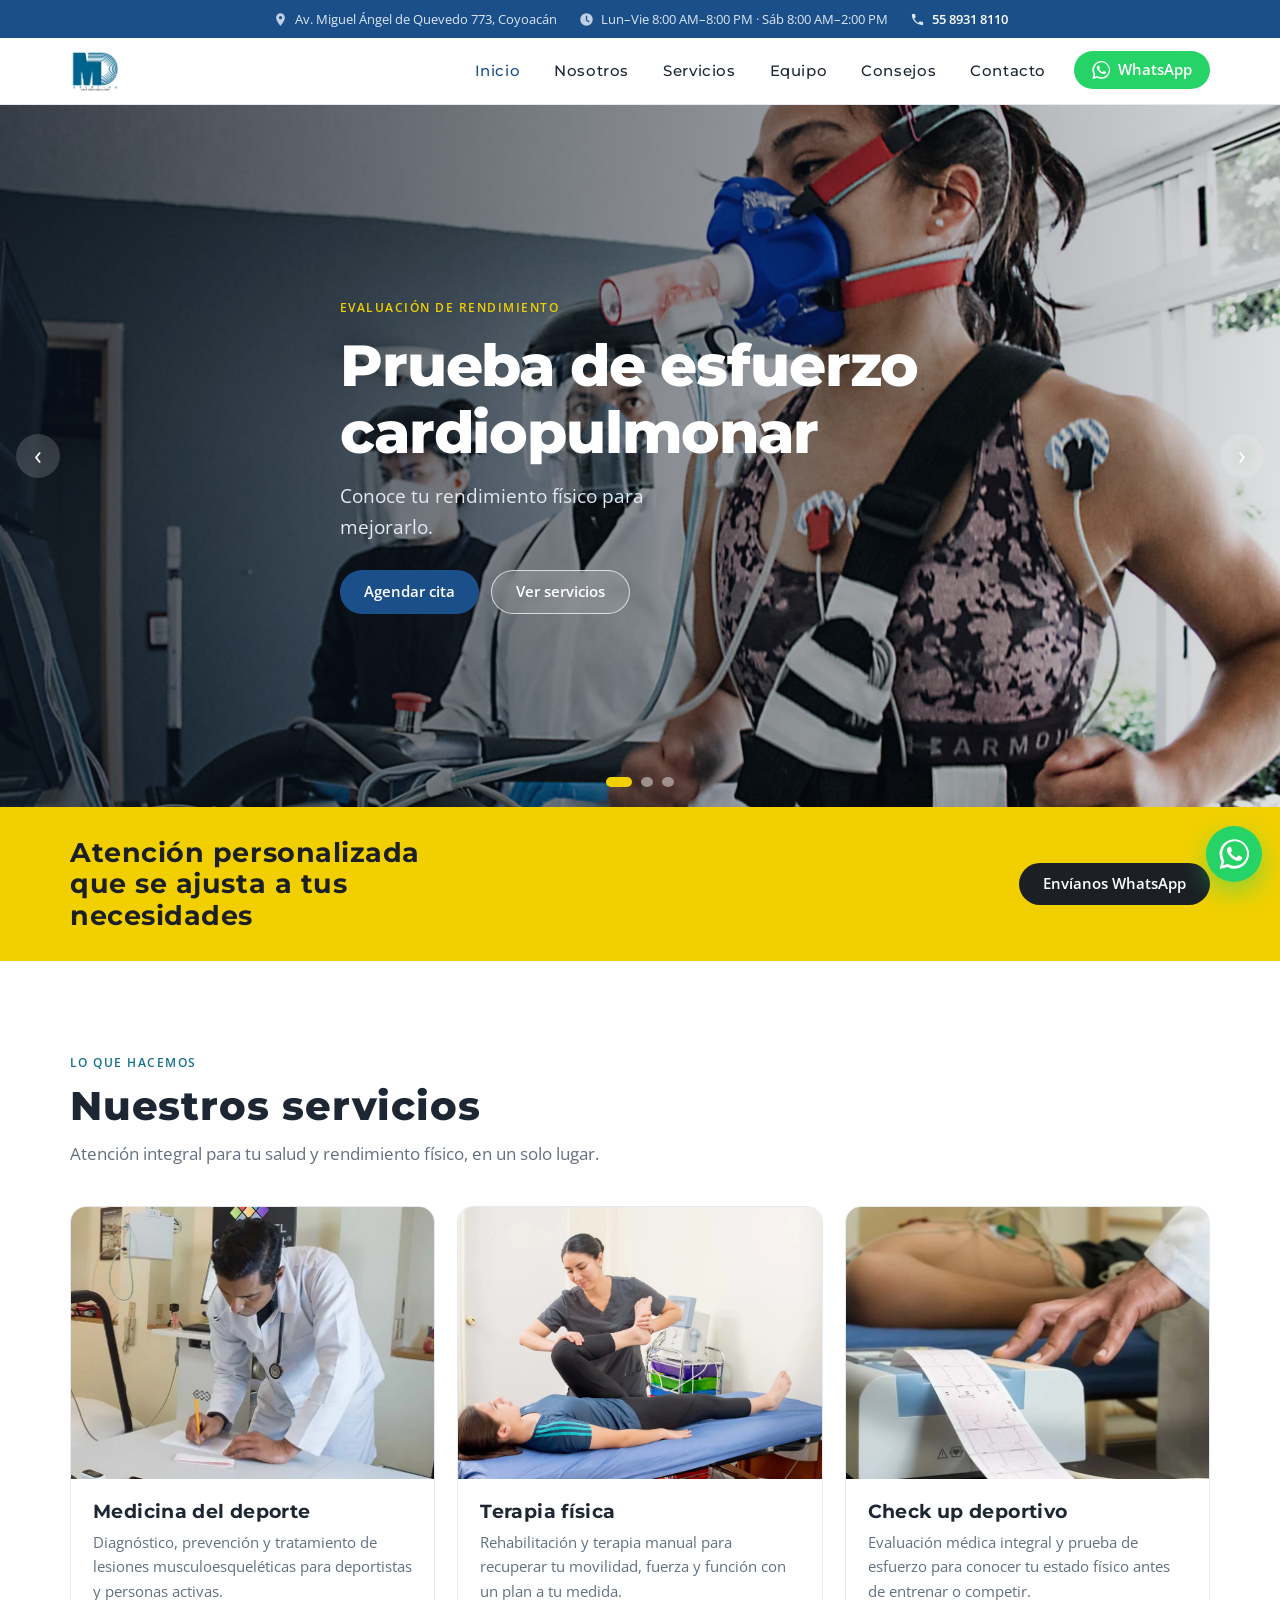
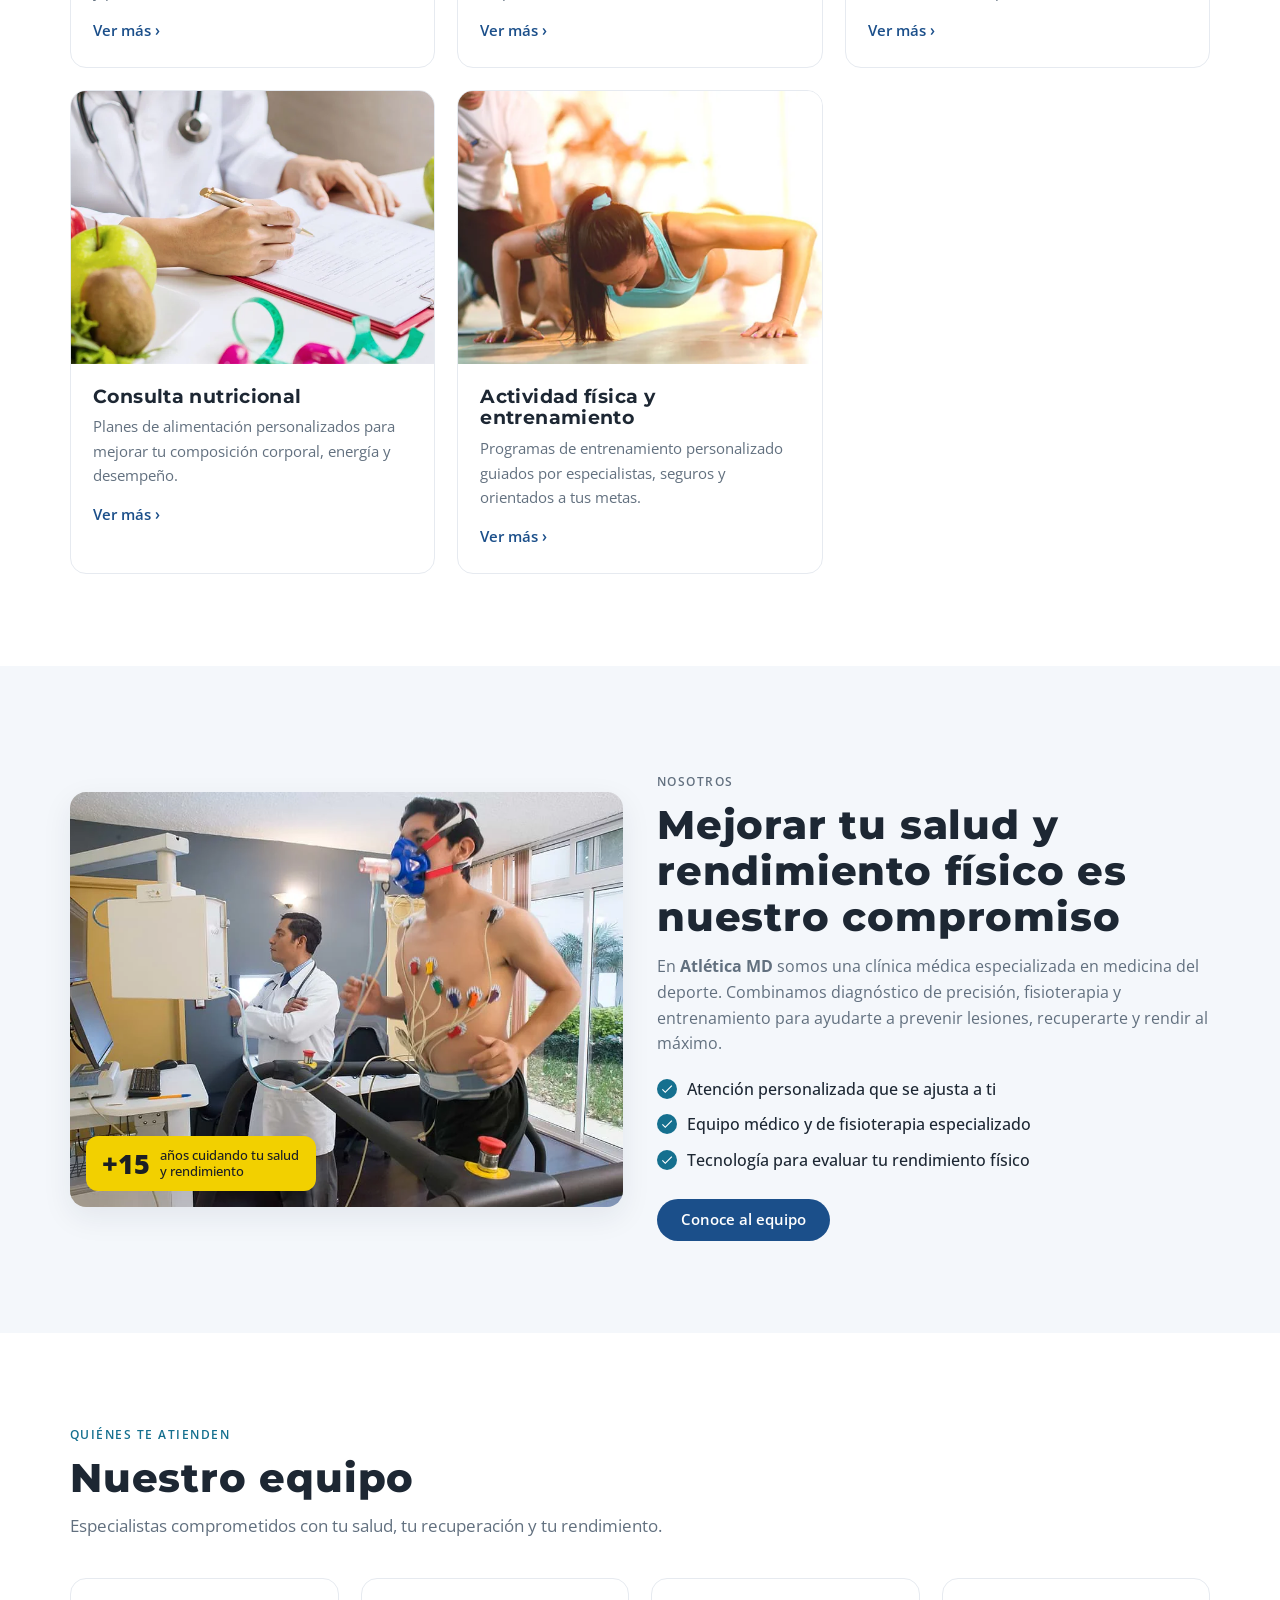
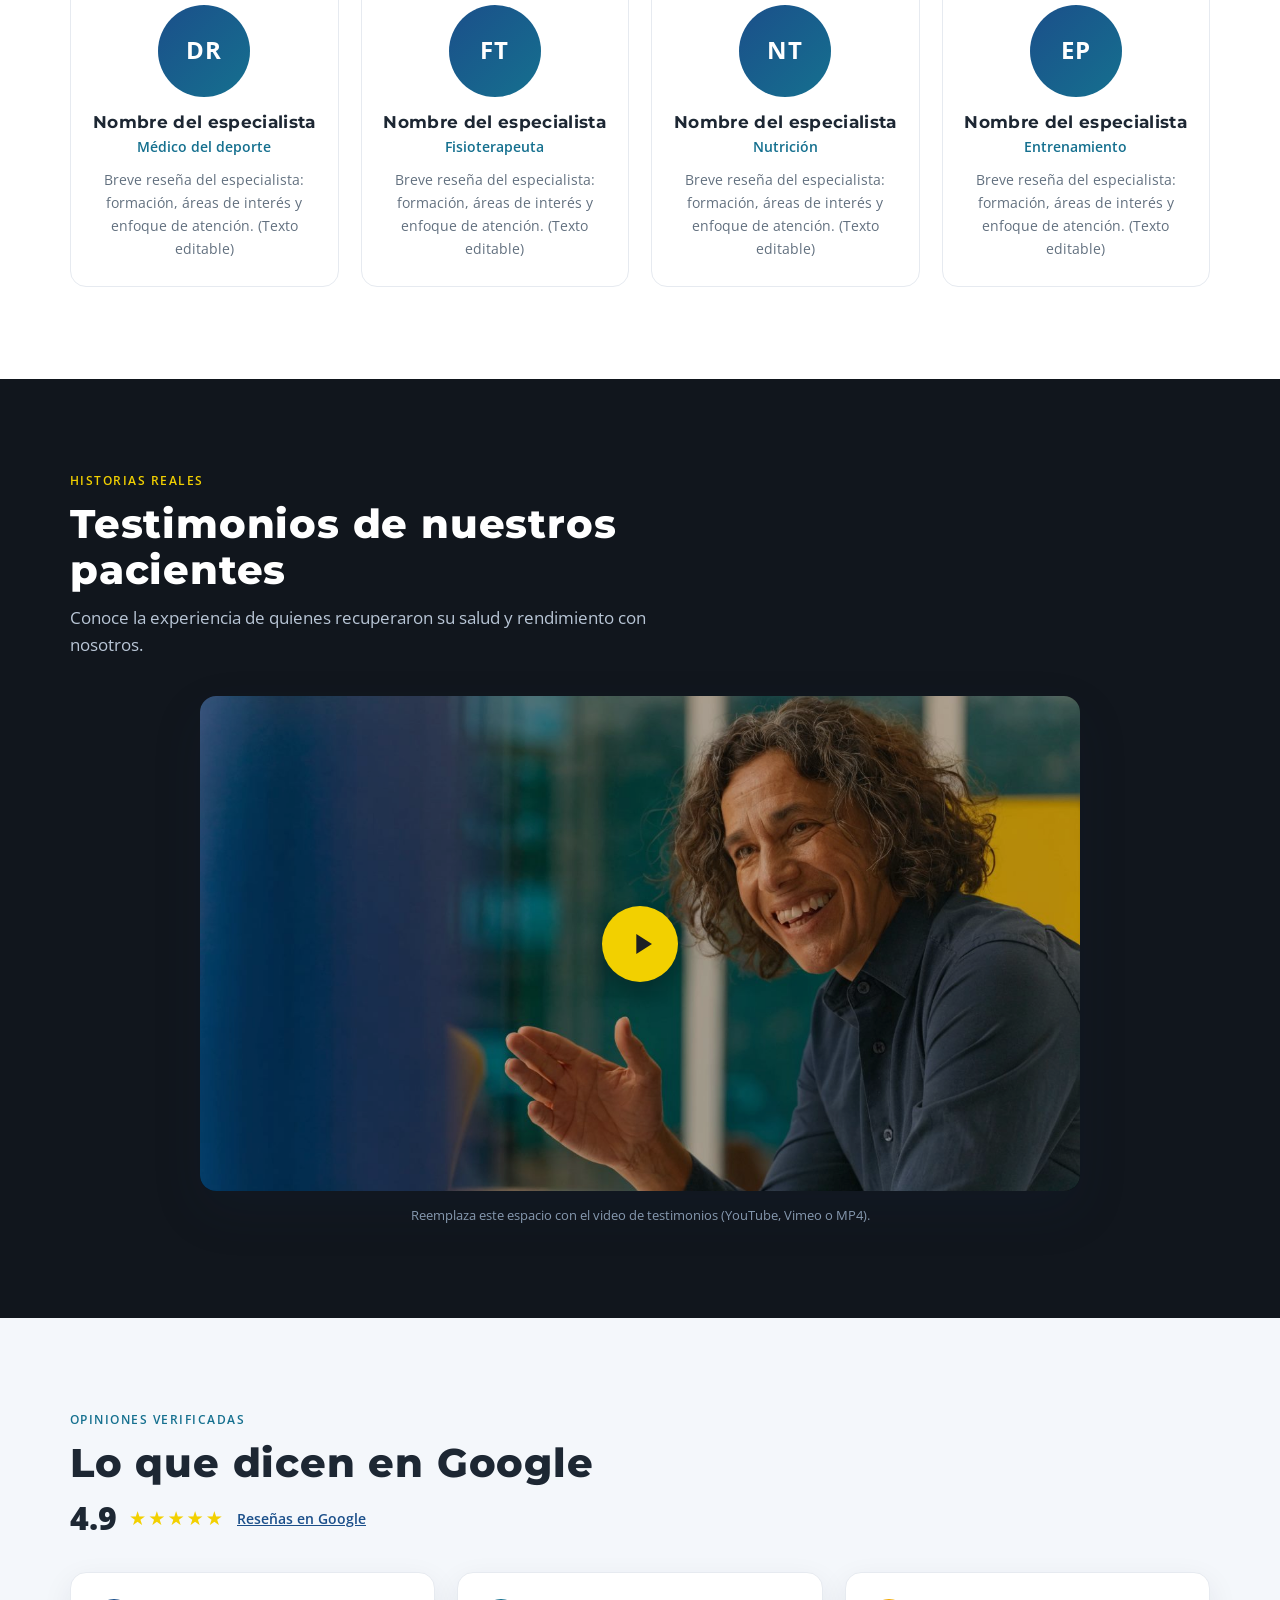
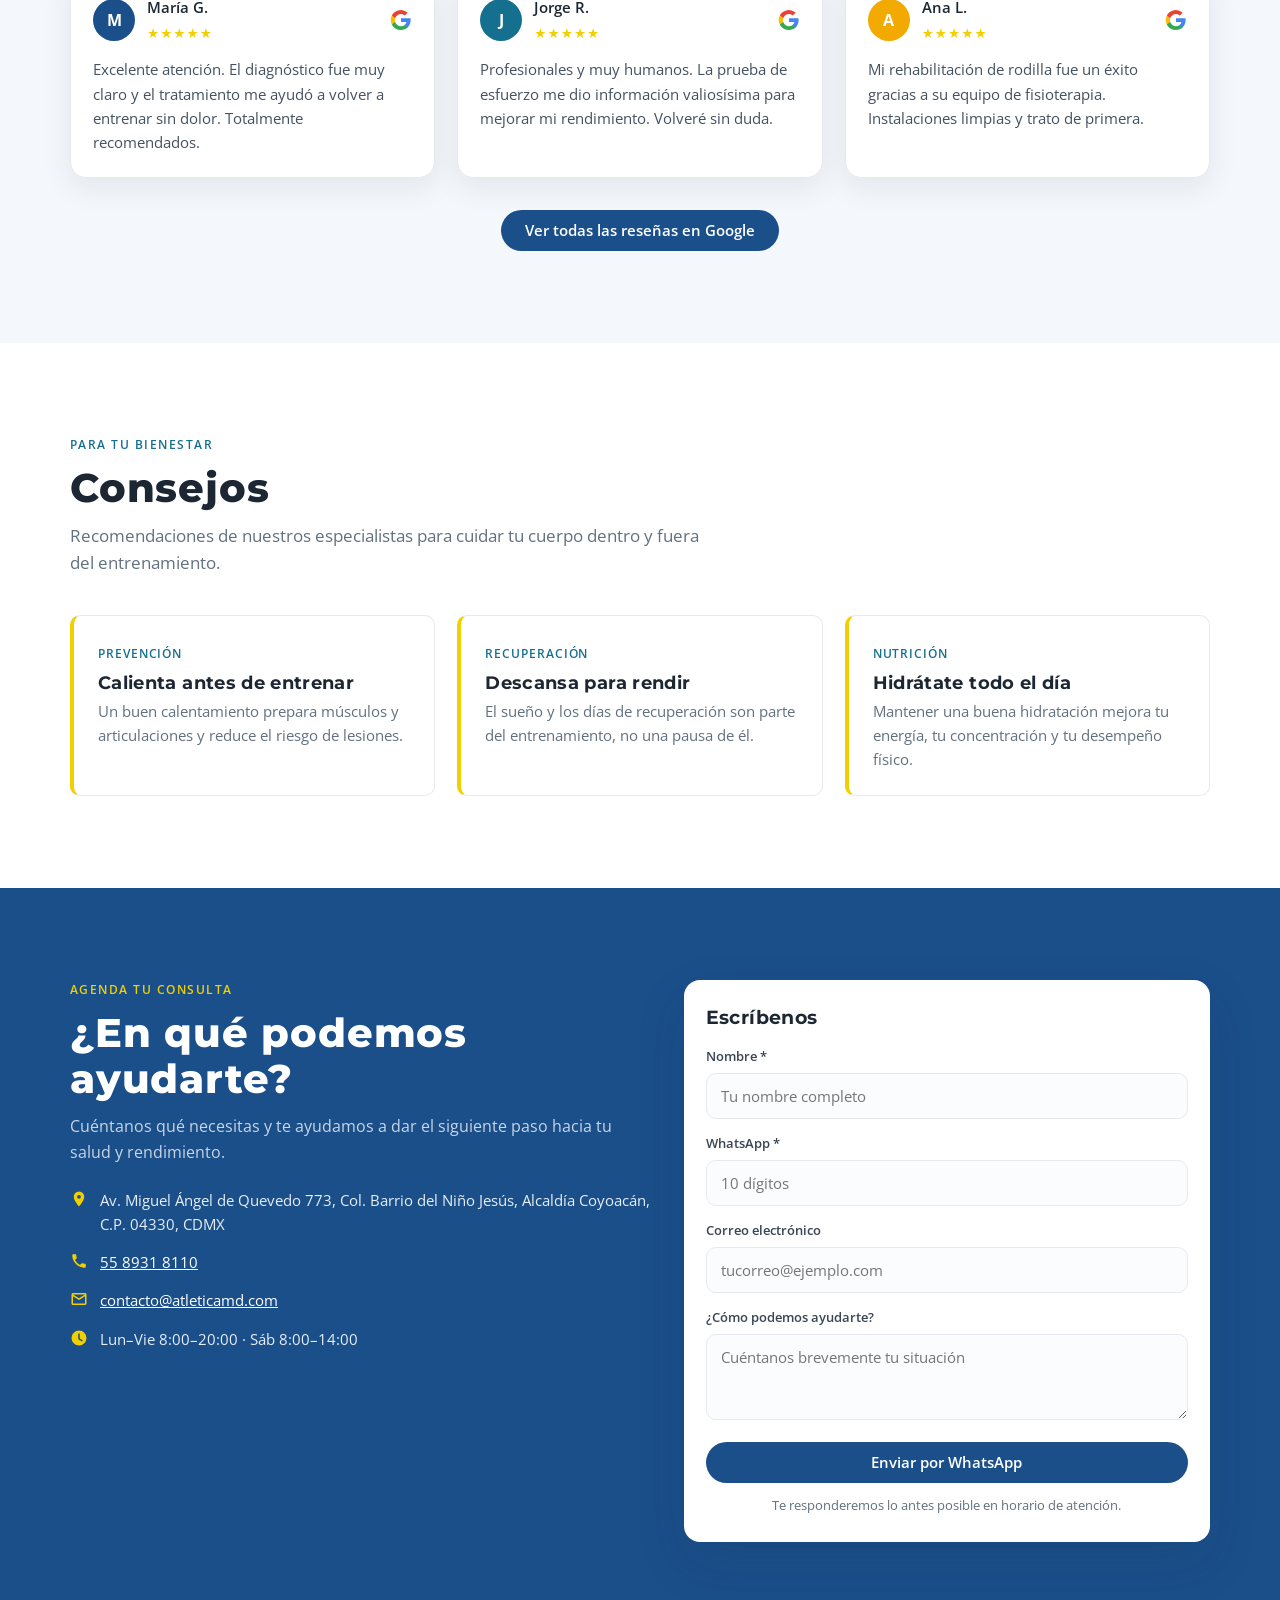
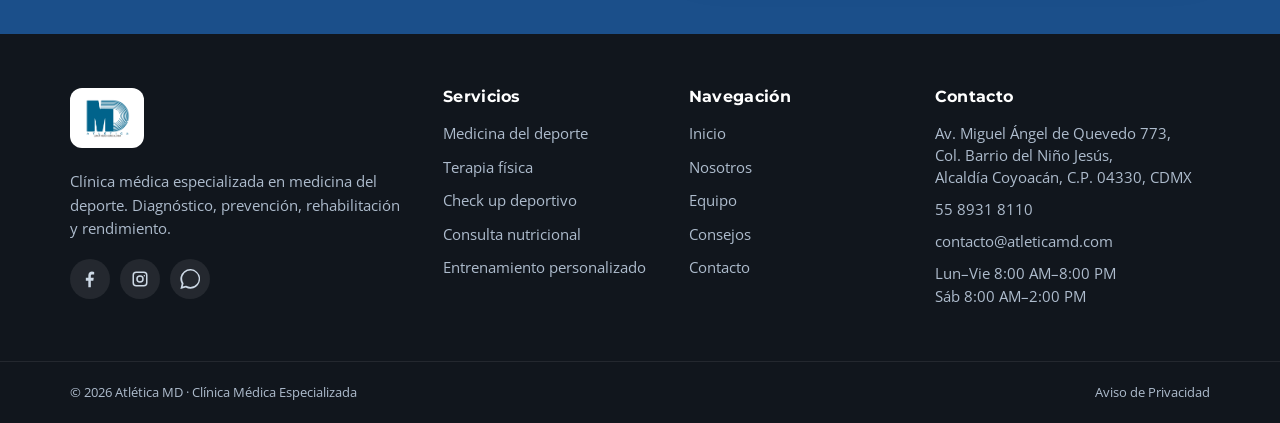
<file: index.html>
﻿<!DOCTYPE html>
<html lang="es">
<head>
  <meta charset="UTF-8" />
  <meta name="viewport" content="width=device-width, initial-scale=1.0" />
  <meta name="theme-color" content="#1B4F8A" />
  <title>Atlética MD · Clínica Médica Especializada en Medicina del Deporte</title>
  <meta name="description" content="Atlética MD, clínica médica especializada en medicina del deporte en Coyoacán, CDMX. Diagnóstico, prevención, fisioterapia, check up deportivo y entrenamiento personalizado." />

  <!-- Open Graph -->
  <meta property="og:title" content="Atlética MD · Clínica Médica Especializada" />
  <meta property="og:description" content="Medicina del deporte, fisioterapia y rehabilitación. Atención personalizada que se ajusta a tus necesidades." />
  <meta property="og:type" content="website" />
  <meta property="og:image" content="assets/img/hero-1.webp" />

  <link rel="icon" type="image/png" href="assets/img/logo.png" />

  <!-- Fonts -->
  <link rel="preconnect" href="https://fonts.googleapis.com" />
  <link rel="preconnect" href="https://fonts.gstatic.com" crossorigin />
  <link href="https://fonts.googleapis.com/css2?family=Montserrat:wght@400;500;600;700;800&family=Open+Sans:wght@300;400;500;600;700&display=swap" rel="stylesheet" />

  <link rel="stylesheet" href="css/styles.css" />
</head>
<body>

  <!-- ===================== HEADER ===================== -->
  <header class="header" id="top">
    <!-- Top utility bar -->
    <div class="topbar">
      <div class="container topbar__inner">
        <a class="topbar__item" href="https://maps.google.com/?q=Av.+Miguel+Ángel+de+Quevedo+773,+San+Francisco,+Coyoacán,+04330" target="_blank" rel="noopener">
          <svg class="ico" viewBox="0 0 24 24" aria-hidden="true"><path d="M12 2a7 7 0 0 0-7 7c0 5.25 7 13 7 13s7-7.75 7-13a7 7 0 0 0-7-7Zm0 9.5A2.5 2.5 0 1 1 12 6.5a2.5 2.5 0 0 1 0 5Z"/></svg>
          <span>Av. Miguel Ángel de Quevedo 773, Coyoacán</span>
        </a>
        <span class="topbar__item topbar__item--hours">
          <svg class="ico" viewBox="0 0 24 24" aria-hidden="true"><path d="M12 2a10 10 0 1 0 0 20 10 10 0 0 0 0-20Zm1 10.6 4 2.3-1 1.7-5-2.9V6h2v6.6Z"/></svg>
          <span>Lun–Vie 8:00 AM–8:00 PM · Sáb 8:00 AM–2:00 PM</span>
        </span>
        <a class="topbar__item topbar__item--phone" href="tel:+525589318110">
          <svg class="ico" viewBox="0 0 24 24" aria-hidden="true"><path d="M6.6 10.8a15.9 15.9 0 0 0 6.6 6.6l2.2-2.2c.3-.3.7-.4 1-.2 1.2.4 2.4.6 3.6.6.6 0 1 .4 1 1V20c0 .6-.4 1-1 1A17 17 0 0 1 3 4c0-.6.4-1 1-1h3.4c.6 0 1 .4 1 1 0 1.3.2 2.5.6 3.6.1.4 0 .8-.3 1l-2.1 2.2Z"/></svg>
          <span>55 8931 8110</span>
        </a>
      </div>
    </div>

    <!-- Main navigation -->
    <div class="nav">
      <div class="container nav__inner">
        <a class="brand" href="#top" aria-label="Atlética MD inicio">
          <img src="assets/img/logo.png" alt="Atlética MD · Clínica Médica Especializada" />
        </a>

        <nav class="menu" id="menu" aria-label="Menú principal">
          <a href="#top" class="menu__link is-active">Inicio</a>
          <a href="nosotros.html" class="menu__link">Nosotros</a>
          <a href="servicios.html" class="menu__link">Servicios</a>
          <a href="nosotros.html#equipo" class="menu__link">Equipo</a>
          <a href="consejos.html" class="menu__link">Consejos</a>
          <a href="contacto.html" class="menu__link">Contacto</a>
          <a href="https://wa.me/525528505387?text=Hola%2C%20quisiera%20m%C3%A1s%20informaci%C3%B3n%20de%20sus%20servicios" class="btn btn--wa menu__cta" target="_blank" rel="noopener">
            <svg class="ico" viewBox="0 0 24 24" aria-hidden="true"><path d="M20.5 3.5A11.8 11.8 0 0 0 2 17.8L.5 24l6.4-1.7a11.9 11.9 0 0 0 5.7 1.5A11.9 11.9 0 0 0 20.5 3.5ZM12.6 21.6a9.8 9.8 0 0 1-5-1.4l-.4-.2-3.8 1 1-3.7-.2-.4a9.9 9.9 0 1 1 8.4 4.7Zm5.4-7.4c-.3-.1-1.8-.9-2-1s-.5-.2-.7.2-.8 1-1 1.2-.4.2-.7 0a8 8 0 0 1-2.4-1.5 9 9 0 0 1-1.6-2c-.2-.3 0-.5.1-.7l.5-.5c.1-.2.2-.3.3-.5s0-.4 0-.5l-1-2.3c-.2-.6-.5-.5-.7-.5h-.6a1.1 1.1 0 0 0-.8.4 3.4 3.4 0 0 0-1 2.5 5.8 5.8 0 0 0 1.2 3.1 13.4 13.4 0 0 0 5.2 4.6c.7.3 1.3.5 1.7.6a4.2 4.2 0 0 0 1.9.1 3.1 3.1 0 0 0 2-1.4 2.5 2.5 0 0 0 .2-1.4c-.1-.2-.3-.2-.6-.3Z"/></svg>
            WhatsApp
          </a>
        </nav>

        <button class="hamburger" id="hamburger" aria-label="Abrir menú" aria-expanded="false" aria-controls="menu">
          <span></span><span></span><span></span>
        </button>
      </div>
    </div>
  </header>

  <!-- ===================== HERO SLIDER ===================== -->
  <section class="hero" id="inicio" aria-label="Destacados">
    <div class="hero__track" id="heroTrack">

      <article class="slide is-active">
        <img class="slide__bg" src="assets/img/hero-1.webp" alt="" aria-hidden="true" fetchpriority="high" />
        <div class="container slide__inner">
          <p class="slide__eyebrow">Evaluación de rendimiento</p>
          <h1 class="slide__title">Prueba de esfuerzo<br>cardiopulmonar</h1>
          <p class="slide__text">Conoce tu rendimiento físico para mejorarlo.</p>
          <div class="slide__actions">
            <a href="#contacto" class="btn btn--solid">Agendar cita</a>
            <a href="#servicios" class="btn btn--ghost">Ver servicios</a>
          </div>
        </div>
      </article>

      <article class="slide">
        <img class="slide__bg" src="assets/img/hero-2.webp" alt="" aria-hidden="true" loading="lazy" />
        <div class="container slide__inner">
          <p class="slide__eyebrow">Especialistas</p>
          <h1 class="slide__title">Medicina del Deporte</h1>
          <p class="slide__text">Expertos en diagnóstico, prevención y tratamiento de lesiones musculoesqueléticas.</p>
          <div class="slide__actions">
            <a href="#contacto" class="btn btn--solid">Agendar cita</a>
            <a href="#nosotros" class="btn btn--ghost">Conócenos</a>
          </div>
        </div>
      </article>

      <article class="slide">
        <img class="slide__bg" src="assets/img/hero-3.webp" alt="" aria-hidden="true" loading="lazy" />
        <div class="container slide__inner">
          <p class="slide__eyebrow">Fisioterapia</p>
          <h1 class="slide__title">Fisioterapia y<br>Rehabilitación</h1>
          <p class="slide__text">Recupera la función, mejora tu calidad de vida.</p>
          <div class="slide__actions">
            <a href="#contacto" class="btn btn--solid">Agendar cita</a>
            <a href="#servicios" class="btn btn--ghost">Ver servicios</a>
          </div>
        </div>
      </article>

    </div>

    <button class="hero__arrow hero__arrow--prev" id="heroPrev" aria-label="Anterior">&#8249;</button>
    <button class="hero__arrow hero__arrow--next" id="heroNext" aria-label="Siguiente">&#8250;</button>
    <div class="hero__dots" id="heroDots" aria-label="Seleccionar diapositiva"></div>
  </section>

  <!-- ===================== YELLOW STRIP ===================== -->
  <section class="strip">
    <div class="container strip__inner">
      <h2 class="strip__title">Atención personalizada que se ajusta a tus necesidades</h2>
      <a href="https://wa.me/525528505387?text=Hola%2C%20quisiera%20m%C3%A1s%20informaci%C3%B3n%20de%20sus%20servicios" class="btn btn--dark" target="_blank" rel="noopener">Envíanos WhatsApp</a>
    </div>
  </section>

  <!-- ===================== SERVICIOS ===================== -->
  <section class="section" id="servicios">
    <div class="container">
      <header class="section__head reveal">
        <p class="eyebrow">Lo que hacemos</p>
        <h2 class="section__title">Nuestros servicios</h2>
        <p class="section__lead">Atención integral para tu salud y rendimiento físico, en un solo lugar.</p>
      </header>

      <div class="grid grid--services">

        <article class="card reveal">
          <div class="card__media"><img src="assets/img/serv-medicina.webp" alt="Consulta de medicina del deporte" loading="lazy" /></div>
          <div class="card__body">
            <h3 class="card__title">Medicina del deporte</h3>
            <p class="card__text">Diagnóstico, prevención y tratamiento de lesiones musculoesqueléticas para deportistas y personas activas.</p>
            <a class="card__link" href="#contacto">Ver más <span aria-hidden="true">›</span></a>
          </div>
        </article>

        <article class="card reveal">
          <div class="card__media"><img src="assets/img/serv-terapia.webp" alt="Sesión de terapia física" loading="lazy" /></div>
          <div class="card__body">
            <h3 class="card__title">Terapia física</h3>
            <p class="card__text">Rehabilitación y terapia manual para recuperar tu movilidad, fuerza y función con un plan a tu medida.</p>
            <a class="card__link" href="#contacto">Ver más <span aria-hidden="true">›</span></a>
          </div>
        </article>

        <article class="card reveal">
          <div class="card__media"><img src="assets/img/serv-checkup.webp" alt="Check up deportivo" loading="lazy" /></div>
          <div class="card__body">
            <h3 class="card__title">Check up deportivo</h3>
            <p class="card__text">Evaluación médica integral y prueba de esfuerzo para conocer tu estado físico antes de entrenar o competir.</p>
            <a class="card__link" href="#contacto">Ver más <span aria-hidden="true">›</span></a>
          </div>
        </article>

        <article class="card reveal">
          <div class="card__media"><img src="assets/img/serv-nutricion.webp" alt="Consulta nutricional" loading="lazy" /></div>
          <div class="card__body">
            <h3 class="card__title">Consulta nutricional</h3>
            <p class="card__text">Planes de alimentación personalizados para mejorar tu composición corporal, energía y desempeño.</p>
            <a class="card__link" href="#contacto">Ver más <span aria-hidden="true">›</span></a>
          </div>
        </article>

        <article class="card reveal">
          <div class="card__media"><img src="assets/img/serv-entrenamiento.webp" alt="Entrenamiento personalizado" loading="lazy" /></div>
          <div class="card__body">
            <h3 class="card__title">Actividad física y entrenamiento</h3>
            <p class="card__text">Programas de entrenamiento personalizado guiados por especialistas, seguros y orientados a tus metas.</p>
            <a class="card__link" href="#contacto">Ver más <span aria-hidden="true">›</span></a>
          </div>
        </article>

      </div>
    </div>
  </section>

  <!-- ===================== NOSOTROS ===================== -->
  <section class="section section--alt" id="nosotros">
    <div class="container about">
      <div class="about__media reveal">
        <img src="assets/img/hero-2.webp" alt="Especialistas de Atlética MD en consulta" loading="lazy" />
        <div class="about__badge">
          <strong>+15</strong>
          <span>años cuidando tu salud y rendimiento</span>
        </div>
      </div>
      <div class="about__content reveal">
        <p class="eyebrow">Nosotros</p>
        <h2 class="section__title">Mejorar tu salud y rendimiento físico es nuestro compromiso</h2>
        <p>En <strong>Atlética MD</strong> somos una clínica médica especializada en medicina del deporte. Combinamos diagnóstico de precisión, fisioterapia y entrenamiento para ayudarte a prevenir lesiones, recuperarte y rendir al máximo.</p>
        <ul class="checklist">
          <li>Atención personalizada que se ajusta a ti</li>
          <li>Equipo médico y de fisioterapia especializado</li>
          <li>Tecnología para evaluar tu rendimiento físico</li>
        </ul>
        <a href="nosotros.html#equipo" class="btn btn--solid">Conoce al equipo</a>
      </div>
    </div>
  </section>

  <!-- ===================== EQUIPO (NUEVO) ===================== -->
  <section class="section" id="equipo">
    <div class="container">
      <header class="section__head reveal">
        <p class="eyebrow">Quiénes te atienden</p>
        <h2 class="section__title">Nuestro equipo</h2>
        <p class="section__lead">Especialistas comprometidos con tu salud, tu recuperación y tu rendimiento.</p>
      </header>

      <div class="grid grid--team">

        <article class="member reveal">
          <div class="member__photo" data-initials="DR"></div>
          <h3 class="member__name">Nombre del especialista</h3>
          <p class="member__role">Médico del deporte</p>
          <p class="member__bio">Breve reseña del especialista: formación, áreas de interés y enfoque de atención. (Texto editable)</p>
        </article>

        <article class="member reveal">
          <div class="member__photo" data-initials="FT"></div>
          <h3 class="member__name">Nombre del especialista</h3>
          <p class="member__role">Fisioterapeuta</p>
          <p class="member__bio">Breve reseña del especialista: formación, áreas de interés y enfoque de atención. (Texto editable)</p>
        </article>

        <article class="member reveal">
          <div class="member__photo" data-initials="NT"></div>
          <h3 class="member__name">Nombre del especialista</h3>
          <p class="member__role">Nutrición</p>
          <p class="member__bio">Breve reseña del especialista: formación, áreas de interés y enfoque de atención. (Texto editable)</p>
        </article>

        <article class="member reveal">
          <div class="member__photo" data-initials="EP"></div>
          <h3 class="member__name">Nombre del especialista</h3>
          <p class="member__role">Entrenamiento</p>
          <p class="member__bio">Breve reseña del especialista: formación, áreas de interés y enfoque de atención. (Texto editable)</p>
        </article>

      </div>
    </div>
  </section>

  <!-- ===================== VIDEO TESTIMONIOS (NUEVO) ===================== -->
  <section class="section section--dark" id="testimonios">
    <div class="container">
      <header class="section__head section__head--light reveal">
        <p class="eyebrow eyebrow--light">Historias reales</p>
        <h2 class="section__title">Testimonios de nuestros pacientes</h2>
        <p class="section__lead">Conoce la experiencia de quienes recuperaron su salud y rendimiento con nosotros.</p>
      </header>

      <div class="video reveal" id="video">
        <div class="video__frame" id="videoFrame" data-video="" tabindex="0" role="button" aria-label="Reproducir video de testimonios">
          <img src="assets/img/video-poster.jpg" alt="Testimonio de paciente de Atlética MD" loading="lazy" />
          <button class="video__play" aria-hidden="true">
            <svg viewBox="0 0 24 24"><path d="M8 5v14l11-7z"/></svg>
          </button>
        </div>
        <p class="video__hint">Reemplaza este espacio con el video de testimonios (YouTube, Vimeo o MP4).</p>
      </div>
    </div>
  </section>

  <!-- ===================== RESEÑAS GOOGLE (NUEVO) ===================== -->
  <section class="section section--alt" id="resenas">
    <div class="container">
      <header class="section__head reveal">
        <p class="eyebrow">Opiniones verificadas</p>
        <h2 class="section__title">Lo que dicen en Google</h2>
        <div class="rating reveal">
          <span class="rating__score">4.9</span>
          <span class="stars" aria-label="4.9 de 5 estrellas">★★★★★</span>
          <a class="rating__link" href="https://www.google.com/search?q=atletica+md+mexico#lrd=0x85d1ff8e3e71bf6d:0xc3d33940ddb44867,1" target="_blank" rel="noopener">Reseñas en Google</a>
        </div>
      </header>

      <div class="grid grid--reviews">

        <figure class="review reveal">
          <div class="review__top">
            <span class="review__avatar" style="--c:#1B4F8A">M</span>
            <div>
              <figcaption class="review__name">María G.</figcaption>
              <span class="stars stars--sm" aria-label="5 estrellas">★★★★★</span>
            </div>
            <svg class="review__g" viewBox="0 0 24 24" aria-hidden="true"><path fill="#4285F4" d="M22.5 12.2c0-.7-.1-1.4-.2-2H12v3.9h5.9a5 5 0 0 1-2.2 3.3v2.7h3.5c2-1.9 3.3-4.7 3.3-7.9Z"/><path fill="#34A853" d="M12 23c3 0 5.5-1 7.3-2.7l-3.5-2.7c-1 .7-2.3 1.1-3.8 1.1-2.9 0-5.4-2-6.3-4.6H2v2.8A11 11 0 0 0 12 23Z"/><path fill="#FBBC05" d="M5.7 14.1a6.6 6.6 0 0 1 0-4.2V7.1H2a11 11 0 0 0 0 9.8l3.7-2.8Z"/><path fill="#EA4335" d="M12 5.4c1.6 0 3 .6 4.2 1.7l3.1-3.1A11 11 0 0 0 2 7.1l3.7 2.8C6.6 7.4 9.1 5.4 12 5.4Z"/></svg>
          </div>
          <blockquote class="review__text">Excelente atención. El diagnóstico fue muy claro y el tratamiento me ayudó a volver a entrenar sin dolor. Totalmente recomendados.</blockquote>
        </figure>

        <figure class="review reveal">
          <div class="review__top">
            <span class="review__avatar" style="--c:#15708F">J</span>
            <div>
              <figcaption class="review__name">Jorge R.</figcaption>
              <span class="stars stars--sm" aria-label="5 estrellas">★★★★★</span>
            </div>
            <svg class="review__g" viewBox="0 0 24 24" aria-hidden="true"><path fill="#4285F4" d="M22.5 12.2c0-.7-.1-1.4-.2-2H12v3.9h5.9a5 5 0 0 1-2.2 3.3v2.7h3.5c2-1.9 3.3-4.7 3.3-7.9Z"/><path fill="#34A853" d="M12 23c3 0 5.5-1 7.3-2.7l-3.5-2.7c-1 .7-2.3 1.1-3.8 1.1-2.9 0-5.4-2-6.3-4.6H2v2.8A11 11 0 0 0 12 23Z"/><path fill="#FBBC05" d="M5.7 14.1a6.6 6.6 0 0 1 0-4.2V7.1H2a11 11 0 0 0 0 9.8l3.7-2.8Z"/><path fill="#EA4335" d="M12 5.4c1.6 0 3 .6 4.2 1.7l3.1-3.1A11 11 0 0 0 2 7.1l3.7 2.8C6.6 7.4 9.1 5.4 12 5.4Z"/></svg>
          </div>
          <blockquote class="review__text">Profesionales y muy humanos. La prueba de esfuerzo me dio información valiosísima para mejorar mi rendimiento. Volveré sin duda.</blockquote>
        </figure>

        <figure class="review reveal">
          <div class="review__top">
            <span class="review__avatar" style="--c:#F2A900">A</span>
            <div>
              <figcaption class="review__name">Ana L.</figcaption>
              <span class="stars stars--sm" aria-label="5 estrellas">★★★★★</span>
            </div>
            <svg class="review__g" viewBox="0 0 24 24" aria-hidden="true"><path fill="#4285F4" d="M22.5 12.2c0-.7-.1-1.4-.2-2H12v3.9h5.9a5 5 0 0 1-2.2 3.3v2.7h3.5c2-1.9 3.3-4.7 3.3-7.9Z"/><path fill="#34A853" d="M12 23c3 0 5.5-1 7.3-2.7l-3.5-2.7c-1 .7-2.3 1.1-3.8 1.1-2.9 0-5.4-2-6.3-4.6H2v2.8A11 11 0 0 0 12 23Z"/><path fill="#FBBC05" d="M5.7 14.1a6.6 6.6 0 0 1 0-4.2V7.1H2a11 11 0 0 0 0 9.8l3.7-2.8Z"/><path fill="#EA4335" d="M12 5.4c1.6 0 3 .6 4.2 1.7l3.1-3.1A11 11 0 0 0 2 7.1l3.7 2.8C6.6 7.4 9.1 5.4 12 5.4Z"/></svg>
          </div>
          <blockquote class="review__text">Mi rehabilitación de rodilla fue un éxito gracias a su equipo de fisioterapia. Instalaciones limpias y trato de primera.</blockquote>
        </figure>

      </div>

      <div class="resenas__cta reveal">
        <a class="btn btn--solid" href="https://www.google.com/search?q=atletica+md+mexico#lrd=0x85d1ff8e3e71bf6d:0xc3d33940ddb44867,1" target="_blank" rel="noopener">Ver todas las reseñas en Google</a>
      </div>
    </div>
  </section>

  <!-- ===================== CONSEJOS ===================== -->
  <section class="section" id="consejos">
    <div class="container">
      <header class="section__head reveal">
        <p class="eyebrow">Para tu bienestar</p>
        <h2 class="section__title">Consejos</h2>
        <p class="section__lead">Recomendaciones de nuestros especialistas para cuidar tu cuerpo dentro y fuera del entrenamiento.</p>
      </header>

      <div class="grid grid--tips">
        <article class="tip reveal">
          <span class="tip__tag">Prevención</span>
          <h3 class="tip__title">Calienta antes de entrenar</h3>
          <p class="tip__text">Un buen calentamiento prepara músculos y articulaciones y reduce el riesgo de lesiones.</p>
        </article>
        <article class="tip reveal">
          <span class="tip__tag">Recuperación</span>
          <h3 class="tip__title">Descansa para rendir</h3>
          <p class="tip__text">El sueño y los días de recuperación son parte del entrenamiento, no una pausa de él.</p>
        </article>
        <article class="tip reveal">
          <span class="tip__tag">Nutrición</span>
          <h3 class="tip__title">Hidrátate todo el día</h3>
          <p class="tip__text">Mantener una buena hidratación mejora tu energía, tu concentración y tu desempeño físico.</p>
        </article>
      </div>
    </div>
  </section>

  <!-- ===================== CONTACTO / CTA ===================== -->
  <section class="section section--cta" id="contacto">
    <div class="container cta">
      <div class="cta__info reveal">
        <p class="eyebrow eyebrow--light">Agenda tu consulta</p>
        <h2 class="section__title">¿En qué podemos ayudarte?</h2>
        <p class="cta__lead">Cuéntanos qué necesitas y te ayudamos a dar el siguiente paso hacia tu salud y rendimiento.</p>
        <ul class="cta__list">
          <li>
            <svg class="ico" viewBox="0 0 24 24" aria-hidden="true"><path d="M12 2a7 7 0 0 0-7 7c0 5.25 7 13 7 13s7-7.75 7-13a7 7 0 0 0-7-7Zm0 9.5A2.5 2.5 0 1 1 12 6.5a2.5 2.5 0 0 1 0 5Z"/></svg>
            Av. Miguel Ángel de Quevedo 773, Col. Barrio del Niño Jesús, Alcaldía Coyoacán, C.P. 04330, CDMX
          </li>
          <li>
            <svg class="ico" viewBox="0 0 24 24" aria-hidden="true"><path d="M6.6 10.8a15.9 15.9 0 0 0 6.6 6.6l2.2-2.2c.3-.3.7-.4 1-.2 1.2.4 2.4.6 3.6.6.6 0 1 .4 1 1V20c0 .6-.4 1-1 1A17 17 0 0 1 3 4c0-.6.4-1 1-1h3.4c.6 0 1 .4 1 1 0 1.3.2 2.5.6 3.6.1.4 0 .8-.3 1l-2.1 2.2Z"/></svg>
            <a href="tel:+525589318110">55 8931 8110</a>
          </li>
          <li>
            <svg class="ico" viewBox="0 0 24 24" aria-hidden="true"><path d="M4 4h16c1.1 0 2 .9 2 2v12c0 1.1-.9 2-2 2H4c-1.1 0-2-.9-2-2V6c0-1.1.9-2 2-2Zm8 7 8-5H4l8 5Zm0 2.2L4 8.2V18h16V8.2l-8 5Z"/></svg>
            <a href="mailto:contacto@atleticamd.com">contacto@atleticamd.com</a>
          </li>
          <li>
            <svg class="ico" viewBox="0 0 24 24" aria-hidden="true"><path d="M12 2a10 10 0 1 0 0 20 10 10 0 0 0 0-20Zm1 10.6 4 2.3-1 1.7-5-2.9V6h2v6.6Z"/></svg>
            Lun–Vie 8:00–20:00 · Sáb 8:00–14:00
          </li>
        </ul>
      </div>

      <form class="cta__form reveal" id="contactForm" novalidate>
        <h3 class="cta__form-title">Escríbenos</h3>
        <div class="field">
          <label for="f-name">Nombre *</label>
          <input type="text" id="f-name" name="name" placeholder="Tu nombre completo" required />
        </div>
        <div class="field">
          <label for="f-whatsapp">WhatsApp *</label>
          <input type="tel" id="f-whatsapp" name="whatsapp" placeholder="10 dígitos" required />
        </div>
        <div class="field">
          <label for="f-email">Correo electrónico</label>
          <input type="email" id="f-email" name="email" placeholder="tucorreo@ejemplo.com" />
        </div>
        <div class="field">
          <label for="f-howhelp">¿Cómo podemos ayudarte?</label>
          <textarea id="f-howhelp" name="howhelp" rows="3" placeholder="Cuéntanos brevemente tu situación"></textarea>
        </div>
        <button type="submit" class="btn btn--solid btn--block">Enviar por WhatsApp</button>
        <p class="cta__form-note">Te responderemos lo antes posible en horario de atención.</p>
      </form>
    </div>
  </section>

  <!-- ===================== FOOTER ===================== -->
  <footer class="footer">
    <div class="container footer__grid">
      <div class="footer__brand">
        <div class="footer__logo">
          <img src="assets/img/logo.png" alt="Atlética MD" />
        </div>
        <p>Clínica médica especializada en medicina del deporte. Diagnóstico, prevención, rehabilitación y rendimiento.</p>
        <div class="social">
          <a href="#" aria-label="Facebook" target="_blank" rel="noopener"><svg viewBox="0 0 24 24"><path d="M13 22v-8h3l.5-3.5H13V8.3c0-1 .3-1.7 1.8-1.7H17V3.5A24 24 0 0 0 14.4 3C11.9 3 10 4.5 10 7.7v2.8H7V14h3v8h3Z"/></svg></a>
          <a href="#" aria-label="Instagram" target="_blank" rel="noopener"><svg viewBox="0 0 24 24"><path d="M12 9.3A2.7 2.7 0 1 0 12 14.7 2.7 2.7 0 0 0 12 9.3Zm5.2-2.1a.9.9 0 1 0 0 1.8.9.9 0 0 0 0-1.8ZM12 7.5a4.5 4.5 0 1 1 0 9 4.5 4.5 0 0 1 0-9ZM7.5 3h9A4.5 4.5 0 0 1 21 7.5v9a4.5 4.5 0 0 1-4.5 4.5h-9A4.5 4.5 0 0 1 3 16.5v-9A4.5 4.5 0 0 1 7.5 3Zm0 1.8A2.7 2.7 0 0 0 4.8 7.5v9a2.7 2.7 0 0 0 2.7 2.7h9a2.7 2.7 0 0 0 2.7-2.7v-9a2.7 2.7 0 0 0-2.7-2.7h-9Z"/></svg></a>
          <a href="https://wa.me/525528505387" aria-label="WhatsApp" target="_blank" rel="noopener"><svg viewBox="0 0 24 24"><path d="M20.5 3.5A11.8 11.8 0 0 0 2 17.8L.5 24l6.4-1.7a11.9 11.9 0 0 0 5.7 1.5A11.9 11.9 0 0 0 20.5 3.5Zm-8 18.1a9.8 9.8 0 0 1-5-1.4l-.4-.2-3.8 1 1-3.7-.2-.4a9.9 9.9 0 1 1 8.4 4.7Z"/></svg></a>
        </div>
      </div>

      <div class="footer__col">
        <h4>Servicios</h4>
        <ul>
          <li><a href="servicios.html#medicina">Medicina del deporte</a></li>
          <li><a href="servicios.html#terapia">Terapia física</a></li>
          <li><a href="servicios.html#checkup">Check up deportivo</a></li>
          <li><a href="servicios.html#nutricion">Consulta nutricional</a></li>
          <li><a href="servicios.html#entrenamiento">Entrenamiento personalizado</a></li>
        </ul>
      </div>

      <div class="footer__col">
        <h4>Navegación</h4>
        <ul>
          <li><a href="#inicio">Inicio</a></li>
          <li><a href="nosotros.html">Nosotros</a></li>
          <li><a href="nosotros.html#equipo">Equipo</a></li>
          <li><a href="#consejos">Consejos</a></li>
          <li><a href="contacto.html">Contacto</a></li>
        </ul>
      </div>

      <div class="footer__col">
        <h4>Contacto</h4>
        <ul class="footer__contact">
          <li>Av. Miguel Ángel de Quevedo 773,<br>Col. Barrio del Niño Jesús,<br>Alcaldía Coyoacán, C.P. 04330, CDMX</li>
          <li><a href="tel:+525589318110">55 8931 8110</a></li>
          <li><a href="mailto:contacto@atleticamd.com">contacto@atleticamd.com</a></li>
          <li>Lun–Vie 8:00 AM–8:00 PM<br>Sáb 8:00 AM–2:00 PM</li>
        </ul>
      </div>
    </div>

    <div class="footer__bar">
      <div class="container footer__bar-inner">
        <p>© <span id="year"></span> Atlética MD · Clínica Médica Especializada</p>
        <a href="#">Aviso de Privacidad</a>
      </div>
    </div>
  </footer>

  <!-- Floating WhatsApp -->
  <a class="wa-float" href="https://wa.me/525528505387?text=Hola%2C%20quisiera%20m%C3%A1s%20informaci%C3%B3n%20de%20sus%20servicios" target="_blank" rel="noopener" aria-label="Escríbenos por WhatsApp">
    <svg viewBox="0 0 24 24"><path d="M20.5 3.5A11.8 11.8 0 0 0 2 17.8L.5 24l6.4-1.7a11.9 11.9 0 0 0 5.7 1.5A11.9 11.9 0 0 0 20.5 3.5Zm-8 18.1a9.8 9.8 0 0 1-5-1.4l-.4-.2-3.8 1 1-3.7-.2-.4a9.9 9.9 0 1 1 8.4 4.7Zm5.4-7.4c-.3-.1-1.8-.9-2-1s-.5-.2-.7.2-.8 1-1 1.2-.4.2-.7 0a8 8 0 0 1-2.4-1.5 9 9 0 0 1-1.6-2c-.2-.3 0-.5.1-.7l.5-.5c.1-.2.2-.3.3-.5s0-.4 0-.5l-1-2.3c-.2-.6-.5-.5-.7-.5h-.6a1.1 1.1 0 0 0-.8.4 3.4 3.4 0 0 0-1 2.5 5.8 5.8 0 0 0 1.2 3.1 13.4 13.4 0 0 0 5.2 4.6c.7.3 1.3.5 1.7.6a4.2 4.2 0 0 0 1.9.1 3.1 3.1 0 0 0 2-1.4 2.5 2.5 0 0 0 .2-1.4c-.1-.2-.3-.2-.6-.3Z"/></svg>
  </a>

  <script src="js/main.js"></script>
</body>
</html>
</file>
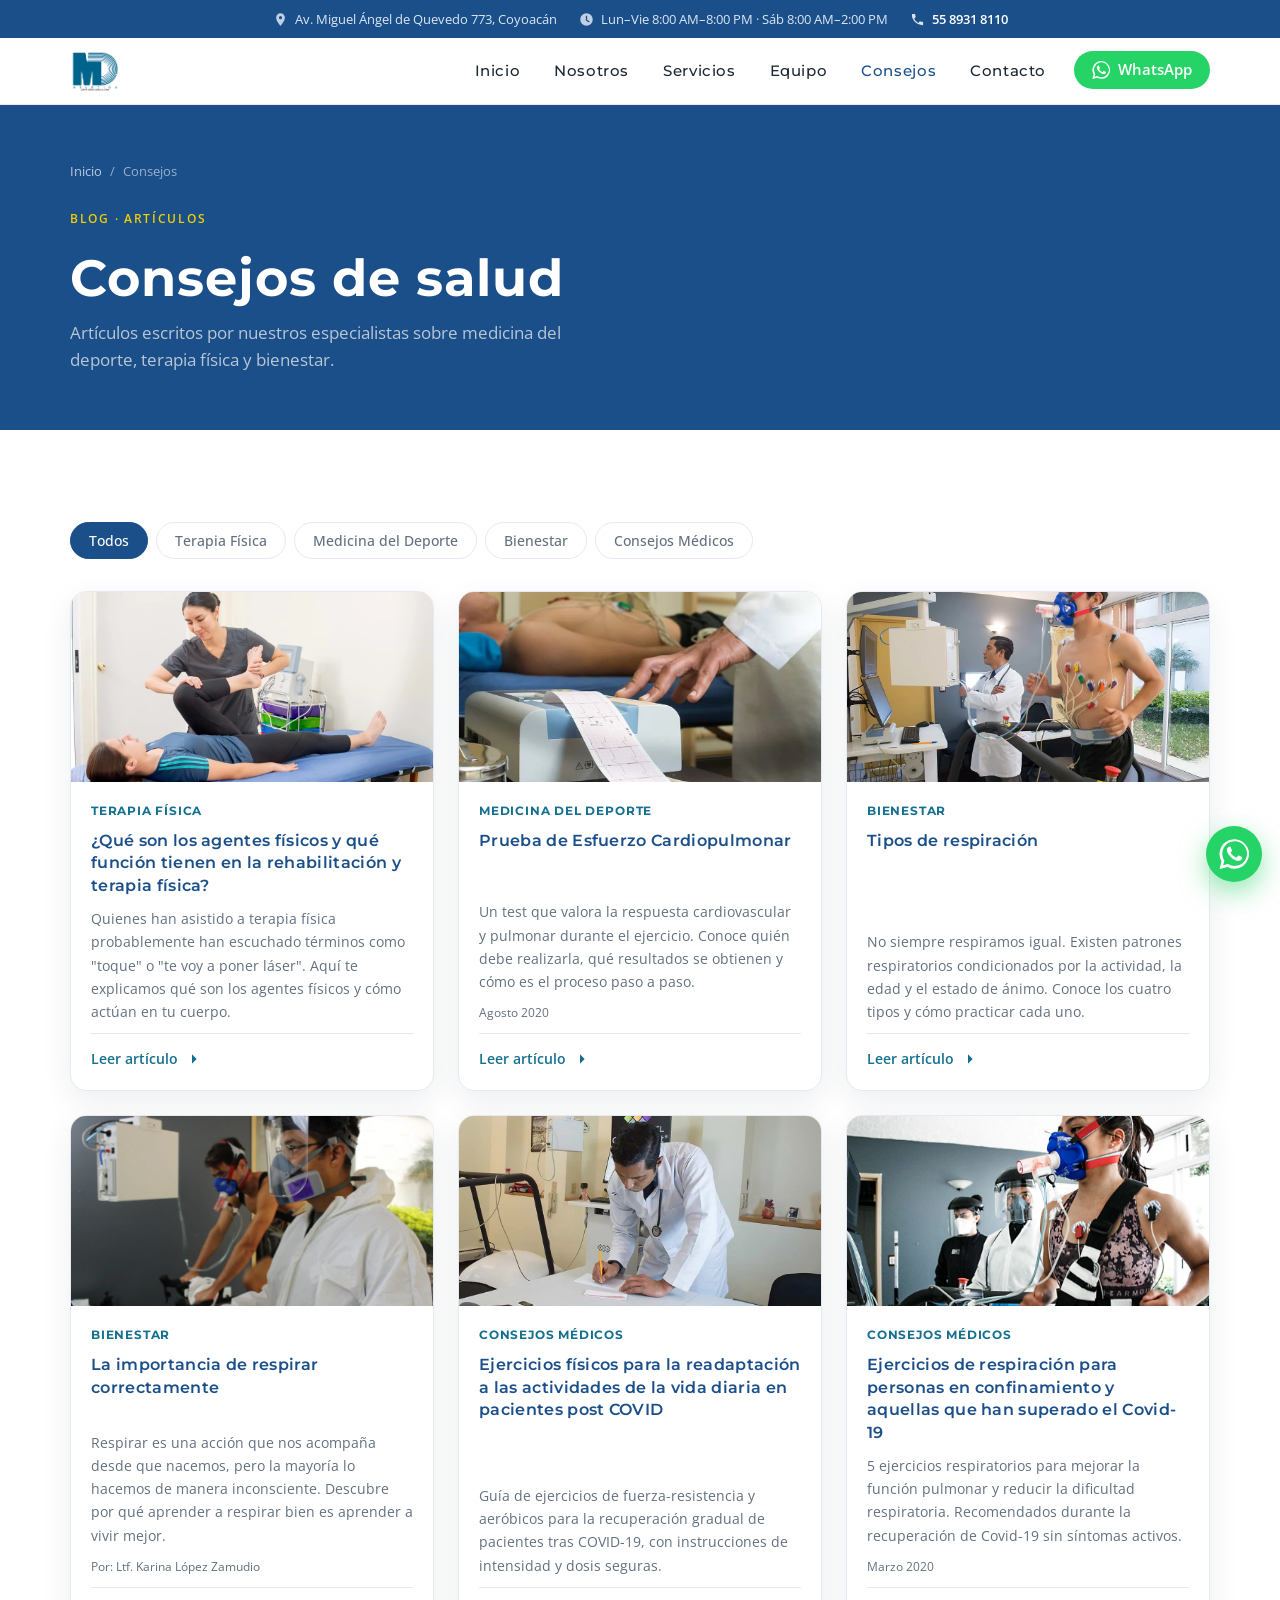
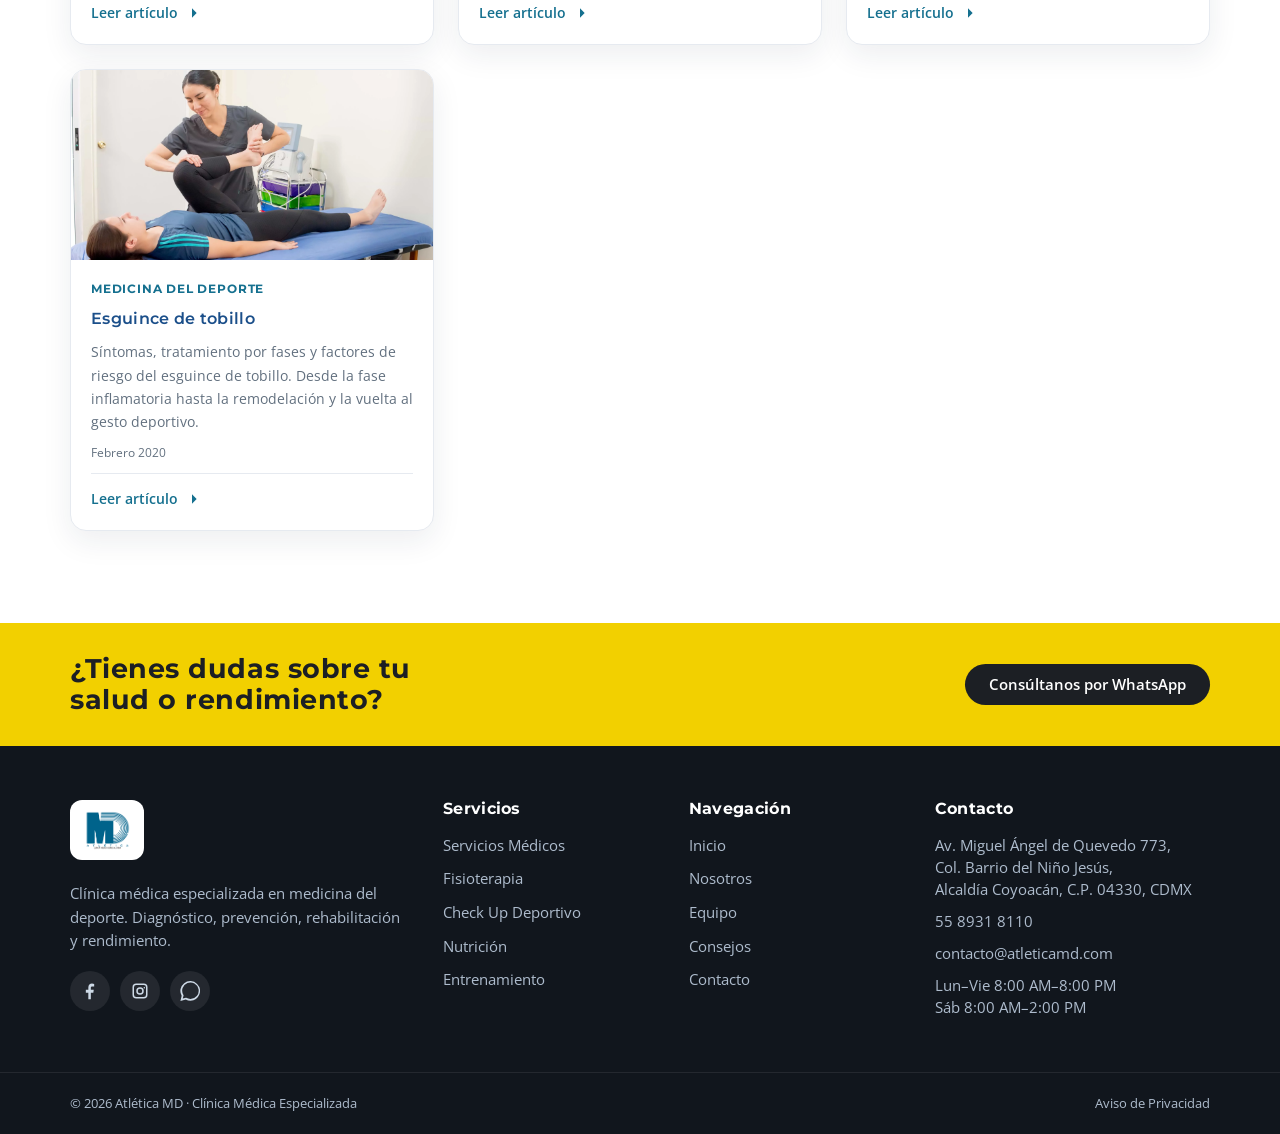
<file: consejos.html>
﻿<!DOCTYPE html>
<html lang="es">
<head>
  <meta charset="UTF-8" />
  <meta name="viewport" content="width=device-width, initial-scale=1.0" />
  <meta name="theme-color" content="#1B4F8A" />
  <title>Consejos · Atlética MD</title>
  <meta name="description" content="Artículos y consejos de salud, medicina del deporte y bienestar del equipo de Atlética MD." />

  <link rel="icon" type="image/png" href="assets/img/logo.png" />

  <link rel="preconnect" href="https://fonts.googleapis.com" />
  <link rel="preconnect" href="https://fonts.gstatic.com" crossorigin />
  <link href="https://fonts.googleapis.com/css2?family=Montserrat:wght@400;500;600;700;800&family=Open+Sans:wght@300;400;500;600;700&display=swap" rel="stylesheet" />

  <link rel="stylesheet" href="css/styles.css" />
</head>
<body>

  <!-- ===================== HEADER ===================== -->
  <header class="header" id="top">
    <div class="topbar">
      <div class="container topbar__inner">
        <a class="topbar__item" href="https://maps.google.com/?cid=14110685008242165863" target="_blank" rel="noopener">
          <svg class="ico" viewBox="0 0 24 24" aria-hidden="true"><path d="M12 2a7 7 0 0 0-7 7c0 5.25 7 13 7 13s7-7.75 7-13a7 7 0 0 0-7-7Zm0 9.5A2.5 2.5 0 1 1 12 6.5a2.5 2.5 0 0 1 0 5Z"/></svg>
          <span>Av. Miguel Ángel de Quevedo 773, Coyoacán</span>
        </a>
        <span class="topbar__item topbar__item--hours">
          <svg class="ico" viewBox="0 0 24 24" aria-hidden="true"><path d="M12 2a10 10 0 1 0 0 20 10 10 0 0 0 0-20Zm1 10.6 4 2.3-1 1.7-5-2.9V6h2v6.6Z"/></svg>
          <span>Lun–Vie 8:00 AM–8:00 PM · Sáb 8:00 AM–2:00 PM</span>
        </span>
        <a class="topbar__item topbar__item--phone" href="tel:+525589318110">
          <svg class="ico" viewBox="0 0 24 24" aria-hidden="true"><path d="M6.6 10.8a15.9 15.9 0 0 0 6.6 6.6l2.2-2.2c.3-.3.7-.4 1-.2 1.2.4 2.4.6 3.6.6.6 0 1 .4 1 1V20c0 .6-.4 1-1 1A17 17 0 0 1 3 4c0-.6.4-1 1-1h3.4c.6 0 1 .4 1 1 0 1.3.2 2.5.6 3.6.1.4 0 .8-.3 1l-2.1 2.2Z"/></svg>
          <span>55 8931 8110</span>
        </a>
      </div>
    </div>

    <div class="nav">
      <div class="container nav__inner">
        <a class="brand" href="index.html" aria-label="Atlética MD inicio">
          <img src="assets/img/logo.png" alt="Atlética MD · Clínica Médica Especializada" />
        </a>

        <nav class="menu" id="menu" aria-label="Menú principal">
          <a href="index.html" class="menu__link">Inicio</a>
          <a href="nosotros.html" class="menu__link">Nosotros</a>
          <a href="servicios.html" class="menu__link">Servicios</a>
          <a href="nosotros.html#equipo" class="menu__link">Equipo</a>
          <a href="consejos.html" class="menu__link is-active">Consejos</a>
          <a href="contacto.html" class="menu__link">Contacto</a>
          <a href="https://wa.me/525528505387?text=Hola%2C%20quisiera%20m%C3%A1s%20informaci%C3%B3n%20de%20sus%20servicios" class="btn btn--wa menu__cta" target="_blank" rel="noopener">
            <svg class="ico" viewBox="0 0 24 24" aria-hidden="true"><path d="M20.5 3.5A11.8 11.8 0 0 0 2 17.8L.5 24l6.4-1.7a11.9 11.9 0 0 0 5.7 1.5A11.9 11.9 0 0 0 20.5 3.5ZM12.6 21.6a9.8 9.8 0 0 1-5-1.4l-.4-.2-3.8 1 1-3.7-.2-.4a9.9 9.9 0 1 1 8.4 4.7Zm5.4-7.4c-.3-.1-1.8-.9-2-1s-.5-.2-.7.2-.8 1-1 1.2-.4.2-.7 0a8 8 0 0 1-2.4-1.5 9 9 0 0 1-1.6-2c-.2-.3 0-.5.1-.7l.5-.5c.1-.2.2-.3.3-.5s0-.4 0-.5l-1-2.3c-.2-.6-.5-.5-.7-.5h-.6a1.1 1.1 0 0 0-.8.4 3.4 3.4 0 0 0-1 2.5 5.8 5.8 0 0 0 1.2 3.1 13.4 13.4 0 0 0 5.2 4.6c.7.3 1.3.5 1.7.6a4.2 4.2 0 0 0 1.9.1 3.1 3.1 0 0 0 2-1.4 2.5 2.5 0 0 0 .2-1.4c-.1-.2-.3-.2-.6-.3Z"/></svg>
            WhatsApp
          </a>
        </nav>

        <button class="hamburger" id="hamburger" aria-label="Abrir menú" aria-expanded="false" aria-controls="menu">
          <span></span><span></span><span></span>
        </button>
      </div>
    </div>
  </header>

  <!-- ===================== PAGE HERO ===================== -->
  <section class="page-hero page-hero--sm">
    <div class="container">
      <nav class="breadcrumb" aria-label="Navegación de ubicación">
        <a href="index.html">Inicio</a>
        <span aria-hidden="true">/</span>
        <span>Consejos</span>
      </nav>
      <div class="page-hero__inner">
        <span class="page-hero__eyebrow">Blog · Artículos</span>
        <h1 class="page-hero__title">Consejos de salud</h1>
        <p class="page-hero__lead">Artículos escritos por nuestros especialistas sobre medicina del deporte, terapia física y bienestar.</p>
      </div>
    </div>
  </section>

  <!-- ===================== BLOG ===================== -->
  <section class="section">
    <div class="container">

      <!-- Filtros por categoría -->
      <div class="blog-filters" role="group" aria-label="Filtrar por categoría">
        <button class="blog-filter is-active" data-cat="todos">Todos</button>
        <button class="blog-filter" data-cat="terapia-fisica">Terapia Física</button>
        <button class="blog-filter" data-cat="medicina-deporte">Medicina del Deporte</button>
        <button class="blog-filter" data-cat="bienestar">Bienestar</button>
        <button class="blog-filter" data-cat="consejos-medicos">Consejos Médicos</button>
      </div>

      <!-- Grid de artículos -->
      <div class="blog-grid" id="blogGrid">

        <!-- 1. Agentes físicos -->
        <article class="blog-card reveal" data-cat="terapia-fisica">
          <img class="blog-card__img" src="assets/img/serv-terapia.webp" alt="Agentes físicos en terapia física" loading="lazy" />
          <div class="blog-card__body">
            <span class="blog-card__tag">Terapia Física</span>
            <h2 class="blog-card__title">¿Qué son los agentes físicos y qué función tienen en la rehabilitación y terapia física?</h2>
            <p class="blog-card__excerpt">Quienes han asistido a terapia física probablemente han escuchado términos como "toque" o "te voy a poner láser". Aquí te explicamos qué son los agentes físicos y cómo actúan en tu cuerpo.</p>
            <a class="blog-card__link" href="consejos/agentes-fisicos.html">
              Leer artículo
              <svg viewBox="0 0 24 24" aria-hidden="true"><path d="M5 12h14M12 5l7 7-7 7"/></svg>
            </a>
          </div>
        </article>

        <!-- 2. Prueba de esfuerzo cardiopulmonar -->
        <article class="blog-card reveal" data-cat="medicina-deporte">
          <img class="blog-card__img" src="assets/img/serv-checkup.webp" alt="Prueba de esfuerzo cardiopulmonar" loading="lazy" />
          <div class="blog-card__body">
            <span class="blog-card__tag">Medicina del Deporte</span>
            <h2 class="blog-card__title">Prueba de Esfuerzo Cardiopulmonar</h2>
            <p class="blog-card__excerpt">Un test que valora la respuesta cardiovascular y pulmonar durante el ejercicio. Conoce quién debe realizarla, qué resultados se obtienen y cómo es el proceso paso a paso.</p>
            <p class="blog-card__meta">Agosto 2020</p>
            <a class="blog-card__link" href="consejos/prueba-esfuerzo-cardiopulmonar.html">
              Leer artículo
              <svg viewBox="0 0 24 24" aria-hidden="true"><path d="M5 12h14M12 5l7 7-7 7"/></svg>
            </a>
          </div>
        </article>

        <!-- 3. Tipos de respiración -->
        <article class="blog-card reveal" data-cat="bienestar">
          <img class="blog-card__img" src="assets/img/hero-2.webp" alt="Tipos de respiración" loading="lazy" />
          <div class="blog-card__body">
            <span class="blog-card__tag">Bienestar</span>
            <h2 class="blog-card__title">Tipos de respiración</h2>
            <p class="blog-card__excerpt">No siempre respiramos igual. Existen patrones respiratorios condicionados por la actividad, la edad y el estado de ánimo. Conoce los cuatro tipos y cómo practicar cada uno.</p>
            <a class="blog-card__link" href="consejos/tipos-de-respiracion.html">
              Leer artículo
              <svg viewBox="0 0 24 24" aria-hidden="true"><path d="M5 12h14M12 5l7 7-7 7"/></svg>
            </a>
          </div>
        </article>

        <!-- 4. La importancia de respirar correctamente -->
        <article class="blog-card reveal" data-cat="bienestar">
          <img class="blog-card__img" src="assets/img/hero-3.webp" alt="La importancia de respirar correctamente" loading="lazy" />
          <div class="blog-card__body">
            <span class="blog-card__tag">Bienestar</span>
            <h2 class="blog-card__title">La importancia de respirar correctamente</h2>
            <p class="blog-card__excerpt">Respirar es una acción que nos acompaña desde que nacemos, pero la mayoría lo hacemos de manera inconsciente. Descubre por qué aprender a respirar bien es aprender a vivir mejor.</p>
            <p class="blog-card__meta">Por: Ltf. Karina López Zamudio</p>
            <a class="blog-card__link" href="consejos/importancia-de-respirar.html">
              Leer artículo
              <svg viewBox="0 0 24 24" aria-hidden="true"><path d="M5 12h14M12 5l7 7-7 7"/></svg>
            </a>
          </div>
        </article>

        <!-- 5. Ejercicios post COVID -->
        <article class="blog-card reveal" data-cat="consejos-medicos">
          <img class="blog-card__img" src="assets/img/serv-medicina.webp" alt="Ejercicios para pacientes post COVID" loading="lazy" />
          <div class="blog-card__body">
            <span class="blog-card__tag">Consejos Médicos</span>
            <h2 class="blog-card__title">Ejercicios físicos para la readaptación a las actividades de la vida diaria en pacientes post COVID</h2>
            <p class="blog-card__excerpt">Guía de ejercicios de fuerza-resistencia y aeróbicos para la recuperación gradual de pacientes tras COVID-19, con instrucciones de intensidad y dosis seguras.</p>
            <a class="blog-card__link" href="consejos/ejercicios-post-covid.html">
              Leer artículo
              <svg viewBox="0 0 24 24" aria-hidden="true"><path d="M5 12h14M12 5l7 7-7 7"/></svg>
            </a>
          </div>
        </article>

        <!-- 6. Ejercicios de respiración COVID -->
        <article class="blog-card reveal" data-cat="consejos-medicos">
          <img class="blog-card__img" src="assets/img/hero-1.webp" alt="Ejercicios de respiración COVID-19" loading="lazy" />
          <div class="blog-card__body">
            <span class="blog-card__tag">Consejos Médicos</span>
            <h2 class="blog-card__title">Ejercicios de respiración para personas en confinamiento y aquellas que han superado el Covid-19</h2>
            <p class="blog-card__excerpt">5 ejercicios respiratorios para mejorar la función pulmonar y reducir la dificultad respiratoria. Recomendados durante la recuperación de Covid-19 sin síntomas activos.</p>
            <p class="blog-card__meta">Marzo 2020</p>
            <a class="blog-card__link" href="consejos/ejercicios-respiracion-covid.html">
              Leer artículo
              <svg viewBox="0 0 24 24" aria-hidden="true"><path d="M5 12h14M12 5l7 7-7 7"/></svg>
            </a>
          </div>
        </article>

        <!-- 7. Esguince de tobillo -->
        <article class="blog-card reveal" data-cat="medicina-deporte">
          <img class="blog-card__img" src="assets/img/serv-terapia.webp" alt="Esguince de tobillo — tratamiento y rehabilitación" loading="lazy" />
          <div class="blog-card__body">
            <span class="blog-card__tag">Medicina del Deporte</span>
            <h2 class="blog-card__title">Esguince de tobillo</h2>
            <p class="blog-card__excerpt">Síntomas, tratamiento por fases y factores de riesgo del esguince de tobillo. Desde la fase inflamatoria hasta la remodelación y la vuelta al gesto deportivo.</p>
            <p class="blog-card__meta">Febrero 2020</p>
            <a class="blog-card__link" href="consejos/esguince-de-tobillo.html">
              Leer artículo
              <svg viewBox="0 0 24 24" aria-hidden="true"><path d="M5 12h14M12 5l7 7-7 7"/></svg>
            </a>
          </div>
        </article>

      </div><!-- /blog-grid -->
    </div>
  </section>

  <!-- ===================== CTA ===================== -->
  <section class="strip">
    <div class="container strip__inner">
      <h2 class="strip__title">¿Tienes dudas sobre tu salud o rendimiento?</h2>
      <a href="https://wa.me/525528505387?text=Hola%2C%20quisiera%20m%C3%A1s%20informaci%C3%B3n%20de%20sus%20servicios" class="btn btn--dark" target="_blank" rel="noopener">Consúltanos por WhatsApp</a>
    </div>
  </section>

  <!-- ===================== FOOTER ===================== -->
  <footer class="footer">
    <div class="container footer__grid">
      <div class="footer__brand">
        <div class="footer__logo">
          <img src="assets/img/logo.png" alt="Atlética MD" />
        </div>
        <p>Clínica médica especializada en medicina del deporte. Diagnóstico, prevención, rehabilitación y rendimiento.</p>
        <div class="social">
          <a href="#" aria-label="Facebook" target="_blank" rel="noopener"><svg viewBox="0 0 24 24"><path d="M13 22v-8h3l.5-3.5H13V8.3c0-1 .3-1.7 1.8-1.7H17V3.5A24 24 0 0 0 14.4 3C11.9 3 10 4.5 10 7.7v2.8H7V14h3v8h3Z"/></svg></a>
          <a href="#" aria-label="Instagram" target="_blank" rel="noopener"><svg viewBox="0 0 24 24"><path d="M12 9.3A2.7 2.7 0 1 0 12 14.7 2.7 2.7 0 0 0 12 9.3Zm5.2-2.1a.9.9 0 1 0 0 1.8.9.9 0 0 0 0-1.8ZM12 7.5a4.5 4.5 0 1 1 0 9 4.5 4.5 0 0 1 0-9ZM7.5 3h9A4.5 4.5 0 0 1 21 7.5v9a4.5 4.5 0 0 1-4.5 4.5h-9A4.5 4.5 0 0 1 3 16.5v-9A4.5 4.5 0 0 1 7.5 3Zm0 1.8A2.7 2.7 0 0 0 4.8 7.5v9a2.7 2.7 0 0 0 2.7 2.7h9a2.7 2.7 0 0 0 2.7-2.7v-9a2.7 2.7 0 0 0-2.7-2.7h-9Z"/></svg></a>
          <a href="https://wa.me/525528505387" aria-label="WhatsApp" target="_blank" rel="noopener"><svg viewBox="0 0 24 24"><path d="M20.5 3.5A11.8 11.8 0 0 0 2 17.8L.5 24l6.4-1.7a11.9 11.9 0 0 0 5.7 1.5A11.9 11.9 0 0 0 20.5 3.5Zm-8 18.1a9.8 9.8 0 0 1-5-1.4l-.4-.2-3.8 1 1-3.7-.2-.4a9.9 9.9 0 1 1 8.4 4.7Z"/></svg></a>
        </div>
      </div>

      <div class="footer__col">
        <h4>Servicios</h4>
        <ul>
          <li><a href="servicios.html#servicios-medicos">Servicios Médicos</a></li>
          <li><a href="servicios.html#fisioterapia">Fisioterapia</a></li>
          <li><a href="servicios.html#checkup">Check Up Deportivo</a></li>
          <li><a href="servicios.html#nutricion">Nutrición</a></li>
          <li><a href="servicios.html#entrenamiento">Entrenamiento</a></li>
        </ul>
      </div>

      <div class="footer__col">
        <h4>Navegación</h4>
        <ul>
          <li><a href="index.html">Inicio</a></li>
          <li><a href="nosotros.html">Nosotros</a></li>
          <li><a href="nosotros.html#equipo">Equipo</a></li>
          <li><a href="consejos.html">Consejos</a></li>
          <li><a href="contacto.html">Contacto</a></li>
        </ul>
      </div>

      <div class="footer__col">
        <h4>Contacto</h4>
        <ul class="footer__contact">
          <li>Av. Miguel Ángel de Quevedo 773,<br>Col. Barrio del Niño Jesús,<br>Alcaldía Coyoacán, C.P. 04330, CDMX</li>
          <li><a href="tel:+525589318110">55 8931 8110</a></li>
          <li><a href="mailto:contacto@atleticamd.com">contacto@atleticamd.com</a></li>
          <li>Lun–Vie 8:00 AM–8:00 PM<br>Sáb 8:00 AM–2:00 PM</li>
        </ul>
      </div>
    </div>

    <div class="footer__bar">
      <div class="container footer__bar-inner">
        <p>© <span id="year"></span> Atlética MD · Clínica Médica Especializada</p>
        <a href="#">Aviso de Privacidad</a>
      </div>
    </div>
  </footer>

  <a class="wa-float" href="https://wa.me/525528505387?text=Hola%2C%20quisiera%20m%C3%A1s%20informaci%C3%B3n%20de%20sus%20servicios" target="_blank" rel="noopener" aria-label="Escríbenos por WhatsApp">
    <svg viewBox="0 0 24 24"><path d="M20.5 3.5A11.8 11.8 0 0 0 2 17.8L.5 24l6.4-1.7a11.9 11.9 0 0 0 5.7 1.5A11.9 11.9 0 0 0 20.5 3.5Zm-8 18.1a9.8 9.8 0 0 1-5-1.4l-.4-.2-3.8 1 1-3.7-.2-.4a9.9 9.9 0 1 1 8.4 4.7Zm5.4-7.4c-.3-.1-1.8-.9-2-1s-.5-.2-.7.2-.8 1-1 1.2-.4.2-.7 0a8 8 0 0 1-2.4-1.5 9 9 0 0 1-1.6-2c-.2-.3 0-.5.1-.7l.5-.5c.1-.2.2-.3.3-.5s0-.4 0-.5l-1-2.3c-.2-.6-.5-.5-.7-.5h-.6a1.1 1.1 0 0 0-.8.4 3.4 3.4 0 0 0-1 2.5 5.8 5.8 0 0 0 1.2 3.1 13.4 13.4 0 0 0 5.2 4.6c.7.3 1.3.5 1.7.6a4.2 4.2 0 0 0 1.9.1 3.1 3.1 0 0 0 2-1.4 2.5 2.5 0 0 0 .2-1.4c-.1-.2-.3-.2-.6-.3Z"/></svg>
  </a>

  <script src="js/main.js"></script>
  <script>
    (function () {
      var filters = document.querySelectorAll('.blog-filter');
      var cards   = document.querySelectorAll('.blog-card');

      filters.forEach(function (btn) {
        btn.addEventListener('click', function () {
          var cat = btn.dataset.cat;
          filters.forEach(function (b) { b.classList.remove('is-active'); });
          btn.classList.add('is-active');
          cards.forEach(function (card) {
            if (cat === 'todos' || card.dataset.cat === cat) {
              card.removeAttribute('hidden');
            } else {
              card.setAttribute('hidden', '');
            }
          });
        });
      });
    })();
  </script>
</body>
</html>
</file>
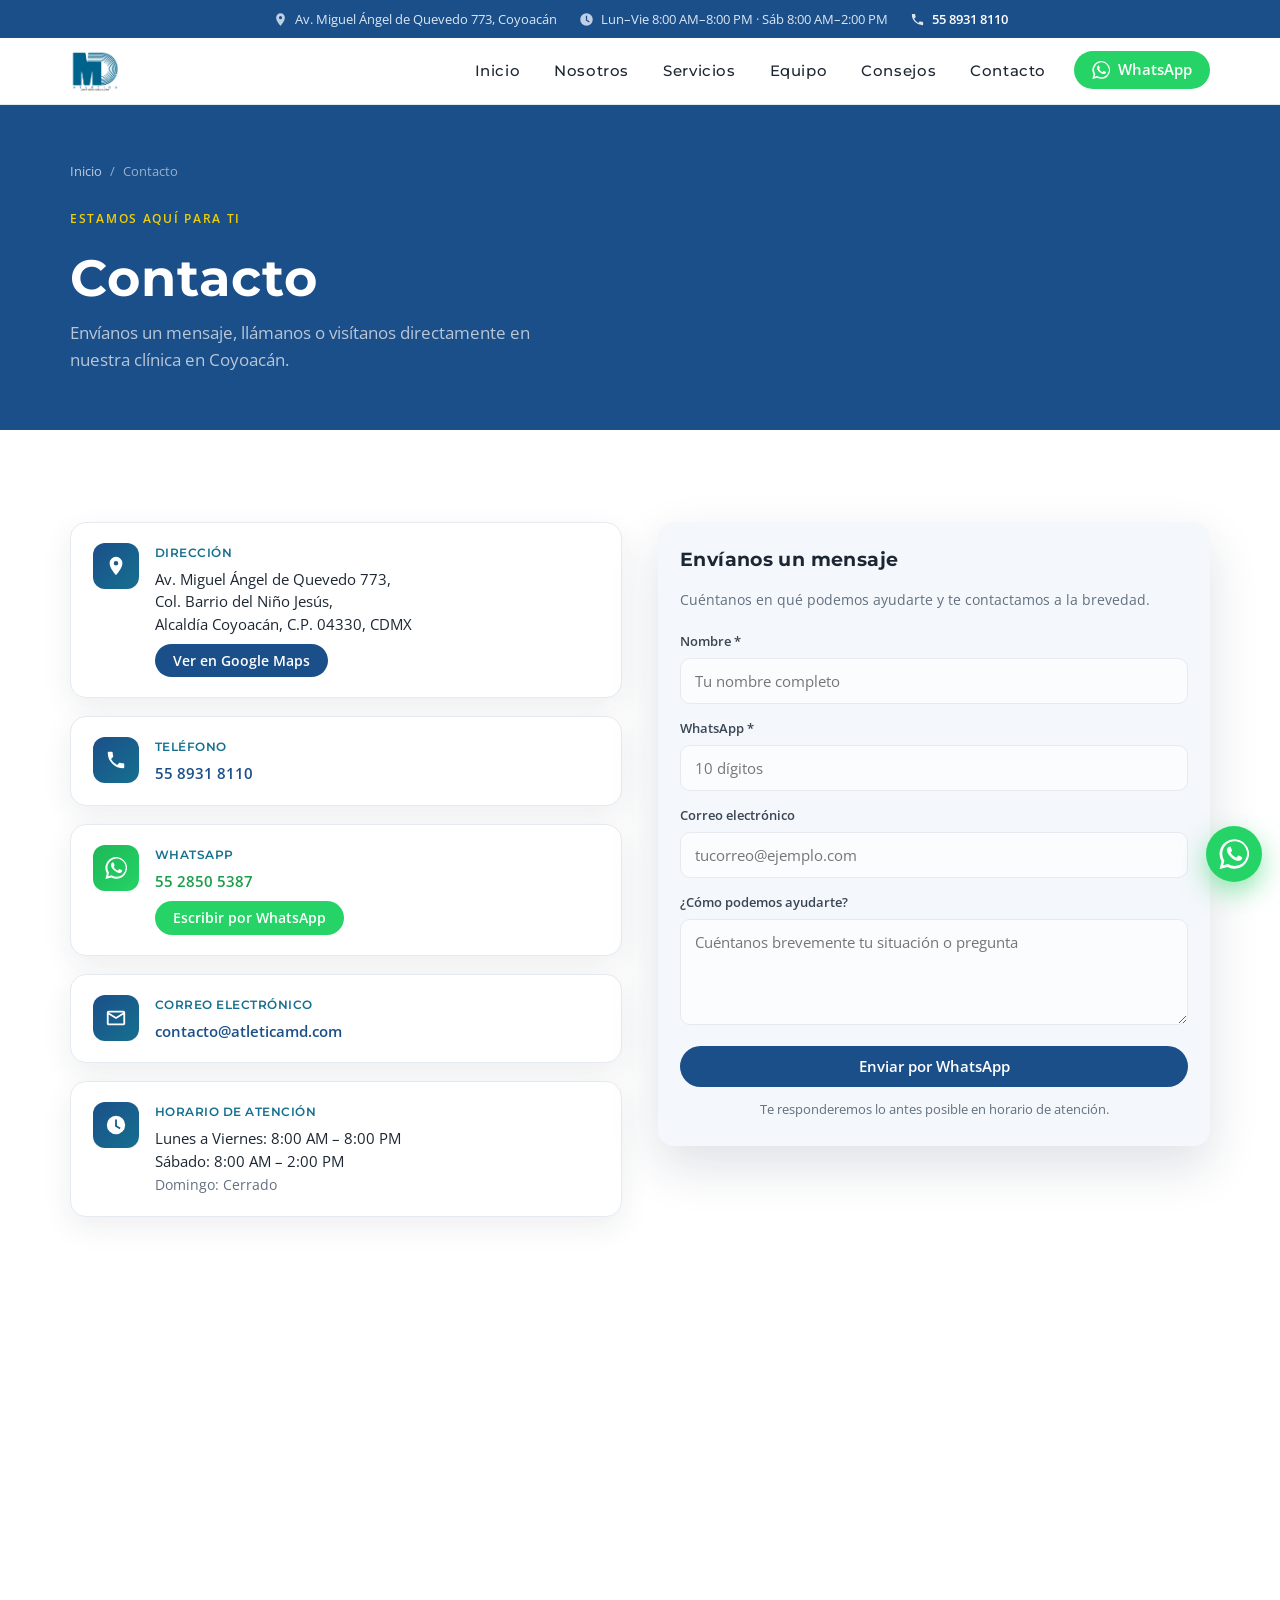
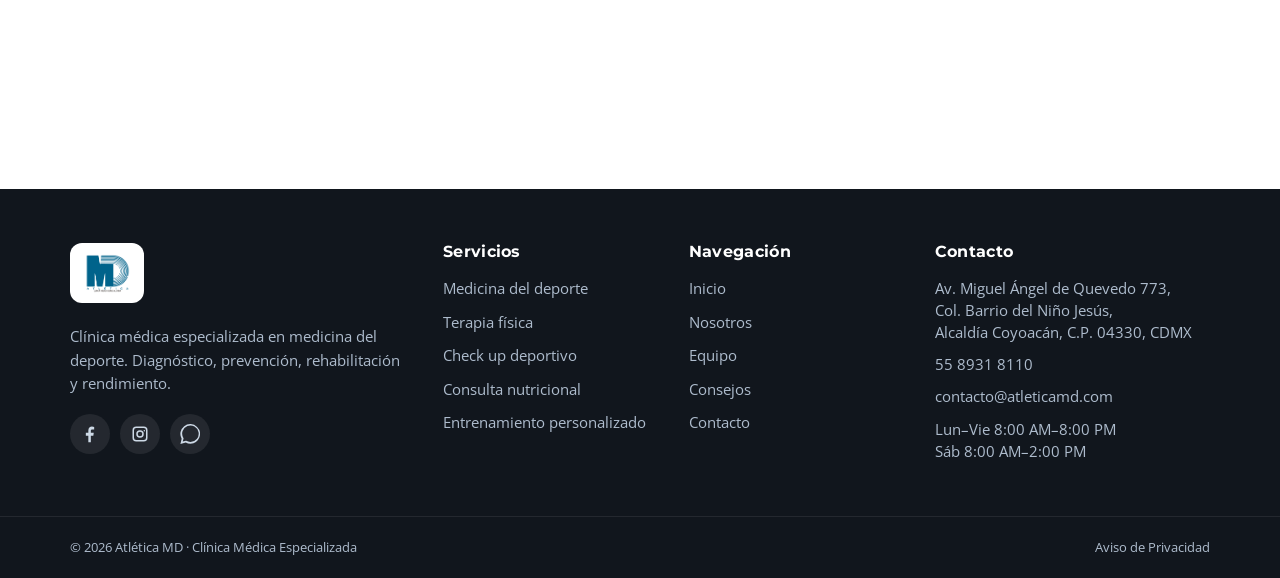
<file: contacto.html>
﻿<!DOCTYPE html>
<html lang="es">
<head>
  <meta charset="UTF-8" />
  <meta name="viewport" content="width=device-width, initial-scale=1.0" />
  <meta name="theme-color" content="#1B4F8A" />
  <title>Contacto · Atlética MD</title>
  <meta name="description" content="Contáctanos en Atlética MD. Agenda tu consulta en Coyoacán, CDMX. Tel: 55 8931 8110 · contacto@atleticamd.com" />

  <link rel="icon" type="image/png" href="assets/img/logo.png" />

  <!-- Fonts -->
  <link rel="preconnect" href="https://fonts.googleapis.com" />
  <link rel="preconnect" href="https://fonts.gstatic.com" crossorigin />
  <link href="https://fonts.googleapis.com/css2?family=Montserrat:wght@400;500;600;700;800&family=Open+Sans:wght@300;400;500;600;700&display=swap" rel="stylesheet" />

  <link rel="stylesheet" href="css/styles.css" />
</head>
<body>

  <!-- ===================== HEADER ===================== -->
  <header class="header" id="top">
    <div class="topbar">
      <div class="container topbar__inner">
        <a class="topbar__item" href="https://maps.google.com/?cid=14110685008242165863" target="_blank" rel="noopener">
          <svg class="ico" viewBox="0 0 24 24" aria-hidden="true"><path d="M12 2a7 7 0 0 0-7 7c0 5.25 7 13 7 13s7-7.75 7-13a7 7 0 0 0-7-7Zm0 9.5A2.5 2.5 0 1 1 12 6.5a2.5 2.5 0 0 1 0 5Z"/></svg>
          <span>Av. Miguel Ángel de Quevedo 773, Coyoacán</span>
        </a>
        <span class="topbar__item topbar__item--hours">
          <svg class="ico" viewBox="0 0 24 24" aria-hidden="true"><path d="M12 2a10 10 0 1 0 0 20 10 10 0 0 0 0-20Zm1 10.6 4 2.3-1 1.7-5-2.9V6h2v6.6Z"/></svg>
          <span>Lun–Vie 8:00 AM–8:00 PM · Sáb 8:00 AM–2:00 PM</span>
        </span>
        <a class="topbar__item topbar__item--phone" href="tel:+525589318110">
          <svg class="ico" viewBox="0 0 24 24" aria-hidden="true"><path d="M6.6 10.8a15.9 15.9 0 0 0 6.6 6.6l2.2-2.2c.3-.3.7-.4 1-.2 1.2.4 2.4.6 3.6.6.6 0 1 .4 1 1V20c0 .6-.4 1-1 1A17 17 0 0 1 3 4c0-.6.4-1 1-1h3.4c.6 0 1 .4 1 1 0 1.3.2 2.5.6 3.6.1.4 0 .8-.3 1l-2.1 2.2Z"/></svg>
          <span>55 8931 8110</span>
        </a>
      </div>
    </div>

    <div class="nav">
      <div class="container nav__inner">
        <a class="brand" href="index.html" aria-label="Atlética MD inicio">
          <img src="assets/img/logo.png" alt="Atlética MD · Clínica Médica Especializada" />
        </a>

        <nav class="menu" id="menu" aria-label="Menú principal">
          <a href="index.html" class="menu__link">Inicio</a>
          <a href="nosotros.html" class="menu__link">Nosotros</a>
          <a href="servicios.html" class="menu__link">Servicios</a>
          <a href="nosotros.html#equipo" class="menu__link">Equipo</a>
          <a href="consejos.html" class="menu__link">Consejos</a>
          <a href="contacto.html" class="menu__link is-active">Contacto</a>
          <a href="https://wa.me/525528505387?text=Hola%2C%20quisiera%20m%C3%A1s%20informaci%C3%B3n%20de%20sus%20servicios" class="btn btn--wa menu__cta" target="_blank" rel="noopener">
            <svg class="ico" viewBox="0 0 24 24" aria-hidden="true"><path d="M20.5 3.5A11.8 11.8 0 0 0 2 17.8L.5 24l6.4-1.7a11.9 11.9 0 0 0 5.7 1.5A11.9 11.9 0 0 0 20.5 3.5ZM12.6 21.6a9.8 9.8 0 0 1-5-1.4l-.4-.2-3.8 1 1-3.7-.2-.4a9.9 9.9 0 1 1 8.4 4.7Zm5.4-7.4c-.3-.1-1.8-.9-2-1s-.5-.2-.7.2-.8 1-1 1.2-.4.2-.7 0a8 8 0 0 1-2.4-1.5 9 9 0 0 1-1.6-2c-.2-.3 0-.5.1-.7l.5-.5c.1-.2.2-.3.3-.5s0-.4 0-.5l-1-2.3c-.2-.6-.5-.5-.7-.5h-.6a1.1 1.1 0 0 0-.8.4 3.4 3.4 0 0 0-1 2.5 5.8 5.8 0 0 0 1.2 3.1 13.4 13.4 0 0 0 5.2 4.6c.7.3 1.3.5 1.7.6a4.2 4.2 0 0 0 1.9.1 3.1 3.1 0 0 0 2-1.4 2.5 2.5 0 0 0 .2-1.4c-.1-.2-.3-.2-.6-.3Z"/></svg>
            WhatsApp
          </a>
        </nav>

        <button class="hamburger" id="hamburger" aria-label="Abrir menú" aria-expanded="false" aria-controls="menu">
          <span></span><span></span><span></span>
        </button>
      </div>
    </div>
  </header>

  <!-- ===================== PAGE HERO ===================== -->
  <section class="page-hero page-hero--sm">
    <div class="container">
      <nav class="breadcrumb" aria-label="Navegación de ubicación">
        <a href="index.html">Inicio</a>
        <span aria-hidden="true">/</span>
        <span>Contacto</span>
      </nav>
      <div class="page-hero__inner">
        <span class="page-hero__eyebrow">Estamos aquí para ti</span>
        <h1 class="page-hero__title">Contacto</h1>
        <p class="page-hero__lead">Envíanos un mensaje, llámanos o visítanos directamente en nuestra clínica en Coyoacán.</p>
      </div>
    </div>
  </section>

  <!-- ===================== CONTACTO PRINCIPAL ===================== -->
  <section class="section" id="contacto">
    <div class="container">
      <div class="contact-grid">

        <!-- Información de contacto -->
        <div class="contact-info">

          <div class="contact-card reveal">
            <div class="contact-card__icon">
              <svg class="ico" viewBox="0 0 24 24" aria-hidden="true"><path d="M12 2a7 7 0 0 0-7 7c0 5.25 7 13 7 13s7-7.75 7-13a7 7 0 0 0-7-7Zm0 9.5A2.5 2.5 0 1 1 12 6.5a2.5 2.5 0 0 1 0 5Z"/></svg>
            </div>
            <div class="contact-card__body">
              <p class="contact-card__label">Dirección</p>
              <p class="contact-card__value">
                Av. Miguel Ángel de Quevedo 773,<br>
                Col. Barrio del Niño Jesús,<br>
                Alcaldía Coyoacán, C.P. 04330, CDMX
              </p>
              <div class="contact-ctas">
                <a href="https://maps.google.com/?cid=14110685008242165863" target="_blank" rel="noopener" class="btn btn--solid" style="padding:10px 18px;font-size:.85rem;">Ver en Google Maps</a>
              </div>
            </div>
          </div>

          <div class="contact-card reveal">
            <div class="contact-card__icon">
              <svg class="ico" viewBox="0 0 24 24" aria-hidden="true"><path d="M6.6 10.8a15.9 15.9 0 0 0 6.6 6.6l2.2-2.2c.3-.3.7-.4 1-.2 1.2.4 2.4.6 3.6.6.6 0 1 .4 1 1V20c0 .6-.4 1-1 1A17 17 0 0 1 3 4c0-.6.4-1 1-1h3.4c.6 0 1 .4 1 1 0 1.3.2 2.5.6 3.6.1.4 0 .8-.3 1l-2.1 2.2Z"/></svg>
            </div>
            <div class="contact-card__body">
              <p class="contact-card__label">Teléfono</p>
              <p class="contact-card__value">
                <a href="tel:+525589318110">55 8931 8110</a>
              </p>
            </div>
          </div>

          <div class="contact-card contact-card--wa reveal">
            <div class="contact-card__icon">
              <svg class="ico" viewBox="0 0 24 24" aria-hidden="true"><path d="M20.5 3.5A11.8 11.8 0 0 0 2 17.8L.5 24l6.4-1.7a11.9 11.9 0 0 0 5.7 1.5A11.9 11.9 0 0 0 20.5 3.5ZM12.6 21.6a9.8 9.8 0 0 1-5-1.4l-.4-.2-3.8 1 1-3.7-.2-.4a9.9 9.9 0 1 1 8.4 4.7Zm5.4-7.4c-.3-.1-1.8-.9-2-1s-.5-.2-.7.2-.8 1-1 1.2-.4.2-.7 0a8 8 0 0 1-2.4-1.5 9 9 0 0 1-1.6-2c-.2-.3 0-.5.1-.7l.5-.5c.1-.2.2-.3.3-.5s0-.4 0-.5l-1-2.3c-.2-.6-.5-.5-.7-.5h-.6a1.1 1.1 0 0 0-.8.4 3.4 3.4 0 0 0-1 2.5 5.8 5.8 0 0 0 1.2 3.1 13.4 13.4 0 0 0 5.2 4.6c.7.3 1.3.5 1.7.6a4.2 4.2 0 0 0 1.9.1 3.1 3.1 0 0 0 2-1.4 2.5 2.5 0 0 0 .2-1.4c-.1-.2-.3-.2-.6-.3Z"/></svg>
            </div>
            <div class="contact-card__body">
              <p class="contact-card__label">WhatsApp</p>
              <p class="contact-card__value">
                <a href="https://wa.me/525528505387?text=Hola%2C%20quisiera%20m%C3%A1s%20informaci%C3%B3n%20de%20sus%20servicios" target="_blank" rel="noopener">55 2850 5387</a>
              </p>
              <div class="contact-ctas">
                <a href="https://wa.me/525528505387?text=Hola%2C%20quisiera%20m%C3%A1s%20informaci%C3%B3n%20de%20sus%20servicios" target="_blank" rel="noopener" class="btn btn--wa" style="padding:10px 18px;font-size:.85rem;">
                  Escribir por WhatsApp
                </a>
              </div>
            </div>
          </div>

          <div class="contact-card reveal">
            <div class="contact-card__icon">
              <svg class="ico" viewBox="0 0 24 24" aria-hidden="true"><path d="M4 4h16c1.1 0 2 .9 2 2v12c0 1.1-.9 2-2 2H4c-1.1 0-2-.9-2-2V6c0-1.1.9-2 2-2Zm8 7 8-5H4l8 5Zm0 2.2L4 8.2V18h16V8.2l-8 5Z"/></svg>
            </div>
            <div class="contact-card__body">
              <p class="contact-card__label">Correo electrónico</p>
              <p class="contact-card__value">
                <a href="mailto:contacto@atleticamd.com">contacto@atleticamd.com</a>
              </p>
            </div>
          </div>

          <div class="contact-card reveal">
            <div class="contact-card__icon">
              <svg class="ico" viewBox="0 0 24 24" aria-hidden="true"><path d="M12 2a10 10 0 1 0 0 20 10 10 0 0 0 0-20Zm1 10.6 4 2.3-1 1.7-5-2.9V6h2v6.6Z"/></svg>
            </div>
            <div class="contact-card__body">
              <p class="contact-card__label">Horario de atención</p>
              <p class="contact-card__value">
                Lunes a Viernes: 8:00 AM – 8:00 PM<br>
                Sábado: 8:00 AM – 2:00 PM<br>
                <span style="color:var(--muted);font-size:.88rem;">Domingo: Cerrado</span>
              </p>
            </div>
          </div>

        </div>

        <!-- Formulario -->
        <div class="reveal">
          <form class="cta__form" id="contactoForm" novalidate style="background:var(--bg-soft);">
            <h2 class="cta__form-title" style="color:var(--ink);">Envíanos un mensaje</h2>
            <p style="color:var(--muted);font-size:.9rem;margin-bottom:20px;">Cuéntanos en qué podemos ayudarte y te contactamos a la brevedad.</p>
            <div class="field">
              <label for="f-name">Nombre *</label>
              <input type="text" id="f-name" name="name" placeholder="Tu nombre completo" required />
            </div>
            <div class="field">
              <label for="f-whatsapp">WhatsApp *</label>
              <input type="tel" id="f-whatsapp" name="whatsapp" placeholder="10 dígitos" required />
            </div>
            <div class="field">
              <label for="f-email">Correo electrónico</label>
              <input type="email" id="f-email" name="email" placeholder="tucorreo@ejemplo.com" />
            </div>
            <div class="field">
              <label for="f-howhelp">¿Cómo podemos ayudarte?</label>
              <textarea id="f-howhelp" name="howhelp" rows="4" placeholder="Cuéntanos brevemente tu situación o pregunta"></textarea>
            </div>
            <button type="submit" class="btn btn--solid btn--block">Enviar por WhatsApp</button>
            <p class="cta__form-note" style="color:var(--muted);">Te responderemos lo antes posible en horario de atención.</p>
          </form>
        </div>

      </div>
    </div>
  </section>

  <!-- ===================== MAPA ===================== -->
  <div class="map-section">
    <iframe
      src="https://maps.google.com/maps?cid=14110685008242165863&output=embed&hl=es&gl=MX"
      allowfullscreen=""
      loading="lazy"
      referrerpolicy="no-referrer-when-downgrade"
      title="Atlética MD en Google Maps">
    </iframe>
  </div>

  <!-- ===================== FOOTER ===================== -->
  <footer class="footer">
    <div class="container footer__grid">
      <div class="footer__brand">
        <div class="footer__logo">
          <img src="assets/img/logo.png" alt="Atlética MD" />
        </div>
        <p>Clínica médica especializada en medicina del deporte. Diagnóstico, prevención, rehabilitación y rendimiento.</p>
        <div class="social">
          <a href="#" aria-label="Facebook" target="_blank" rel="noopener"><svg viewBox="0 0 24 24"><path d="M13 22v-8h3l.5-3.5H13V8.3c0-1 .3-1.7 1.8-1.7H17V3.5A24 24 0 0 0 14.4 3C11.9 3 10 4.5 10 7.7v2.8H7V14h3v8h3Z"/></svg></a>
          <a href="#" aria-label="Instagram" target="_blank" rel="noopener"><svg viewBox="0 0 24 24"><path d="M12 9.3A2.7 2.7 0 1 0 12 14.7 2.7 2.7 0 0 0 12 9.3Zm5.2-2.1a.9.9 0 1 0 0 1.8.9.9 0 0 0 0-1.8ZM12 7.5a4.5 4.5 0 1 1 0 9 4.5 4.5 0 0 1 0-9ZM7.5 3h9A4.5 4.5 0 0 1 21 7.5v9a4.5 4.5 0 0 1-4.5 4.5h-9A4.5 4.5 0 0 1 3 16.5v-9A4.5 4.5 0 0 1 7.5 3Zm0 1.8A2.7 2.7 0 0 0 4.8 7.5v9a2.7 2.7 0 0 0 2.7 2.7h9a2.7 2.7 0 0 0 2.7-2.7v-9a2.7 2.7 0 0 0-2.7-2.7h-9Z"/></svg></a>
          <a href="https://wa.me/525528505387" aria-label="WhatsApp" target="_blank" rel="noopener"><svg viewBox="0 0 24 24"><path d="M20.5 3.5A11.8 11.8 0 0 0 2 17.8L.5 24l6.4-1.7a11.9 11.9 0 0 0 5.7 1.5A11.9 11.9 0 0 0 20.5 3.5Zm-8 18.1a9.8 9.8 0 0 1-5-1.4l-.4-.2-3.8 1 1-3.7-.2-.4a9.9 9.9 0 1 1 8.4 4.7Z"/></svg></a>
        </div>
      </div>

      <div class="footer__col">
        <h4>Servicios</h4>
        <ul>
          <li><a href="servicios.html#medicina">Medicina del deporte</a></li>
          <li><a href="servicios.html#terapia">Terapia física</a></li>
          <li><a href="servicios.html#checkup">Check up deportivo</a></li>
          <li><a href="servicios.html#nutricion">Consulta nutricional</a></li>
          <li><a href="servicios.html#entrenamiento">Entrenamiento personalizado</a></li>
        </ul>
      </div>

      <div class="footer__col">
        <h4>Navegación</h4>
        <ul>
          <li><a href="index.html">Inicio</a></li>
          <li><a href="nosotros.html">Nosotros</a></li>
          <li><a href="nosotros.html#equipo">Equipo</a></li>
          <li><a href="index.html#consejos">Consejos</a></li>
          <li><a href="contacto.html">Contacto</a></li>
        </ul>
      </div>

      <div class="footer__col">
        <h4>Contacto</h4>
        <ul class="footer__contact">
          <li>Av. Miguel Ángel de Quevedo 773,<br>Col. Barrio del Niño Jesús,<br>Alcaldía Coyoacán, C.P. 04330, CDMX</li>
          <li><a href="tel:+525589318110">55 8931 8110</a></li>
          <li><a href="mailto:contacto@atleticamd.com">contacto@atleticamd.com</a></li>
          <li>Lun–Vie 8:00 AM–8:00 PM<br>Sáb 8:00 AM–2:00 PM</li>
        </ul>
      </div>
    </div>

    <div class="footer__bar">
      <div class="container footer__bar-inner">
        <p>© <span id="year"></span> Atlética MD · Clínica Médica Especializada</p>
        <a href="#">Aviso de Privacidad</a>
      </div>
    </div>
  </footer>

  <!-- Floating WhatsApp -->
  <a class="wa-float" href="https://wa.me/525528505387?text=Hola%2C%20quisiera%20m%C3%A1s%20informaci%C3%B3n%20de%20sus%20servicios" target="_blank" rel="noopener" aria-label="Escríbenos por WhatsApp">
    <svg viewBox="0 0 24 24"><path d="M20.5 3.5A11.8 11.8 0 0 0 2 17.8L.5 24l6.4-1.7a11.9 11.9 0 0 0 5.7 1.5A11.9 11.9 0 0 0 20.5 3.5Zm-8 18.1a9.8 9.8 0 0 1-5-1.4l-.4-.2-3.8 1 1-3.7-.2-.4a9.9 9.9 0 1 1 8.4 4.7Zm5.4-7.4c-.3-.1-1.8-.9-2-1s-.5-.2-.7.2-.8 1-1 1.2-.4.2-.7 0a8 8 0 0 1-2.4-1.5 9 9 0 0 1-1.6-2c-.2-.3 0-.5.1-.7l.5-.5c.1-.2.2-.3.3-.5s0-.4 0-.5l-1-2.3c-.2-.6-.5-.5-.7-.5h-.6a1.1 1.1 0 0 0-.8.4 3.4 3.4 0 0 0-1 2.5 5.8 5.8 0 0 0 1.2 3.1 13.4 13.4 0 0 0 5.2 4.6c.7.3 1.3.5 1.7.6a4.2 4.2 0 0 0 1.9.1 3.1 3.1 0 0 0 2-1.4 2.5 2.5 0 0 0 .2-1.4c-.1-.2-.3-.2-.6-.3Z"/></svg>
  </a>

  <script src="js/main.js"></script>

  <!-- Formulario Contacto → WhatsApp -->
  <script>
    (function () {
      var form = document.getElementById('contactoForm');
      if (!form) return;
      form.addEventListener('submit', function (e) {
        e.preventDefault();
        var name    = (form.elements['name'].value    || '').trim();
        var wa      = (form.elements['whatsapp'].value|| '').trim();
        var email   = (form.elements['email'].value   || '').trim();
        var howhelp = (form.elements['howhelp'].value || '').trim();
        if (!name || !wa) {
          document.getElementById(!name ? 'f-name' : 'f-whatsapp').focus();
          return;
        }
        var text = 'Hola, quisiera más información de sus servicios.\n' +
          'Nombre: ' + name + '\n' +
          'WhatsApp: ' + wa +
          (email   ? '\nCorreo: ' + email   : '') +
          (howhelp ? '\n'         + howhelp : '');
        window.open('https://wa.me/525528505387?text=' + encodeURIComponent(text), '_blank');
      });
    }());
  </script>
</body>
</html>
</file>
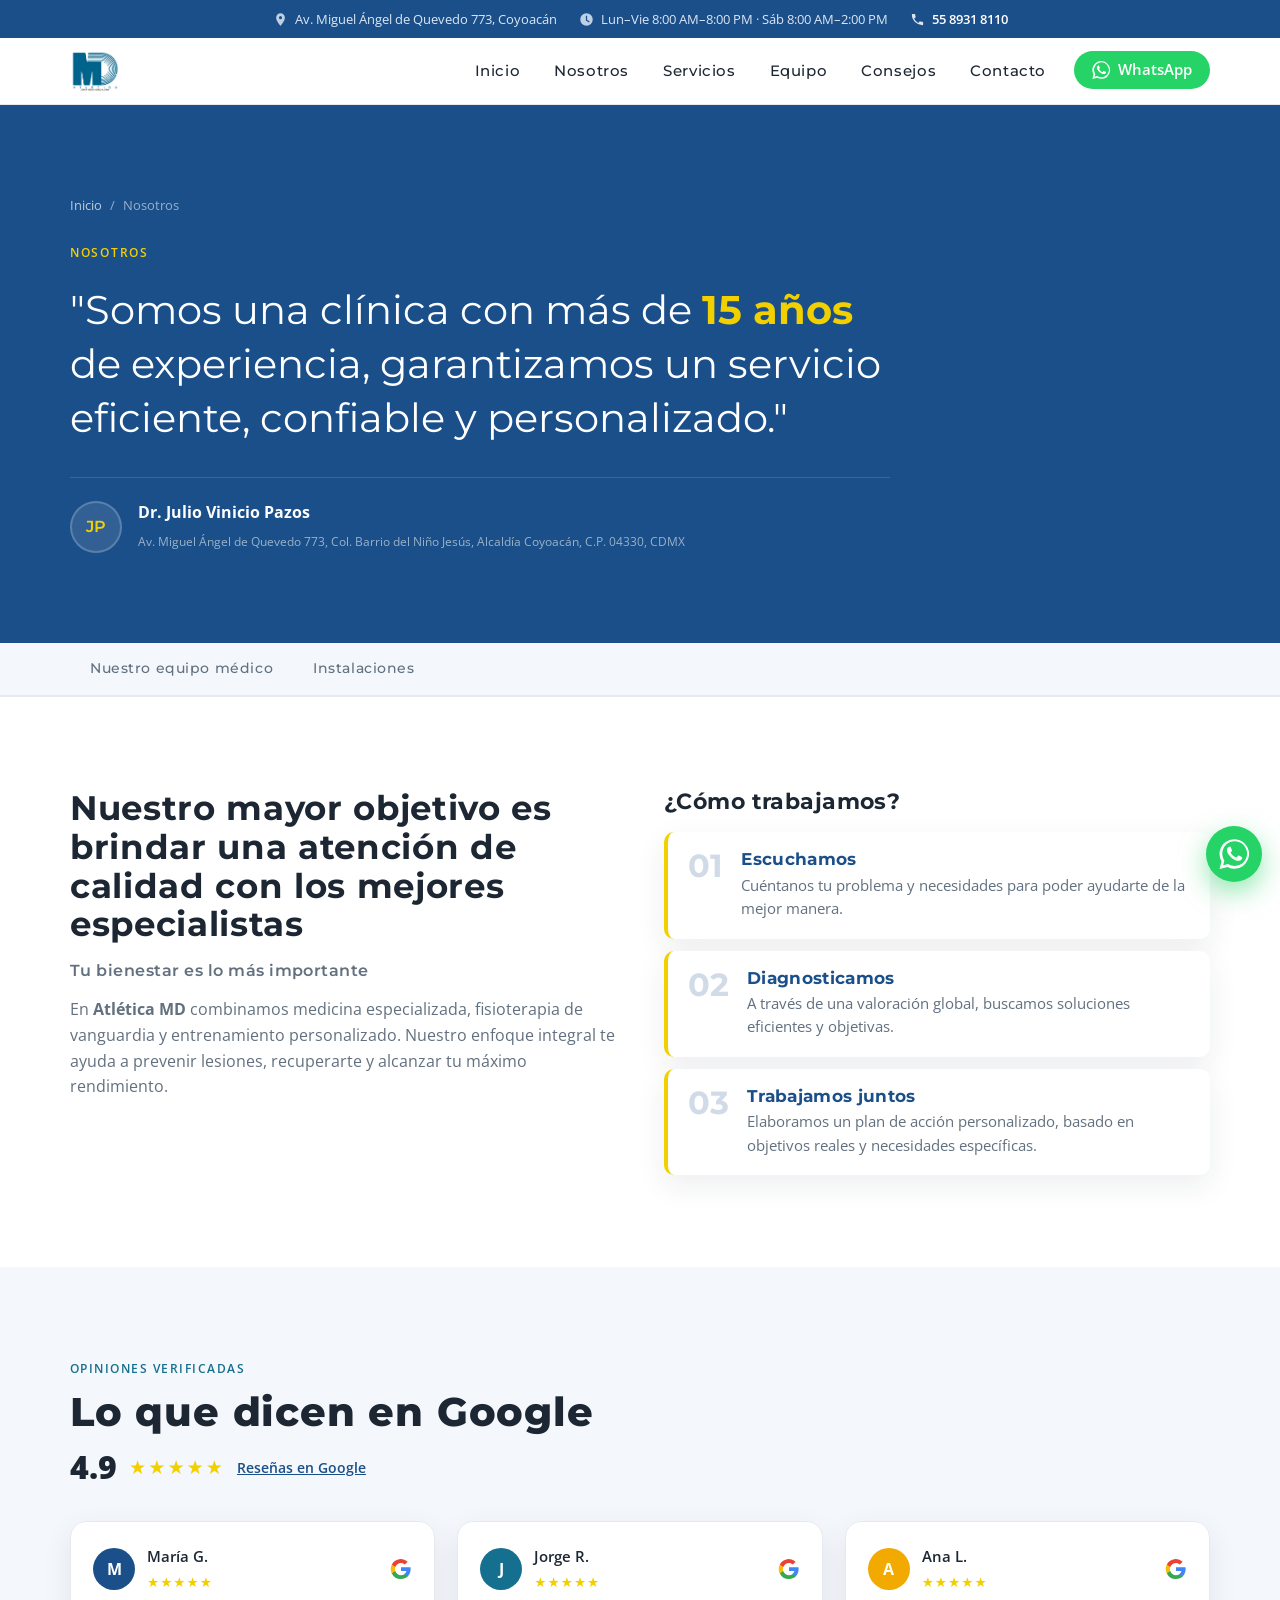
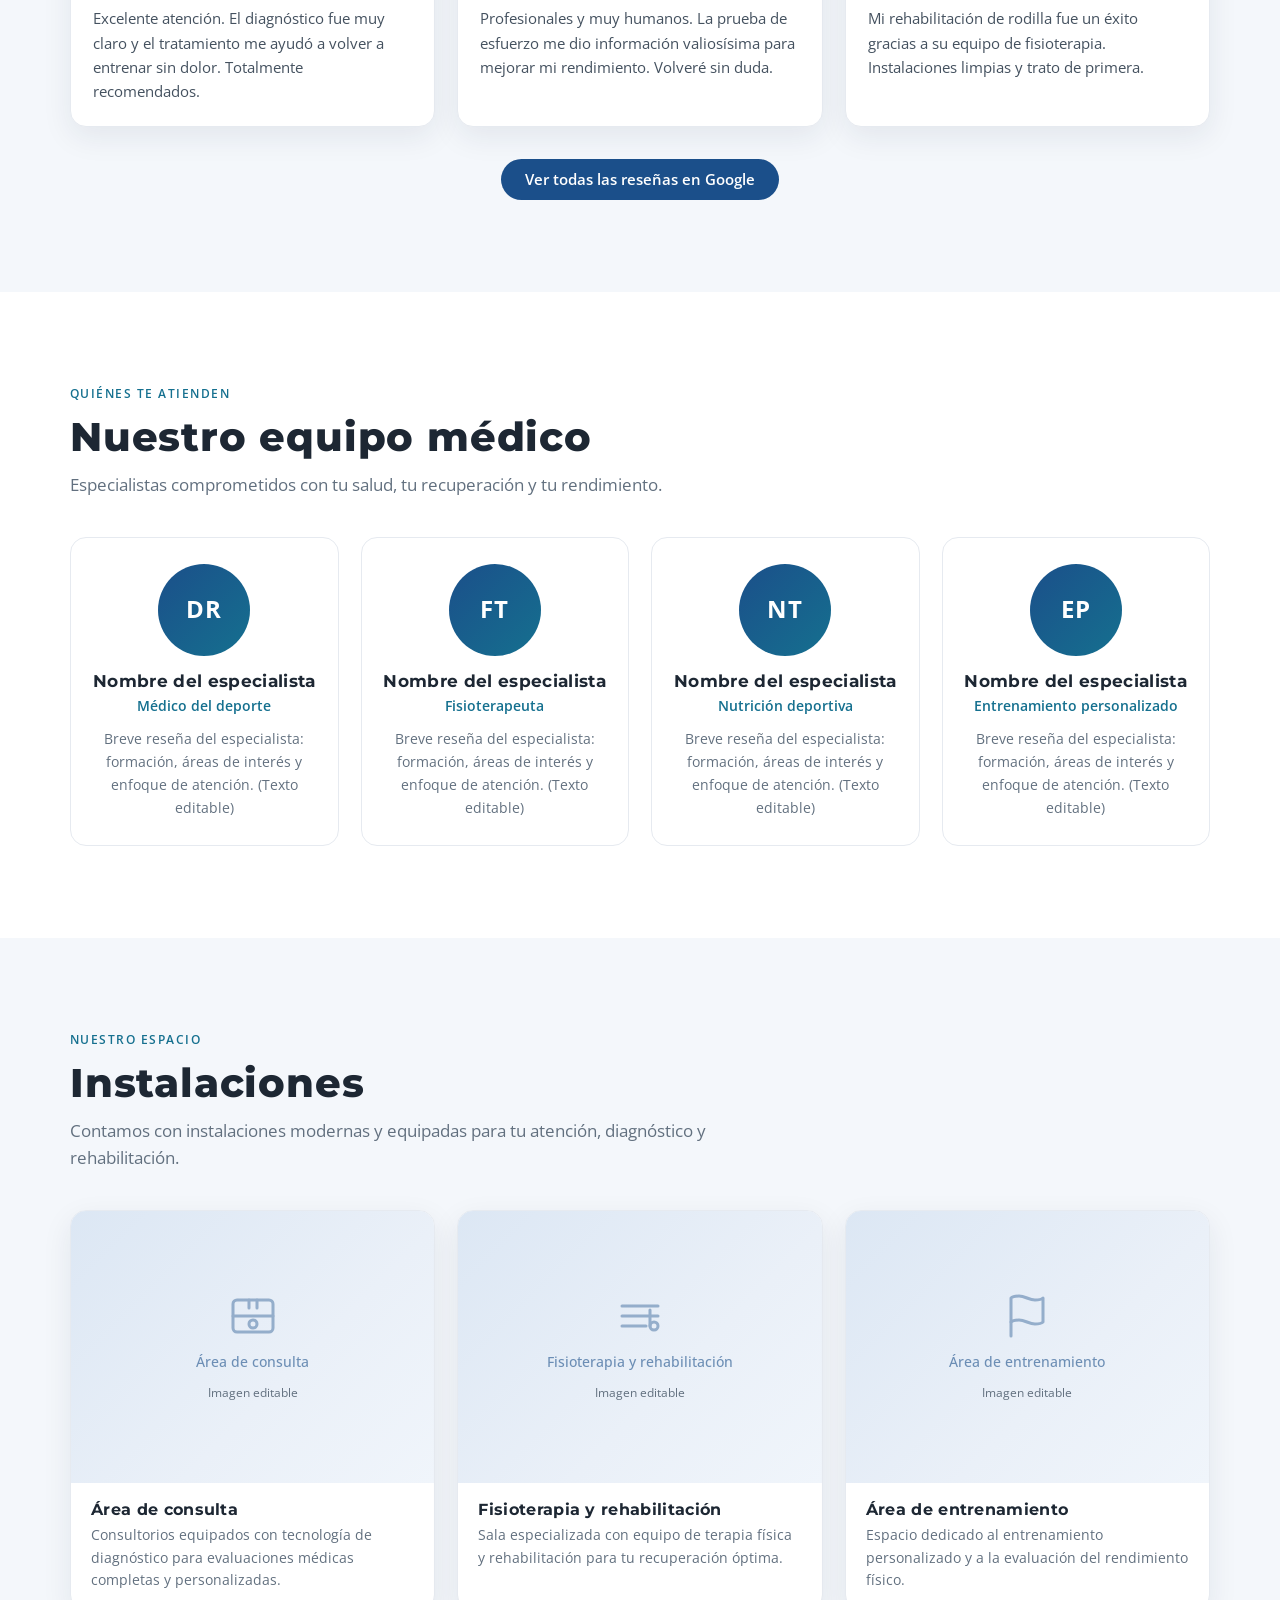
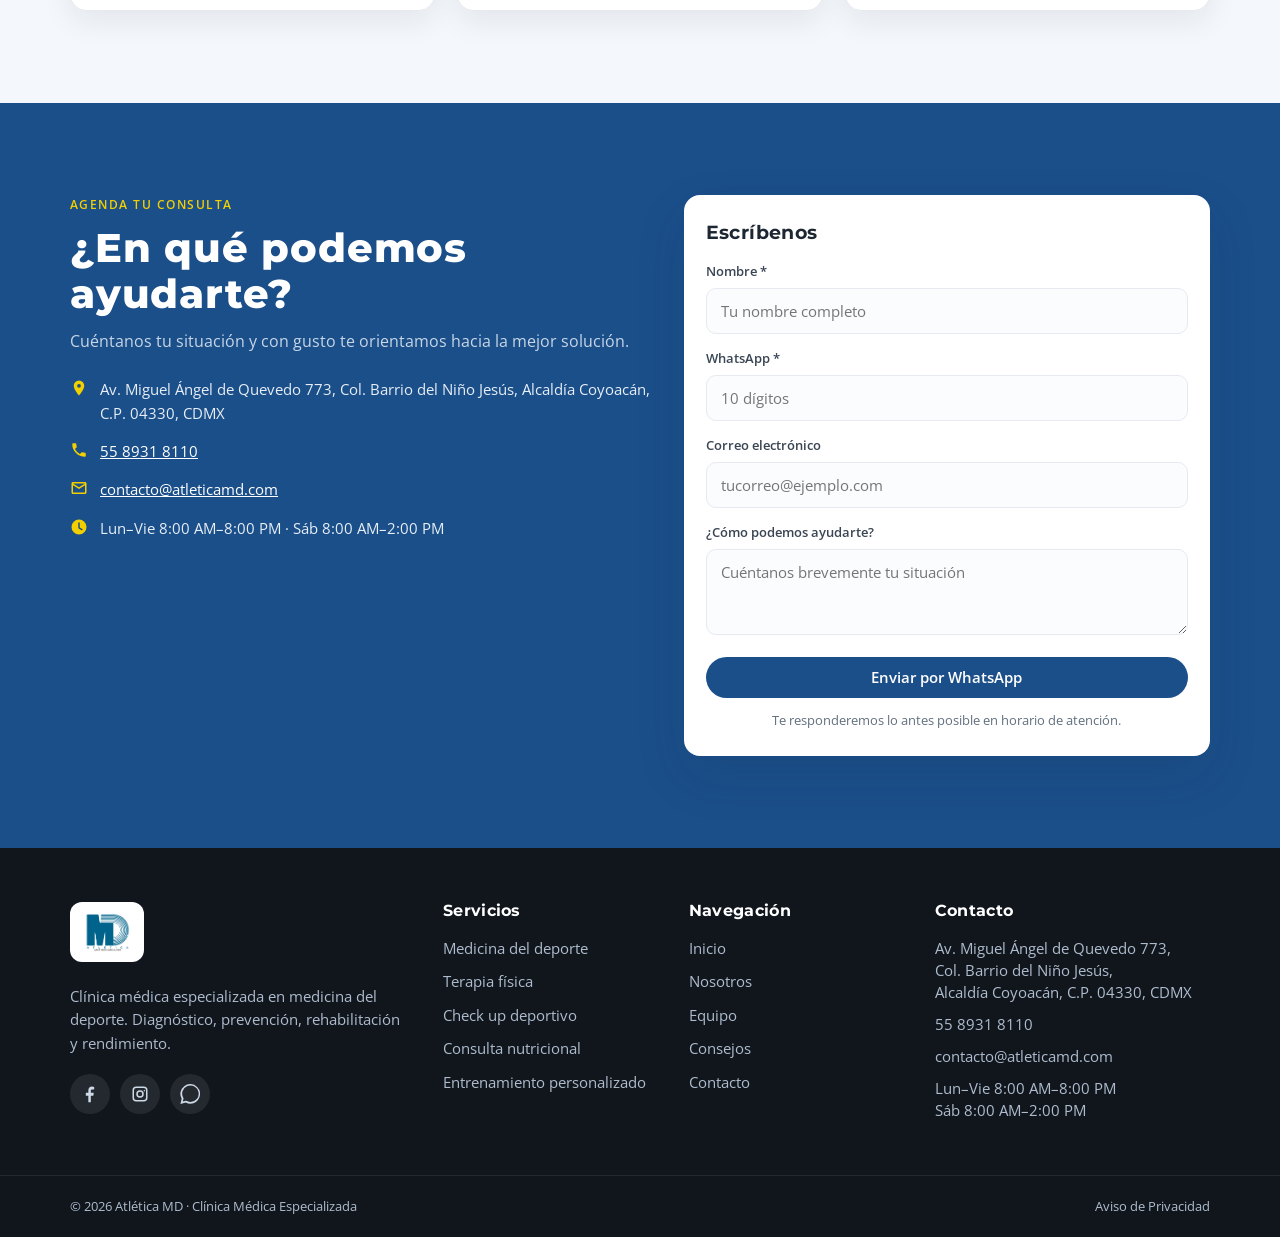
<file: nosotros.html>
﻿<!DOCTYPE html>
<html lang="es">
<head>
  <meta charset="UTF-8" />
  <meta name="viewport" content="width=device-width, initial-scale=1.0" />
  <meta name="theme-color" content="#1B4F8A" />
  <title>Nosotros · Atlética MD</title>
  <meta name="description" content="Conoce a Atlética MD: 15 años de experiencia en medicina del deporte en Coyoacán, CDMX. Nuestro equipo, instalaciones y forma de trabajo." />

  <!-- Open Graph -->
  <meta property="og:title" content="Nosotros · Atlética MD" />
  <meta property="og:description" content="Clínica médica especializada en medicina del deporte. Equipo especializado, instalaciones modernas y atención personalizada." />
  <meta property="og:type" content="website" />
  <meta property="og:image" content="assets/img/hero-2.webp" />

  <link rel="icon" type="image/png" href="assets/img/logo.png" />

  <!-- Fonts -->
  <link rel="preconnect" href="https://fonts.googleapis.com" />
  <link rel="preconnect" href="https://fonts.gstatic.com" crossorigin />
  <link href="https://fonts.googleapis.com/css2?family=Montserrat:wght@400;500;600;700;800&family=Open+Sans:wght@300;400;500;600;700&display=swap" rel="stylesheet" />

  <link rel="stylesheet" href="css/styles.css" />
</head>
<body>

  <!-- ===================== HEADER ===================== -->
  <header class="header" id="top">
    <!-- Top utility bar -->
    <div class="topbar">
      <div class="container topbar__inner">
        <a class="topbar__item" href="https://maps.google.com/?q=Av.+Miguel+Ángel+de+Quevedo+773,+San+Francisco,+Coyoacán,+04330" target="_blank" rel="noopener">
          <svg class="ico" viewBox="0 0 24 24" aria-hidden="true"><path d="M12 2a7 7 0 0 0-7 7c0 5.25 7 13 7 13s7-7.75 7-13a7 7 0 0 0-7-7Zm0 9.5A2.5 2.5 0 1 1 12 6.5a2.5 2.5 0 0 1 0 5Z"/></svg>
          <span>Av. Miguel Ángel de Quevedo 773, Coyoacán</span>
        </a>
        <span class="topbar__item topbar__item--hours">
          <svg class="ico" viewBox="0 0 24 24" aria-hidden="true"><path d="M12 2a10 10 0 1 0 0 20 10 10 0 0 0 0-20Zm1 10.6 4 2.3-1 1.7-5-2.9V6h2v6.6Z"/></svg>
          <span>Lun–Vie 8:00 AM–8:00 PM · Sáb 8:00 AM–2:00 PM</span>
        </span>
        <a class="topbar__item topbar__item--phone" href="tel:+525589318110">
          <svg class="ico" viewBox="0 0 24 24" aria-hidden="true"><path d="M6.6 10.8a15.9 15.9 0 0 0 6.6 6.6l2.2-2.2c.3-.3.7-.4 1-.2 1.2.4 2.4.6 3.6.6.6 0 1 .4 1 1V20c0 .6-.4 1-1 1A17 17 0 0 1 3 4c0-.6.4-1 1-1h3.4c.6 0 1 .4 1 1 0 1.3.2 2.5.6 3.6.1.4 0 .8-.3 1l-2.1 2.2Z"/></svg>
          <span>55 8931 8110</span>
        </a>
      </div>
    </div>

    <!-- Main navigation -->
    <div class="nav">
      <div class="container nav__inner">
        <a class="brand" href="index.html" aria-label="Atlética MD inicio">
          <img src="assets/img/logo.png" alt="Atlética MD · Clínica Médica Especializada" />
        </a>

        <nav class="menu" id="menu" aria-label="Menú principal">
          <a href="index.html" class="menu__link">Inicio</a>
          <a href="nosotros.html" class="menu__link is-active">Nosotros</a>
          <a href="servicios.html" class="menu__link">Servicios</a>
          <a href="#equipo" class="menu__link">Equipo</a>
          <a href="consejos.html" class="menu__link">Consejos</a>
          <a href="contacto.html" class="menu__link">Contacto</a>
          <a href="https://wa.me/525528505387?text=Hola%2C%20quisiera%20m%C3%A1s%20informaci%C3%B3n%20de%20sus%20servicios" class="btn btn--wa menu__cta" target="_blank" rel="noopener">
            <svg class="ico" viewBox="0 0 24 24" aria-hidden="true"><path d="M20.5 3.5A11.8 11.8 0 0 0 2 17.8L.5 24l6.4-1.7a11.9 11.9 0 0 0 5.7 1.5A11.9 11.9 0 0 0 20.5 3.5ZM12.6 21.6a9.8 9.8 0 0 1-5-1.4l-.4-.2-3.8 1 1-3.7-.2-.4a9.9 9.9 0 1 1 8.4 4.7Zm5.4-7.4c-.3-.1-1.8-.9-2-1s-.5-.2-.7.2-.8 1-1 1.2-.4.2-.7 0a8 8 0 0 1-2.4-1.5 9 9 0 0 1-1.6-2c-.2-.3 0-.5.1-.7l.5-.5c.1-.2.2-.3.3-.5s0-.4 0-.5l-1-2.3c-.2-.6-.5-.5-.7-.5h-.6a1.1 1.1 0 0 0-.8.4 3.4 3.4 0 0 0-1 2.5 5.8 5.8 0 0 0 1.2 3.1 13.4 13.4 0 0 0 5.2 4.6c.7.3 1.3.5 1.7.6a4.2 4.2 0 0 0 1.9.1 3.1 3.1 0 0 0 2-1.4 2.5 2.5 0 0 0 .2-1.4c-.1-.2-.3-.2-.6-.3Z"/></svg>
            WhatsApp
          </a>
        </nav>

        <button class="hamburger" id="hamburger" aria-label="Abrir menú" aria-expanded="false" aria-controls="menu">
          <span></span><span></span><span></span>
        </button>
      </div>
    </div>
  </header>

  <!-- ===================== PAGE HERO ===================== -->
  <section class="page-hero">
    <div class="container">
      <nav class="breadcrumb" aria-label="Navegación de ubicación">
        <a href="index.html">Inicio</a>
        <span aria-hidden="true">/</span>
        <span>Nosotros</span>
      </nav>
      <div class="page-hero__inner">
        <span class="page-hero__eyebrow">Nosotros</span>
        <blockquote class="page-hero__quote">
          "Somos una clínica con más de <mark>15&nbsp;años</mark> de experiencia,
          garantizamos un servicio eficiente, confiable y personalizado."
        </blockquote>
        <div class="page-hero__author">
          <div class="page-hero__avatar" data-initials="JP"></div>
          <div class="page-hero__author-info">
            <strong>Dr. Julio Vinicio Pazos</strong>
            <span>Av. Miguel Ángel de Quevedo 773, Col. Barrio del Niño Jesús, Alcaldía Coyoacán, C.P. 04330, CDMX</span>
          </div>
        </div>
      </div>
    </div>
  </section>

  <!-- ===================== SUB-NAV ===================== -->
  <nav class="subnav" aria-label="Secciones de esta página">
    <div class="container subnav__inner">
      <a href="#equipo" class="subnav__link">Nuestro equipo médico</a>
      <a href="#instalaciones" class="subnav__link">Instalaciones</a>
    </div>
  </nav>

  <!-- ===================== OBJETIVO / CÓMO TRABAJAMOS ===================== -->
  <section class="section" id="nosotros-detail">
    <div class="container">
      <div class="nosotros-body">

        <!-- Misión / objetivo -->
        <div class="nosotros-statement reveal">
          <h2 class="nosotros-statement__heading">Nuestro mayor objetivo es brindar una atención de calidad con los mejores especialistas</h2>
          <p class="nosotros-statement__sub">Tu bienestar es lo más importante</p>
          <p>En <strong>Atlética MD</strong> combinamos medicina especializada, fisioterapia de vanguardia y entrenamiento personalizado. Nuestro enfoque integral te ayuda a prevenir lesiones, recuperarte y alcanzar tu máximo rendimiento.</p>
        </div>

        <!-- Steps: ¿Cómo trabajamos? -->
        <div class="reveal">
          <h3 class="steps__heading">¿Cómo trabajamos?</h3>
          <div class="steps">
            <div class="step">
              <span class="step__num">01</span>
              <div class="step__content">
                <h4 class="step__title">Escuchamos</h4>
                <p>Cuéntanos tu problema y necesidades para poder ayudarte de la mejor manera.</p>
              </div>
            </div>
            <div class="step">
              <span class="step__num">02</span>
              <div class="step__content">
                <h4 class="step__title">Diagnosticamos</h4>
                <p>A través de una valoración global, buscamos soluciones eficientes y objetivas.</p>
              </div>
            </div>
            <div class="step">
              <span class="step__num">03</span>
              <div class="step__content">
                <h4 class="step__title">Trabajamos juntos</h4>
                <p>Elaboramos un plan de acción personalizado, basado en objetivos reales y necesidades específicas.</p>
              </div>
            </div>
          </div>
        </div>

      </div>
    </div>
  </section>

  <!-- ===================== RESEÑAS GOOGLE (reemplaza contadores) ===================== -->
  <section class="section section--alt" id="valores">
    <div class="container">
      <header class="section__head reveal">
        <p class="eyebrow">Opiniones verificadas</p>
        <h2 class="section__title">Lo que dicen en Google</h2>
        <div class="rating">
          <span class="rating__score">4.9</span>
          <span class="stars" aria-label="4.9 de 5 estrellas">★★★★★</span>
          <a class="rating__link" href="https://www.google.com/search?q=atletica+md+mexico#lrd=0x85d1ff8e3e71bf6d:0xc3d33940ddb44867,1" target="_blank" rel="noopener">Reseñas en Google</a>
        </div>
      </header>

      <div class="grid grid--reviews">

        <figure class="review reveal">
          <div class="review__top">
            <span class="review__avatar" style="--c:#1B4F8A">M</span>
            <div>
              <figcaption class="review__name">María G.</figcaption>
              <span class="stars stars--sm" aria-label="5 estrellas">★★★★★</span>
            </div>
            <svg class="review__g" viewBox="0 0 24 24" aria-hidden="true"><path fill="#4285F4" d="M22.5 12.2c0-.7-.1-1.4-.2-2H12v3.9h5.9a5 5 0 0 1-2.2 3.3v2.7h3.5c2-1.9 3.3-4.7 3.3-7.9Z"/><path fill="#34A853" d="M12 23c3 0 5.5-1 7.3-2.7l-3.5-2.7c-1 .7-2.3 1.1-3.8 1.1-2.9 0-5.4-2-6.3-4.6H2v2.8A11 11 0 0 0 12 23Z"/><path fill="#FBBC05" d="M5.7 14.1a6.6 6.6 0 0 1 0-4.2V7.1H2a11 11 0 0 0 0 9.8l3.7-2.8Z"/><path fill="#EA4335" d="M12 5.4c1.6 0 3 .6 4.2 1.7l3.1-3.1A11 11 0 0 0 2 7.1l3.7 2.8C6.6 7.4 9.1 5.4 12 5.4Z"/></svg>
          </div>
          <blockquote class="review__text">Excelente atención. El diagnóstico fue muy claro y el tratamiento me ayudó a volver a entrenar sin dolor. Totalmente recomendados.</blockquote>
        </figure>

        <figure class="review reveal">
          <div class="review__top">
            <span class="review__avatar" style="--c:#15708F">J</span>
            <div>
              <figcaption class="review__name">Jorge R.</figcaption>
              <span class="stars stars--sm" aria-label="5 estrellas">★★★★★</span>
            </div>
            <svg class="review__g" viewBox="0 0 24 24" aria-hidden="true"><path fill="#4285F4" d="M22.5 12.2c0-.7-.1-1.4-.2-2H12v3.9h5.9a5 5 0 0 1-2.2 3.3v2.7h3.5c2-1.9 3.3-4.7 3.3-7.9Z"/><path fill="#34A853" d="M12 23c3 0 5.5-1 7.3-2.7l-3.5-2.7c-1 .7-2.3 1.1-3.8 1.1-2.9 0-5.4-2-6.3-4.6H2v2.8A11 11 0 0 0 12 23Z"/><path fill="#FBBC05" d="M5.7 14.1a6.6 6.6 0 0 1 0-4.2V7.1H2a11 11 0 0 0 0 9.8l3.7-2.8Z"/><path fill="#EA4335" d="M12 5.4c1.6 0 3 .6 4.2 1.7l3.1-3.1A11 11 0 0 0 2 7.1l3.7 2.8C6.6 7.4 9.1 5.4 12 5.4Z"/></svg>
          </div>
          <blockquote class="review__text">Profesionales y muy humanos. La prueba de esfuerzo me dio información valiosísima para mejorar mi rendimiento. Volveré sin duda.</blockquote>
        </figure>

        <figure class="review reveal">
          <div class="review__top">
            <span class="review__avatar" style="--c:#F2A900">A</span>
            <div>
              <figcaption class="review__name">Ana L.</figcaption>
              <span class="stars stars--sm" aria-label="5 estrellas">★★★★★</span>
            </div>
            <svg class="review__g" viewBox="0 0 24 24" aria-hidden="true"><path fill="#4285F4" d="M22.5 12.2c0-.7-.1-1.4-.2-2H12v3.9h5.9a5 5 0 0 1-2.2 3.3v2.7h3.5c2-1.9 3.3-4.7 3.3-7.9Z"/><path fill="#34A853" d="M12 23c3 0 5.5-1 7.3-2.7l-3.5-2.7c-1 .7-2.3 1.1-3.8 1.1-2.9 0-5.4-2-6.3-4.6H2v2.8A11 11 0 0 0 12 23Z"/><path fill="#FBBC05" d="M5.7 14.1a6.6 6.6 0 0 1 0-4.2V7.1H2a11 11 0 0 0 0 9.8l3.7-2.8Z"/><path fill="#EA4335" d="M12 5.4c1.6 0 3 .6 4.2 1.7l3.1-3.1A11 11 0 0 0 2 7.1l3.7 2.8C6.6 7.4 9.1 5.4 12 5.4Z"/></svg>
          </div>
          <blockquote class="review__text">Mi rehabilitación de rodilla fue un éxito gracias a su equipo de fisioterapia. Instalaciones limpias y trato de primera.</blockquote>
        </figure>

      </div>

      <div class="resenas__cta reveal">
        <a class="btn btn--solid" href="https://www.google.com/search?q=atletica+md+mexico#lrd=0x85d1ff8e3e71bf6d:0xc3d33940ddb44867,1" target="_blank" rel="noopener">Ver todas las reseñas en Google</a>
      </div>
    </div>
  </section>

  <!-- ===================== EQUIPO ===================== -->
  <section class="section" id="equipo">
    <div class="container">
      <header class="section__head reveal">
        <p class="eyebrow">Quiénes te atienden</p>
        <h2 class="section__title">Nuestro equipo médico</h2>
        <p class="section__lead">Especialistas comprometidos con tu salud, tu recuperación y tu rendimiento.</p>
      </header>

      <div class="grid grid--team">

        <article class="member reveal">
          <div class="member__photo" data-initials="DR"></div>
          <h3 class="member__name">Nombre del especialista</h3>
          <p class="member__role">Médico del deporte</p>
          <p class="member__bio">Breve reseña del especialista: formación, áreas de interés y enfoque de atención. (Texto editable)</p>
        </article>

        <article class="member reveal">
          <div class="member__photo" data-initials="FT"></div>
          <h3 class="member__name">Nombre del especialista</h3>
          <p class="member__role">Fisioterapeuta</p>
          <p class="member__bio">Breve reseña del especialista: formación, áreas de interés y enfoque de atención. (Texto editable)</p>
        </article>

        <article class="member reveal">
          <div class="member__photo" data-initials="NT"></div>
          <h3 class="member__name">Nombre del especialista</h3>
          <p class="member__role">Nutrición deportiva</p>
          <p class="member__bio">Breve reseña del especialista: formación, áreas de interés y enfoque de atención. (Texto editable)</p>
        </article>

        <article class="member reveal">
          <div class="member__photo" data-initials="EP"></div>
          <h3 class="member__name">Nombre del especialista</h3>
          <p class="member__role">Entrenamiento personalizado</p>
          <p class="member__bio">Breve reseña del especialista: formación, áreas de interés y enfoque de atención. (Texto editable)</p>
        </article>

      </div>
    </div>
  </section>

  <!-- ===================== INSTALACIONES ===================== -->
  <section class="section section--alt" id="instalaciones">
    <div class="container">
      <header class="section__head reveal">
        <p class="eyebrow">Nuestro espacio</p>
        <h2 class="section__title">Instalaciones</h2>
        <p class="section__lead">Contamos con instalaciones modernas y equipadas para tu atención, diagnóstico y rehabilitación.</p>
      </header>

      <div class="grid grid--instal">

        <div class="instal-card reveal">
          <div class="instal-placeholder">
            <svg viewBox="0 0 24 24" stroke-width="1.5" stroke-linecap="round" stroke-linejoin="round" aria-hidden="true"><rect x="2" y="4" width="20" height="16" rx="2"/><path d="M10 4v4M14 4v4M2 12h20"/><circle cx="12" cy="16" r="2"/></svg>
            <span>Área de consulta</span>
            <small>Imagen editable</small>
          </div>
          <div class="instal-card__body">
            <h3 class="instal-card__title">Área de consulta</h3>
            <p class="instal-card__text">Consultorios equipados con tecnología de diagnóstico para evaluaciones médicas completas y personalizadas.</p>
          </div>
        </div>

        <div class="instal-card reveal">
          <div class="instal-placeholder">
            <svg viewBox="0 0 24 24" stroke-width="1.5" stroke-linecap="round" stroke-linejoin="round" aria-hidden="true"><path d="M3 7h18M3 12h18M3 17h12"/><circle cx="19" cy="17" r="2"/><path d="M17 17V9"/></svg>
            <span>Fisioterapia y rehabilitación</span>
            <small>Imagen editable</small>
          </div>
          <div class="instal-card__body">
            <h3 class="instal-card__title">Fisioterapia y rehabilitación</h3>
            <p class="instal-card__text">Sala especializada con equipo de terapia física y rehabilitación para tu recuperación óptima.</p>
          </div>
        </div>

        <div class="instal-card reveal">
          <div class="instal-placeholder">
            <svg viewBox="0 0 24 24" stroke-width="1.5" stroke-linecap="round" stroke-linejoin="round" aria-hidden="true"><path d="M4 15s1-1 4-1 5 2 8 2 4-1 4-1V3s-1 1-4 1-5-2-8-2-4 1-4 1z"/><line x1="4" y1="22" x2="4" y2="15"/></svg>
            <span>Área de entrenamiento</span>
            <small>Imagen editable</small>
          </div>
          <div class="instal-card__body">
            <h3 class="instal-card__title">Área de entrenamiento</h3>
            <p class="instal-card__text">Espacio dedicado al entrenamiento personalizado y a la evaluación del rendimiento físico.</p>
          </div>
        </div>

      </div>
    </div>
  </section>

  <!-- ===================== CONTACTO ===================== -->
  <section class="section section--cta" id="contacto">
    <div class="container cta">
      <div class="cta__info reveal">
        <p class="eyebrow eyebrow--light">Agenda tu consulta</p>
        <h2 class="section__title">¿En qué podemos ayudarte?</h2>
        <p class="cta__lead">Cuéntanos tu situación y con gusto te orientamos hacia la mejor solución.</p>
        <ul class="cta__list">
          <li>
            <svg class="ico" viewBox="0 0 24 24" aria-hidden="true"><path d="M12 2a7 7 0 0 0-7 7c0 5.25 7 13 7 13s7-7.75 7-13a7 7 0 0 0-7-7Zm0 9.5A2.5 2.5 0 1 1 12 6.5a2.5 2.5 0 0 1 0 5Z"/></svg>
            Av. Miguel Ángel de Quevedo 773, Col. Barrio del Niño Jesús, Alcaldía Coyoacán, C.P. 04330, CDMX
          </li>
          <li>
            <svg class="ico" viewBox="0 0 24 24" aria-hidden="true"><path d="M6.6 10.8a15.9 15.9 0 0 0 6.6 6.6l2.2-2.2c.3-.3.7-.4 1-.2 1.2.4 2.4.6 3.6.6.6 0 1 .4 1 1V20c0 .6-.4 1-1 1A17 17 0 0 1 3 4c0-.6.4-1 1-1h3.4c.6 0 1 .4 1 1 0 1.3.2 2.5.6 3.6.1.4 0 .8-.3 1l-2.1 2.2Z"/></svg>
            <a href="tel:+525589318110">55 8931 8110</a>
          </li>
          <li>
            <svg class="ico" viewBox="0 0 24 24" aria-hidden="true"><path d="M4 4h16c1.1 0 2 .9 2 2v12c0 1.1-.9 2-2 2H4c-1.1 0-2-.9-2-2V6c0-1.1.9-2 2-2Zm8 7 8-5H4l8 5Zm0 2.2L4 8.2V18h16V8.2l-8 5Z"/></svg>
            <a href="mailto:contacto@atleticamd.com">contacto@atleticamd.com</a>
          </li>
          <li>
            <svg class="ico" viewBox="0 0 24 24" aria-hidden="true"><path d="M12 2a10 10 0 1 0 0 20 10 10 0 0 0 0-20Zm1 10.6 4 2.3-1 1.7-5-2.9V6h2v6.6Z"/></svg>
            Lun–Vie 8:00 AM–8:00 PM · Sáb 8:00 AM–2:00 PM
          </li>
        </ul>
      </div>

      <form class="cta__form reveal" id="nosotrosForm" novalidate>
        <h3 class="cta__form-title">Escríbenos</h3>
        <div class="field">
          <label for="f-name">Nombre *</label>
          <input type="text" id="f-name" name="name" placeholder="Tu nombre completo" required />
        </div>
        <div class="field">
          <label for="f-whatsapp">WhatsApp *</label>
          <input type="tel" id="f-whatsapp" name="whatsapp" placeholder="10 dígitos" required />
        </div>
        <div class="field">
          <label for="f-email">Correo electrónico</label>
          <input type="email" id="f-email" name="email" placeholder="tucorreo@ejemplo.com" />
        </div>
        <div class="field">
          <label for="f-howhelp">¿Cómo podemos ayudarte?</label>
          <textarea id="f-howhelp" name="howhelp" rows="3" placeholder="Cuéntanos brevemente tu situación"></textarea>
        </div>
        <button type="submit" class="btn btn--solid btn--block">Enviar por WhatsApp</button>
        <p class="cta__form-note">Te responderemos lo antes posible en horario de atención.</p>
      </form>
    </div>
  </section>

  <!-- ===================== FOOTER ===================== -->
  <footer class="footer">
    <div class="container footer__grid">
      <div class="footer__brand">
        <div class="footer__logo">
          <img src="assets/img/logo.png" alt="Atlética MD" />
        </div>
        <p>Clínica médica especializada en medicina del deporte. Diagnóstico, prevención, rehabilitación y rendimiento.</p>
        <div class="social">
          <a href="#" aria-label="Facebook" target="_blank" rel="noopener"><svg viewBox="0 0 24 24"><path d="M13 22v-8h3l.5-3.5H13V8.3c0-1 .3-1.7 1.8-1.7H17V3.5A24 24 0 0 0 14.4 3C11.9 3 10 4.5 10 7.7v2.8H7V14h3v8h3Z"/></svg></a>
          <a href="#" aria-label="Instagram" target="_blank" rel="noopener"><svg viewBox="0 0 24 24"><path d="M12 9.3A2.7 2.7 0 1 0 12 14.7 2.7 2.7 0 0 0 12 9.3Zm5.2-2.1a.9.9 0 1 0 0 1.8.9.9 0 0 0 0-1.8ZM12 7.5a4.5 4.5 0 1 1 0 9 4.5 4.5 0 0 1 0-9ZM7.5 3h9A4.5 4.5 0 0 1 21 7.5v9a4.5 4.5 0 0 1-4.5 4.5h-9A4.5 4.5 0 0 1 3 16.5v-9A4.5 4.5 0 0 1 7.5 3Zm0 1.8A2.7 2.7 0 0 0 4.8 7.5v9a2.7 2.7 0 0 0 2.7 2.7h9a2.7 2.7 0 0 0 2.7-2.7v-9a2.7 2.7 0 0 0-2.7-2.7h-9Z"/></svg></a>
          <a href="https://wa.me/525528505387" aria-label="WhatsApp" target="_blank" rel="noopener"><svg viewBox="0 0 24 24"><path d="M20.5 3.5A11.8 11.8 0 0 0 2 17.8L.5 24l6.4-1.7a11.9 11.9 0 0 0 5.7 1.5A11.9 11.9 0 0 0 20.5 3.5Zm-8 18.1a9.8 9.8 0 0 1-5-1.4l-.4-.2-3.8 1 1-3.7-.2-.4a9.9 9.9 0 1 1 8.4 4.7Z"/></svg></a>
        </div>
      </div>

      <div class="footer__col">
        <h4>Servicios</h4>
        <ul>
          <li><a href="servicios.html#medicina">Medicina del deporte</a></li>
          <li><a href="servicios.html#terapia">Terapia física</a></li>
          <li><a href="servicios.html#checkup">Check up deportivo</a></li>
          <li><a href="servicios.html#nutricion">Consulta nutricional</a></li>
          <li><a href="servicios.html#entrenamiento">Entrenamiento personalizado</a></li>
        </ul>
      </div>

      <div class="footer__col">
        <h4>Navegación</h4>
        <ul>
          <li><a href="index.html">Inicio</a></li>
          <li><a href="nosotros.html">Nosotros</a></li>
          <li><a href="#equipo">Equipo</a></li>
          <li><a href="index.html#consejos">Consejos</a></li>
          <li><a href="contacto.html">Contacto</a></li>
        </ul>
      </div>

      <div class="footer__col">
        <h4>Contacto</h4>
        <ul class="footer__contact">
          <li>Av. Miguel Ángel de Quevedo 773,<br>Col. Barrio del Niño Jesús,<br>Alcaldía Coyoacán, C.P. 04330, CDMX</li>
          <li><a href="tel:+525589318110">55 8931 8110</a></li>
          <li><a href="mailto:contacto@atleticamd.com">contacto@atleticamd.com</a></li>
          <li>Lun–Vie 8:00 AM–8:00 PM<br>Sáb 8:00 AM–2:00 PM</li>
        </ul>
      </div>
    </div>

    <div class="footer__bar">
      <div class="container footer__bar-inner">
        <p>© <span id="year"></span> Atlética MD · Clínica Médica Especializada</p>
        <a href="#">Aviso de Privacidad</a>
      </div>
    </div>
  </footer>

  <!-- Floating WhatsApp -->
  <a class="wa-float" href="https://wa.me/525528505387?text=Hola%2C%20quisiera%20m%C3%A1s%20informaci%C3%B3n%20de%20sus%20servicios" target="_blank" rel="noopener" aria-label="Escríbenos por WhatsApp">
    <svg viewBox="0 0 24 24"><path d="M20.5 3.5A11.8 11.8 0 0 0 2 17.8L.5 24l6.4-1.7a11.9 11.9 0 0 0 5.7 1.5A11.9 11.9 0 0 0 20.5 3.5Zm-8 18.1a9.8 9.8 0 0 1-5-1.4l-.4-.2-3.8 1 1-3.7-.2-.4a9.9 9.9 0 1 1 8.4 4.7Zm5.4-7.4c-.3-.1-1.8-.9-2-1s-.5-.2-.7.2-.8 1-1 1.2-.4.2-.7 0a8 8 0 0 1-2.4-1.5 9 9 0 0 1-1.6-2c-.2-.3 0-.5.1-.7l.5-.5c.1-.2.2-.3.3-.5s0-.4 0-.5l-1-2.3c-.2-.6-.5-.5-.7-.5h-.6a1.1 1.1 0 0 0-.8.4 3.4 3.4 0 0 0-1 2.5 5.8 5.8 0 0 0 1.2 3.1 13.4 13.4 0 0 0 5.2 4.6c.7.3 1.3.5 1.7.6a4.2 4.2 0 0 0 1.9.1 3.1 3.1 0 0 0 2-1.4 2.5 2.5 0 0 0 .2-1.4c-.1-.2-.3-.2-.6-.3Z"/></svg>
  </a>

  <script src="js/main.js"></script>

  <!-- Formulario Nosotros → WhatsApp -->
  <script>
    (function () {
      var form = document.getElementById('nosotrosForm');
      if (!form) return;
      form.addEventListener('submit', function (e) {
        e.preventDefault();
        var name    = (form.elements['name'].value    || '').trim();
        var wa      = (form.elements['whatsapp'].value|| '').trim();
        var email   = (form.elements['email'].value   || '').trim();
        var howhelp = (form.elements['howhelp'].value || '').trim();
        if (!name || !wa) {
          document.getElementById(!name ? 'f-name' : 'f-whatsapp').focus();
          return;
        }
        var text = 'Hola, quisiera más información de sus servicios.\n' +
          'Nombre: ' + name + '\n' +
          'WhatsApp: ' + wa +
          (email   ? '\nCorreo: ' + email   : '') +
          (howhelp ? '\n'         + howhelp : '');
        window.open('https://wa.me/525528505387?text=' + encodeURIComponent(text), '_blank');
      });
    }());
  </script>
</body>
</html>
</file>
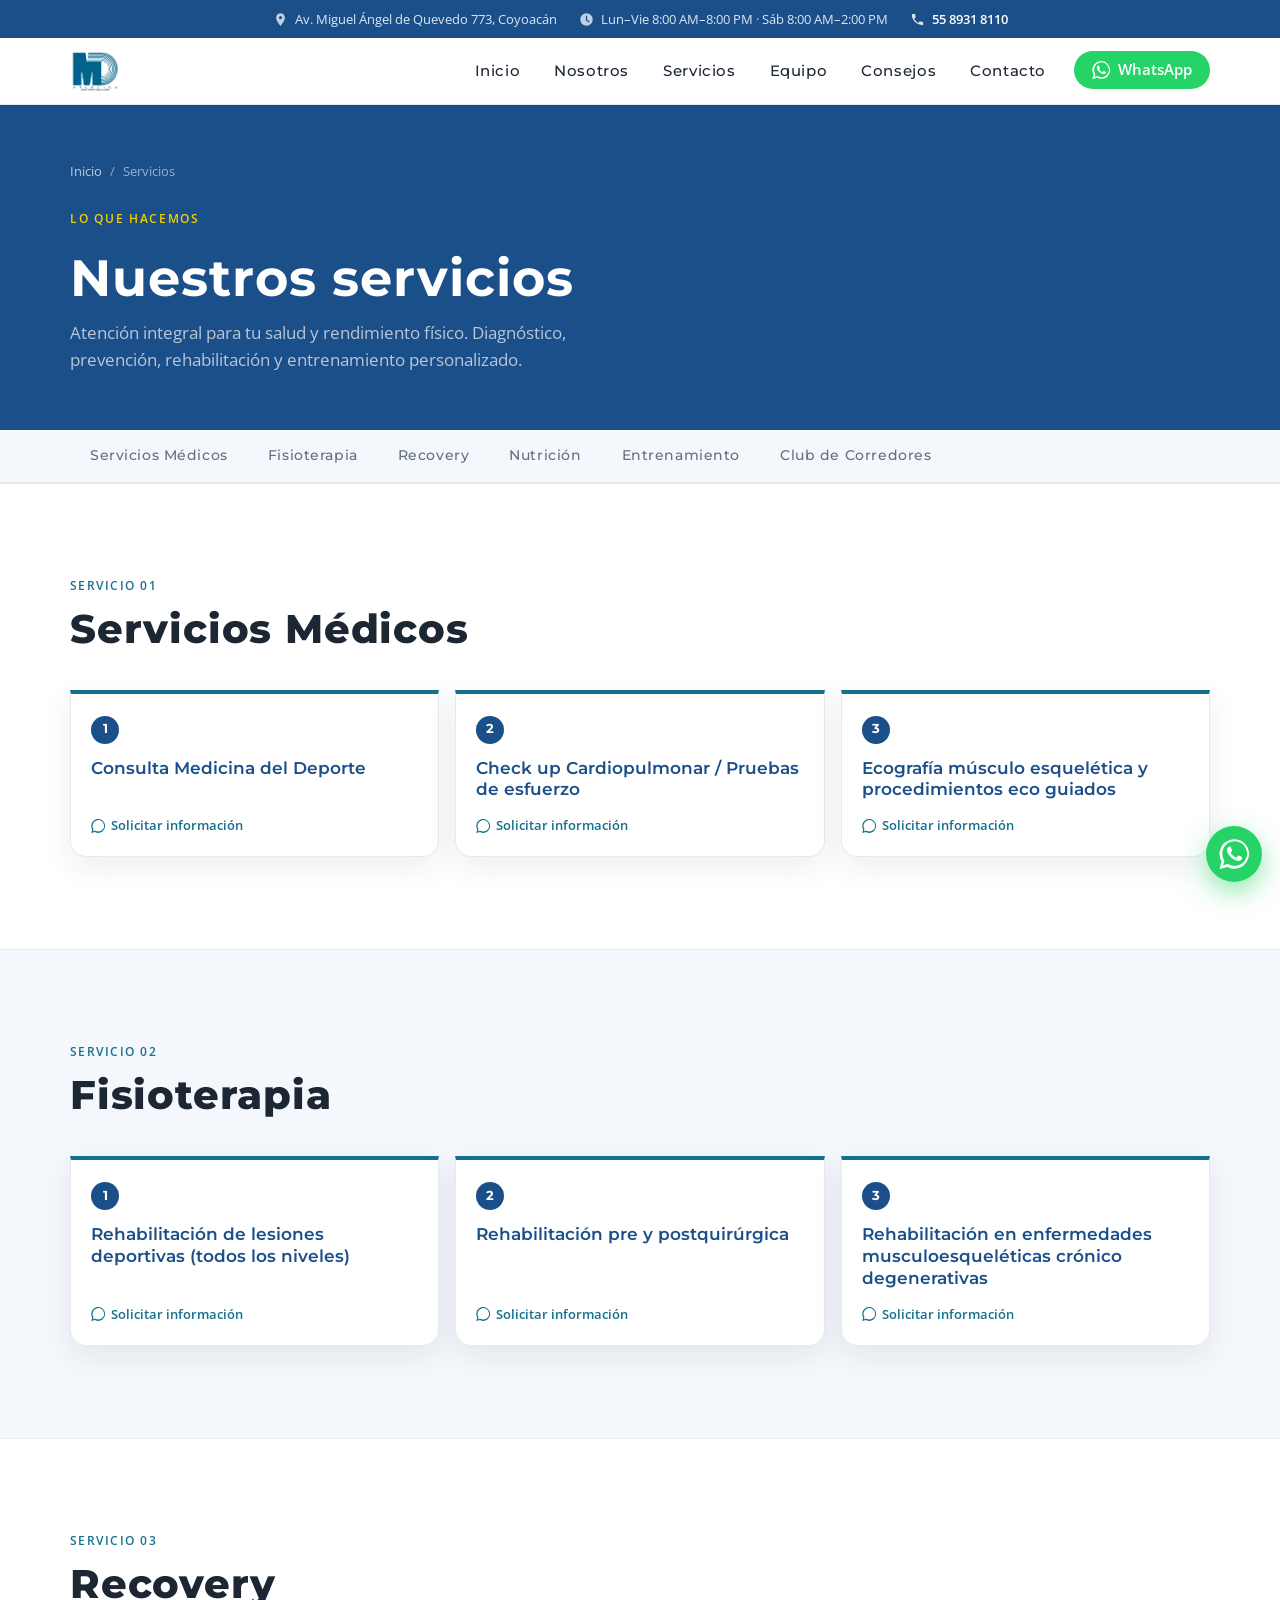
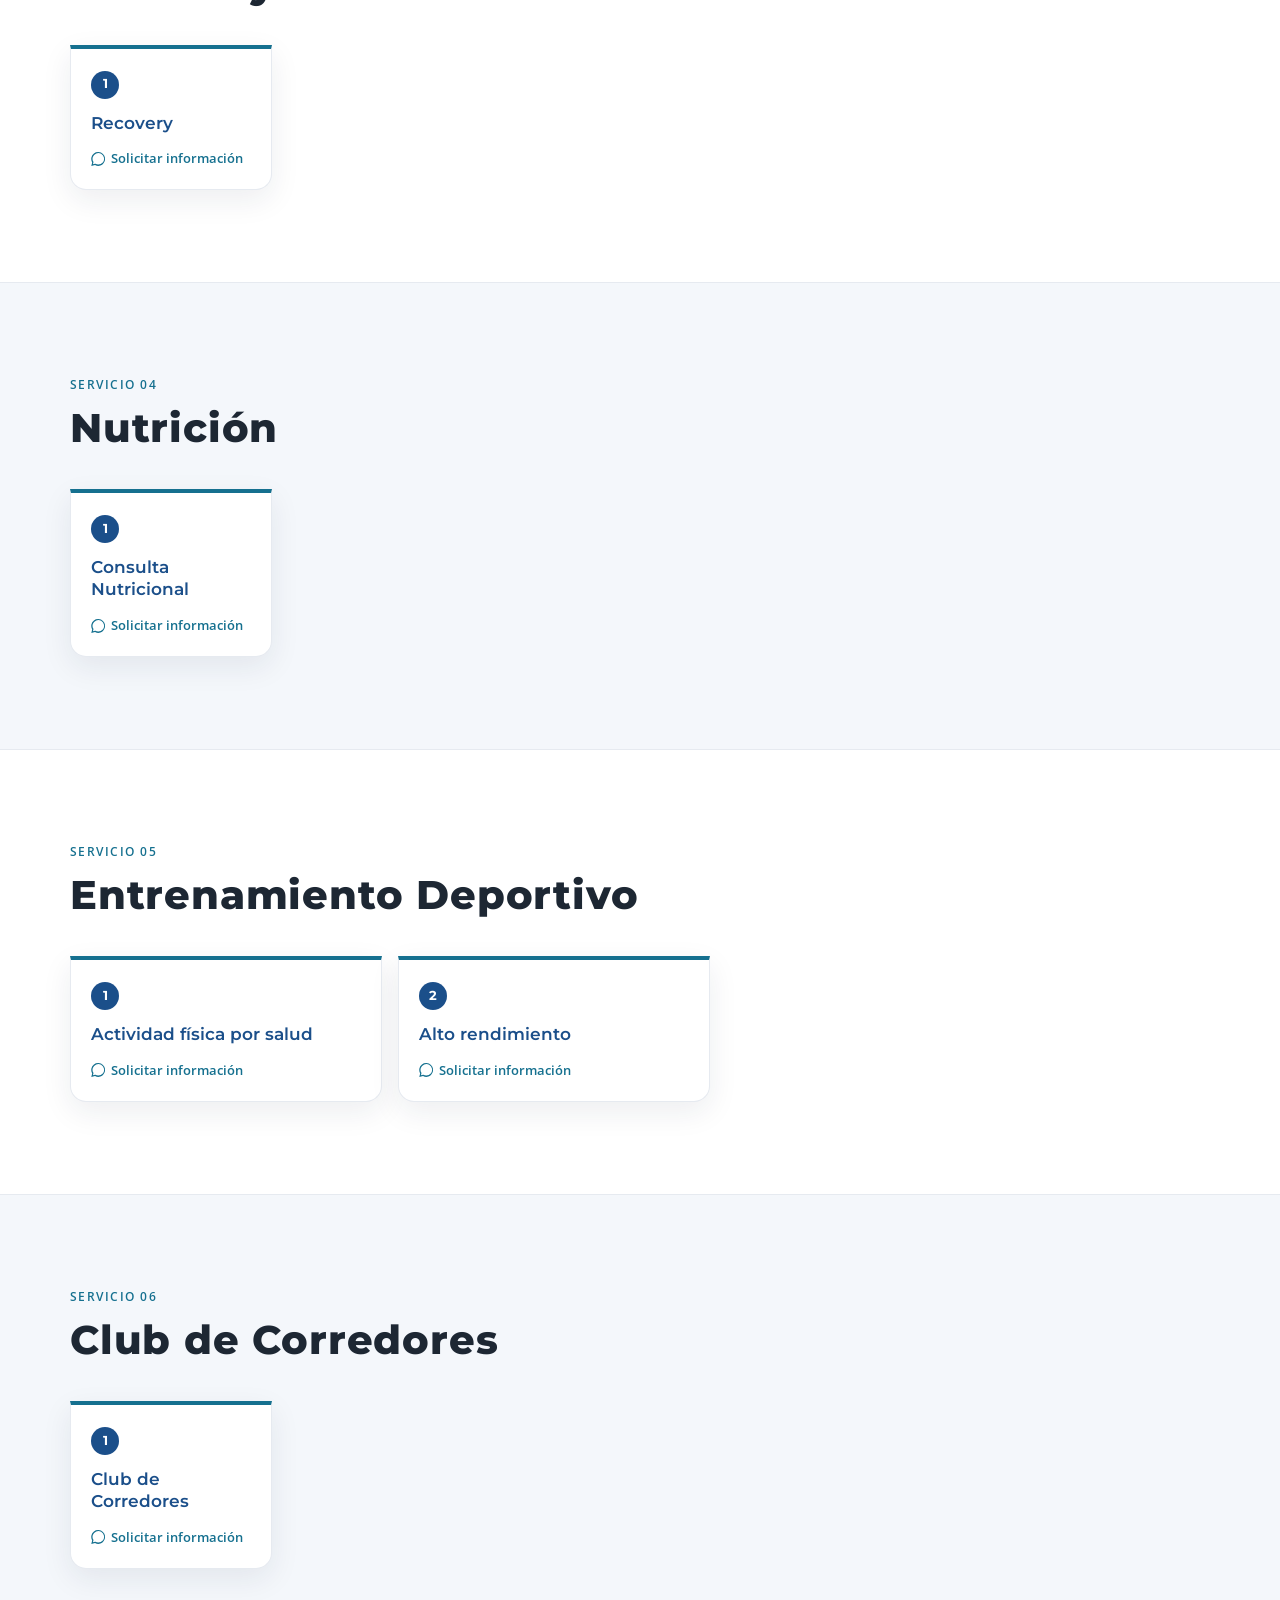
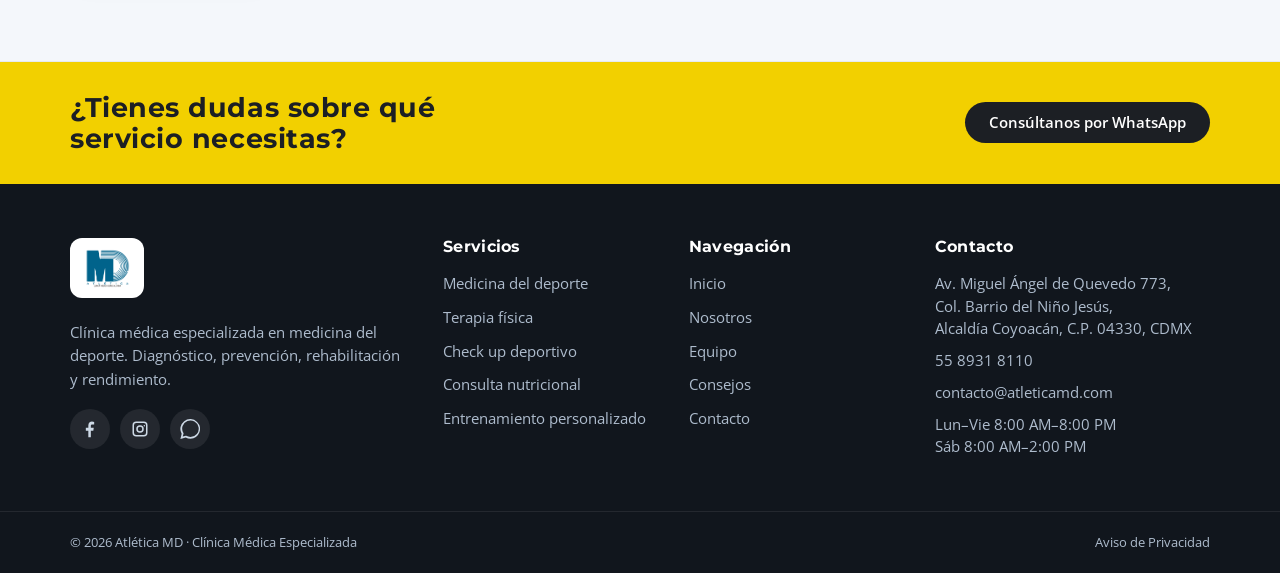
<file: servicios.html>
﻿<!DOCTYPE html>
<html lang="es">
<head>
  <meta charset="UTF-8" />
  <meta name="viewport" content="width=device-width, initial-scale=1.0" />
  <meta name="theme-color" content="#1B4F8A" />
  <title>Servicios · Atlética MD</title>
  <meta name="description" content="Servicios de Atlética MD: Medicina del deporte, Terapia física y rehabilitación, Check up deportivo, Consulta nutricional y Entrenamiento personalizado en Coyoacán, CDMX." />

  <link rel="icon" type="image/png" href="assets/img/logo.png" />

  <!-- Fonts -->
  <link rel="preconnect" href="https://fonts.googleapis.com" />
  <link rel="preconnect" href="https://fonts.gstatic.com" crossorigin />
  <link href="https://fonts.googleapis.com/css2?family=Montserrat:wght@400;500;600;700;800&family=Open+Sans:wght@300;400;500;600;700&display=swap" rel="stylesheet" />

  <link rel="stylesheet" href="css/styles.css" />
</head>
<body>

  <!-- ===================== HEADER ===================== -->
  <header class="header" id="top">
    <div class="topbar">
      <div class="container topbar__inner">
        <a class="topbar__item" href="https://maps.google.com/?cid=14110685008242165863" target="_blank" rel="noopener">
          <svg class="ico" viewBox="0 0 24 24" aria-hidden="true"><path d="M12 2a7 7 0 0 0-7 7c0 5.25 7 13 7 13s7-7.75 7-13a7 7 0 0 0-7-7Zm0 9.5A2.5 2.5 0 1 1 12 6.5a2.5 2.5 0 0 1 0 5Z"/></svg>
          <span>Av. Miguel Ángel de Quevedo 773, Coyoacán</span>
        </a>
        <span class="topbar__item topbar__item--hours">
          <svg class="ico" viewBox="0 0 24 24" aria-hidden="true"><path d="M12 2a10 10 0 1 0 0 20 10 10 0 0 0 0-20Zm1 10.6 4 2.3-1 1.7-5-2.9V6h2v6.6Z"/></svg>
          <span>Lun–Vie 8:00 AM–8:00 PM · Sáb 8:00 AM–2:00 PM</span>
        </span>
        <a class="topbar__item topbar__item--phone" href="tel:+525589318110">
          <svg class="ico" viewBox="0 0 24 24" aria-hidden="true"><path d="M6.6 10.8a15.9 15.9 0 0 0 6.6 6.6l2.2-2.2c.3-.3.7-.4 1-.2 1.2.4 2.4.6 3.6.6.6 0 1 .4 1 1V20c0 .6-.4 1-1 1A17 17 0 0 1 3 4c0-.6.4-1 1-1h3.4c.6 0 1 .4 1 1 0 1.3.2 2.5.6 3.6.1.4 0 .8-.3 1l-2.1 2.2Z"/></svg>
          <span>55 8931 8110</span>
        </a>
      </div>
    </div>

    <div class="nav">
      <div class="container nav__inner">
        <a class="brand" href="index.html" aria-label="Atlética MD inicio">
          <img src="assets/img/logo.png" alt="Atlética MD · Clínica Médica Especializada" />
        </a>

        <nav class="menu" id="menu" aria-label="Menú principal">
          <a href="index.html" class="menu__link">Inicio</a>
          <a href="nosotros.html" class="menu__link">Nosotros</a>
          <a href="servicios.html" class="menu__link is-active">Servicios</a>
          <a href="nosotros.html#equipo" class="menu__link">Equipo</a>
          <a href="consejos.html" class="menu__link">Consejos</a>
          <a href="contacto.html" class="menu__link">Contacto</a>
          <a href="https://wa.me/525528505387?text=Hola%2C%20quisiera%20m%C3%A1s%20informaci%C3%B3n%20de%20sus%20servicios" class="btn btn--wa menu__cta" target="_blank" rel="noopener">
            <svg class="ico" viewBox="0 0 24 24" aria-hidden="true"><path d="M20.5 3.5A11.8 11.8 0 0 0 2 17.8L.5 24l6.4-1.7a11.9 11.9 0 0 0 5.7 1.5A11.9 11.9 0 0 0 20.5 3.5ZM12.6 21.6a9.8 9.8 0 0 1-5-1.4l-.4-.2-3.8 1 1-3.7-.2-.4a9.9 9.9 0 1 1 8.4 4.7Zm5.4-7.4c-.3-.1-1.8-.9-2-1s-.5-.2-.7.2-.8 1-1 1.2-.4.2-.7 0a8 8 0 0 1-2.4-1.5 9 9 0 0 1-1.6-2c-.2-.3 0-.5.1-.7l.5-.5c.1-.2.2-.3.3-.5s0-.4 0-.5l-1-2.3c-.2-.6-.5-.5-.7-.5h-.6a1.1 1.1 0 0 0-.8.4 3.4 3.4 0 0 0-1 2.5 5.8 5.8 0 0 0 1.2 3.1 13.4 13.4 0 0 0 5.2 4.6c.7.3 1.3.5 1.7.6a4.2 4.2 0 0 0 1.9.1 3.1 3.1 0 0 0 2-1.4 2.5 2.5 0 0 0 .2-1.4c-.1-.2-.3-.2-.6-.3Z"/></svg>
            WhatsApp
          </a>
        </nav>

        <button class="hamburger" id="hamburger" aria-label="Abrir menú" aria-expanded="false" aria-controls="menu">
          <span></span><span></span><span></span>
        </button>
      </div>
    </div>
  </header>

  <!-- ===================== PAGE HERO ===================== -->
  <section class="page-hero page-hero--sm">
    <div class="container">
      <nav class="breadcrumb" aria-label="Navegación de ubicación">
        <a href="index.html">Inicio</a>
        <span aria-hidden="true">/</span>
        <span>Servicios</span>
      </nav>
      <div class="page-hero__inner">
        <span class="page-hero__eyebrow">Lo que hacemos</span>
        <h1 class="page-hero__title">Nuestros servicios</h1>
        <p class="page-hero__lead">Atención integral para tu salud y rendimiento físico. Diagnóstico, prevención, rehabilitación y entrenamiento personalizado.</p>
      </div>
    </div>
  </section>

  <!-- ===================== SUB-NAV ===================== -->
  <nav class="subnav" aria-label="Ir a cada servicio">
    <div class="container subnav__inner">
      <a href="#servicios-medicos" class="subnav__link">Servicios Médicos</a>
      <a href="#fisioterapia" class="subnav__link">Fisioterapia</a>
      <a href="#recovery" class="subnav__link">Recovery</a>
      <a href="#nutricion" class="subnav__link">Nutrición</a>
      <a href="#entrenamiento" class="subnav__link">Entrenamiento</a>
      <a href="#club" class="subnav__link">Club de Corredores</a>
    </div>
  </nav>

  <!-- ============================================================
       1. SERVICIOS MÉDICOS
       ============================================================ -->
  <section class="section servicio" id="servicios-medicos">
    <div class="container">
      <header class="section__head reveal">
        <p class="eyebrow">Servicio 01</p>
        <h2 class="section__title">Servicios Médicos</h2>
      </header>
      <div class="subserv-grid subserv-grid--3 reveal">
        <div class="subserv-card">
          <span class="subserv-card__num">1</span>
          <p class="subserv-card__title">Consulta Medicina del Deporte</p>
          <a class="subserv-card__cta" href="https://wa.me/525528505387?text=Hola%2C%20quisiera%20informaci%C3%B3n%20sobre%20Consulta%20Medicina%20del%20Deporte" target="_blank" rel="noopener">
            <svg viewBox="0 0 24 24"><path d="M20.5 3.5A11.8 11.8 0 0 0 2 17.8L.5 24l6.4-1.7a11.9 11.9 0 0 0 5.7 1.5A11.9 11.9 0 0 0 20.5 3.5Zm-8 18.1a9.8 9.8 0 0 1-5-1.4l-.4-.2-3.8 1 1-3.7-.2-.4a9.9 9.9 0 1 1 8.4 4.7Z"/></svg>
            Solicitar información
          </a>
        </div>
        <div class="subserv-card">
          <span class="subserv-card__num">2</span>
          <p class="subserv-card__title">Check up Cardiopulmonar / Pruebas de esfuerzo</p>
          <a class="subserv-card__cta" href="https://wa.me/525528505387?text=Hola%2C%20quisiera%20informaci%C3%B3n%20sobre%20Check%20up%20Cardiopulmonar" target="_blank" rel="noopener">
            <svg viewBox="0 0 24 24"><path d="M20.5 3.5A11.8 11.8 0 0 0 2 17.8L.5 24l6.4-1.7a11.9 11.9 0 0 0 5.7 1.5A11.9 11.9 0 0 0 20.5 3.5Zm-8 18.1a9.8 9.8 0 0 1-5-1.4l-.4-.2-3.8 1 1-3.7-.2-.4a9.9 9.9 0 1 1 8.4 4.7Z"/></svg>
            Solicitar información
          </a>
        </div>
        <div class="subserv-card">
          <span class="subserv-card__num">3</span>
          <p class="subserv-card__title">Ecografía músculo esquelética y procedimientos eco guiados</p>
          <a class="subserv-card__cta" href="https://wa.me/525528505387?text=Hola%2C%20quisiera%20informaci%C3%B3n%20sobre%20Ecograf%C3%ADa%20m%C3%BAsculo%20esquel%C3%A9tica" target="_blank" rel="noopener">
            <svg viewBox="0 0 24 24"><path d="M20.5 3.5A11.8 11.8 0 0 0 2 17.8L.5 24l6.4-1.7a11.9 11.9 0 0 0 5.7 1.5A11.9 11.9 0 0 0 20.5 3.5Zm-8 18.1a9.8 9.8 0 0 1-5-1.4l-.4-.2-3.8 1 1-3.7-.2-.4a9.9 9.9 0 1 1 8.4 4.7Z"/></svg>
            Solicitar información
          </a>
        </div>
      </div>
    </div>
  </section>

  <!-- ============================================================
       2. FISIOTERAPIA
       ============================================================ -->
  <section class="section section--alt servicio" id="fisioterapia">
    <div class="container">
      <header class="section__head reveal">
        <p class="eyebrow">Servicio 02</p>
        <h2 class="section__title">Fisioterapia</h2>
      </header>
      <div class="subserv-grid subserv-grid--3 reveal">
        <div class="subserv-card">
          <span class="subserv-card__num">1</span>
          <p class="subserv-card__title">Rehabilitación de lesiones deportivas (todos los niveles)</p>
          <a class="subserv-card__cta" href="https://wa.me/525528505387?text=Hola%2C%20quisiera%20informaci%C3%B3n%20sobre%20Rehabilitaci%C3%B3n%20de%20lesiones%20deportivas" target="_blank" rel="noopener">
            <svg viewBox="0 0 24 24"><path d="M20.5 3.5A11.8 11.8 0 0 0 2 17.8L.5 24l6.4-1.7a11.9 11.9 0 0 0 5.7 1.5A11.9 11.9 0 0 0 20.5 3.5Zm-8 18.1a9.8 9.8 0 0 1-5-1.4l-.4-.2-3.8 1 1-3.7-.2-.4a9.9 9.9 0 1 1 8.4 4.7Z"/></svg>
            Solicitar información
          </a>
        </div>
        <div class="subserv-card">
          <span class="subserv-card__num">2</span>
          <p class="subserv-card__title">Rehabilitación pre y postquirúrgica</p>
          <a class="subserv-card__cta" href="https://wa.me/525528505387?text=Hola%2C%20quisiera%20informaci%C3%B3n%20sobre%20Rehabilitaci%C3%B3n%20pre%20y%20postquir%C3%BArgica" target="_blank" rel="noopener">
            <svg viewBox="0 0 24 24"><path d="M20.5 3.5A11.8 11.8 0 0 0 2 17.8L.5 24l6.4-1.7a11.9 11.9 0 0 0 5.7 1.5A11.9 11.9 0 0 0 20.5 3.5Zm-8 18.1a9.8 9.8 0 0 1-5-1.4l-.4-.2-3.8 1 1-3.7-.2-.4a9.9 9.9 0 1 1 8.4 4.7Z"/></svg>
            Solicitar información
          </a>
        </div>
        <div class="subserv-card">
          <span class="subserv-card__num">3</span>
          <p class="subserv-card__title">Rehabilitación en enfermedades musculoesqueléticas crónico degenerativas</p>
          <a class="subserv-card__cta" href="https://wa.me/525528505387?text=Hola%2C%20quisiera%20informaci%C3%B3n%20sobre%20Rehabilitaci%C3%B3n%20en%20enfermedades%20musculoesquel%C3%A9ticas" target="_blank" rel="noopener">
            <svg viewBox="0 0 24 24"><path d="M20.5 3.5A11.8 11.8 0 0 0 2 17.8L.5 24l6.4-1.7a11.9 11.9 0 0 0 5.7 1.5A11.9 11.9 0 0 0 20.5 3.5Zm-8 18.1a9.8 9.8 0 0 1-5-1.4l-.4-.2-3.8 1 1-3.7-.2-.4a9.9 9.9 0 1 1 8.4 4.7Z"/></svg>
            Solicitar información
          </a>
        </div>
      </div>
    </div>
  </section>

  <!-- ============================================================
       3. RECOVERY
       ============================================================ -->
  <section class="section servicio" id="recovery">
    <div class="container">
      <header class="section__head reveal">
        <p class="eyebrow">Servicio 03</p>
        <h2 class="section__title">Recovery</h2>
      </header>
      <div class="subserv-grid reveal" style="max-width:420px;">
        <div class="subserv-card">
          <span class="subserv-card__num">1</span>
          <p class="subserv-card__title">Recovery</p>
          <a class="subserv-card__cta" href="https://wa.me/525528505387?text=Hola%2C%20quisiera%20informaci%C3%B3n%20sobre%20el%20servicio%20de%20Recovery" target="_blank" rel="noopener">
            <svg viewBox="0 0 24 24"><path d="M20.5 3.5A11.8 11.8 0 0 0 2 17.8L.5 24l6.4-1.7a11.9 11.9 0 0 0 5.7 1.5A11.9 11.9 0 0 0 20.5 3.5Zm-8 18.1a9.8 9.8 0 0 1-5-1.4l-.4-.2-3.8 1 1-3.7-.2-.4a9.9 9.9 0 1 1 8.4 4.7Z"/></svg>
            Solicitar información
          </a>
        </div>
      </div>
    </div>
  </section>

  <!-- ============================================================
       4. NUTRICIÓN
       ============================================================ -->
  <section class="section section--alt servicio" id="nutricion">
    <div class="container">
      <header class="section__head reveal">
        <p class="eyebrow">Servicio 04</p>
        <h2 class="section__title">Nutrición</h2>
      </header>
      <div class="subserv-grid reveal" style="max-width:420px;">
        <div class="subserv-card">
          <span class="subserv-card__num">1</span>
          <p class="subserv-card__title">Consulta Nutricional</p>
          <a class="subserv-card__cta" href="https://wa.me/525528505387?text=Hola%2C%20quisiera%20informaci%C3%B3n%20sobre%20Consulta%20Nutricional" target="_blank" rel="noopener">
            <svg viewBox="0 0 24 24"><path d="M20.5 3.5A11.8 11.8 0 0 0 2 17.8L.5 24l6.4-1.7a11.9 11.9 0 0 0 5.7 1.5A11.9 11.9 0 0 0 20.5 3.5Zm-8 18.1a9.8 9.8 0 0 1-5-1.4l-.4-.2-3.8 1 1-3.7-.2-.4a9.9 9.9 0 1 1 8.4 4.7Z"/></svg>
            Solicitar información
          </a>
        </div>
      </div>
    </div>
  </section>

  <!-- ============================================================
       5. ENTRENAMIENTO DEPORTIVO
       ============================================================ -->
  <section class="section servicio" id="entrenamiento">
    <div class="container">
      <header class="section__head reveal">
        <p class="eyebrow">Servicio 05</p>
        <h2 class="section__title">Entrenamiento Deportivo</h2>
      </header>
      <div class="subserv-grid reveal" style="max-width:640px;">
        <div class="subserv-card">
          <span class="subserv-card__num">1</span>
          <p class="subserv-card__title">Actividad física por salud</p>
          <a class="subserv-card__cta" href="https://wa.me/525528505387?text=Hola%2C%20quisiera%20informaci%C3%B3n%20sobre%20Actividad%20f%C3%ADsica%20por%20salud" target="_blank" rel="noopener">
            <svg viewBox="0 0 24 24"><path d="M20.5 3.5A11.8 11.8 0 0 0 2 17.8L.5 24l6.4-1.7a11.9 11.9 0 0 0 5.7 1.5A11.9 11.9 0 0 0 20.5 3.5Zm-8 18.1a9.8 9.8 0 0 1-5-1.4l-.4-.2-3.8 1 1-3.7-.2-.4a9.9 9.9 0 1 1 8.4 4.7Z"/></svg>
            Solicitar información
          </a>
        </div>
        <div class="subserv-card">
          <span class="subserv-card__num">2</span>
          <p class="subserv-card__title">Alto rendimiento</p>
          <a class="subserv-card__cta" href="https://wa.me/525528505387?text=Hola%2C%20quisiera%20informaci%C3%B3n%20sobre%20Entrenamiento%20de%20Alto%20rendimiento" target="_blank" rel="noopener">
            <svg viewBox="0 0 24 24"><path d="M20.5 3.5A11.8 11.8 0 0 0 2 17.8L.5 24l6.4-1.7a11.9 11.9 0 0 0 5.7 1.5A11.9 11.9 0 0 0 20.5 3.5Zm-8 18.1a9.8 9.8 0 0 1-5-1.4l-.4-.2-3.8 1 1-3.7-.2-.4a9.9 9.9 0 1 1 8.4 4.7Z"/></svg>
            Solicitar información
          </a>
        </div>
      </div>
    </div>
  </section>

  <!-- ============================================================
       6. CLUB DE CORREDORES
       ============================================================ -->
  <section class="section section--alt servicio" id="club">
    <div class="container">
      <header class="section__head reveal">
        <p class="eyebrow">Servicio 06</p>
        <h2 class="section__title">Club de Corredores</h2>
      </header>
      <div class="subserv-grid reveal" style="max-width:420px;">
        <div class="subserv-card">
          <span class="subserv-card__num">1</span>
          <p class="subserv-card__title">Club de Corredores</p>
          <a class="subserv-card__cta" href="https://wa.me/525528505387?text=Hola%2C%20quisiera%20informaci%C3%B3n%20sobre%20el%20Club%20de%20Corredores" target="_blank" rel="noopener">
            <svg viewBox="0 0 24 24"><path d="M20.5 3.5A11.8 11.8 0 0 0 2 17.8L.5 24l6.4-1.7a11.9 11.9 0 0 0 5.7 1.5A11.9 11.9 0 0 0 20.5 3.5Zm-8 18.1a9.8 9.8 0 0 1-5-1.4l-.4-.2-3.8 1 1-3.7-.2-.4a9.9 9.9 0 1 1 8.4 4.7Z"/></svg>
            Solicitar información
          </a>
        </div>
      </div>
    </div>
  </section>

  <!-- ===================== CTA ===================== -->
  <section class="strip">
    <div class="container strip__inner">
      <h2 class="strip__title">¿Tienes dudas sobre qué servicio necesitas?</h2>
      <a href="https://wa.me/525528505387?text=Hola%2C%20quisiera%20m%C3%A1s%20informaci%C3%B3n%20de%20sus%20servicios" class="btn btn--dark" target="_blank" rel="noopener">Consúltanos por WhatsApp</a>
    </div>
  </section>

  <!-- ===================== FOOTER ===================== -->
  <footer class="footer">
    <div class="container footer__grid">
      <div class="footer__brand">
        <div class="footer__logo">
          <img src="assets/img/logo.png" alt="Atlética MD" />
        </div>
        <p>Clínica médica especializada en medicina del deporte. Diagnóstico, prevención, rehabilitación y rendimiento.</p>
        <div class="social">
          <a href="#" aria-label="Facebook" target="_blank" rel="noopener"><svg viewBox="0 0 24 24"><path d="M13 22v-8h3l.5-3.5H13V8.3c0-1 .3-1.7 1.8-1.7H17V3.5A24 24 0 0 0 14.4 3C11.9 3 10 4.5 10 7.7v2.8H7V14h3v8h3Z"/></svg></a>
          <a href="#" aria-label="Instagram" target="_blank" rel="noopener"><svg viewBox="0 0 24 24"><path d="M12 9.3A2.7 2.7 0 1 0 12 14.7 2.7 2.7 0 0 0 12 9.3Zm5.2-2.1a.9.9 0 1 0 0 1.8.9.9 0 0 0 0-1.8ZM12 7.5a4.5 4.5 0 1 1 0 9 4.5 4.5 0 0 1 0-9ZM7.5 3h9A4.5 4.5 0 0 1 21 7.5v9a4.5 4.5 0 0 1-4.5 4.5h-9A4.5 4.5 0 0 1 3 16.5v-9A4.5 4.5 0 0 1 7.5 3Zm0 1.8A2.7 2.7 0 0 0 4.8 7.5v9a2.7 2.7 0 0 0 2.7 2.7h9a2.7 2.7 0 0 0 2.7-2.7v-9a2.7 2.7 0 0 0-2.7-2.7h-9Z"/></svg></a>
          <a href="https://wa.me/525528505387" aria-label="WhatsApp" target="_blank" rel="noopener"><svg viewBox="0 0 24 24"><path d="M20.5 3.5A11.8 11.8 0 0 0 2 17.8L.5 24l6.4-1.7a11.9 11.9 0 0 0 5.7 1.5A11.9 11.9 0 0 0 20.5 3.5Zm-8 18.1a9.8 9.8 0 0 1-5-1.4l-.4-.2-3.8 1 1-3.7-.2-.4a9.9 9.9 0 1 1 8.4 4.7Z"/></svg></a>
        </div>
      </div>

      <div class="footer__col">
        <h4>Servicios</h4>
        <ul>
          <li><a href="servicios.html#medicina">Medicina del deporte</a></li>
          <li><a href="servicios.html#terapia">Terapia física</a></li>
          <li><a href="servicios.html#checkup">Check up deportivo</a></li>
          <li><a href="servicios.html#nutricion">Consulta nutricional</a></li>
          <li><a href="servicios.html#entrenamiento">Entrenamiento personalizado</a></li>
        </ul>
      </div>

      <div class="footer__col">
        <h4>Navegación</h4>
        <ul>
          <li><a href="index.html">Inicio</a></li>
          <li><a href="nosotros.html">Nosotros</a></li>
          <li><a href="nosotros.html#equipo">Equipo</a></li>
          <li><a href="index.html#consejos">Consejos</a></li>
          <li><a href="contacto.html">Contacto</a></li>
        </ul>
      </div>

      <div class="footer__col">
        <h4>Contacto</h4>
        <ul class="footer__contact">
          <li>Av. Miguel Ángel de Quevedo 773,<br>Col. Barrio del Niño Jesús,<br>Alcaldía Coyoacán, C.P. 04330, CDMX</li>
          <li><a href="tel:+525589318110">55 8931 8110</a></li>
          <li><a href="mailto:contacto@atleticamd.com">contacto@atleticamd.com</a></li>
          <li>Lun–Vie 8:00 AM–8:00 PM<br>Sáb 8:00 AM–2:00 PM</li>
        </ul>
      </div>
    </div>

    <div class="footer__bar">
      <div class="container footer__bar-inner">
        <p>© <span id="year"></span> Atlética MD · Clínica Médica Especializada</p>
        <a href="#">Aviso de Privacidad</a>
      </div>
    </div>
  </footer>

  <!-- Floating WhatsApp -->
  <a class="wa-float" href="https://wa.me/525528505387?text=Hola%2C%20quisiera%20m%C3%A1s%20informaci%C3%B3n%20de%20sus%20servicios" target="_blank" rel="noopener" aria-label="Escríbenos por WhatsApp">
    <svg viewBox="0 0 24 24"><path d="M20.5 3.5A11.8 11.8 0 0 0 2 17.8L.5 24l6.4-1.7a11.9 11.9 0 0 0 5.7 1.5A11.9 11.9 0 0 0 20.5 3.5Zm-8 18.1a9.8 9.8 0 0 1-5-1.4l-.4-.2-3.8 1 1-3.7-.2-.4a9.9 9.9 0 1 1 8.4 4.7Zm5.4-7.4c-.3-.1-1.8-.9-2-1s-.5-.2-.7.2-.8 1-1 1.2-.4.2-.7 0a8 8 0 0 1-2.4-1.5 9 9 0 0 1-1.6-2c-.2-.3 0-.5.1-.7l.5-.5c.1-.2.2-.3.3-.5s0-.4 0-.5l-1-2.3c-.2-.6-.5-.5-.7-.5h-.6a1.1 1.1 0 0 0-.8.4 3.4 3.4 0 0 0-1 2.5 5.8 5.8 0 0 0 1.2 3.1 13.4 13.4 0 0 0 5.2 4.6c.7.3 1.3.5 1.7.6a4.2 4.2 0 0 0 1.9.1 3.1 3.1 0 0 0 2-1.4 2.5 2.5 0 0 0 .2-1.4c-.1-.2-.3-.2-.6-.3Z"/></svg>
  </a>

  <script src="js/main.js"></script>
</body>
</html>
</file>
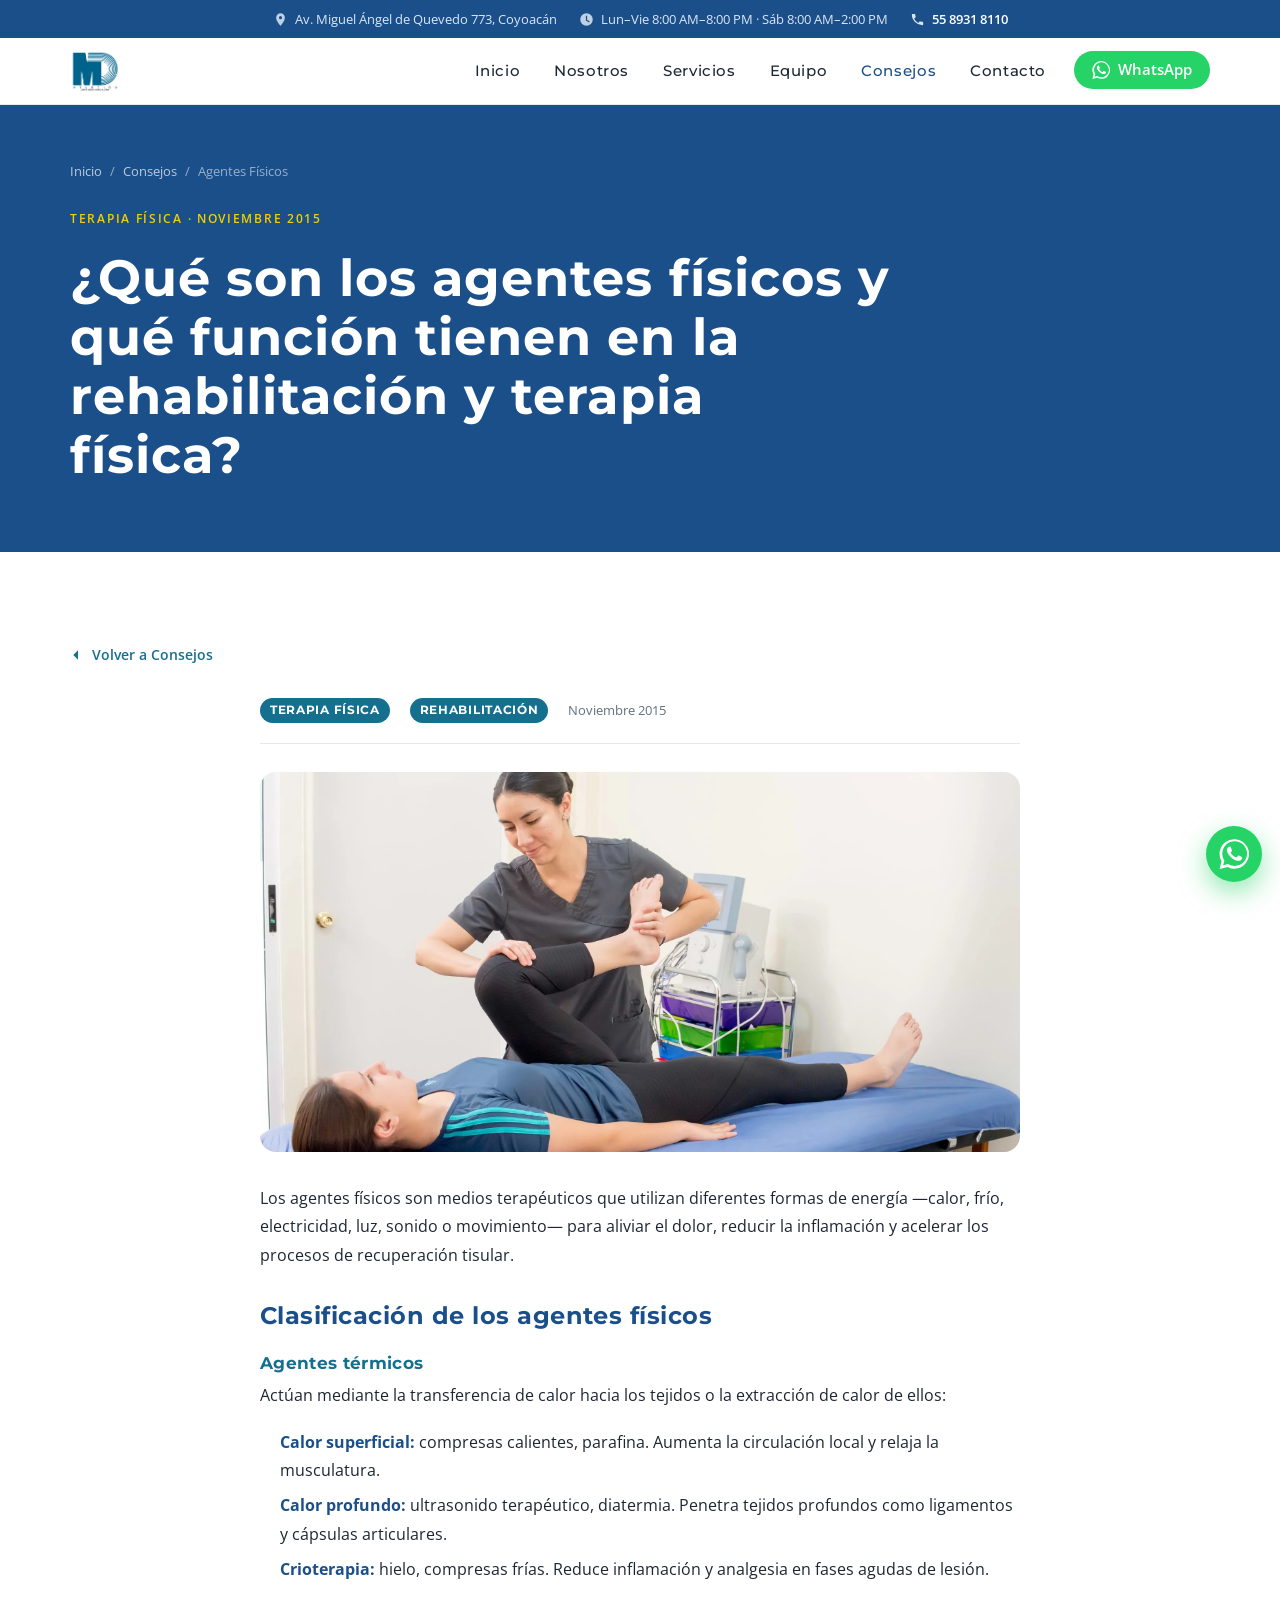
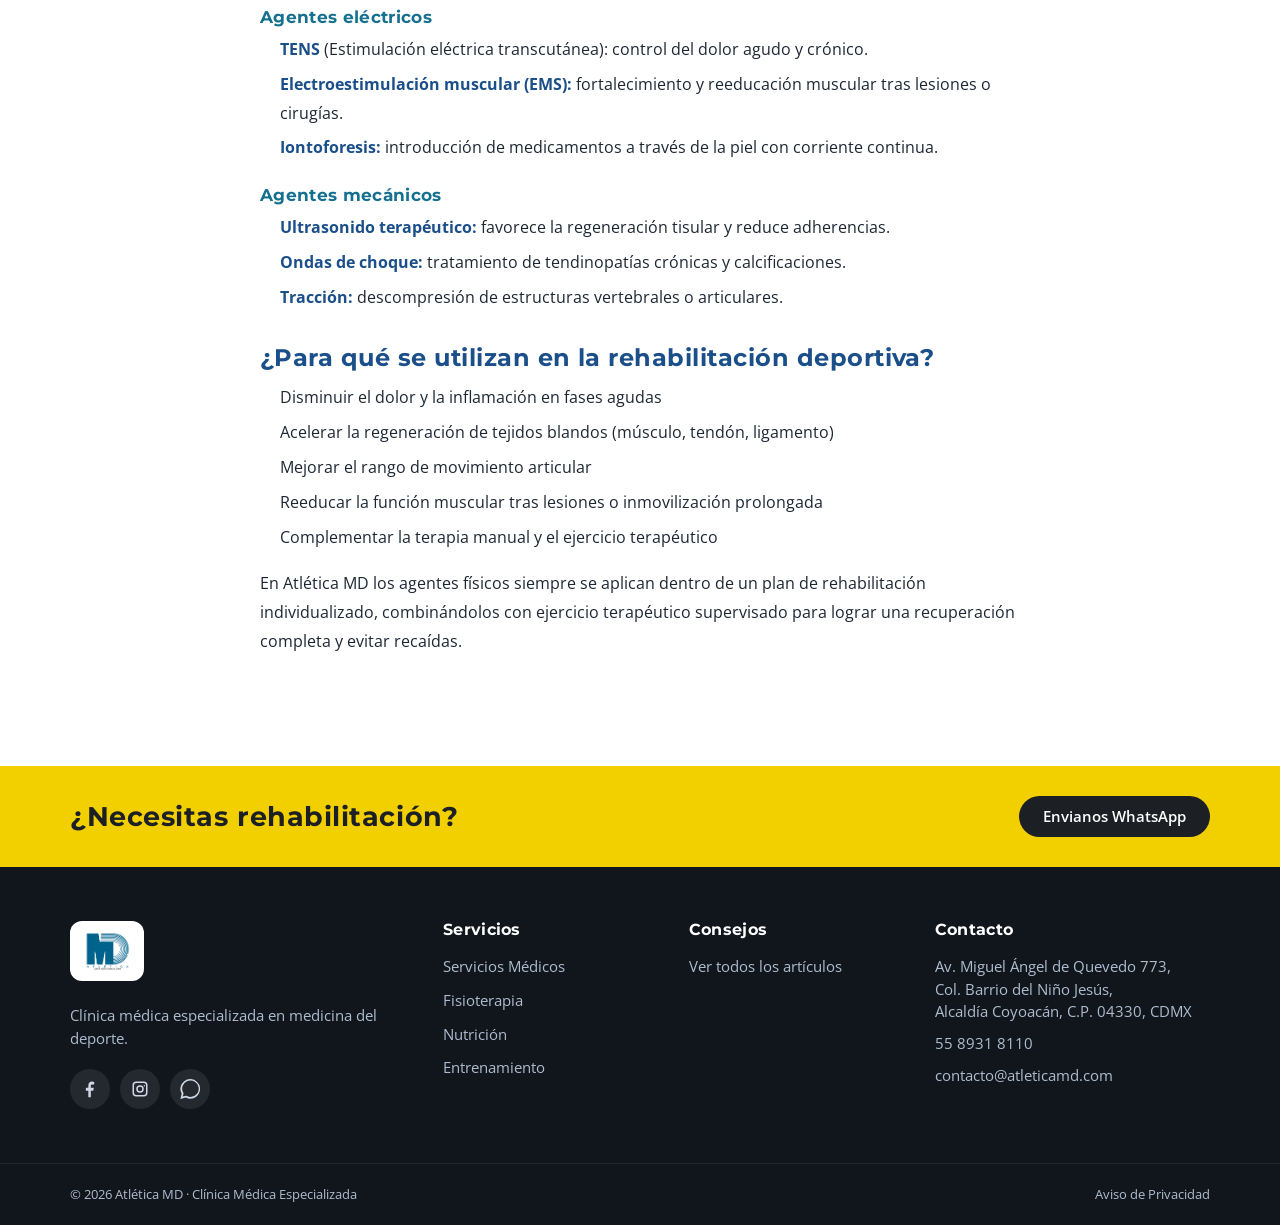
<file: consejos/agentes-fisicos.html>
﻿<!DOCTYPE html>
<html lang="es">
<head>
  <meta charset="UTF-8" />
  <meta name="viewport" content="width=device-width, initial-scale=1.0" />
  <meta name="theme-color" content="#1B4F8A" />
  <title>¿Qué son los agentes físicos? · Atlética MD</title>
  <meta name="description" content="Descubre qué son los agentes físicos y qué función tienen en la rehabilitación y terapia física. Especialistas en Coyoacán, CDMX." />
  <link rel="icon" type="image/png" href="../assets/img/logo.png" />
  <link rel="preconnect" href="https://fonts.googleapis.com" />
  <link rel="preconnect" href="https://fonts.gstatic.com" crossorigin />
  <link href="https://fonts.googleapis.com/css2?family=Montserrat:wght@400;500;600;700;800&family=Open+Sans:wght@300;400;500;600;700&display=swap" rel="stylesheet" />
  <link rel="stylesheet" href="../css/styles.css" />
</head>
<body>

  <header class="header" id="top">
    <div class="topbar">
      <div class="container topbar__inner">
        <a class="topbar__item" href="https://maps.google.com/?cid=14110685008242165863" target="_blank" rel="noopener">
          <svg class="ico" viewBox="0 0 24 24" aria-hidden="true"><path d="M12 2a7 7 0 0 0-7 7c0 5.25 7 13 7 13s7-7.75 7-13a7 7 0 0 0-7-7Zm0 9.5A2.5 2.5 0 1 1 12 6.5a2.5 2.5 0 0 1 0 5Z"/></svg>
          <span>Av. Miguel Ángel de Quevedo 773, Coyoacán</span>
        </a>
        <span class="topbar__item topbar__item--hours">
          <svg class="ico" viewBox="0 0 24 24" aria-hidden="true"><path d="M12 2a10 10 0 1 0 0 20 10 10 0 0 0 0-20Zm1 10.6 4 2.3-1 1.7-5-2.9V6h2v6.6Z"/></svg>
          <span>Lun–Vie 8:00 AM–8:00 PM · Sáb 8:00 AM–2:00 PM</span>
        </span>
        <a class="topbar__item topbar__item--phone" href="tel:+525589318110">
          <svg class="ico" viewBox="0 0 24 24" aria-hidden="true"><path d="M6.6 10.8a15.9 15.9 0 0 0 6.6 6.6l2.2-2.2c.3-.3.7-.4 1-.2 1.2.4 2.4.6 3.6.6.6 0 1 .4 1 1V20c0 .6-.4 1-1 1A17 17 0 0 1 3 4c0-.6.4-1 1-1h3.4c.6 0 1 .4 1 1 0 1.3.2 2.5.6 3.6.1.4 0 .8-.3 1l-2.1 2.2Z"/></svg>
          <span>55 8931 8110</span>
        </a>
      </div>
    </div>
    <div class="nav">
      <div class="container nav__inner">
        <a class="brand" href="../index.html" aria-label="Atlética MD inicio">
          <img src="../assets/img/logo.png" alt="Atlética MD" />
        </a>
        <nav class="menu" id="menu" aria-label="Menú principal">
          <a href="../index.html" class="menu__link">Inicio</a>
          <a href="../nosotros.html" class="menu__link">Nosotros</a>
          <a href="../servicios.html" class="menu__link">Servicios</a>
          <a href="../nosotros.html#equipo" class="menu__link">Equipo</a>
          <a href="../consejos.html" class="menu__link is-active">Consejos</a>
          <a href="../contacto.html" class="menu__link">Contacto</a>
          <a href="https://wa.me/525528505387?text=Hola%2C%20quisiera%20m%C3%A1s%20informaci%C3%B3n%20de%20sus%20servicios" class="btn btn--wa menu__cta" target="_blank" rel="noopener">
            <svg class="ico" viewBox="0 0 24 24" aria-hidden="true"><path d="M20.5 3.5A11.8 11.8 0 0 0 2 17.8L.5 24l6.4-1.7a11.9 11.9 0 0 0 5.7 1.5A11.9 11.9 0 0 0 20.5 3.5ZM12.6 21.6a9.8 9.8 0 0 1-5-1.4l-.4-.2-3.8 1 1-3.7-.2-.4a9.9 9.9 0 1 1 8.4 4.7Zm5.4-7.4c-.3-.1-1.8-.9-2-1s-.5-.2-.7.2-.8 1-1 1.2-.4.2-.7 0a8 8 0 0 1-2.4-1.5 9 9 0 0 1-1.6-2c-.2-.3 0-.5.1-.7l.5-.5c.1-.2.2-.3.3-.5s0-.4 0-.5l-1-2.3c-.2-.6-.5-.5-.7-.5h-.6a1.1 1.1 0 0 0-.8.4 3.4 3.4 0 0 0-1 2.5 5.8 5.8 0 0 0 1.2 3.1 13.4 13.4 0 0 0 5.2 4.6c.7.3 1.3.5 1.7.6a4.2 4.2 0 0 0 1.9.1 3.1 3.1 0 0 0 2-1.4 2.5 2.5 0 0 0 .2-1.4c-.1-.2-.3-.2-.6-.3Z"/></svg>
            WhatsApp
          </a>
        </nav>
        <button class="hamburger" id="hamburger" aria-label="Abrir menú" aria-expanded="false" aria-controls="menu">
          <span></span><span></span><span></span>
        </button>
      </div>
    </div>
  </header>

  <section class="page-hero page-hero--sm">
    <div class="container">
      <nav class="breadcrumb" aria-label="Navegación de ubicación">
        <a href="../index.html">Inicio</a>
        <span>/</span>
        <a href="../consejos.html">Consejos</a>
        <span>/</span>
        <span>Agentes Físicos</span>
      </nav>
      <div class="page-hero__inner">
        <span class="page-hero__eyebrow">Terapia Física · Noviembre 2015</span>
        <h1 class="page-hero__title">¿Qué son los agentes físicos y qué función tienen en la rehabilitación y terapia física?</h1>
      </div>
    </div>
  </section>

  <section class="section">
    <div class="container">
      <a class="article-back" href="../consejos.html">
        <svg viewBox="0 0 24 24" aria-hidden="true"><path d="M19 12H5M12 5l-7 7 7 7"/></svg>
        Volver a Consejos
      </a>

      <div class="article-wrap">
        <div class="article-meta">
          <span class="article-meta__tag">Terapia Física</span>
          <span class="article-meta__tag">Rehabilitación</span>
          <span>Noviembre 2015</span>
        </div>

        <div class="article-img">
          <img src="../assets/img/serv-terapia.webp" alt="Agentes físicos en terapia física" />
        </div>

        <div class="article-body">
          <p>Los agentes físicos son medios terapéuticos que utilizan diferentes formas de energía —calor, frío, electricidad, luz, sonido o movimiento— para aliviar el dolor, reducir la inflamación y acelerar los procesos de recuperación tisular.</p>

          <h2>Clasificación de los agentes físicos</h2>

          <h3>Agentes térmicos</h3>
          <p>Actúan mediante la transferencia de calor hacia los tejidos o la extracción de calor de ellos:</p>
          <ul>
            <li><strong>Calor superficial:</strong> compresas calientes, parafina. Aumenta la circulación local y relaja la musculatura.</li>
            <li><strong>Calor profundo:</strong> ultrasonido terapéutico, diatermia. Penetra tejidos profundos como ligamentos y cápsulas articulares.</li>
            <li><strong>Crioterapia:</strong> hielo, compresas frías. Reduce inflamación y analgesia en fases agudas de lesión.</li>
          </ul>

          <h3>Agentes eléctricos</h3>
          <ul>
            <li><strong>TENS</strong> (Estimulación eléctrica transcutánea): control del dolor agudo y crónico.</li>
            <li><strong>Electroestimulación muscular (EMS):</strong> fortalecimiento y reeducación muscular tras lesiones o cirugías.</li>
            <li><strong>Iontoforesis:</strong> introducción de medicamentos a través de la piel con corriente continua.</li>
          </ul>

          <h3>Agentes mecánicos</h3>
          <ul>
            <li><strong>Ultrasonido terapéutico:</strong> favorece la regeneración tisular y reduce adherencias.</li>
            <li><strong>Ondas de choque:</strong> tratamiento de tendinopatías crónicas y calcificaciones.</li>
            <li><strong>Tracción:</strong> descompresión de estructuras vertebrales o articulares.</li>
          </ul>

          <h2>¿Para qué se utilizan en la rehabilitación deportiva?</h2>
          <ul>
            <li>Disminuir el dolor y la inflamación en fases agudas</li>
            <li>Acelerar la regeneración de tejidos blandos (músculo, tendón, ligamento)</li>
            <li>Mejorar el rango de movimiento articular</li>
            <li>Reeducar la función muscular tras lesiones o inmovilización prolongada</li>
            <li>Complementar la terapia manual y el ejercicio terapéutico</li>
          </ul>

          <p>En Atlética MD los agentes físicos siempre se aplican dentro de un plan de rehabilitación individualizado, combinándolos con ejercicio terapéutico supervisado para lograr una recuperación completa y evitar recaídas.</p>
        </div>
      </div>
    </div>
  </section>

  <section class="strip">
    <div class="container strip__inner">
      <h2 class="strip__title">¿Necesitas rehabilitación?</h2>
      <a href="https://wa.me/525528505387?text=Hola%2C%20quisiera%20informaci%C3%B3n%20sobre%20terapia%20f%C3%ADsica%20y%20rehabilitaci%C3%B3n" class="btn btn--dark" target="_blank" rel="noopener">Envianos WhatsApp</a>
    </div>
  </section>

  <footer class="footer">
    <div class="container footer__grid">
      <div class="footer__brand">
        <div class="footer__logo"><img src="../assets/img/logo.png" alt="Atlética MD" /></div>
        <p>Clínica médica especializada en medicina del deporte.</p>
        <div class="social">
          <a href="#" aria-label="Facebook" target="_blank" rel="noopener"><svg viewBox="0 0 24 24"><path d="M13 22v-8h3l.5-3.5H13V8.3c0-1 .3-1.7 1.8-1.7H17V3.5A24 24 0 0 0 14.4 3C11.9 3 10 4.5 10 7.7v2.8H7V14h3v8h3Z"/></svg></a>
          <a href="#" aria-label="Instagram" target="_blank" rel="noopener"><svg viewBox="0 0 24 24"><path d="M12 9.3A2.7 2.7 0 1 0 12 14.7 2.7 2.7 0 0 0 12 9.3Zm5.2-2.1a.9.9 0 1 0 0 1.8.9.9 0 0 0 0-1.8ZM12 7.5a4.5 4.5 0 1 1 0 9 4.5 4.5 0 0 1 0-9ZM7.5 3h9A4.5 4.5 0 0 1 21 7.5v9a4.5 4.5 0 0 1-4.5 4.5h-9A4.5 4.5 0 0 1 3 16.5v-9A4.5 4.5 0 0 1 7.5 3Zm0 1.8A2.7 2.7 0 0 0 4.8 7.5v9a2.7 2.7 0 0 0 2.7 2.7h9a2.7 2.7 0 0 0 2.7-2.7v-9a2.7 2.7 0 0 0-2.7-2.7h-9Z"/></svg></a>
          <a href="https://wa.me/525528505387" aria-label="WhatsApp" target="_blank" rel="noopener"><svg viewBox="0 0 24 24"><path d="M20.5 3.5A11.8 11.8 0 0 0 2 17.8L.5 24l6.4-1.7a11.9 11.9 0 0 0 5.7 1.5A11.9 11.9 0 0 0 20.5 3.5Zm-8 18.1a9.8 9.8 0 0 1-5-1.4l-.4-.2-3.8 1 1-3.7-.2-.4a9.9 9.9 0 1 1 8.4 4.7Z"/></svg></a>
        </div>
      </div>
      <div class="footer__col">
        <h4>Servicios</h4>
        <ul>
          <li><a href="../servicios.html#servicios-medicos">Servicios Médicos</a></li>
          <li><a href="../servicios.html#fisioterapia">Fisioterapia</a></li>
          <li><a href="../servicios.html#nutricion">Nutrición</a></li>
          <li><a href="../servicios.html#entrenamiento">Entrenamiento</a></li>
        </ul>
      </div>
      <div class="footer__col">
        <h4>Consejos</h4>
        <ul>
          <li><a href="../consejos.html">Ver todos los artículos</a></li>
        </ul>
      </div>
      <div class="footer__col">
        <h4>Contacto</h4>
        <ul class="footer__contact">
          <li>Av. Miguel Ángel de Quevedo 773,<br>Col. Barrio del Niño Jesús,<br>Alcaldía Coyoacán, C.P. 04330, CDMX</li>
          <li><a href="tel:+525589318110">55 8931 8110</a></li>
          <li><a href="mailto:contacto@atleticamd.com">contacto@atleticamd.com</a></li>
        </ul>
      </div>
    </div>
    <div class="footer__bar">
      <div class="container footer__bar-inner">
        <p>© <span id="year"></span> Atlética MD · Clínica Médica Especializada</p>
        <a href="#">Aviso de Privacidad</a>
      </div>
    </div>
  </footer>

  <a class="wa-float" href="https://wa.me/525528505387?text=Hola%2C%20quisiera%20m%C3%A1s%20informaci%C3%B3n%20de%20sus%20servicios" target="_blank" rel="noopener" aria-label="Escríbenos por WhatsApp">
    <svg viewBox="0 0 24 24"><path d="M20.5 3.5A11.8 11.8 0 0 0 2 17.8L.5 24l6.4-1.7a11.9 11.9 0 0 0 5.7 1.5A11.9 11.9 0 0 0 20.5 3.5Zm-8 18.1a9.8 9.8 0 0 1-5-1.4l-.4-.2-3.8 1 1-3.7-.2-.4a9.9 9.9 0 1 1 8.4 4.7Zm5.4-7.4c-.3-.1-1.8-.9-2-1s-.5-.2-.7.2-.8 1-1 1.2-.4.2-.7 0a8 8 0 0 1-2.4-1.5 9 9 0 0 1-1.6-2c-.2-.3 0-.5.1-.7l.5-.5c.1-.2.2-.3.3-.5s0-.4 0-.5l-1-2.3c-.2-.6-.5-.5-.7-.5h-.6a1.1 1.1 0 0 0-.8.4 3.4 3.4 0 0 0-1 2.5 5.8 5.8 0 0 0 1.2 3.1 13.4 13.4 0 0 0 5.2 4.6c.7.3 1.3.5 1.7.6a4.2 4.2 0 0 0 1.9.1 3.1 3.1 0 0 0 2-1.4 2.5 2.5 0 0 0 .2-1.4c-.1-.2-.3-.2-.6-.3Z"/></svg>
  </a>
  <script src="../js/main.js"></script>
</body>
</html>
</file>
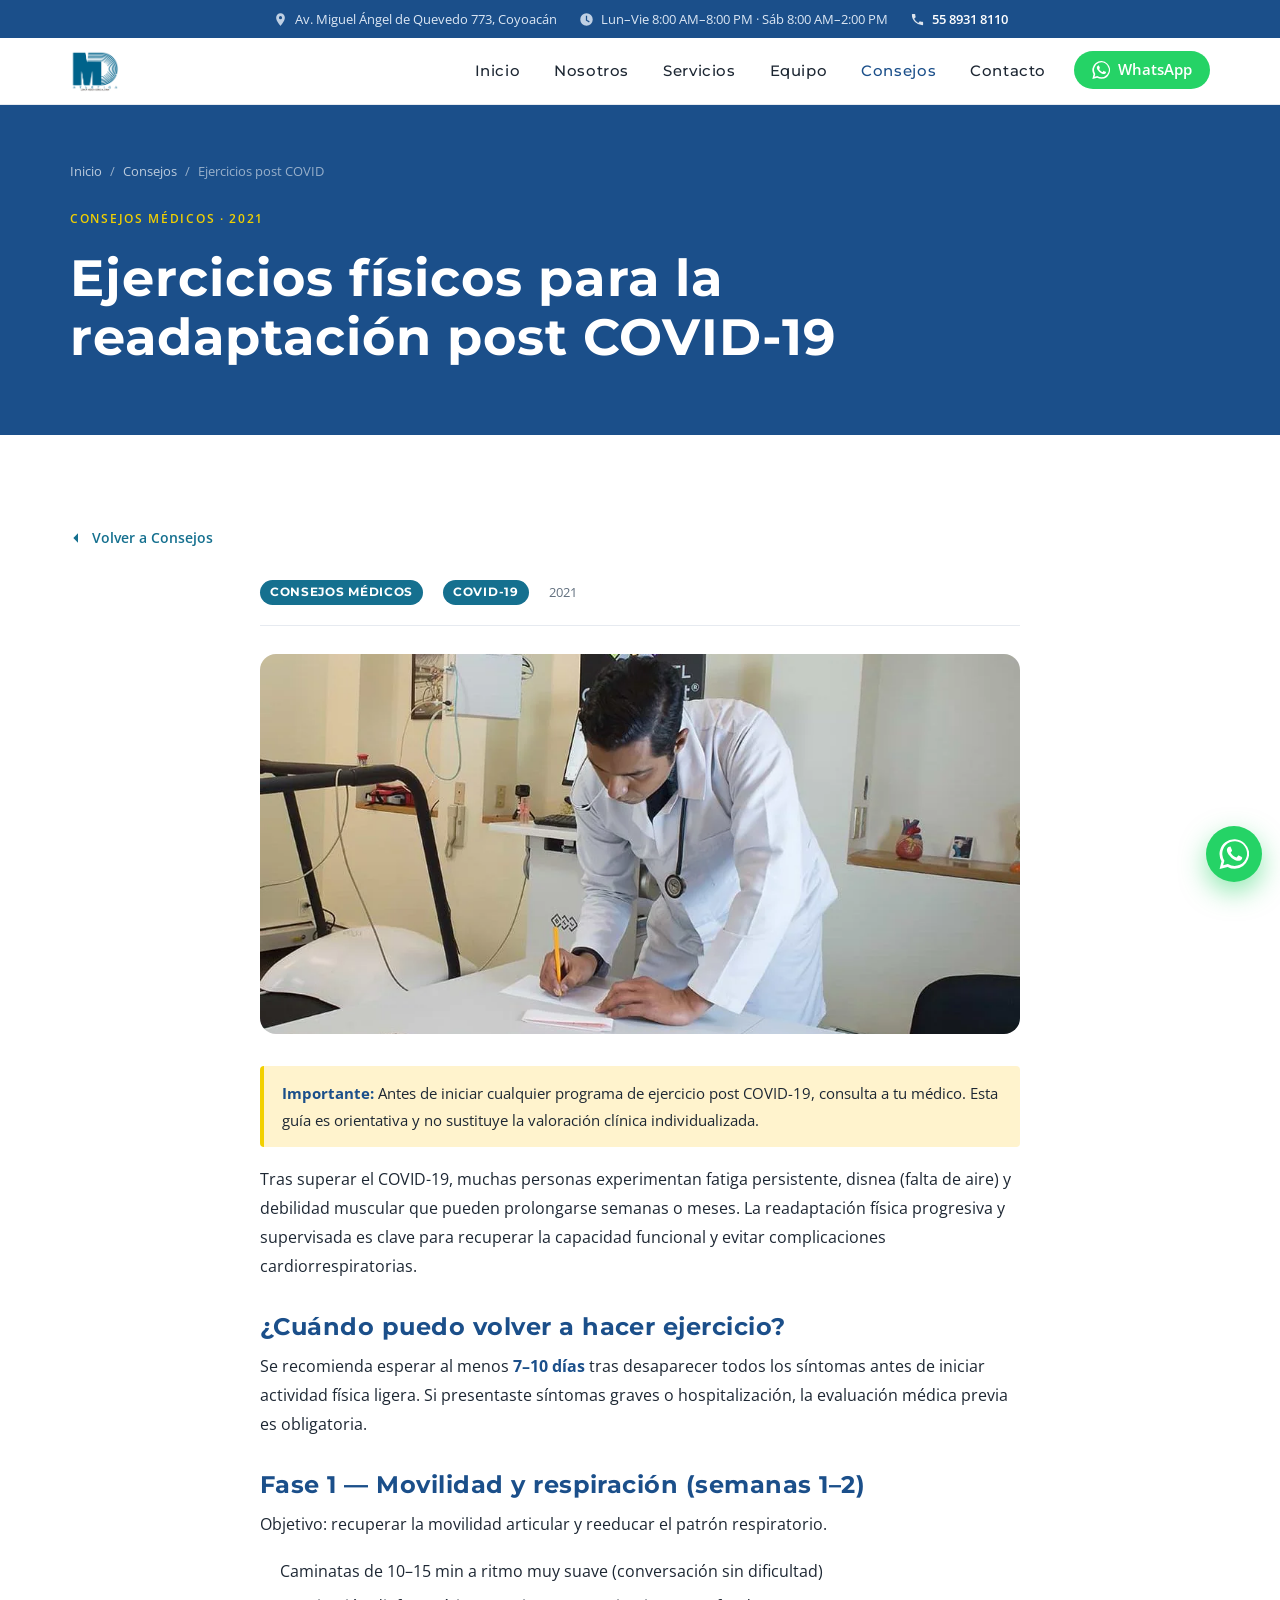
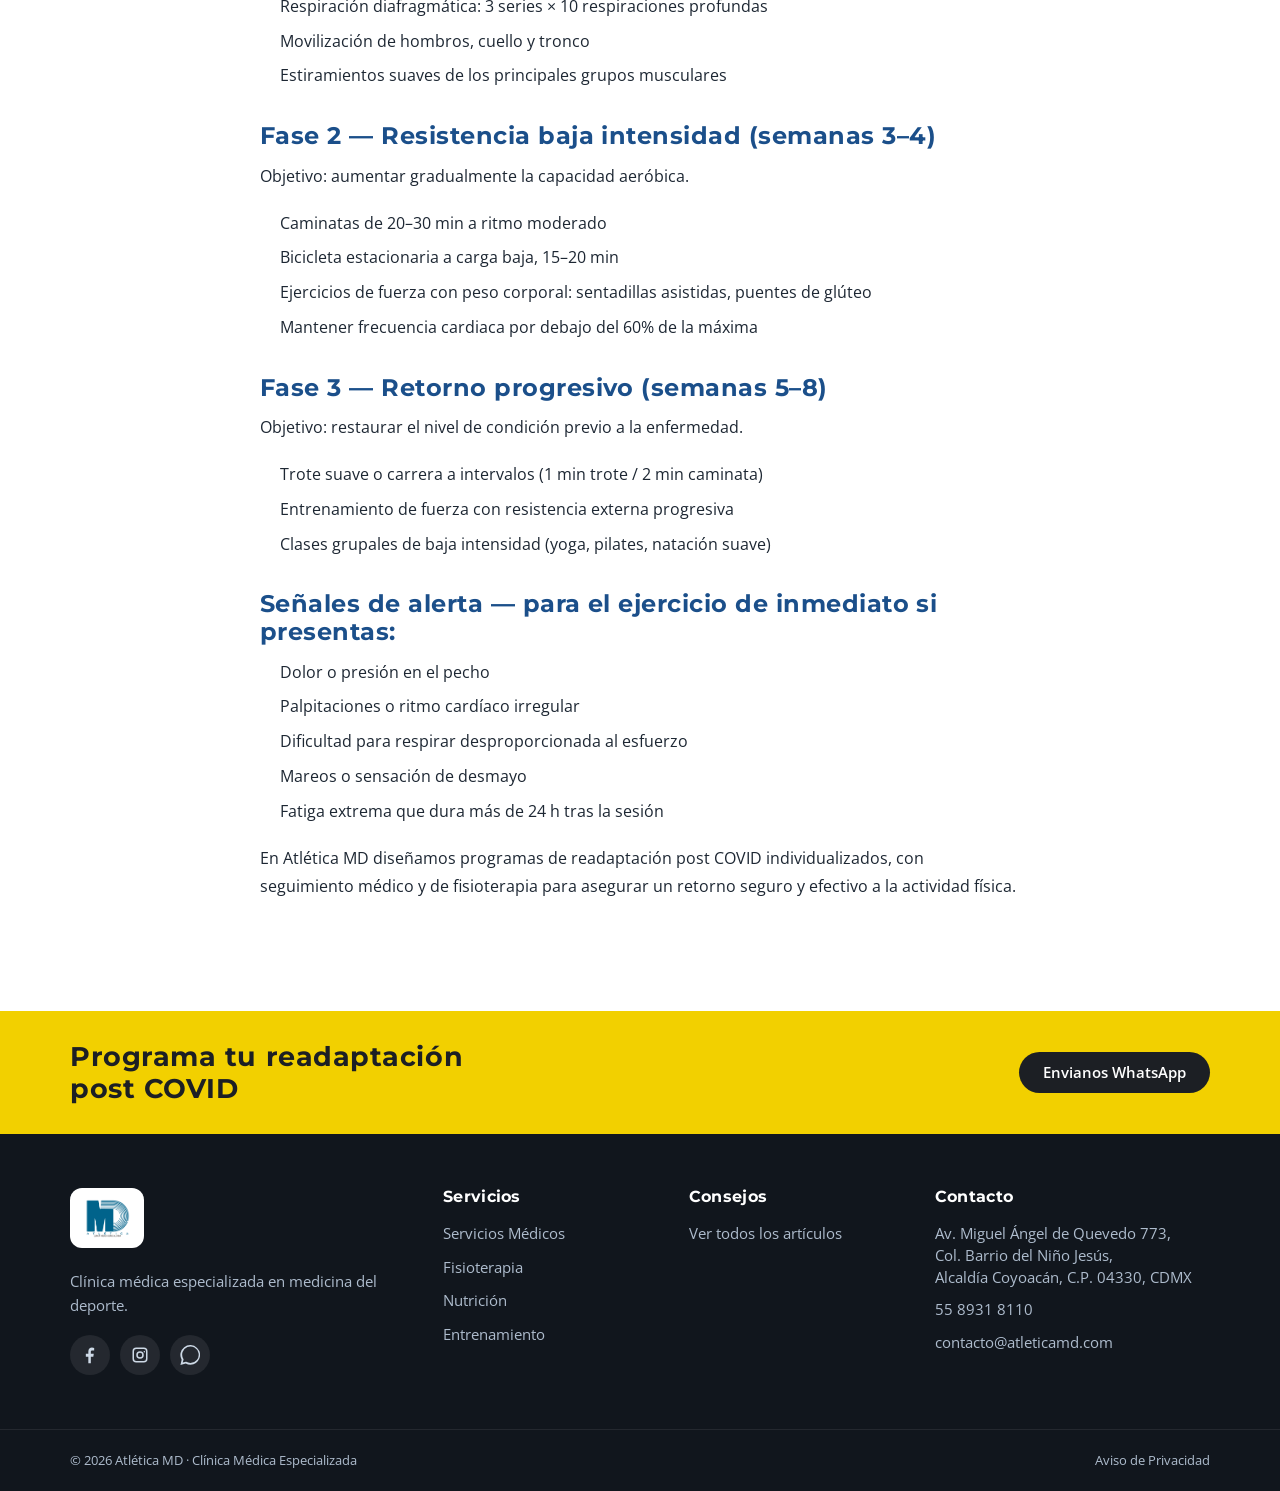
<file: consejos/ejercicios-post-covid.html>
﻿<!DOCTYPE html>
<html lang="es">
<head>
  <meta charset="UTF-8" />
  <meta name="viewport" content="width=device-width, initial-scale=1.0" />
  <meta name="theme-color" content="#1B4F8A" />
  <title>Ejercicios físicos para la readaptación post COVID · Atlética MD</title>
  <meta name="description" content="Guía de ejercicios físicos para la readaptación y recuperación tras el COVID-19. Progresión segura y recomendaciones de especialistas en medicina del deporte." />
  <link rel="icon" type="image/png" href="../assets/img/logo.png" />
  <link rel="preconnect" href="https://fonts.googleapis.com" />
  <link rel="preconnect" href="https://fonts.gstatic.com" crossorigin />
  <link href="https://fonts.googleapis.com/css2?family=Montserrat:wght@400;500;600;700;800&family=Open+Sans:wght@300;400;500;600;700&display=swap" rel="stylesheet" />
  <link rel="stylesheet" href="../css/styles.css" />
</head>
<body>

  <header class="header" id="top">
    <div class="topbar">
      <div class="container topbar__inner">
        <a class="topbar__item" href="https://maps.google.com/?cid=14110685008242165863" target="_blank" rel="noopener">
          <svg class="ico" viewBox="0 0 24 24" aria-hidden="true"><path d="M12 2a7 7 0 0 0-7 7c0 5.25 7 13 7 13s7-7.75 7-13a7 7 0 0 0-7-7Zm0 9.5A2.5 2.5 0 1 1 12 6.5a2.5 2.5 0 0 1 0 5Z"/></svg>
          <span>Av. Miguel Ángel de Quevedo 773, Coyoacán</span>
        </a>
        <span class="topbar__item topbar__item--hours">
          <svg class="ico" viewBox="0 0 24 24" aria-hidden="true"><path d="M12 2a10 10 0 1 0 0 20 10 10 0 0 0 0-20Zm1 10.6 4 2.3-1 1.7-5-2.9V6h2v6.6Z"/></svg>
          <span>Lun–Vie 8:00 AM–8:00 PM · Sáb 8:00 AM–2:00 PM</span>
        </span>
        <a class="topbar__item topbar__item--phone" href="tel:+525589318110">
          <svg class="ico" viewBox="0 0 24 24" aria-hidden="true"><path d="M6.6 10.8a15.9 15.9 0 0 0 6.6 6.6l2.2-2.2c.3-.3.7-.4 1-.2 1.2.4 2.4.6 3.6.6.6 0 1 .4 1 1V20c0 .6-.4 1-1 1A17 17 0 0 1 3 4c0-.6.4-1 1-1h3.4c.6 0 1 .4 1 1 0 1.3.2 2.5.6 3.6.1.4 0 .8-.3 1l-2.1 2.2Z"/></svg>
          <span>55 8931 8110</span>
        </a>
      </div>
    </div>
    <div class="nav">
      <div class="container nav__inner">
        <a class="brand" href="../index.html" aria-label="Atlética MD inicio">
          <img src="../assets/img/logo.png" alt="Atlética MD" />
        </a>
        <nav class="menu" id="menu" aria-label="Menú principal">
          <a href="../index.html" class="menu__link">Inicio</a>
          <a href="../nosotros.html" class="menu__link">Nosotros</a>
          <a href="../servicios.html" class="menu__link">Servicios</a>
          <a href="../nosotros.html#equipo" class="menu__link">Equipo</a>
          <a href="../consejos.html" class="menu__link is-active">Consejos</a>
          <a href="../contacto.html" class="menu__link">Contacto</a>
          <a href="https://wa.me/525528505387?text=Hola%2C%20quisiera%20m%C3%A1s%20informaci%C3%B3n%20de%20sus%20servicios" class="btn btn--wa menu__cta" target="_blank" rel="noopener">
            <svg class="ico" viewBox="0 0 24 24" aria-hidden="true"><path d="M20.5 3.5A11.8 11.8 0 0 0 2 17.8L.5 24l6.4-1.7a11.9 11.9 0 0 0 5.7 1.5A11.9 11.9 0 0 0 20.5 3.5ZM12.6 21.6a9.8 9.8 0 0 1-5-1.4l-.4-.2-3.8 1 1-3.7-.2-.4a9.9 9.9 0 1 1 8.4 4.7Zm5.4-7.4c-.3-.1-1.8-.9-2-1s-.5-.2-.7.2-.8 1-1 1.2-.4.2-.7 0a8 8 0 0 1-2.4-1.5 9 9 0 0 1-1.6-2c-.2-.3 0-.5.1-.7l.5-.5c.1-.2.2-.3.3-.5s0-.4 0-.5l-1-2.3c-.2-.6-.5-.5-.7-.5h-.6a1.1 1.1 0 0 0-.8.4 3.4 3.4 0 0 0-1 2.5 5.8 5.8 0 0 0 1.2 3.1 13.4 13.4 0 0 0 5.2 4.6c.7.3 1.3.5 1.7.6a4.2 4.2 0 0 0 1.9.1 3.1 3.1 0 0 0 2-1.4 2.5 2.5 0 0 0 .2-1.4c-.1-.2-.3-.2-.6-.3Z"/></svg>
            WhatsApp
          </a>
        </nav>
        <button class="hamburger" id="hamburger" aria-label="Abrir menú" aria-expanded="false" aria-controls="menu">
          <span></span><span></span><span></span>
        </button>
      </div>
    </div>
  </header>

  <section class="page-hero page-hero--sm">
    <div class="container">
      <nav class="breadcrumb" aria-label="Navegación de ubicación">
        <a href="../index.html">Inicio</a>
        <span>/</span>
        <a href="../consejos.html">Consejos</a>
        <span>/</span>
        <span>Ejercicios post COVID</span>
      </nav>
      <div class="page-hero__inner">
        <span class="page-hero__eyebrow">Consejos Médicos · 2021</span>
        <h1 class="page-hero__title">Ejercicios físicos para la readaptación post COVID-19</h1>
      </div>
    </div>
  </section>

  <section class="section">
    <div class="container">
      <a class="article-back" href="../consejos.html">
        <svg viewBox="0 0 24 24" aria-hidden="true"><path d="M19 12H5M12 5l-7 7 7 7"/></svg>
        Volver a Consejos
      </a>

      <div class="article-wrap">
        <div class="article-meta">
          <span class="article-meta__tag">Consejos Médicos</span>
          <span class="article-meta__tag">COVID-19</span>
          <span>2021</span>
        </div>

        <div class="article-img">
          <img src="../assets/img/serv-medicina.webp" alt="Readaptación física post COVID-19" />
        </div>

        <div class="article-body">
          <p class="article-alert" style="background:#FFF3CD;border-left:4px solid #F2D000;padding:14px 18px;border-radius:4px;font-size:.93rem;">
            <strong>Importante:</strong> Antes de iniciar cualquier programa de ejercicio post COVID-19, consulta a tu médico. Esta guía es orientativa y no sustituye la valoración clínica individualizada.
          </p>

          <p>Tras superar el COVID-19, muchas personas experimentan fatiga persistente, disnea (falta de aire) y debilidad muscular que pueden prolongarse semanas o meses. La readaptación física progresiva y supervisada es clave para recuperar la capacidad funcional y evitar complicaciones cardiorrespiratorias.</p>

          <h2>¿Cuándo puedo volver a hacer ejercicio?</h2>
          <p>Se recomienda esperar al menos <strong>7–10 días</strong> tras desaparecer todos los síntomas antes de iniciar actividad física ligera. Si presentaste síntomas graves o hospitalización, la evaluación médica previa es obligatoria.</p>

          <h2>Fase 1 — Movilidad y respiración (semanas 1–2)</h2>
          <p>Objetivo: recuperar la movilidad articular y reeducar el patrón respiratorio.</p>
          <ul>
            <li>Caminatas de 10–15 min a ritmo muy suave (conversación sin dificultad)</li>
            <li>Respiración diafragmática: 3 series × 10 respiraciones profundas</li>
            <li>Movilización de hombros, cuello y tronco</li>
            <li>Estiramientos suaves de los principales grupos musculares</li>
          </ul>

          <h2>Fase 2 — Resistencia baja intensidad (semanas 3–4)</h2>
          <p>Objetivo: aumentar gradualmente la capacidad aeróbica.</p>
          <ul>
            <li>Caminatas de 20–30 min a ritmo moderado</li>
            <li>Bicicleta estacionaria a carga baja, 15–20 min</li>
            <li>Ejercicios de fuerza con peso corporal: sentadillas asistidas, puentes de glúteo</li>
            <li>Mantener frecuencia cardiaca por debajo del 60% de la máxima</li>
          </ul>

          <h2>Fase 3 — Retorno progresivo (semanas 5–8)</h2>
          <p>Objetivo: restaurar el nivel de condición previo a la enfermedad.</p>
          <ul>
            <li>Trote suave o carrera a intervalos (1 min trote / 2 min caminata)</li>
            <li>Entrenamiento de fuerza con resistencia externa progresiva</li>
            <li>Clases grupales de baja intensidad (yoga, pilates, natación suave)</li>
          </ul>

          <h2>Señales de alerta — para el ejercicio de inmediato si presentas:</h2>
          <ul>
            <li>Dolor o presión en el pecho</li>
            <li>Palpitaciones o ritmo cardíaco irregular</li>
            <li>Dificultad para respirar desproporcionada al esfuerzo</li>
            <li>Mareos o sensación de desmayo</li>
            <li>Fatiga extrema que dura más de 24 h tras la sesión</li>
          </ul>

          <p>En Atlética MD diseñamos programas de readaptación post COVID individualizados, con seguimiento médico y de fisioterapia para asegurar un retorno seguro y efectivo a la actividad física.</p>
        </div>
      </div>
    </div>
  </section>

  <section class="strip">
    <div class="container strip__inner">
      <h2 class="strip__title">Programa tu readaptación post COVID</h2>
      <a href="https://wa.me/525528505387?text=Hola%2C%20quisiera%20informaci%C3%B3n%20sobre%20el%20programa%20de%20readaptaci%C3%B3n%20post%20COVID" class="btn btn--dark" target="_blank" rel="noopener">Envianos WhatsApp</a>
    </div>
  </section>

  <footer class="footer">
    <div class="container footer__grid">
      <div class="footer__brand">
        <div class="footer__logo"><img src="../assets/img/logo.png" alt="Atlética MD" /></div>
        <p>Clínica médica especializada en medicina del deporte.</p>
        <div class="social">
          <a href="#" aria-label="Facebook" target="_blank" rel="noopener"><svg viewBox="0 0 24 24"><path d="M13 22v-8h3l.5-3.5H13V8.3c0-1 .3-1.7 1.8-1.7H17V3.5A24 24 0 0 0 14.4 3C11.9 3 10 4.5 10 7.7v2.8H7V14h3v8h3Z"/></svg></a>
          <a href="#" aria-label="Instagram" target="_blank" rel="noopener"><svg viewBox="0 0 24 24"><path d="M12 9.3A2.7 2.7 0 1 0 12 14.7 2.7 2.7 0 0 0 12 9.3Zm5.2-2.1a.9.9 0 1 0 0 1.8.9.9 0 0 0 0-1.8ZM12 7.5a4.5 4.5 0 1 1 0 9 4.5 4.5 0 0 1 0-9ZM7.5 3h9A4.5 4.5 0 0 1 21 7.5v9a4.5 4.5 0 0 1-4.5 4.5h-9A4.5 4.5 0 0 1 3 16.5v-9A4.5 4.5 0 0 1 7.5 3Zm0 1.8A2.7 2.7 0 0 0 4.8 7.5v9a2.7 2.7 0 0 0 2.7 2.7h9a2.7 2.7 0 0 0 2.7-2.7v-9a2.7 2.7 0 0 0-2.7-2.7h-9Z"/></svg></a>
          <a href="https://wa.me/525528505387" aria-label="WhatsApp" target="_blank" rel="noopener"><svg viewBox="0 0 24 24"><path d="M20.5 3.5A11.8 11.8 0 0 0 2 17.8L.5 24l6.4-1.7a11.9 11.9 0 0 0 5.7 1.5A11.9 11.9 0 0 0 20.5 3.5Zm-8 18.1a9.8 9.8 0 0 1-5-1.4l-.4-.2-3.8 1 1-3.7-.2-.4a9.9 9.9 0 1 1 8.4 4.7Z"/></svg></a>
        </div>
      </div>
      <div class="footer__col">
        <h4>Servicios</h4>
        <ul>
          <li><a href="../servicios.html#servicios-medicos">Servicios Médicos</a></li>
          <li><a href="../servicios.html#fisioterapia">Fisioterapia</a></li>
          <li><a href="../servicios.html#nutricion">Nutrición</a></li>
          <li><a href="../servicios.html#entrenamiento">Entrenamiento</a></li>
        </ul>
      </div>
      <div class="footer__col">
        <h4>Consejos</h4>
        <ul>
          <li><a href="../consejos.html">Ver todos los artículos</a></li>
        </ul>
      </div>
      <div class="footer__col">
        <h4>Contacto</h4>
        <ul class="footer__contact">
          <li>Av. Miguel Ángel de Quevedo 773,<br>Col. Barrio del Niño Jesús,<br>Alcaldía Coyoacán, C.P. 04330, CDMX</li>
          <li><a href="tel:+525589318110">55 8931 8110</a></li>
          <li><a href="mailto:contacto@atleticamd.com">contacto@atleticamd.com</a></li>
        </ul>
      </div>
    </div>
    <div class="footer__bar">
      <div class="container footer__bar-inner">
        <p>© <span id="year"></span> Atlética MD · Clínica Médica Especializada</p>
        <a href="#">Aviso de Privacidad</a>
      </div>
    </div>
  </footer>

  <a class="wa-float" href="https://wa.me/525528505387?text=Hola%2C%20quisiera%20m%C3%A1s%20informaci%C3%B3n%20de%20sus%20servicios" target="_blank" rel="noopener" aria-label="Escríbenos por WhatsApp">
    <svg viewBox="0 0 24 24"><path d="M20.5 3.5A11.8 11.8 0 0 0 2 17.8L.5 24l6.4-1.7a11.9 11.9 0 0 0 5.7 1.5A11.9 11.9 0 0 0 20.5 3.5Zm-8 18.1a9.8 9.8 0 0 1-5-1.4l-.4-.2-3.8 1 1-3.7-.2-.4a9.9 9.9 0 1 1 8.4 4.7Zm5.4-7.4c-.3-.1-1.8-.9-2-1s-.5-.2-.7.2-.8 1-1 1.2-.4.2-.7 0a8 8 0 0 1-2.4-1.5 9 9 0 0 1-1.6-2c-.2-.3 0-.5.1-.7l.5-.5c.1-.2.2-.3.3-.5s0-.4 0-.5l-1-2.3c-.2-.6-.5-.5-.7-.5h-.6a1.1 1.1 0 0 0-.8.4 3.4 3.4 0 0 0-1 2.5 5.8 5.8 0 0 0 1.2 3.1 13.4 13.4 0 0 0 5.2 4.6c.7.3 1.3.5 1.7.6a4.2 4.2 0 0 0 1.9.1 3.1 3.1 0 0 0 2-1.4 2.5 2.5 0 0 0 .2-1.4c-.1-.2-.3-.2-.6-.3Z"/></svg>
  </a>
  <script src="../js/main.js"></script>
</body>
</html>
</file>
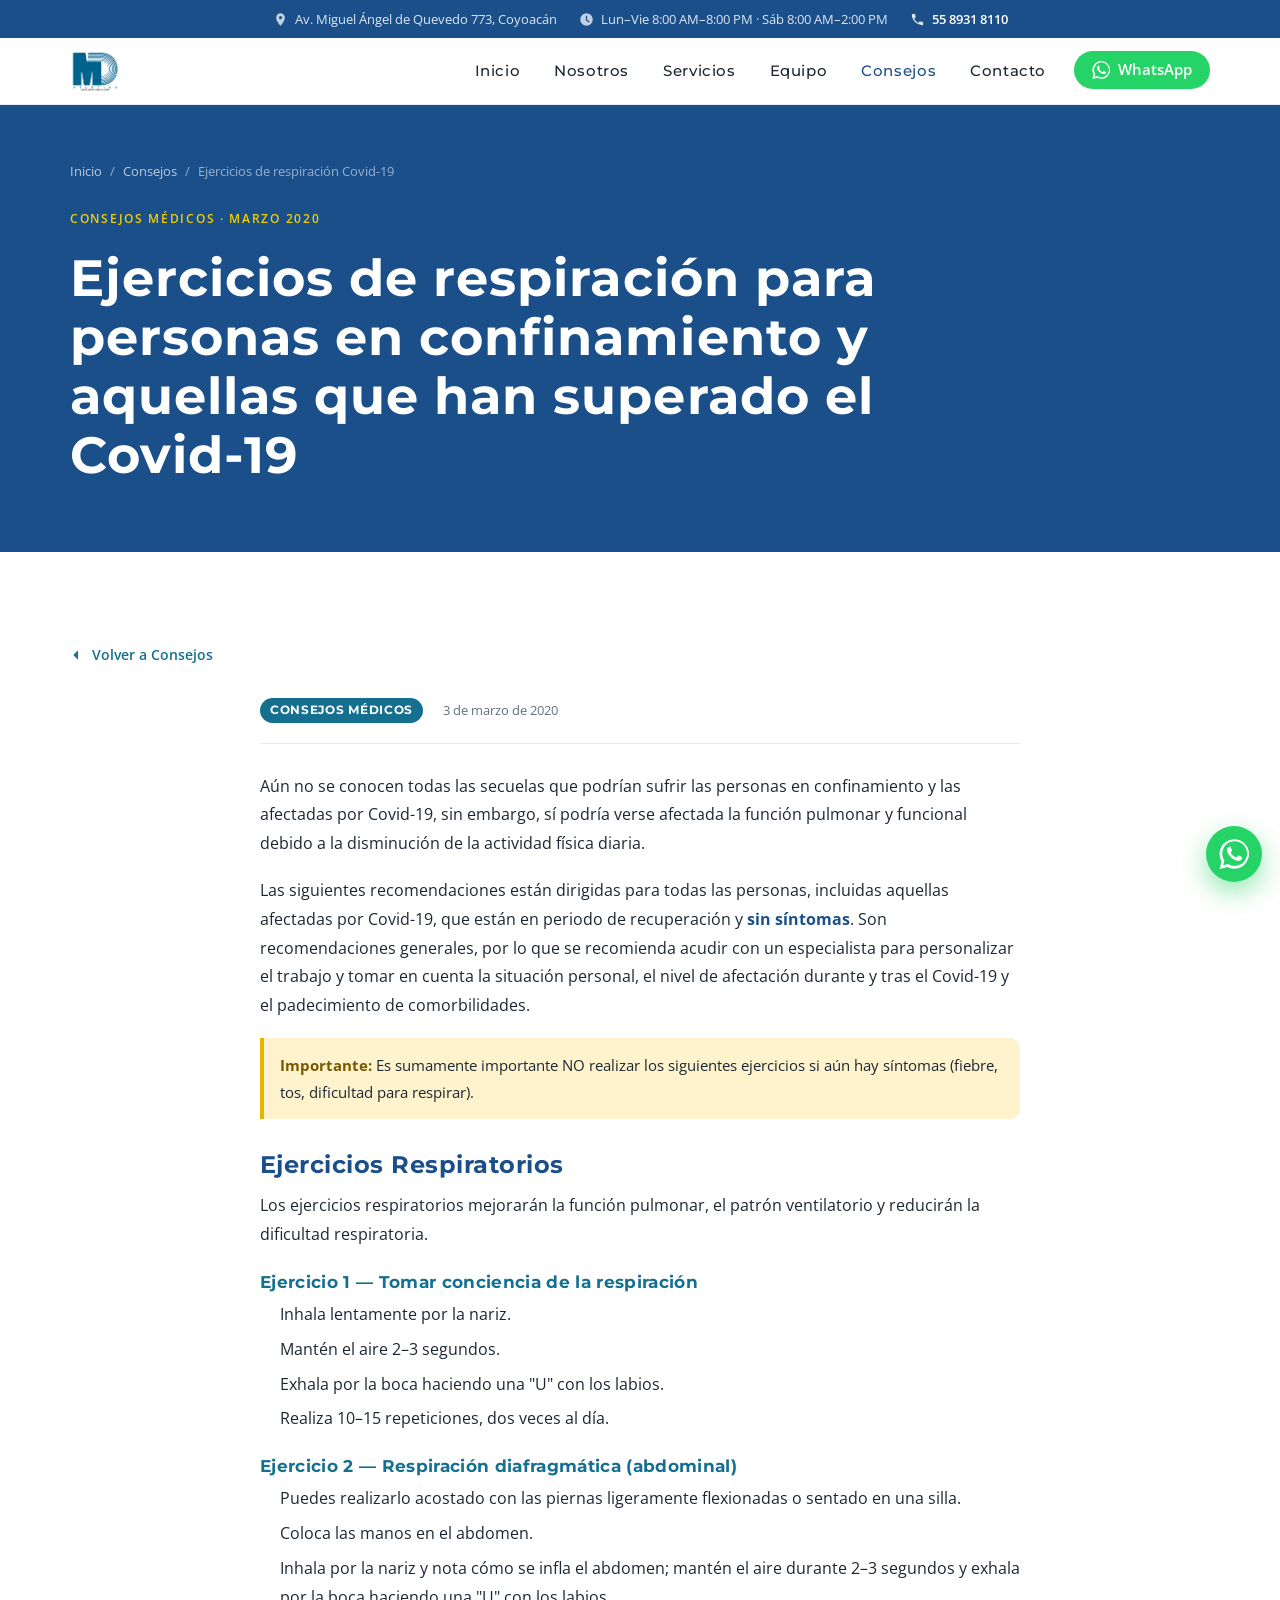
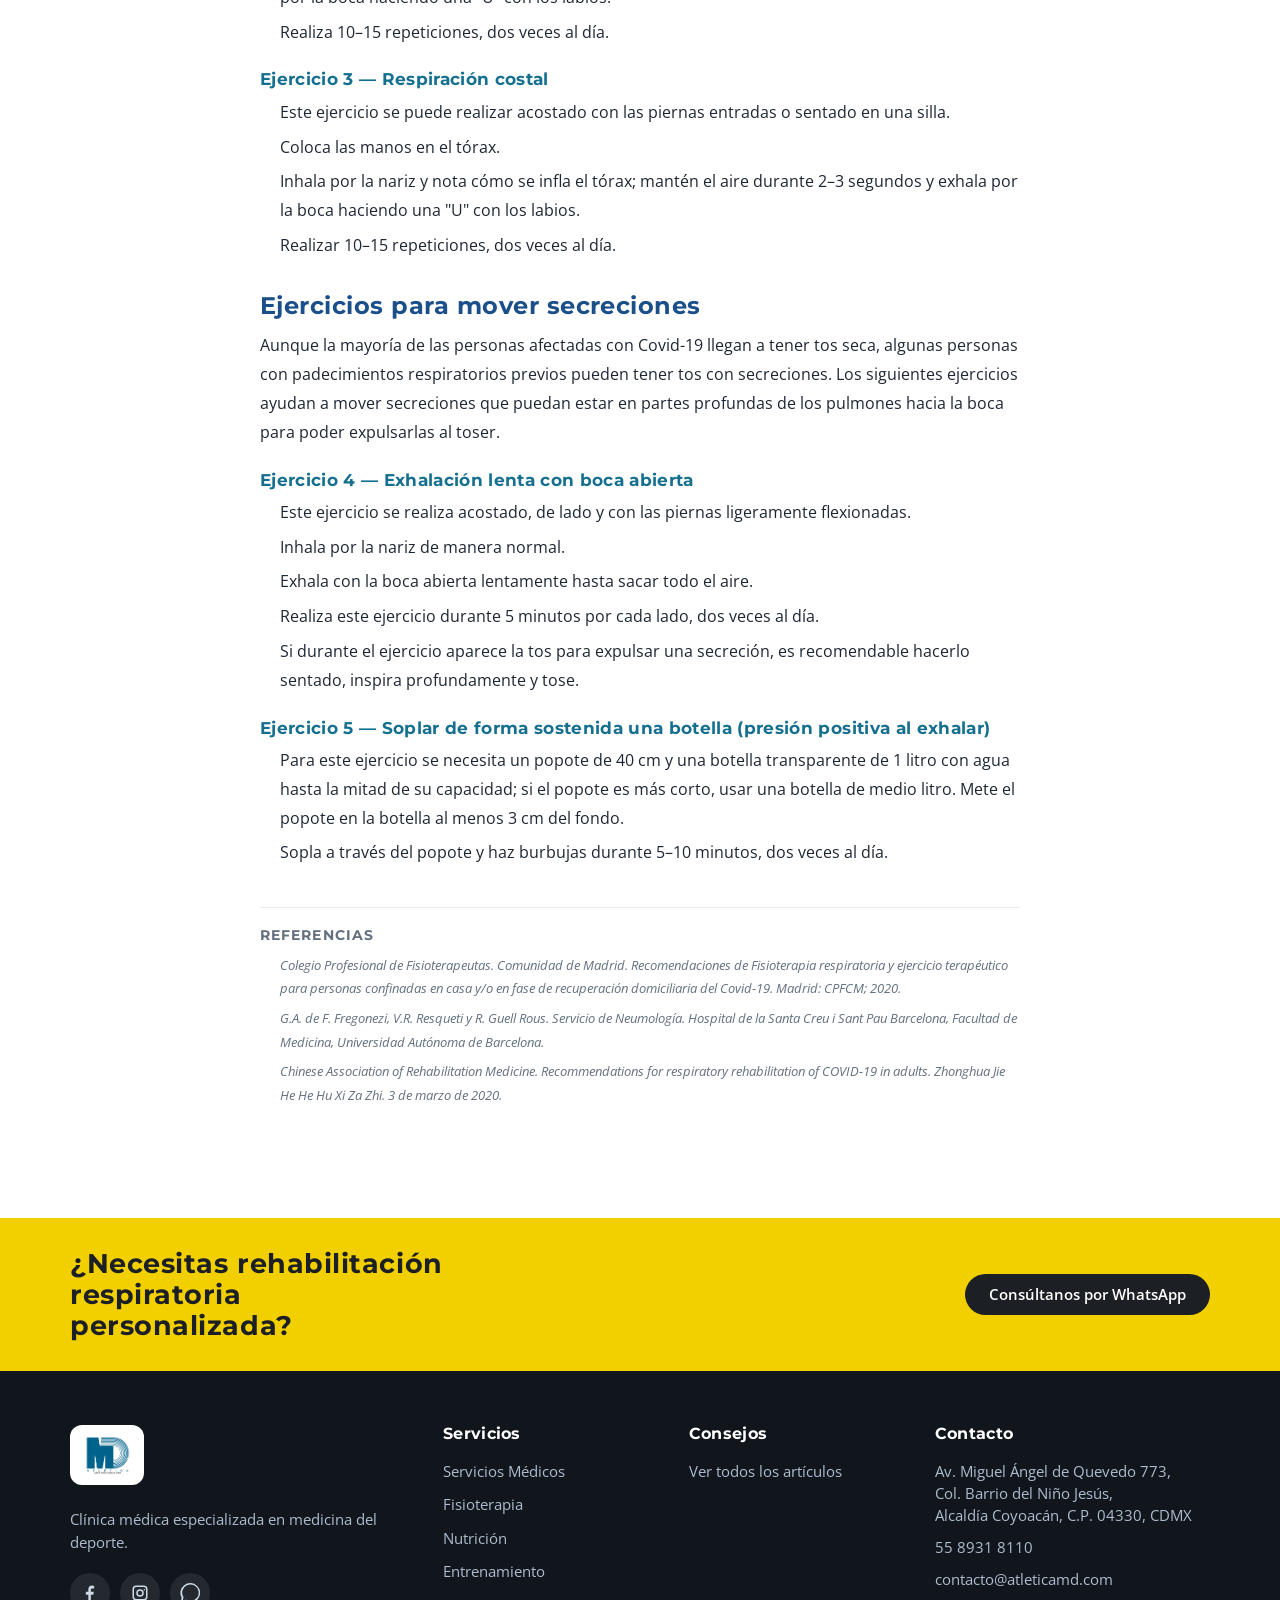
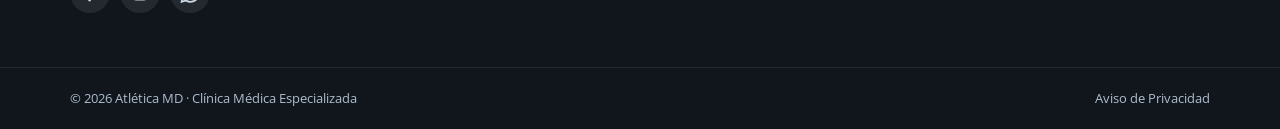
<file: consejos/ejercicios-respiracion-covid.html>
﻿<!DOCTYPE html>
<html lang="es">
<head>
  <meta charset="UTF-8" />
  <meta name="viewport" content="width=device-width, initial-scale=1.0" />
  <meta name="theme-color" content="#1B4F8A" />
  <title>Ejercicios de respiración para confinamiento y Covid-19 · Atlética MD</title>
  <meta name="description" content="5 ejercicios respiratorios para personas en confinamiento y quienes han superado el Covid-19. Mejoran la función pulmonar y reducen la dificultad respiratoria." />
  <link rel="icon" type="image/png" href="../assets/img/logo.png" />
  <link rel="preconnect" href="https://fonts.googleapis.com" />
  <link rel="preconnect" href="https://fonts.gstatic.com" crossorigin />
  <link href="https://fonts.googleapis.com/css2?family=Montserrat:wght@400;500;600;700;800&family=Open+Sans:wght@300;400;500;600;700&display=swap" rel="stylesheet" />
  <link rel="stylesheet" href="../css/styles.css" />
</head>
<body>

  <header class="header" id="top">
    <div class="topbar">
      <div class="container topbar__inner">
        <a class="topbar__item" href="https://maps.google.com/?cid=14110685008242165863" target="_blank" rel="noopener">
          <svg class="ico" viewBox="0 0 24 24" aria-hidden="true"><path d="M12 2a7 7 0 0 0-7 7c0 5.25 7 13 7 13s7-7.75 7-13a7 7 0 0 0-7-7Zm0 9.5A2.5 2.5 0 1 1 12 6.5a2.5 2.5 0 0 1 0 5Z"/></svg>
          <span>Av. Miguel Ángel de Quevedo 773, Coyoacán</span>
        </a>
        <span class="topbar__item topbar__item--hours">
          <svg class="ico" viewBox="0 0 24 24" aria-hidden="true"><path d="M12 2a10 10 0 1 0 0 20 10 10 0 0 0 0-20Zm1 10.6 4 2.3-1 1.7-5-2.9V6h2v6.6Z"/></svg>
          <span>Lun–Vie 8:00 AM–8:00 PM · Sáb 8:00 AM–2:00 PM</span>
        </span>
        <a class="topbar__item topbar__item--phone" href="tel:+525589318110">
          <svg class="ico" viewBox="0 0 24 24" aria-hidden="true"><path d="M6.6 10.8a15.9 15.9 0 0 0 6.6 6.6l2.2-2.2c.3-.3.7-.4 1-.2 1.2.4 2.4.6 3.6.6.6 0 1 .4 1 1V20c0 .6-.4 1-1 1A17 17 0 0 1 3 4c0-.6.4-1 1-1h3.4c.6 0 1 .4 1 1 0 1.3.2 2.5.6 3.6.1.4 0 .8-.3 1l-2.1 2.2Z"/></svg>
          <span>55 8931 8110</span>
        </a>
      </div>
    </div>
    <div class="nav">
      <div class="container nav__inner">
        <a class="brand" href="../index.html" aria-label="Atlética MD inicio">
          <img src="../assets/img/logo.png" alt="Atlética MD" />
        </a>
        <nav class="menu" id="menu" aria-label="Menú principal">
          <a href="../index.html" class="menu__link">Inicio</a>
          <a href="../nosotros.html" class="menu__link">Nosotros</a>
          <a href="../servicios.html" class="menu__link">Servicios</a>
          <a href="../nosotros.html#equipo" class="menu__link">Equipo</a>
          <a href="../consejos.html" class="menu__link is-active">Consejos</a>
          <a href="../contacto.html" class="menu__link">Contacto</a>
          <a href="https://wa.me/525528505387?text=Hola%2C%20quisiera%20m%C3%A1s%20informaci%C3%B3n%20de%20sus%20servicios" class="btn btn--wa menu__cta" target="_blank" rel="noopener">
            <svg class="ico" viewBox="0 0 24 24" aria-hidden="true"><path d="M20.5 3.5A11.8 11.8 0 0 0 2 17.8L.5 24l6.4-1.7a11.9 11.9 0 0 0 5.7 1.5A11.9 11.9 0 0 0 20.5 3.5ZM12.6 21.6a9.8 9.8 0 0 1-5-1.4l-.4-.2-3.8 1 1-3.7-.2-.4a9.9 9.9 0 1 1 8.4 4.7Zm5.4-7.4c-.3-.1-1.8-.9-2-1s-.5-.2-.7.2-.8 1-1 1.2-.4.2-.7 0a8 8 0 0 1-2.4-1.5 9 9 0 0 1-1.6-2c-.2-.3 0-.5.1-.7l.5-.5c.1-.2.2-.3.3-.5s0-.4 0-.5l-1-2.3c-.2-.6-.5-.5-.7-.5h-.6a1.1 1.1 0 0 0-.8.4 3.4 3.4 0 0 0-1 2.5 5.8 5.8 0 0 0 1.2 3.1 13.4 13.4 0 0 0 5.2 4.6c.7.3 1.3.5 1.7.6a4.2 4.2 0 0 0 1.9.1 3.1 3.1 0 0 0 2-1.4 2.5 2.5 0 0 0 .2-1.4c-.1-.2-.3-.2-.6-.3Z"/></svg>
            WhatsApp
          </a>
        </nav>
        <button class="hamburger" id="hamburger" aria-label="Abrir menú" aria-expanded="false" aria-controls="menu">
          <span></span><span></span><span></span>
        </button>
      </div>
    </div>
  </header>

  <section class="page-hero page-hero--sm">
    <div class="container">
      <nav class="breadcrumb" aria-label="Navegación de ubicación">
        <a href="../index.html">Inicio</a>
        <span>/</span>
        <a href="../consejos.html">Consejos</a>
        <span>/</span>
        <span>Ejercicios de respiración Covid-19</span>
      </nav>
      <div class="page-hero__inner">
        <span class="page-hero__eyebrow">Consejos Médicos · Marzo 2020</span>
        <h1 class="page-hero__title">Ejercicios de respiración para personas en confinamiento y aquellas que han superado el Covid-19</h1>
      </div>
    </div>
  </section>

  <section class="section">
    <div class="container">
      <a class="article-back" href="../consejos.html">
        <svg viewBox="0 0 24 24" aria-hidden="true"><path d="M19 12H5M12 5l-7 7 7 7"/></svg>
        Volver a Consejos
      </a>

      <div class="article-wrap">
        <div class="article-meta">
          <span class="article-meta__tag">Consejos Médicos</span>
          <span>3 de marzo de 2020</span>
        </div>

        <div class="article-body">
          <p>Aún no se conocen todas las secuelas que podrían sufrir las personas en confinamiento y las afectadas por Covid-19, sin embargo, sí podría verse afectada la función pulmonar y funcional debido a la disminución de la actividad física diaria.</p>

          <p>Las siguientes recomendaciones están dirigidas para todas las personas, incluidas aquellas afectadas por Covid-19, que están en periodo de recuperación y <strong>sin síntomas</strong>. Son recomendaciones generales, por lo que se recomienda acudir con un especialista para personalizar el trabajo y tomar en cuenta la situación personal, el nivel de afectación durante y tras el Covid-19 y el padecimiento de comorbilidades.</p>

          <div class="alert">
            <strong>Importante:</strong> Es sumamente importante NO realizar los siguientes ejercicios si aún hay síntomas (fiebre, tos, dificultad para respirar).
          </div>

          <h2>Ejercicios Respiratorios</h2>
          <p>Los ejercicios respiratorios mejorarán la función pulmonar, el patrón ventilatorio y reducirán la dificultad respiratoria.</p>

          <h3>Ejercicio 1 — Tomar conciencia de la respiración</h3>
          <ul>
            <li>Inhala lentamente por la nariz.</li>
            <li>Mantén el aire 2–3 segundos.</li>
            <li>Exhala por la boca haciendo una "U" con los labios.</li>
            <li>Realiza 10–15 repeticiones, dos veces al día.</li>
          </ul>

          <h3>Ejercicio 2 — Respiración diafragmática (abdominal)</h3>
          <ul>
            <li>Puedes realizarlo acostado con las piernas ligeramente flexionadas o sentado en una silla.</li>
            <li>Coloca las manos en el abdomen.</li>
            <li>Inhala por la nariz y nota cómo se infla el abdomen; mantén el aire durante 2–3 segundos y exhala por la boca haciendo una "U" con los labios.</li>
            <li>Realiza 10–15 repeticiones, dos veces al día.</li>
          </ul>

          <h3>Ejercicio 3 — Respiración costal</h3>
          <ul>
            <li>Este ejercicio se puede realizar acostado con las piernas entradas o sentado en una silla.</li>
            <li>Coloca las manos en el tórax.</li>
            <li>Inhala por la nariz y nota cómo se infla el tórax; mantén el aire durante 2–3 segundos y exhala por la boca haciendo una "U" con los labios.</li>
            <li>Realizar 10–15 repeticiones, dos veces al día.</li>
          </ul>

          <h2>Ejercicios para mover secreciones</h2>
          <p>Aunque la mayoría de las personas afectadas con Covid-19 llegan a tener tos seca, algunas personas con padecimientos respiratorios previos pueden tener tos con secreciones. Los siguientes ejercicios ayudan a mover secreciones que puedan estar en partes profundas de los pulmones hacia la boca para poder expulsarlas al toser.</p>

          <h3>Ejercicio 4 — Exhalación lenta con boca abierta</h3>
          <ul>
            <li>Este ejercicio se realiza acostado, de lado y con las piernas ligeramente flexionadas.</li>
            <li>Inhala por la nariz de manera normal.</li>
            <li>Exhala con la boca abierta lentamente hasta sacar todo el aire.</li>
            <li>Realiza este ejercicio durante 5 minutos por cada lado, dos veces al día.</li>
            <li>Si durante el ejercicio aparece la tos para expulsar una secreción, es recomendable hacerlo sentado, inspira profundamente y tose.</li>
          </ul>

          <h3>Ejercicio 5 — Soplar de forma sostenida una botella (presión positiva al exhalar)</h3>
          <ul>
            <li>Para este ejercicio se necesita un popote de 40 cm y una botella transparente de 1 litro con agua hasta la mitad de su capacidad; si el popote es más corto, usar una botella de medio litro. Mete el popote en la botella al menos 3 cm del fondo.</li>
            <li>Sopla a través del popote y haz burbujas durante 5–10 minutos, dos veces al día.</li>
          </ul>

          <div class="article-refs">
            <h4>Referencias</h4>
            <ul>
              <li>Colegio Profesional de Fisioterapeutas. Comunidad de Madrid. <em>Recomendaciones de Fisioterapia respiratoria y ejercicio terapéutico para personas confinadas en casa y/o en fase de recuperación domiciliaria del Covid-19.</em> Madrid: CPFCM; 2020.</li>
              <li>G.A. de F. Fregonezi, V.R. Resqueti y R. Guell Rous. Servicio de Neumología. Hospital de la Santa Creu i Sant Pau Barcelona, Facultad de Medicina, Universidad Autónoma de Barcelona.</li>
              <li>Chinese Association of Rehabilitation Medicine. <em>Recommendations for respiratory rehabilitation of COVID-19 in adults.</em> Zhonghua Jie He He Hu Xi Za Zhi. 3 de marzo de 2020.</li>
            </ul>
          </div>
        </div>
      </div>
    </div>
  </section>

  <section class="strip">
    <div class="container strip__inner">
      <h2 class="strip__title">¿Necesitas rehabilitación respiratoria personalizada?</h2>
      <a href="https://wa.me/525528505387?text=Hola%2C%20quisiera%20informaci%C3%B3n%20sobre%20rehabilitaci%C3%B3n%20respiratoria" class="btn btn--dark" target="_blank" rel="noopener">Consúltanos por WhatsApp</a>
    </div>
  </section>

  <footer class="footer">
    <div class="container footer__grid">
      <div class="footer__brand">
        <div class="footer__logo"><img src="../assets/img/logo.png" alt="Atlética MD" /></div>
        <p>Clínica médica especializada en medicina del deporte.</p>
        <div class="social">
          <a href="#" aria-label="Facebook" target="_blank" rel="noopener"><svg viewBox="0 0 24 24"><path d="M13 22v-8h3l.5-3.5H13V8.3c0-1 .3-1.7 1.8-1.7H17V3.5A24 24 0 0 0 14.4 3C11.9 3 10 4.5 10 7.7v2.8H7V14h3v8h3Z"/></svg></a>
          <a href="#" aria-label="Instagram" target="_blank" rel="noopener"><svg viewBox="0 0 24 24"><path d="M12 9.3A2.7 2.7 0 1 0 12 14.7 2.7 2.7 0 0 0 12 9.3Zm5.2-2.1a.9.9 0 1 0 0 1.8.9.9 0 0 0 0-1.8ZM12 7.5a4.5 4.5 0 1 1 0 9 4.5 4.5 0 0 1 0-9ZM7.5 3h9A4.5 4.5 0 0 1 21 7.5v9a4.5 4.5 0 0 1-4.5 4.5h-9A4.5 4.5 0 0 1 3 16.5v-9A4.5 4.5 0 0 1 7.5 3Zm0 1.8A2.7 2.7 0 0 0 4.8 7.5v9a2.7 2.7 0 0 0 2.7 2.7h9a2.7 2.7 0 0 0 2.7-2.7v-9a2.7 2.7 0 0 0-2.7-2.7h-9Z"/></svg></a>
          <a href="https://wa.me/525528505387" aria-label="WhatsApp" target="_blank" rel="noopener"><svg viewBox="0 0 24 24"><path d="M20.5 3.5A11.8 11.8 0 0 0 2 17.8L.5 24l6.4-1.7a11.9 11.9 0 0 0 5.7 1.5A11.9 11.9 0 0 0 20.5 3.5Zm-8 18.1a9.8 9.8 0 0 1-5-1.4l-.4-.2-3.8 1 1-3.7-.2-.4a9.9 9.9 0 1 1 8.4 4.7Z"/></svg></a>
        </div>
      </div>
      <div class="footer__col">
        <h4>Servicios</h4>
        <ul>
          <li><a href="../servicios.html#servicios-medicos">Servicios Médicos</a></li>
          <li><a href="../servicios.html#fisioterapia">Fisioterapia</a></li>
          <li><a href="../servicios.html#nutricion">Nutrición</a></li>
          <li><a href="../servicios.html#entrenamiento">Entrenamiento</a></li>
        </ul>
      </div>
      <div class="footer__col">
        <h4>Consejos</h4>
        <ul>
          <li><a href="../consejos.html">Ver todos los artículos</a></li>
        </ul>
      </div>
      <div class="footer__col">
        <h4>Contacto</h4>
        <ul class="footer__contact">
          <li>Av. Miguel Ángel de Quevedo 773,<br>Col. Barrio del Niño Jesús,<br>Alcaldía Coyoacán, C.P. 04330, CDMX</li>
          <li><a href="tel:+525589318110">55 8931 8110</a></li>
          <li><a href="mailto:contacto@atleticamd.com">contacto@atleticamd.com</a></li>
        </ul>
      </div>
    </div>
    <div class="footer__bar">
      <div class="container footer__bar-inner">
        <p>© <span id="year"></span> Atlética MD · Clínica Médica Especializada</p>
        <a href="#">Aviso de Privacidad</a>
      </div>
    </div>
  </footer>

  <a class="wa-float" href="https://wa.me/525528505387?text=Hola%2C%20quisiera%20m%C3%A1s%20informaci%C3%B3n%20de%20sus%20servicios" target="_blank" rel="noopener" aria-label="Escríbenos por WhatsApp">
    <svg viewBox="0 0 24 24"><path d="M20.5 3.5A11.8 11.8 0 0 0 2 17.8L.5 24l6.4-1.7a11.9 11.9 0 0 0 5.7 1.5A11.9 11.9 0 0 0 20.5 3.5Zm-8 18.1a9.8 9.8 0 0 1-5-1.4l-.4-.2-3.8 1 1-3.7-.2-.4a9.9 9.9 0 1 1 8.4 4.7Zm5.4-7.4c-.3-.1-1.8-.9-2-1s-.5-.2-.7.2-.8 1-1 1.2-.4.2-.7 0a8 8 0 0 1-2.4-1.5 9 9 0 0 1-1.6-2c-.2-.3 0-.5.1-.7l.5-.5c.1-.2.2-.3.3-.5s0-.4 0-.5l-1-2.3c-.2-.6-.5-.5-.7-.5h-.6a1.1 1.1 0 0 0-.8.4 3.4 3.4 0 0 0-1 2.5 5.8 5.8 0 0 0 1.2 3.1 13.4 13.4 0 0 0 5.2 4.6c.7.3 1.3.5 1.7.6a4.2 4.2 0 0 0 1.9.1 3.1 3.1 0 0 0 2-1.4 2.5 2.5 0 0 0 .2-1.4c-.1-.2-.3-.2-.6-.3Z"/></svg>
  </a>
  <script src="../js/main.js"></script>
</body>
</html>
</file>
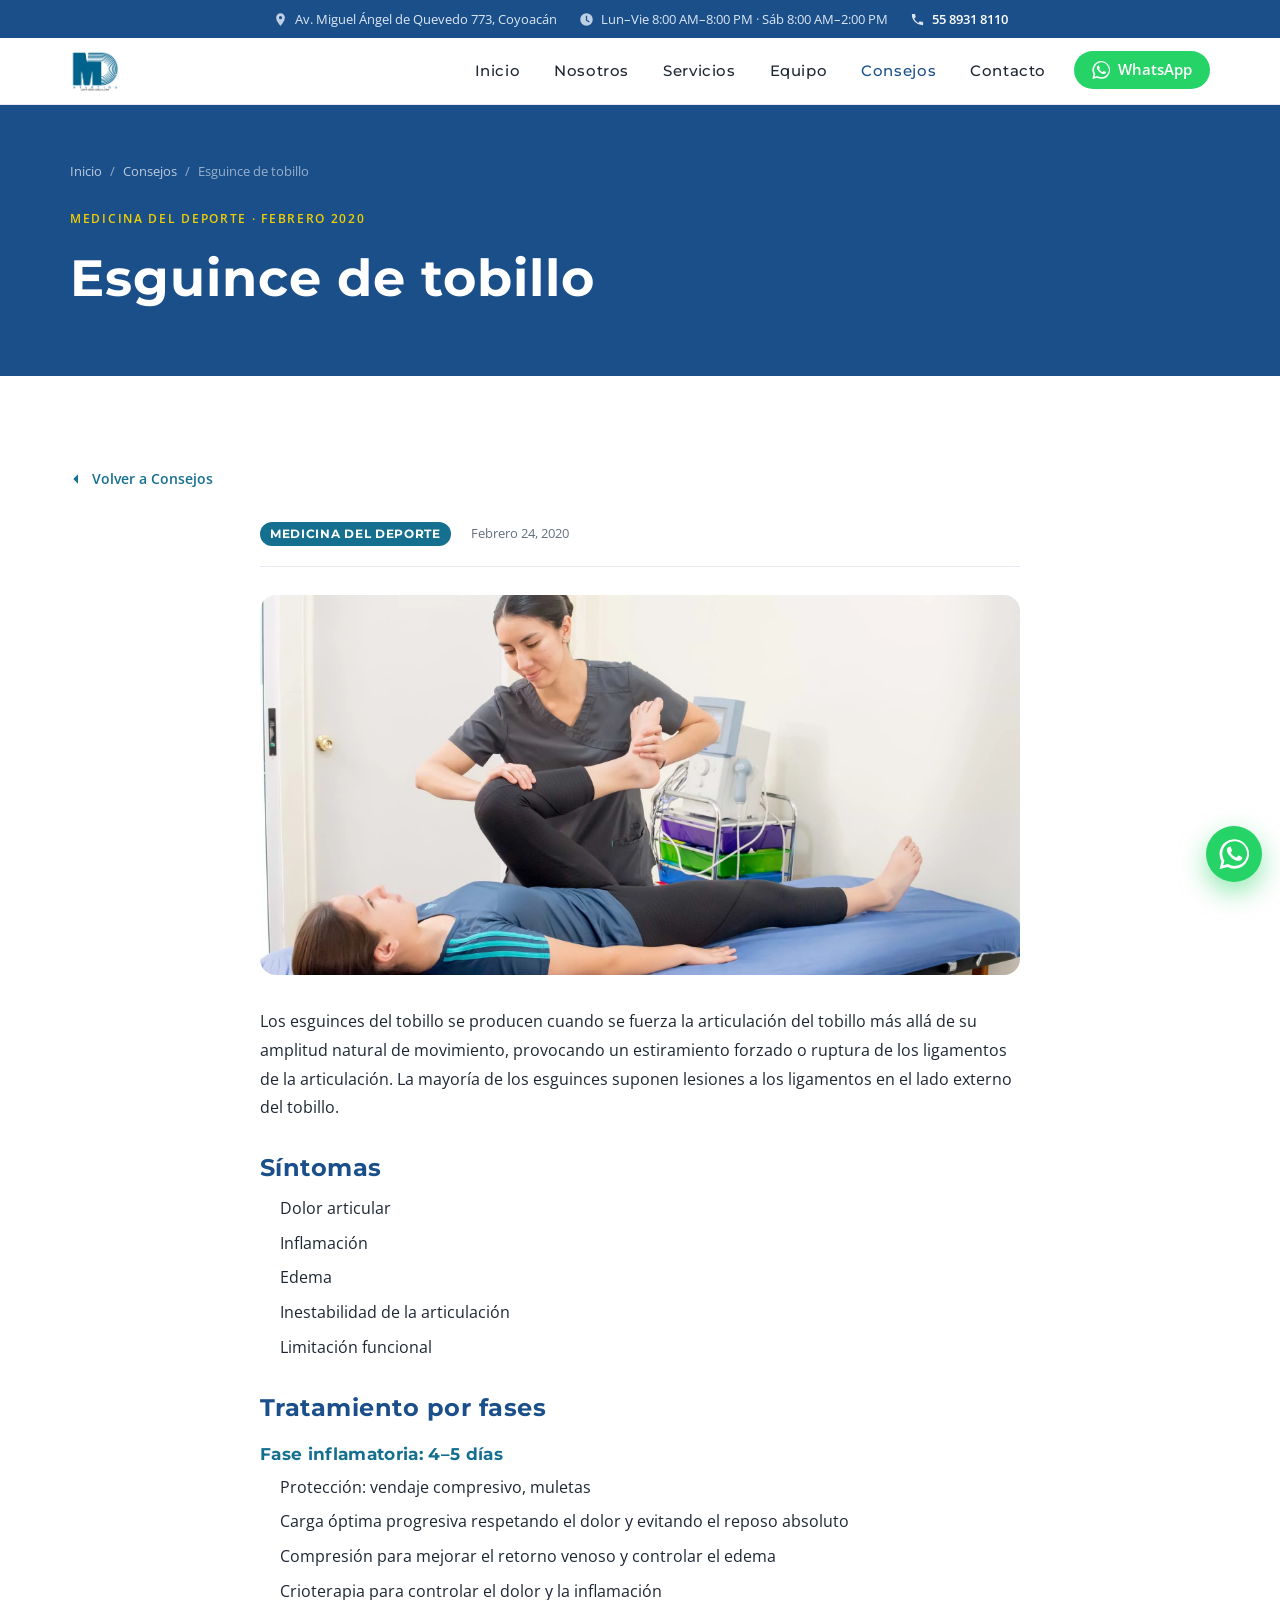
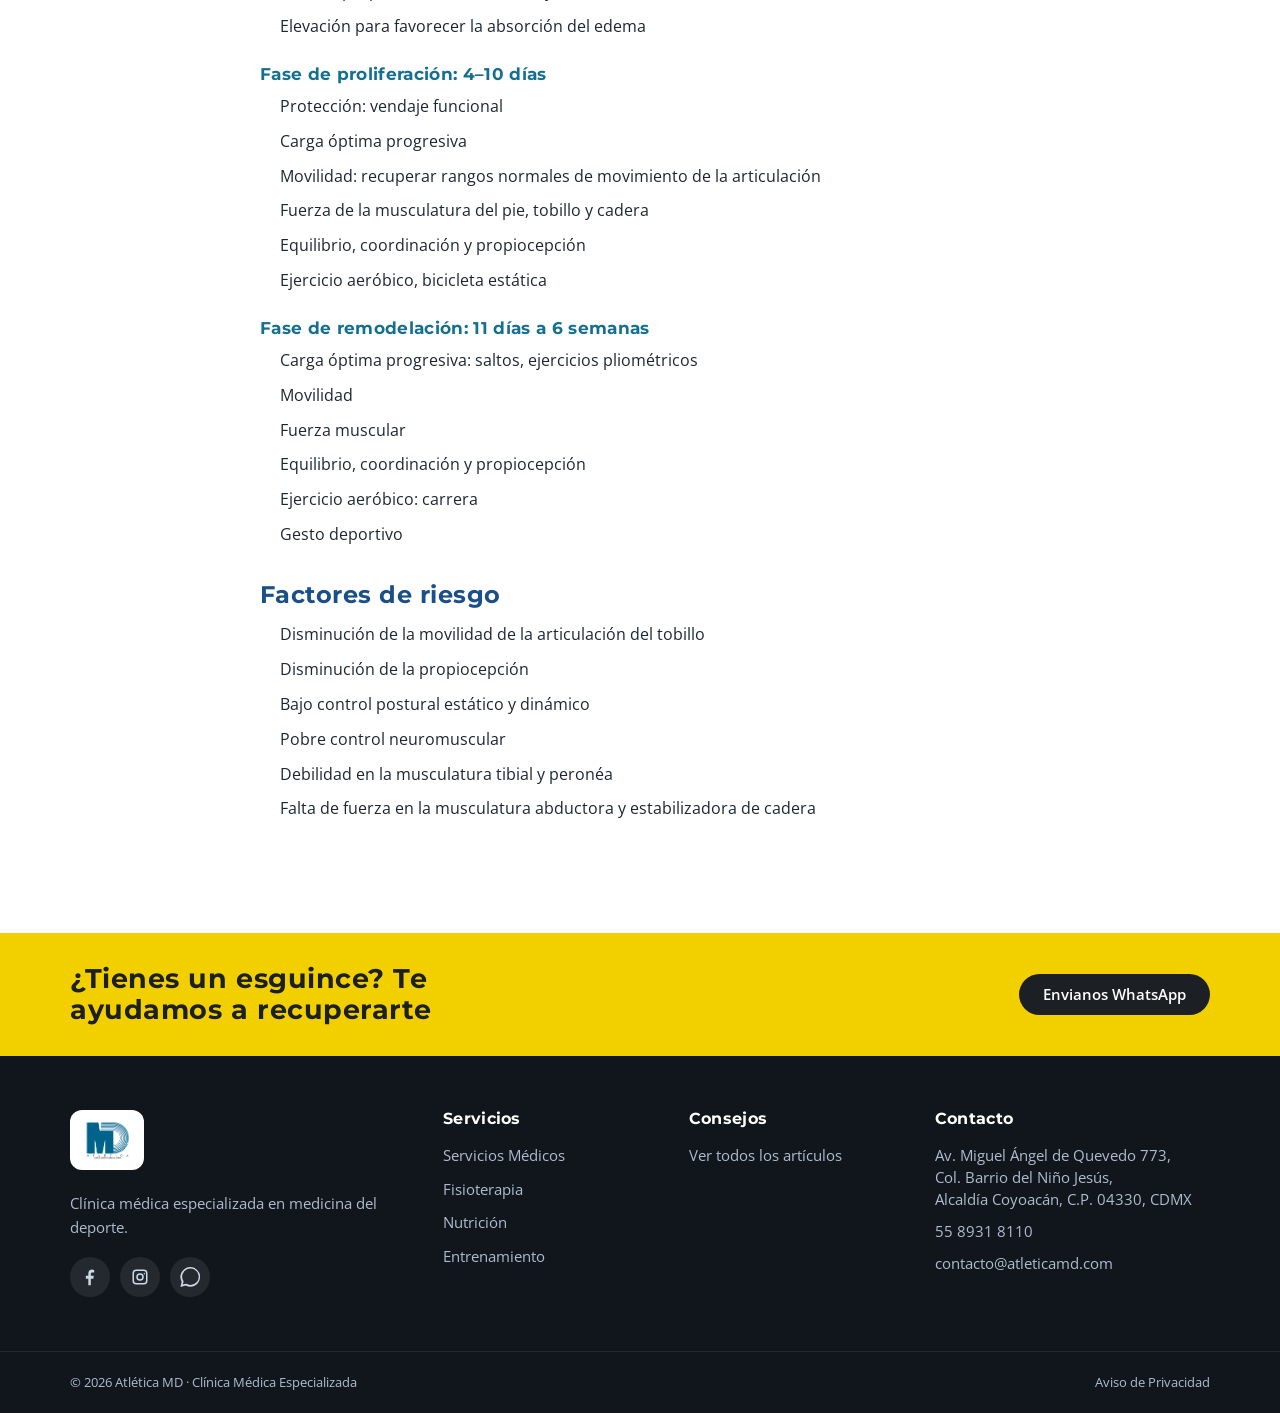
<file: consejos/esguince-de-tobillo.html>
﻿<!DOCTYPE html>
<html lang="es">
<head>
  <meta charset="UTF-8" />
  <meta name="viewport" content="width=device-width, initial-scale=1.0" />
  <meta name="theme-color" content="#1B4F8A" />
  <title>Esguince de tobillo · Atlética MD</title>
  <meta name="description" content="Síntomas, tratamiento por fases y factores de riesgo del esguince de tobillo. Rehabilitación deportiva en Coyoacán, CDMX." />
  <link rel="icon" type="image/png" href="../assets/img/logo.png" />
  <link rel="preconnect" href="https://fonts.googleapis.com" />
  <link rel="preconnect" href="https://fonts.gstatic.com" crossorigin />
  <link href="https://fonts.googleapis.com/css2?family=Montserrat:wght@400;500;600;700;800&family=Open+Sans:wght@300;400;500;600;700&display=swap" rel="stylesheet" />
  <link rel="stylesheet" href="../css/styles.css" />
</head>
<body>

  <header class="header" id="top">
    <div class="topbar">
      <div class="container topbar__inner">
        <a class="topbar__item" href="https://maps.google.com/?cid=14110685008242165863" target="_blank" rel="noopener">
          <svg class="ico" viewBox="0 0 24 24" aria-hidden="true"><path d="M12 2a7 7 0 0 0-7 7c0 5.25 7 13 7 13s7-7.75 7-13a7 7 0 0 0-7-7Zm0 9.5A2.5 2.5 0 1 1 12 6.5a2.5 2.5 0 0 1 0 5Z"/></svg>
          <span>Av. Miguel Ángel de Quevedo 773, Coyoacán</span>
        </a>
        <span class="topbar__item topbar__item--hours">
          <svg class="ico" viewBox="0 0 24 24" aria-hidden="true"><path d="M12 2a10 10 0 1 0 0 20 10 10 0 0 0 0-20Zm1 10.6 4 2.3-1 1.7-5-2.9V6h2v6.6Z"/></svg>
          <span>Lun–Vie 8:00 AM–8:00 PM · Sáb 8:00 AM–2:00 PM</span>
        </span>
        <a class="topbar__item topbar__item--phone" href="tel:+525589318110">
          <svg class="ico" viewBox="0 0 24 24" aria-hidden="true"><path d="M6.6 10.8a15.9 15.9 0 0 0 6.6 6.6l2.2-2.2c.3-.3.7-.4 1-.2 1.2.4 2.4.6 3.6.6.6 0 1 .4 1 1V20c0 .6-.4 1-1 1A17 17 0 0 1 3 4c0-.6.4-1 1-1h3.4c.6 0 1 .4 1 1 0 1.3.2 2.5.6 3.6.1.4 0 .8-.3 1l-2.1 2.2Z"/></svg>
          <span>55 8931 8110</span>
        </a>
      </div>
    </div>
    <div class="nav">
      <div class="container nav__inner">
        <a class="brand" href="../index.html" aria-label="Atlética MD inicio">
          <img src="../assets/img/logo.png" alt="Atlética MD" />
        </a>
        <nav class="menu" id="menu" aria-label="Menú principal">
          <a href="../index.html" class="menu__link">Inicio</a>
          <a href="../nosotros.html" class="menu__link">Nosotros</a>
          <a href="../servicios.html" class="menu__link">Servicios</a>
          <a href="../nosotros.html#equipo" class="menu__link">Equipo</a>
          <a href="../consejos.html" class="menu__link is-active">Consejos</a>
          <a href="../contacto.html" class="menu__link">Contacto</a>
          <a href="https://wa.me/525528505387?text=Hola%2C%20quisiera%20m%C3%A1s%20informaci%C3%B3n%20de%20sus%20servicios" class="btn btn--wa menu__cta" target="_blank" rel="noopener">
            <svg class="ico" viewBox="0 0 24 24" aria-hidden="true"><path d="M20.5 3.5A11.8 11.8 0 0 0 2 17.8L.5 24l6.4-1.7a11.9 11.9 0 0 0 5.7 1.5A11.9 11.9 0 0 0 20.5 3.5ZM12.6 21.6a9.8 9.8 0 0 1-5-1.4l-.4-.2-3.8 1 1-3.7-.2-.4a9.9 9.9 0 1 1 8.4 4.7Zm5.4-7.4c-.3-.1-1.8-.9-2-1s-.5-.2-.7.2-.8 1-1 1.2-.4.2-.7 0a8 8 0 0 1-2.4-1.5 9 9 0 0 1-1.6-2c-.2-.3 0-.5.1-.7l.5-.5c.1-.2.2-.3.3-.5s0-.4 0-.5l-1-2.3c-.2-.6-.5-.5-.7-.5h-.6a1.1 1.1 0 0 0-.8.4 3.4 3.4 0 0 0-1 2.5 5.8 5.8 0 0 0 1.2 3.1 13.4 13.4 0 0 0 5.2 4.6c.7.3 1.3.5 1.7.6a4.2 4.2 0 0 0 1.9.1 3.1 3.1 0 0 0 2-1.4 2.5 2.5 0 0 0 .2-1.4c-.1-.2-.3-.2-.6-.3Z"/></svg>
            WhatsApp
          </a>
        </nav>
        <button class="hamburger" id="hamburger" aria-label="Abrir menú" aria-expanded="false" aria-controls="menu">
          <span></span><span></span><span></span>
        </button>
      </div>
    </div>
  </header>

  <section class="page-hero page-hero--sm">
    <div class="container">
      <nav class="breadcrumb" aria-label="Navegación de ubicación">
        <a href="../index.html">Inicio</a>
        <span>/</span>
        <a href="../consejos.html">Consejos</a>
        <span>/</span>
        <span>Esguince de tobillo</span>
      </nav>
      <div class="page-hero__inner">
        <span class="page-hero__eyebrow">Medicina del Deporte · Febrero 2020</span>
        <h1 class="page-hero__title">Esguince de tobillo</h1>
      </div>
    </div>
  </section>

  <section class="section">
    <div class="container">
      <a class="article-back" href="../consejos.html">
        <svg viewBox="0 0 24 24" aria-hidden="true"><path d="M19 12H5M12 5l-7 7 7 7"/></svg>
        Volver a Consejos
      </a>

      <div class="article-wrap">
        <div class="article-meta">
          <span class="article-meta__tag">Medicina del Deporte</span>
          <span>Febrero 24, 2020</span>
        </div>

        <div class="article-img">
          <img src="../assets/img/serv-terapia.webp" alt="Rehabilitación de esguince de tobillo" />
        </div>

        <div class="article-body">
          <p>Los esguinces del tobillo se producen cuando se fuerza la articulación del tobillo más allá de su amplitud natural de movimiento, provocando un estiramiento forzado o ruptura de los ligamentos de la articulación. La mayoría de los esguinces suponen lesiones a los ligamentos en el lado externo del tobillo.</p>

          <h2>Síntomas</h2>
          <ul>
            <li>Dolor articular</li>
            <li>Inflamación</li>
            <li>Edema</li>
            <li>Inestabilidad de la articulación</li>
            <li>Limitación funcional</li>
          </ul>

          <h2>Tratamiento por fases</h2>

          <h3>Fase inflamatoria: 4–5 días</h3>
          <ul>
            <li>Protección: vendaje compresivo, muletas</li>
            <li>Carga óptima progresiva respetando el dolor y evitando el reposo absoluto</li>
            <li>Compresión para mejorar el retorno venoso y controlar el edema</li>
            <li>Crioterapia para controlar el dolor y la inflamación</li>
            <li>Elevación para favorecer la absorción del edema</li>
          </ul>

          <h3>Fase de proliferación: 4–10 días</h3>
          <ul>
            <li>Protección: vendaje funcional</li>
            <li>Carga óptima progresiva</li>
            <li>Movilidad: recuperar rangos normales de movimiento de la articulación</li>
            <li>Fuerza de la musculatura del pie, tobillo y cadera</li>
            <li>Equilibrio, coordinación y propiocepción</li>
            <li>Ejercicio aeróbico, bicicleta estática</li>
          </ul>

          <h3>Fase de remodelación: 11 días a 6 semanas</h3>
          <ul>
            <li>Carga óptima progresiva: saltos, ejercicios pliométricos</li>
            <li>Movilidad</li>
            <li>Fuerza muscular</li>
            <li>Equilibrio, coordinación y propiocepción</li>
            <li>Ejercicio aeróbico: carrera</li>
            <li>Gesto deportivo</li>
          </ul>

          <h2>Factores de riesgo</h2>
          <ul>
            <li>Disminución de la movilidad de la articulación del tobillo</li>
            <li>Disminución de la propiocepción</li>
            <li>Bajo control postural estático y dinámico</li>
            <li>Pobre control neuromuscular</li>
            <li>Debilidad en la musculatura tibial y peronéa</li>
            <li>Falta de fuerza en la musculatura abductora y estabilizadora de cadera</li>
          </ul>
        </div>
      </div>
    </div>
  </section>

  <section class="strip">
    <div class="container strip__inner">
      <h2 class="strip__title">¿Tienes un esguince? Te ayudamos a recuperarte</h2>
      <a href="https://wa.me/525528505387?text=Hola%2C%20quisiera%20informaci%C3%B3n%20sobre%20rehabilitaci%C3%B3n%20de%20esguince%20de%20tobillo" class="btn btn--dark" target="_blank" rel="noopener">Envianos WhatsApp</a>
    </div>
  </section>

  <footer class="footer">
    <div class="container footer__grid">
      <div class="footer__brand">
        <div class="footer__logo"><img src="../assets/img/logo.png" alt="Atlética MD" /></div>
        <p>Clínica médica especializada en medicina del deporte.</p>
        <div class="social">
          <a href="#" aria-label="Facebook" target="_blank" rel="noopener"><svg viewBox="0 0 24 24"><path d="M13 22v-8h3l.5-3.5H13V8.3c0-1 .3-1.7 1.8-1.7H17V3.5A24 24 0 0 0 14.4 3C11.9 3 10 4.5 10 7.7v2.8H7V14h3v8h3Z"/></svg></a>
          <a href="#" aria-label="Instagram" target="_blank" rel="noopener"><svg viewBox="0 0 24 24"><path d="M12 9.3A2.7 2.7 0 1 0 12 14.7 2.7 2.7 0 0 0 12 9.3Zm5.2-2.1a.9.9 0 1 0 0 1.8.9.9 0 0 0 0-1.8ZM12 7.5a4.5 4.5 0 1 1 0 9 4.5 4.5 0 0 1 0-9ZM7.5 3h9A4.5 4.5 0 0 1 21 7.5v9a4.5 4.5 0 0 1-4.5 4.5h-9A4.5 4.5 0 0 1 3 16.5v-9A4.5 4.5 0 0 1 7.5 3Zm0 1.8A2.7 2.7 0 0 0 4.8 7.5v9a2.7 2.7 0 0 0 2.7 2.7h9a2.7 2.7 0 0 0 2.7-2.7v-9a2.7 2.7 0 0 0-2.7-2.7h-9Z"/></svg></a>
          <a href="https://wa.me/525528505387" aria-label="WhatsApp" target="_blank" rel="noopener"><svg viewBox="0 0 24 24"><path d="M20.5 3.5A11.8 11.8 0 0 0 2 17.8L.5 24l6.4-1.7a11.9 11.9 0 0 0 5.7 1.5A11.9 11.9 0 0 0 20.5 3.5Zm-8 18.1a9.8 9.8 0 0 1-5-1.4l-.4-.2-3.8 1 1-3.7-.2-.4a9.9 9.9 0 1 1 8.4 4.7Z"/></svg></a>
        </div>
      </div>
      <div class="footer__col">
        <h4>Servicios</h4>
        <ul>
          <li><a href="../servicios.html#servicios-medicos">Servicios Médicos</a></li>
          <li><a href="../servicios.html#fisioterapia">Fisioterapia</a></li>
          <li><a href="../servicios.html#nutricion">Nutrición</a></li>
          <li><a href="../servicios.html#entrenamiento">Entrenamiento</a></li>
        </ul>
      </div>
      <div class="footer__col">
        <h4>Consejos</h4>
        <ul>
          <li><a href="../consejos.html">Ver todos los artículos</a></li>
        </ul>
      </div>
      <div class="footer__col">
        <h4>Contacto</h4>
        <ul class="footer__contact">
          <li>Av. Miguel Ángel de Quevedo 773,<br>Col. Barrio del Niño Jesús,<br>Alcaldía Coyoacán, C.P. 04330, CDMX</li>
          <li><a href="tel:+525589318110">55 8931 8110</a></li>
          <li><a href="mailto:contacto@atleticamd.com">contacto@atleticamd.com</a></li>
        </ul>
      </div>
    </div>
    <div class="footer__bar">
      <div class="container footer__bar-inner">
        <p>© <span id="year"></span> Atlética MD · Clínica Médica Especializada</p>
        <a href="#">Aviso de Privacidad</a>
      </div>
    </div>
  </footer>

  <a class="wa-float" href="https://wa.me/525528505387?text=Hola%2C%20quisiera%20m%C3%A1s%20informaci%C3%B3n%20de%20sus%20servicios" target="_blank" rel="noopener" aria-label="Escríbenos por WhatsApp">
    <svg viewBox="0 0 24 24"><path d="M20.5 3.5A11.8 11.8 0 0 0 2 17.8L.5 24l6.4-1.7a11.9 11.9 0 0 0 5.7 1.5A11.9 11.9 0 0 0 20.5 3.5Zm-8 18.1a9.8 9.8 0 0 1-5-1.4l-.4-.2-3.8 1 1-3.7-.2-.4a9.9 9.9 0 1 1 8.4 4.7Zm5.4-7.4c-.3-.1-1.8-.9-2-1s-.5-.2-.7.2-.8 1-1 1.2-.4.2-.7 0a8 8 0 0 1-2.4-1.5 9 9 0 0 1-1.6-2c-.2-.3 0-.5.1-.7l.5-.5c.1-.2.2-.3.3-.5s0-.4 0-.5l-1-2.3c-.2-.6-.5-.5-.7-.5h-.6a1.1 1.1 0 0 0-.8.4 3.4 3.4 0 0 0-1 2.5 5.8 5.8 0 0 0 1.2 3.1 13.4 13.4 0 0 0 5.2 4.6c.7.3 1.3.5 1.7.6a4.2 4.2 0 0 0 1.9.1 3.1 3.1 0 0 0 2-1.4 2.5 2.5 0 0 0 .2-1.4c-.1-.2-.3-.2-.6-.3Z"/></svg>
  </a>
  <script src="../js/main.js"></script>
</body>
</html>
</file>
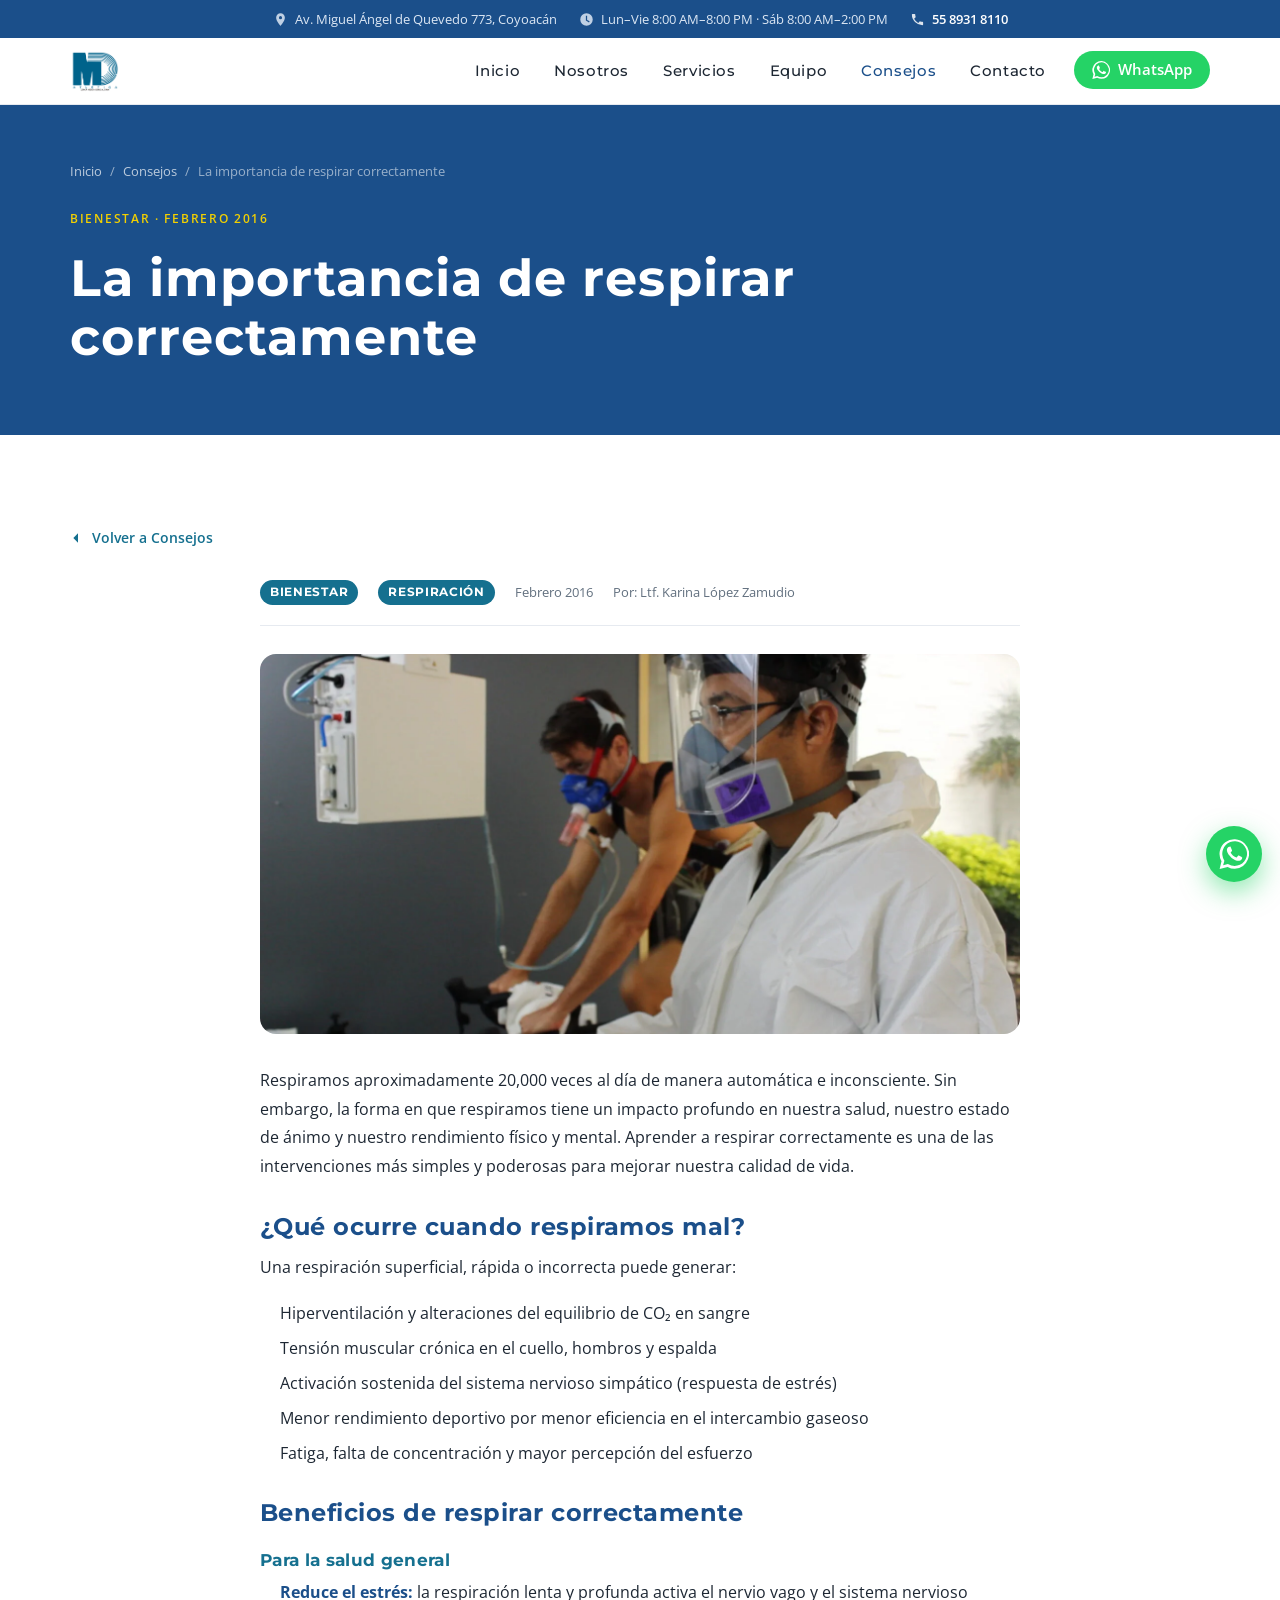
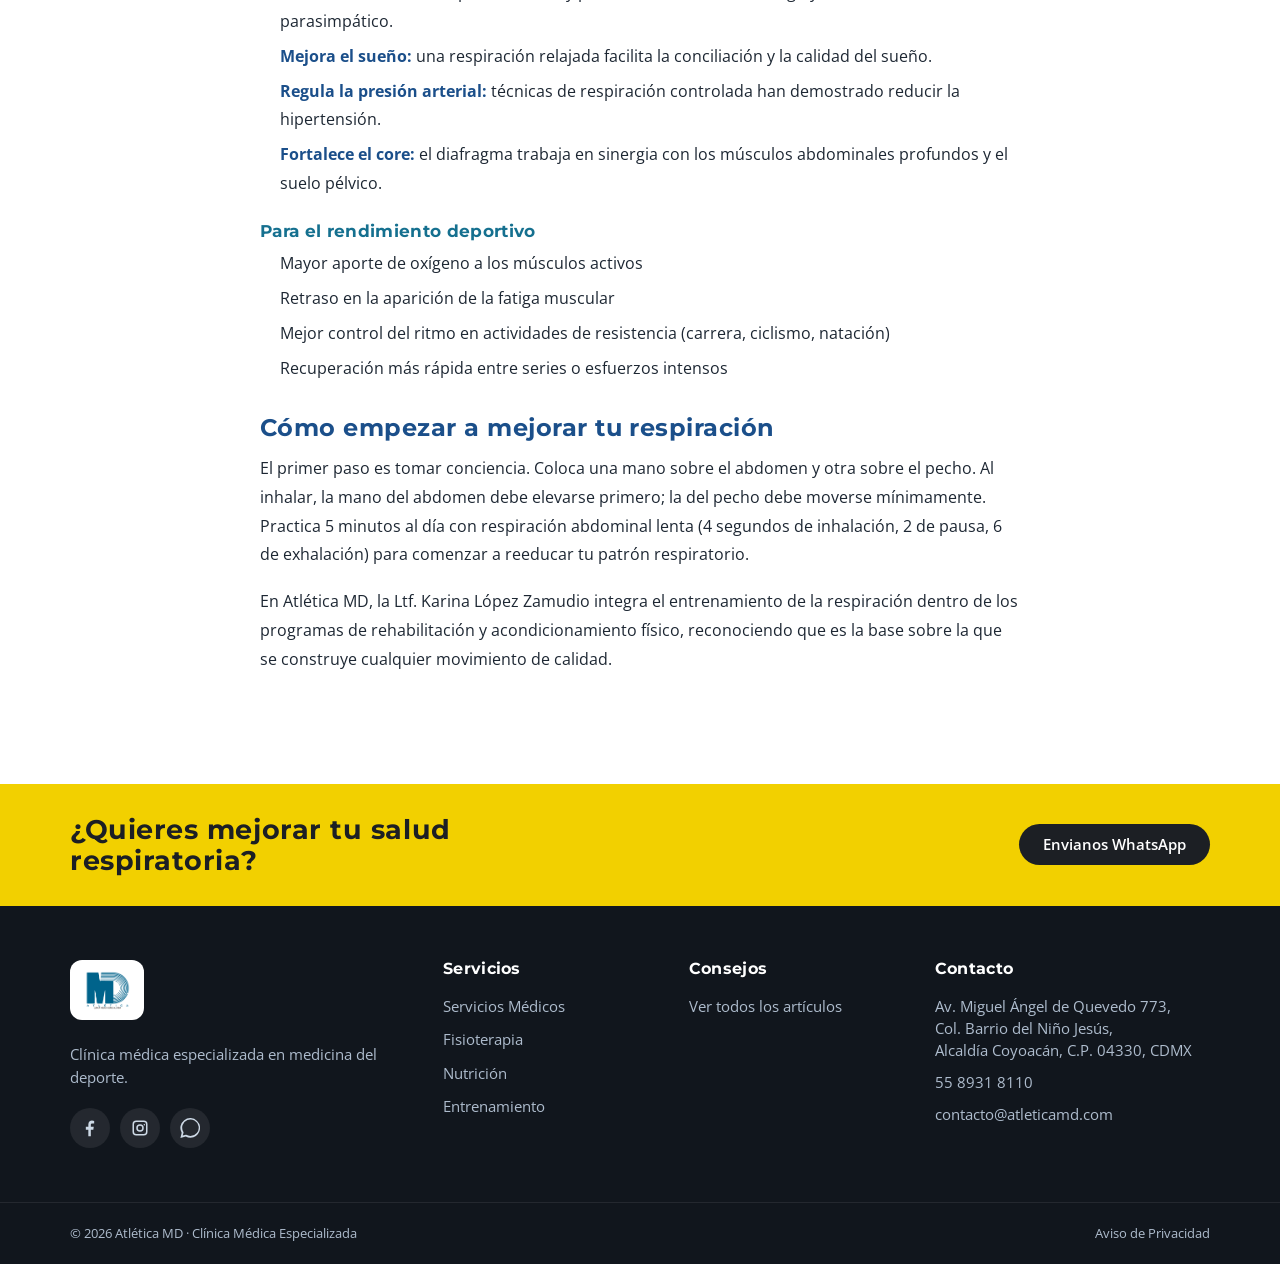
<file: consejos/importancia-de-respirar.html>
﻿<!DOCTYPE html>
<html lang="es">
<head>
  <meta charset="UTF-8" />
  <meta name="viewport" content="width=device-width, initial-scale=1.0" />
  <meta name="theme-color" content="#1B4F8A" />
  <title>La importancia de respirar correctamente · Atlética MD</title>
  <meta name="description" content="¿Por qué es tan importante respirar bien? Descubre cómo una respiración correcta mejora tu salud, reduce el estrés y optimiza tu rendimiento deportivo." />
  <link rel="icon" type="image/png" href="../assets/img/logo.png" />
  <link rel="preconnect" href="https://fonts.googleapis.com" />
  <link rel="preconnect" href="https://fonts.gstatic.com" crossorigin />
  <link href="https://fonts.googleapis.com/css2?family=Montserrat:wght@400;500;600;700;800&family=Open+Sans:wght@300;400;500;600;700&display=swap" rel="stylesheet" />
  <link rel="stylesheet" href="../css/styles.css" />
</head>
<body>

  <header class="header" id="top">
    <div class="topbar">
      <div class="container topbar__inner">
        <a class="topbar__item" href="https://maps.google.com/?cid=14110685008242165863" target="_blank" rel="noopener">
          <svg class="ico" viewBox="0 0 24 24" aria-hidden="true"><path d="M12 2a7 7 0 0 0-7 7c0 5.25 7 13 7 13s7-7.75 7-13a7 7 0 0 0-7-7Zm0 9.5A2.5 2.5 0 1 1 12 6.5a2.5 2.5 0 0 1 0 5Z"/></svg>
          <span>Av. Miguel Ángel de Quevedo 773, Coyoacán</span>
        </a>
        <span class="topbar__item topbar__item--hours">
          <svg class="ico" viewBox="0 0 24 24" aria-hidden="true"><path d="M12 2a10 10 0 1 0 0 20 10 10 0 0 0 0-20Zm1 10.6 4 2.3-1 1.7-5-2.9V6h2v6.6Z"/></svg>
          <span>Lun–Vie 8:00 AM–8:00 PM · Sáb 8:00 AM–2:00 PM</span>
        </span>
        <a class="topbar__item topbar__item--phone" href="tel:+525589318110">
          <svg class="ico" viewBox="0 0 24 24" aria-hidden="true"><path d="M6.6 10.8a15.9 15.9 0 0 0 6.6 6.6l2.2-2.2c.3-.3.7-.4 1-.2 1.2.4 2.4.6 3.6.6.6 0 1 .4 1 1V20c0 .6-.4 1-1 1A17 17 0 0 1 3 4c0-.6.4-1 1-1h3.4c.6 0 1 .4 1 1 0 1.3.2 2.5.6 3.6.1.4 0 .8-.3 1l-2.1 2.2Z"/></svg>
          <span>55 8931 8110</span>
        </a>
      </div>
    </div>
    <div class="nav">
      <div class="container nav__inner">
        <a class="brand" href="../index.html" aria-label="Atlética MD inicio">
          <img src="../assets/img/logo.png" alt="Atlética MD" />
        </a>
        <nav class="menu" id="menu" aria-label="Menú principal">
          <a href="../index.html" class="menu__link">Inicio</a>
          <a href="../nosotros.html" class="menu__link">Nosotros</a>
          <a href="../servicios.html" class="menu__link">Servicios</a>
          <a href="../nosotros.html#equipo" class="menu__link">Equipo</a>
          <a href="../consejos.html" class="menu__link is-active">Consejos</a>
          <a href="../contacto.html" class="menu__link">Contacto</a>
          <a href="https://wa.me/525528505387?text=Hola%2C%20quisiera%20m%C3%A1s%20informaci%C3%B3n%20de%20sus%20servicios" class="btn btn--wa menu__cta" target="_blank" rel="noopener">
            <svg class="ico" viewBox="0 0 24 24" aria-hidden="true"><path d="M20.5 3.5A11.8 11.8 0 0 0 2 17.8L.5 24l6.4-1.7a11.9 11.9 0 0 0 5.7 1.5A11.9 11.9 0 0 0 20.5 3.5ZM12.6 21.6a9.8 9.8 0 0 1-5-1.4l-.4-.2-3.8 1 1-3.7-.2-.4a9.9 9.9 0 1 1 8.4 4.7Zm5.4-7.4c-.3-.1-1.8-.9-2-1s-.5-.2-.7.2-.8 1-1 1.2-.4.2-.7 0a8 8 0 0 1-2.4-1.5 9 9 0 0 1-1.6-2c-.2-.3 0-.5.1-.7l.5-.5c.1-.2.2-.3.3-.5s0-.4 0-.5l-1-2.3c-.2-.6-.5-.5-.7-.5h-.6a1.1 1.1 0 0 0-.8.4 3.4 3.4 0 0 0-1 2.5 5.8 5.8 0 0 0 1.2 3.1 13.4 13.4 0 0 0 5.2 4.6c.7.3 1.3.5 1.7.6a4.2 4.2 0 0 0 1.9.1 3.1 3.1 0 0 0 2-1.4 2.5 2.5 0 0 0 .2-1.4c-.1-.2-.3-.2-.6-.3Z"/></svg>
            WhatsApp
          </a>
        </nav>
        <button class="hamburger" id="hamburger" aria-label="Abrir menú" aria-expanded="false" aria-controls="menu">
          <span></span><span></span><span></span>
        </button>
      </div>
    </div>
  </header>

  <section class="page-hero page-hero--sm">
    <div class="container">
      <nav class="breadcrumb" aria-label="Navegación de ubicación">
        <a href="../index.html">Inicio</a>
        <span>/</span>
        <a href="../consejos.html">Consejos</a>
        <span>/</span>
        <span>La importancia de respirar correctamente</span>
      </nav>
      <div class="page-hero__inner">
        <span class="page-hero__eyebrow">Bienestar · Febrero 2016</span>
        <h1 class="page-hero__title">La importancia de respirar correctamente</h1>
      </div>
    </div>
  </section>

  <section class="section">
    <div class="container">
      <a class="article-back" href="../consejos.html">
        <svg viewBox="0 0 24 24" aria-hidden="true"><path d="M19 12H5M12 5l-7 7 7 7"/></svg>
        Volver a Consejos
      </a>

      <div class="article-wrap">
        <div class="article-meta">
          <span class="article-meta__tag">Bienestar</span>
          <span class="article-meta__tag">Respiración</span>
          <span>Febrero 2016</span>
          <span>Por: Ltf. Karina López Zamudio</span>
        </div>

        <div class="article-img">
          <img src="../assets/img/hero-3.webp" alt="Importancia de respirar correctamente" />
        </div>

        <div class="article-body">
          <p>Respiramos aproximadamente 20,000 veces al día de manera automática e inconsciente. Sin embargo, la forma en que respiramos tiene un impacto profundo en nuestra salud, nuestro estado de ánimo y nuestro rendimiento físico y mental. Aprender a respirar correctamente es una de las intervenciones más simples y poderosas para mejorar nuestra calidad de vida.</p>

          <h2>¿Qué ocurre cuando respiramos mal?</h2>
          <p>Una respiración superficial, rápida o incorrecta puede generar:</p>
          <ul>
            <li>Hiperventilación y alteraciones del equilibrio de CO₂ en sangre</li>
            <li>Tensión muscular crónica en el cuello, hombros y espalda</li>
            <li>Activación sostenida del sistema nervioso simpático (respuesta de estrés)</li>
            <li>Menor rendimiento deportivo por menor eficiencia en el intercambio gaseoso</li>
            <li>Fatiga, falta de concentración y mayor percepción del esfuerzo</li>
          </ul>

          <h2>Beneficios de respirar correctamente</h2>

          <h3>Para la salud general</h3>
          <ul>
            <li><strong>Reduce el estrés:</strong> la respiración lenta y profunda activa el nervio vago y el sistema nervioso parasimpático.</li>
            <li><strong>Mejora el sueño:</strong> una respiración relajada facilita la conciliación y la calidad del sueño.</li>
            <li><strong>Regula la presión arterial:</strong> técnicas de respiración controlada han demostrado reducir la hipertensión.</li>
            <li><strong>Fortalece el core:</strong> el diafragma trabaja en sinergia con los músculos abdominales profundos y el suelo pélvico.</li>
          </ul>

          <h3>Para el rendimiento deportivo</h3>
          <ul>
            <li>Mayor aporte de oxígeno a los músculos activos</li>
            <li>Retraso en la aparición de la fatiga muscular</li>
            <li>Mejor control del ritmo en actividades de resistencia (carrera, ciclismo, natación)</li>
            <li>Recuperación más rápida entre series o esfuerzos intensos</li>
          </ul>

          <h2>Cómo empezar a mejorar tu respiración</h2>
          <p>El primer paso es tomar conciencia. Coloca una mano sobre el abdomen y otra sobre el pecho. Al inhalar, la mano del abdomen debe elevarse primero; la del pecho debe moverse mínimamente. Practica 5 minutos al día con respiración abdominal lenta (4 segundos de inhalación, 2 de pausa, 6 de exhalación) para comenzar a reeducar tu patrón respiratorio.</p>

          <p>En Atlética MD, la Ltf. Karina López Zamudio integra el entrenamiento de la respiración dentro de los programas de rehabilitación y acondicionamiento físico, reconociendo que es la base sobre la que se construye cualquier movimiento de calidad.</p>
        </div>
      </div>
    </div>
  </section>

  <section class="strip">
    <div class="container strip__inner">
      <h2 class="strip__title">¿Quieres mejorar tu salud respiratoria?</h2>
      <a href="https://wa.me/525528505387?text=Hola%2C%20quisiera%20informaci%C3%B3n%20sobre%20terapia%20f%C3%ADsica%20y%20rehabilitaci%C3%B3n%20respiratoria" class="btn btn--dark" target="_blank" rel="noopener">Envianos WhatsApp</a>
    </div>
  </section>

  <footer class="footer">
    <div class="container footer__grid">
      <div class="footer__brand">
        <div class="footer__logo"><img src="../assets/img/logo.png" alt="Atlética MD" /></div>
        <p>Clínica médica especializada en medicina del deporte.</p>
        <div class="social">
          <a href="#" aria-label="Facebook" target="_blank" rel="noopener"><svg viewBox="0 0 24 24"><path d="M13 22v-8h3l.5-3.5H13V8.3c0-1 .3-1.7 1.8-1.7H17V3.5A24 24 0 0 0 14.4 3C11.9 3 10 4.5 10 7.7v2.8H7V14h3v8h3Z"/></svg></a>
          <a href="#" aria-label="Instagram" target="_blank" rel="noopener"><svg viewBox="0 0 24 24"><path d="M12 9.3A2.7 2.7 0 1 0 12 14.7 2.7 2.7 0 0 0 12 9.3Zm5.2-2.1a.9.9 0 1 0 0 1.8.9.9 0 0 0 0-1.8ZM12 7.5a4.5 4.5 0 1 1 0 9 4.5 4.5 0 0 1 0-9ZM7.5 3h9A4.5 4.5 0 0 1 21 7.5v9a4.5 4.5 0 0 1-4.5 4.5h-9A4.5 4.5 0 0 1 3 16.5v-9A4.5 4.5 0 0 1 7.5 3Zm0 1.8A2.7 2.7 0 0 0 4.8 7.5v9a2.7 2.7 0 0 0 2.7 2.7h9a2.7 2.7 0 0 0 2.7-2.7v-9a2.7 2.7 0 0 0-2.7-2.7h-9Z"/></svg></a>
          <a href="https://wa.me/525528505387" aria-label="WhatsApp" target="_blank" rel="noopener"><svg viewBox="0 0 24 24"><path d="M20.5 3.5A11.8 11.8 0 0 0 2 17.8L.5 24l6.4-1.7a11.9 11.9 0 0 0 5.7 1.5A11.9 11.9 0 0 0 20.5 3.5Zm-8 18.1a9.8 9.8 0 0 1-5-1.4l-.4-.2-3.8 1 1-3.7-.2-.4a9.9 9.9 0 1 1 8.4 4.7Z"/></svg></a>
        </div>
      </div>
      <div class="footer__col">
        <h4>Servicios</h4>
        <ul>
          <li><a href="../servicios.html#servicios-medicos">Servicios Médicos</a></li>
          <li><a href="../servicios.html#fisioterapia">Fisioterapia</a></li>
          <li><a href="../servicios.html#nutricion">Nutrición</a></li>
          <li><a href="../servicios.html#entrenamiento">Entrenamiento</a></li>
        </ul>
      </div>
      <div class="footer__col">
        <h4>Consejos</h4>
        <ul>
          <li><a href="../consejos.html">Ver todos los artículos</a></li>
        </ul>
      </div>
      <div class="footer__col">
        <h4>Contacto</h4>
        <ul class="footer__contact">
          <li>Av. Miguel Ángel de Quevedo 773,<br>Col. Barrio del Niño Jesús,<br>Alcaldía Coyoacán, C.P. 04330, CDMX</li>
          <li><a href="tel:+525589318110">55 8931 8110</a></li>
          <li><a href="mailto:contacto@atleticamd.com">contacto@atleticamd.com</a></li>
        </ul>
      </div>
    </div>
    <div class="footer__bar">
      <div class="container footer__bar-inner">
        <p>© <span id="year"></span> Atlética MD · Clínica Médica Especializada</p>
        <a href="#">Aviso de Privacidad</a>
      </div>
    </div>
  </footer>

  <a class="wa-float" href="https://wa.me/525528505387?text=Hola%2C%20quisiera%20m%C3%A1s%20informaci%C3%B3n%20de%20sus%20servicios" target="_blank" rel="noopener" aria-label="Escríbenos por WhatsApp">
    <svg viewBox="0 0 24 24"><path d="M20.5 3.5A11.8 11.8 0 0 0 2 17.8L.5 24l6.4-1.7a11.9 11.9 0 0 0 5.7 1.5A11.9 11.9 0 0 0 20.5 3.5Zm-8 18.1a9.8 9.8 0 0 1-5-1.4l-.4-.2-3.8 1 1-3.7-.2-.4a9.9 9.9 0 1 1 8.4 4.7Zm5.4-7.4c-.3-.1-1.8-.9-2-1s-.5-.2-.7.2-.8 1-1 1.2-.4.2-.7 0a8 8 0 0 1-2.4-1.5 9 9 0 0 1-1.6-2c-.2-.3 0-.5.1-.7l.5-.5c.1-.2.2-.3.3-.5s0-.4 0-.5l-1-2.3c-.2-.6-.5-.5-.7-.5h-.6a1.1 1.1 0 0 0-.8.4 3.4 3.4 0 0 0-1 2.5 5.8 5.8 0 0 0 1.2 3.1 13.4 13.4 0 0 0 5.2 4.6c.7.3 1.3.5 1.7.6a4.2 4.2 0 0 0 1.9.1 3.1 3.1 0 0 0 2-1.4 2.5 2.5 0 0 0 .2-1.4c-.1-.2-.3-.2-.6-.3Z"/></svg>
  </a>
  <script src="../js/main.js"></script>
</body>
</html>
</file>
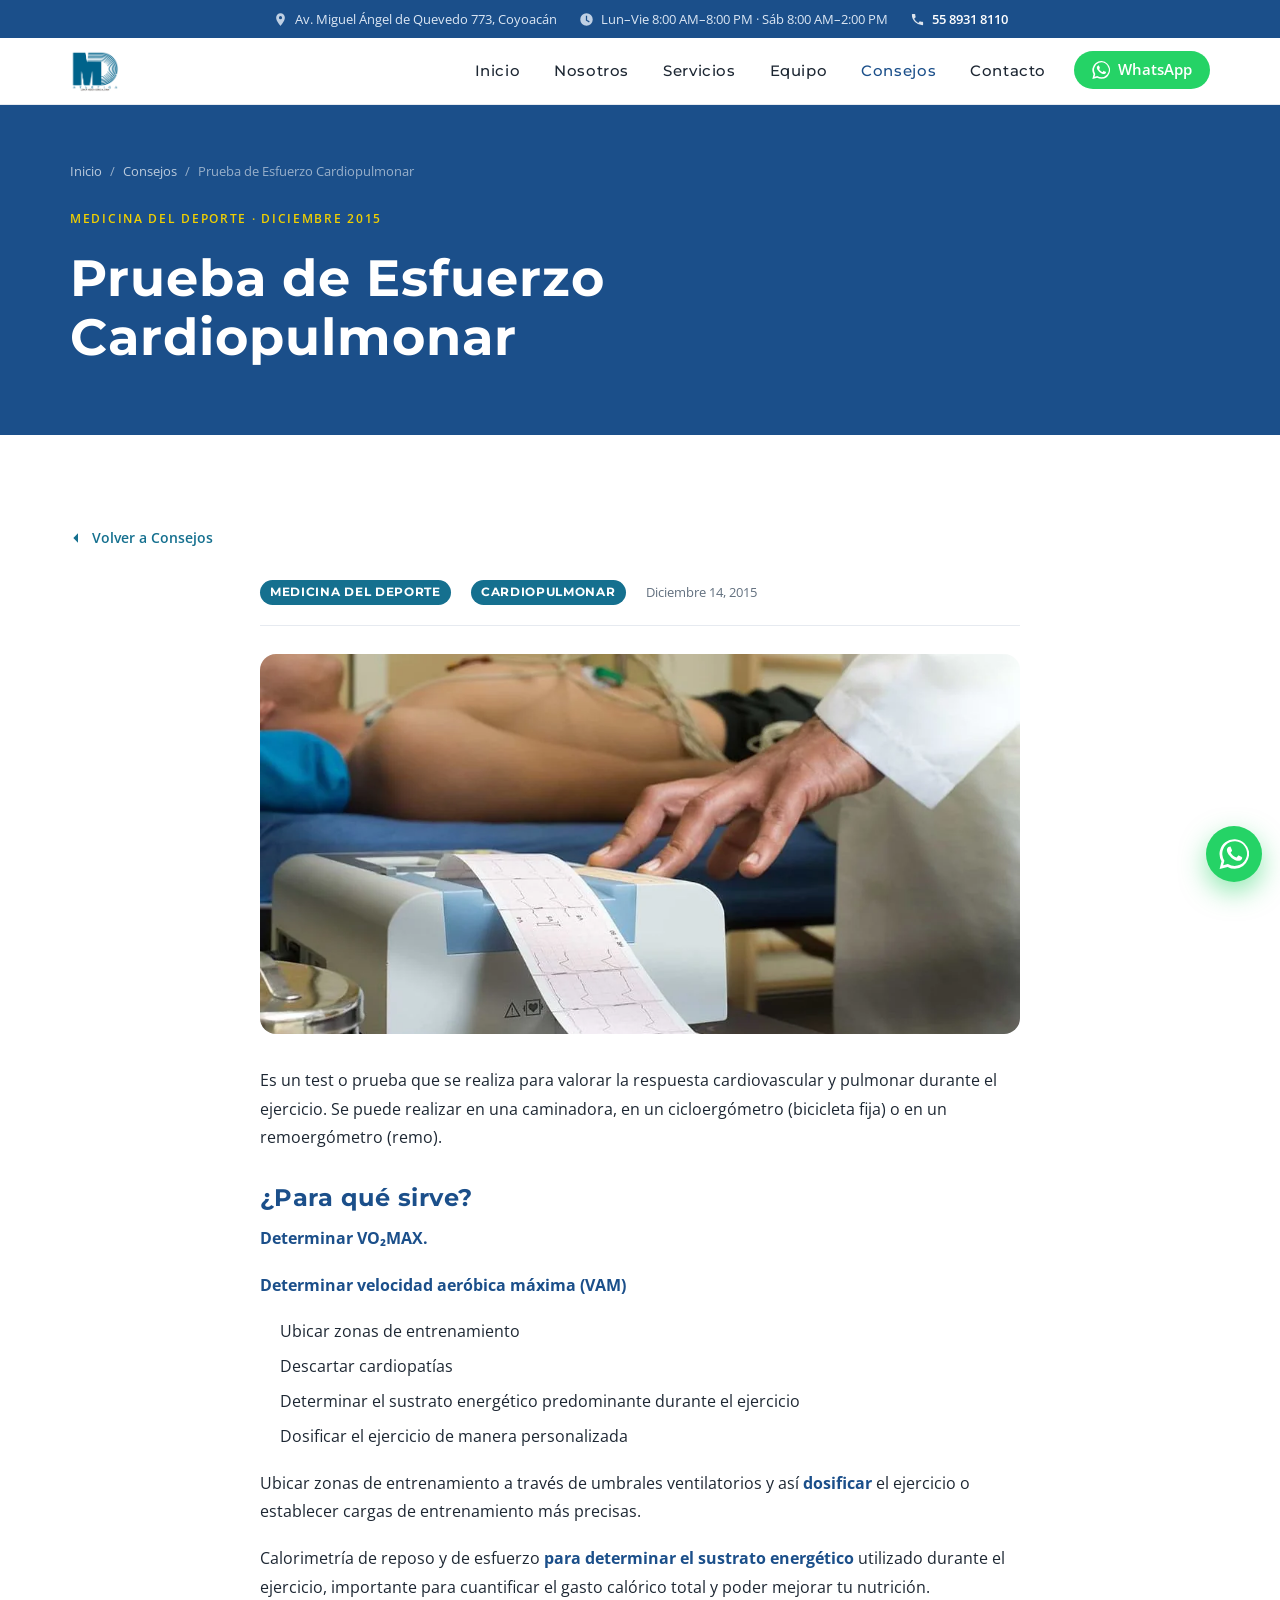
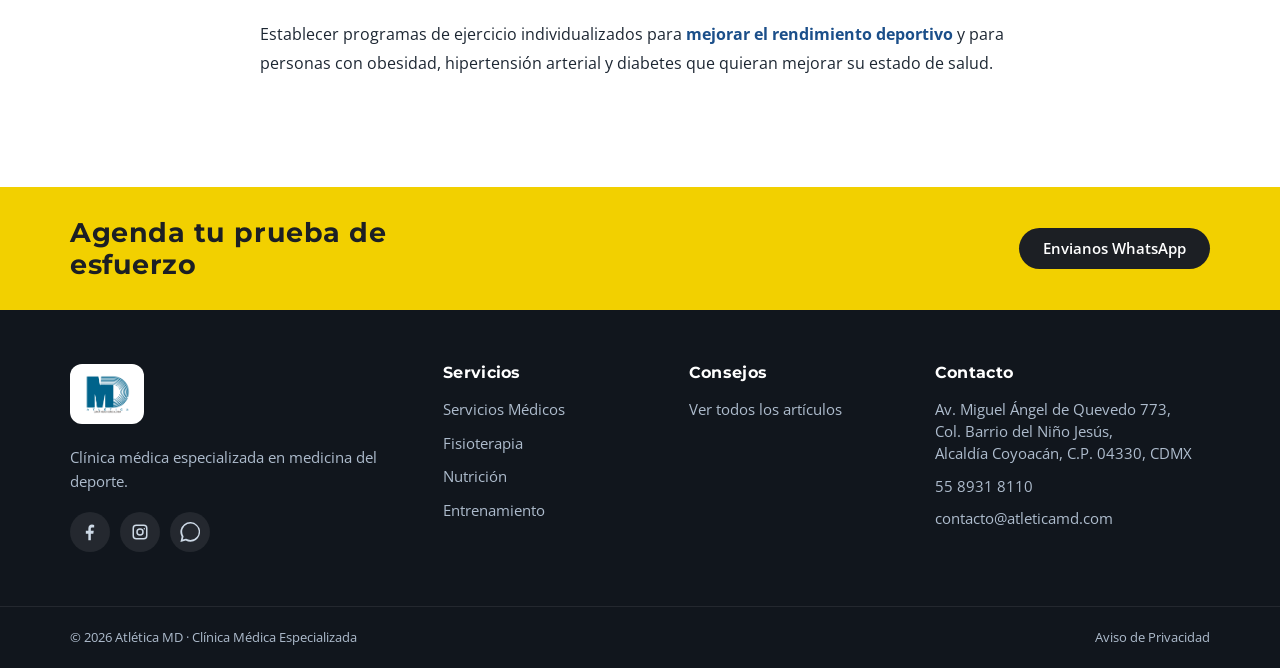
<file: consejos/prueba-esfuerzo-cardiopulmonar.html>
﻿<!DOCTYPE html>
<html lang="es">
<head>
  <meta charset="UTF-8" />
  <meta name="viewport" content="width=device-width, initial-scale=1.0" />
  <meta name="theme-color" content="#1B4F8A" />
  <title>Prueba de Esfuerzo Cardiopulmonar · Atlética MD</title>
  <meta name="description" content="¿Para qué sirve la prueba de esfuerzo cardiopulmonar? Determina VO2MAX, zonas de entrenamiento y descarta cardiopatías. Especialistas en Coyoacán, CDMX." />
  <link rel="icon" type="image/png" href="../assets/img/logo.png" />
  <link rel="preconnect" href="https://fonts.googleapis.com" />
  <link rel="preconnect" href="https://fonts.gstatic.com" crossorigin />
  <link href="https://fonts.googleapis.com/css2?family=Montserrat:wght@400;500;600;700;800&family=Open+Sans:wght@300;400;500;600;700&display=swap" rel="stylesheet" />
  <link rel="stylesheet" href="../css/styles.css" />
</head>
<body>

  <header class="header" id="top">
    <div class="topbar">
      <div class="container topbar__inner">
        <a class="topbar__item" href="https://maps.google.com/?cid=14110685008242165863" target="_blank" rel="noopener">
          <svg class="ico" viewBox="0 0 24 24" aria-hidden="true"><path d="M12 2a7 7 0 0 0-7 7c0 5.25 7 13 7 13s7-7.75 7-13a7 7 0 0 0-7-7Zm0 9.5A2.5 2.5 0 1 1 12 6.5a2.5 2.5 0 0 1 0 5Z"/></svg>
          <span>Av. Miguel Ángel de Quevedo 773, Coyoacán</span>
        </a>
        <span class="topbar__item topbar__item--hours">
          <svg class="ico" viewBox="0 0 24 24" aria-hidden="true"><path d="M12 2a10 10 0 1 0 0 20 10 10 0 0 0 0-20Zm1 10.6 4 2.3-1 1.7-5-2.9V6h2v6.6Z"/></svg>
          <span>Lun–Vie 8:00 AM–8:00 PM · Sáb 8:00 AM–2:00 PM</span>
        </span>
        <a class="topbar__item topbar__item--phone" href="tel:+525589318110">
          <svg class="ico" viewBox="0 0 24 24" aria-hidden="true"><path d="M6.6 10.8a15.9 15.9 0 0 0 6.6 6.6l2.2-2.2c.3-.3.7-.4 1-.2 1.2.4 2.4.6 3.6.6.6 0 1 .4 1 1V20c0 .6-.4 1-1 1A17 17 0 0 1 3 4c0-.6.4-1 1-1h3.4c.6 0 1 .4 1 1 0 1.3.2 2.5.6 3.6.1.4 0 .8-.3 1l-2.1 2.2Z"/></svg>
          <span>55 8931 8110</span>
        </a>
      </div>
    </div>
    <div class="nav">
      <div class="container nav__inner">
        <a class="brand" href="../index.html" aria-label="Atlética MD inicio">
          <img src="../assets/img/logo.png" alt="Atlética MD" />
        </a>
        <nav class="menu" id="menu" aria-label="Menú principal">
          <a href="../index.html" class="menu__link">Inicio</a>
          <a href="../nosotros.html" class="menu__link">Nosotros</a>
          <a href="../servicios.html" class="menu__link">Servicios</a>
          <a href="../nosotros.html#equipo" class="menu__link">Equipo</a>
          <a href="../consejos.html" class="menu__link is-active">Consejos</a>
          <a href="../contacto.html" class="menu__link">Contacto</a>
          <a href="https://wa.me/525528505387?text=Hola%2C%20quisiera%20m%C3%A1s%20informaci%C3%B3n%20de%20sus%20servicios" class="btn btn--wa menu__cta" target="_blank" rel="noopener">
            <svg class="ico" viewBox="0 0 24 24" aria-hidden="true"><path d="M20.5 3.5A11.8 11.8 0 0 0 2 17.8L.5 24l6.4-1.7a11.9 11.9 0 0 0 5.7 1.5A11.9 11.9 0 0 0 20.5 3.5ZM12.6 21.6a9.8 9.8 0 0 1-5-1.4l-.4-.2-3.8 1 1-3.7-.2-.4a9.9 9.9 0 1 1 8.4 4.7Zm5.4-7.4c-.3-.1-1.8-.9-2-1s-.5-.2-.7.2-.8 1-1 1.2-.4.2-.7 0a8 8 0 0 1-2.4-1.5 9 9 0 0 1-1.6-2c-.2-.3 0-.5.1-.7l.5-.5c.1-.2.2-.3.3-.5s0-.4 0-.5l-1-2.3c-.2-.6-.5-.5-.7-.5h-.6a1.1 1.1 0 0 0-.8.4 3.4 3.4 0 0 0-1 2.5 5.8 5.8 0 0 0 1.2 3.1 13.4 13.4 0 0 0 5.2 4.6c.7.3 1.3.5 1.7.6a4.2 4.2 0 0 0 1.9.1 3.1 3.1 0 0 0 2-1.4 2.5 2.5 0 0 0 .2-1.4c-.1-.2-.3-.2-.6-.3Z"/></svg>
            WhatsApp
          </a>
        </nav>
        <button class="hamburger" id="hamburger" aria-label="Abrir menú" aria-expanded="false" aria-controls="menu">
          <span></span><span></span><span></span>
        </button>
      </div>
    </div>
  </header>

  <section class="page-hero page-hero--sm">
    <div class="container">
      <nav class="breadcrumb" aria-label="Navegación de ubicación">
        <a href="../index.html">Inicio</a>
        <span>/</span>
        <a href="../consejos.html">Consejos</a>
        <span>/</span>
        <span>Prueba de Esfuerzo Cardiopulmonar</span>
      </nav>
      <div class="page-hero__inner">
        <span class="page-hero__eyebrow">Medicina del Deporte · Diciembre 2015</span>
        <h1 class="page-hero__title">Prueba de Esfuerzo Cardiopulmonar</h1>
      </div>
    </div>
  </section>

  <section class="section">
    <div class="container">
      <a class="article-back" href="../consejos.html">
        <svg viewBox="0 0 24 24" aria-hidden="true"><path d="M19 12H5M12 5l-7 7 7 7"/></svg>
        Volver a Consejos
      </a>

      <div class="article-wrap">
        <div class="article-meta">
          <span class="article-meta__tag">Medicina del Deporte</span>
          <span class="article-meta__tag">Cardiopulmonar</span>
          <span>Diciembre 14, 2015</span>
        </div>

        <div class="article-img">
          <img src="../assets/img/serv-checkup.webp" alt="Prueba de esfuerzo cardiopulmonar en Atlética MD" />
        </div>

        <div class="article-body">
          <p>Es un test o prueba que se realiza para valorar la respuesta cardiovascular y pulmonar durante el ejercicio. Se puede realizar en una caminadora, en un cicloergómetro (bicicleta fija) o en un remoergómetro (remo).</p>

          <h2>¿Para qué sirve?</h2>

          <p><strong>Determinar VO₂MAX.</strong></p>
          <p><strong>Determinar velocidad aeróbica máxima (VAM)</strong></p>
          <ul>
            <li>Ubicar zonas de entrenamiento</li>
            <li>Descartar cardiopatías</li>
            <li>Determinar el sustrato energético predominante durante el ejercicio</li>
            <li>Dosificar el ejercicio de manera personalizada</li>
          </ul>

          <p>Ubicar zonas de entrenamiento a través de umbrales ventilatorios y así <strong>dosificar</strong> el ejercicio o establecer cargas de entrenamiento más precisas.</p>

          <p>Calorimetría de reposo y de esfuerzo <strong>para determinar el sustrato energético</strong> utilizado durante el ejercicio, importante para cuantificar el gasto calórico total y poder mejorar tu nutrición.</p>

          <p>Establecer programas de ejercicio individualizados para <strong>mejorar el rendimiento deportivo</strong> y para personas con obesidad, hipertensión arterial y diabetes que quieran mejorar su estado de salud.</p>
        </div>
      </div>
    </div>
  </section>

  <section class="strip">
    <div class="container strip__inner">
      <h2 class="strip__title">Agenda tu prueba de esfuerzo</h2>
      <a href="https://wa.me/525528505387?text=Hola%2C%20quisiera%20agendar%20una%20prueba%20de%20esfuerzo%20cardiopulmonar" class="btn btn--dark" target="_blank" rel="noopener">Envianos WhatsApp</a>
    </div>
  </section>

  <footer class="footer">
    <div class="container footer__grid">
      <div class="footer__brand">
        <div class="footer__logo"><img src="../assets/img/logo.png" alt="Atlética MD" /></div>
        <p>Clínica médica especializada en medicina del deporte.</p>
        <div class="social">
          <a href="#" aria-label="Facebook" target="_blank" rel="noopener"><svg viewBox="0 0 24 24"><path d="M13 22v-8h3l.5-3.5H13V8.3c0-1 .3-1.7 1.8-1.7H17V3.5A24 24 0 0 0 14.4 3C11.9 3 10 4.5 10 7.7v2.8H7V14h3v8h3Z"/></svg></a>
          <a href="#" aria-label="Instagram" target="_blank" rel="noopener"><svg viewBox="0 0 24 24"><path d="M12 9.3A2.7 2.7 0 1 0 12 14.7 2.7 2.7 0 0 0 12 9.3Zm5.2-2.1a.9.9 0 1 0 0 1.8.9.9 0 0 0 0-1.8ZM12 7.5a4.5 4.5 0 1 1 0 9 4.5 4.5 0 0 1 0-9ZM7.5 3h9A4.5 4.5 0 0 1 21 7.5v9a4.5 4.5 0 0 1-4.5 4.5h-9A4.5 4.5 0 0 1 3 16.5v-9A4.5 4.5 0 0 1 7.5 3Zm0 1.8A2.7 2.7 0 0 0 4.8 7.5v9a2.7 2.7 0 0 0 2.7 2.7h9a2.7 2.7 0 0 0 2.7-2.7v-9a2.7 2.7 0 0 0-2.7-2.7h-9Z"/></svg></a>
          <a href="https://wa.me/525528505387" aria-label="WhatsApp" target="_blank" rel="noopener"><svg viewBox="0 0 24 24"><path d="M20.5 3.5A11.8 11.8 0 0 0 2 17.8L.5 24l6.4-1.7a11.9 11.9 0 0 0 5.7 1.5A11.9 11.9 0 0 0 20.5 3.5Zm-8 18.1a9.8 9.8 0 0 1-5-1.4l-.4-.2-3.8 1 1-3.7-.2-.4a9.9 9.9 0 1 1 8.4 4.7Z"/></svg></a>
        </div>
      </div>
      <div class="footer__col">
        <h4>Servicios</h4>
        <ul>
          <li><a href="../servicios.html#servicios-medicos">Servicios Médicos</a></li>
          <li><a href="../servicios.html#fisioterapia">Fisioterapia</a></li>
          <li><a href="../servicios.html#nutricion">Nutrición</a></li>
          <li><a href="../servicios.html#entrenamiento">Entrenamiento</a></li>
        </ul>
      </div>
      <div class="footer__col">
        <h4>Consejos</h4>
        <ul>
          <li><a href="../consejos.html">Ver todos los artículos</a></li>
        </ul>
      </div>
      <div class="footer__col">
        <h4>Contacto</h4>
        <ul class="footer__contact">
          <li>Av. Miguel Ángel de Quevedo 773,<br>Col. Barrio del Niño Jesús,<br>Alcaldía Coyoacán, C.P. 04330, CDMX</li>
          <li><a href="tel:+525589318110">55 8931 8110</a></li>
          <li><a href="mailto:contacto@atleticamd.com">contacto@atleticamd.com</a></li>
        </ul>
      </div>
    </div>
    <div class="footer__bar">
      <div class="container footer__bar-inner">
        <p>© <span id="year"></span> Atlética MD · Clínica Médica Especializada</p>
        <a href="#">Aviso de Privacidad</a>
      </div>
    </div>
  </footer>

  <a class="wa-float" href="https://wa.me/525528505387?text=Hola%2C%20quisiera%20m%C3%A1s%20informaci%C3%B3n%20de%20sus%20servicios" target="_blank" rel="noopener" aria-label="Escríbenos por WhatsApp">
    <svg viewBox="0 0 24 24"><path d="M20.5 3.5A11.8 11.8 0 0 0 2 17.8L.5 24l6.4-1.7a11.9 11.9 0 0 0 5.7 1.5A11.9 11.9 0 0 0 20.5 3.5Zm-8 18.1a9.8 9.8 0 0 1-5-1.4l-.4-.2-3.8 1 1-3.7-.2-.4a9.9 9.9 0 1 1 8.4 4.7Zm5.4-7.4c-.3-.1-1.8-.9-2-1s-.5-.2-.7.2-.8 1-1 1.2-.4.2-.7 0a8 8 0 0 1-2.4-1.5 9 9 0 0 1-1.6-2c-.2-.3 0-.5.1-.7l.5-.5c.1-.2.2-.3.3-.5s0-.4 0-.5l-1-2.3c-.2-.6-.5-.5-.7-.5h-.6a1.1 1.1 0 0 0-.8.4 3.4 3.4 0 0 0-1 2.5 5.8 5.8 0 0 0 1.2 3.1 13.4 13.4 0 0 0 5.2 4.6c.7.3 1.3.5 1.7.6a4.2 4.2 0 0 0 1.9.1 3.1 3.1 0 0 0 2-1.4 2.5 2.5 0 0 0 .2-1.4c-.1-.2-.3-.2-.6-.3Z"/></svg>
  </a>
  <script src="../js/main.js"></script>
</body>
</html>
</file>
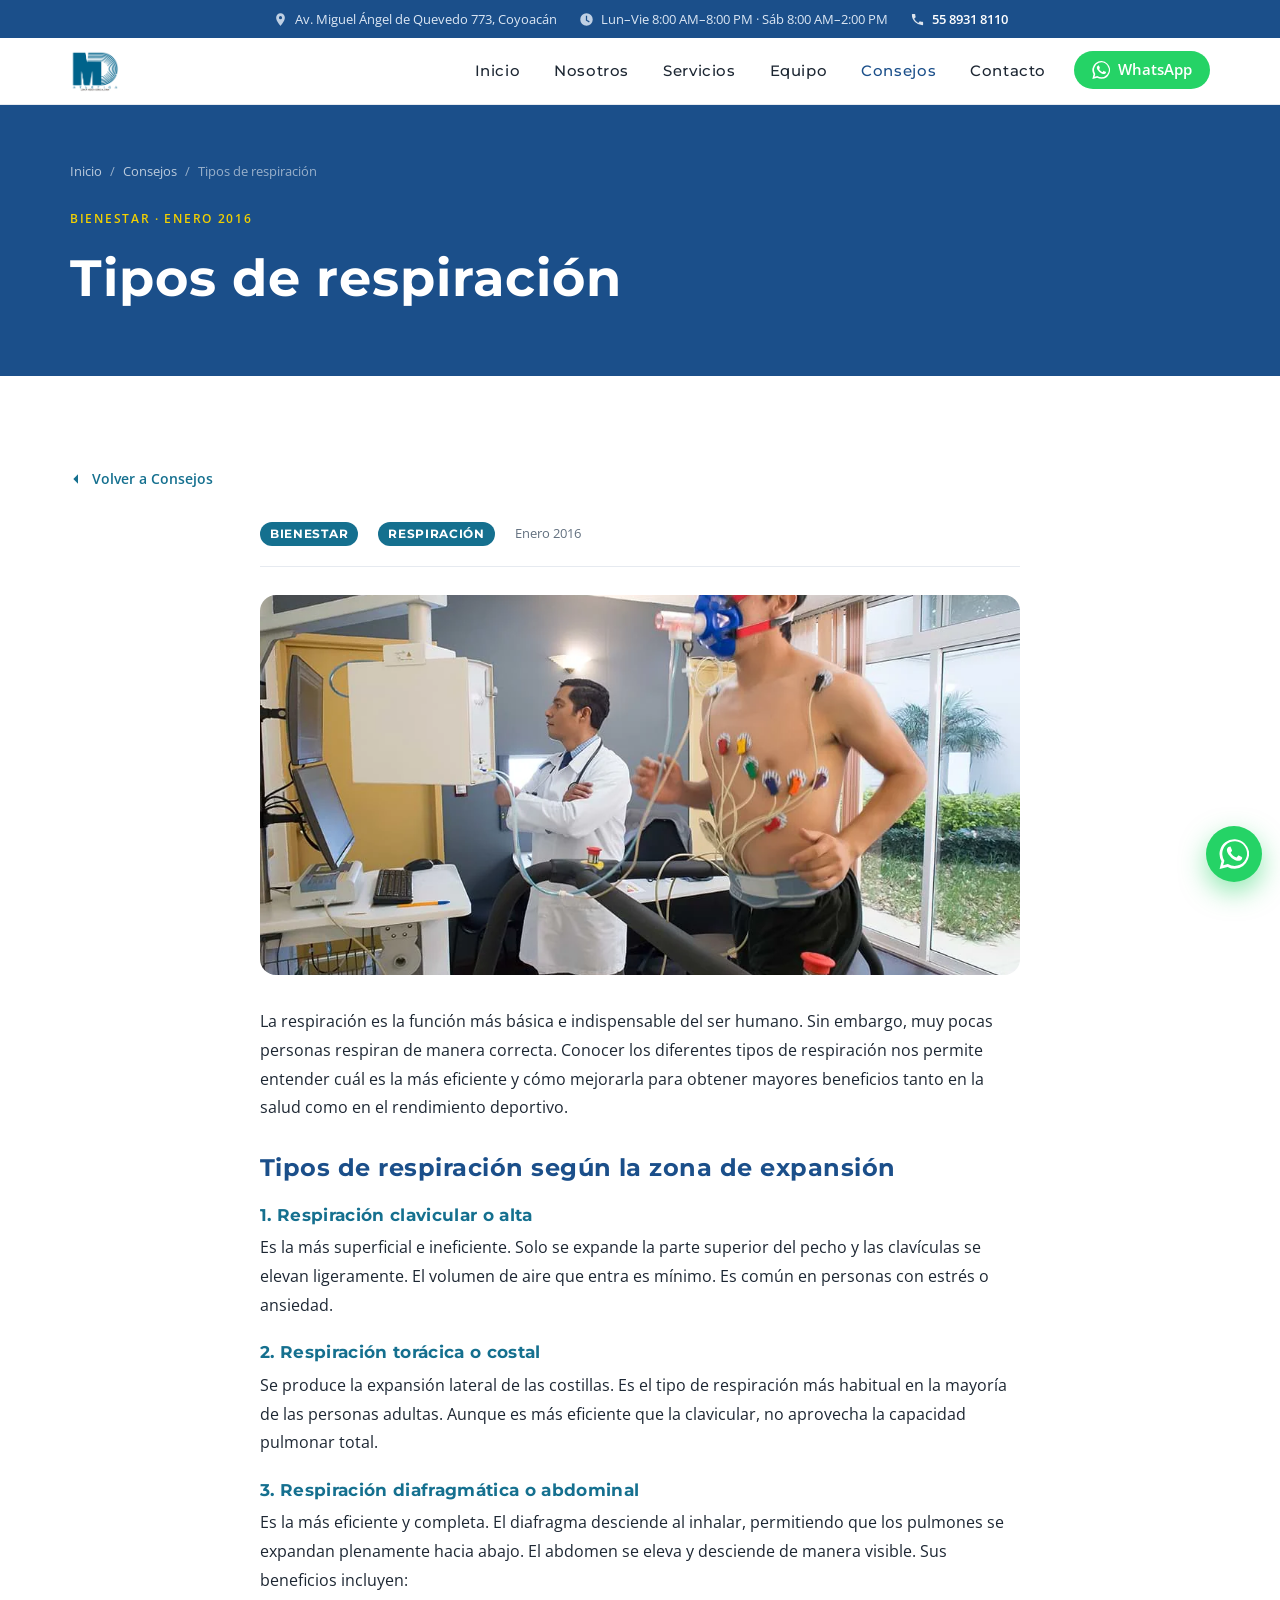
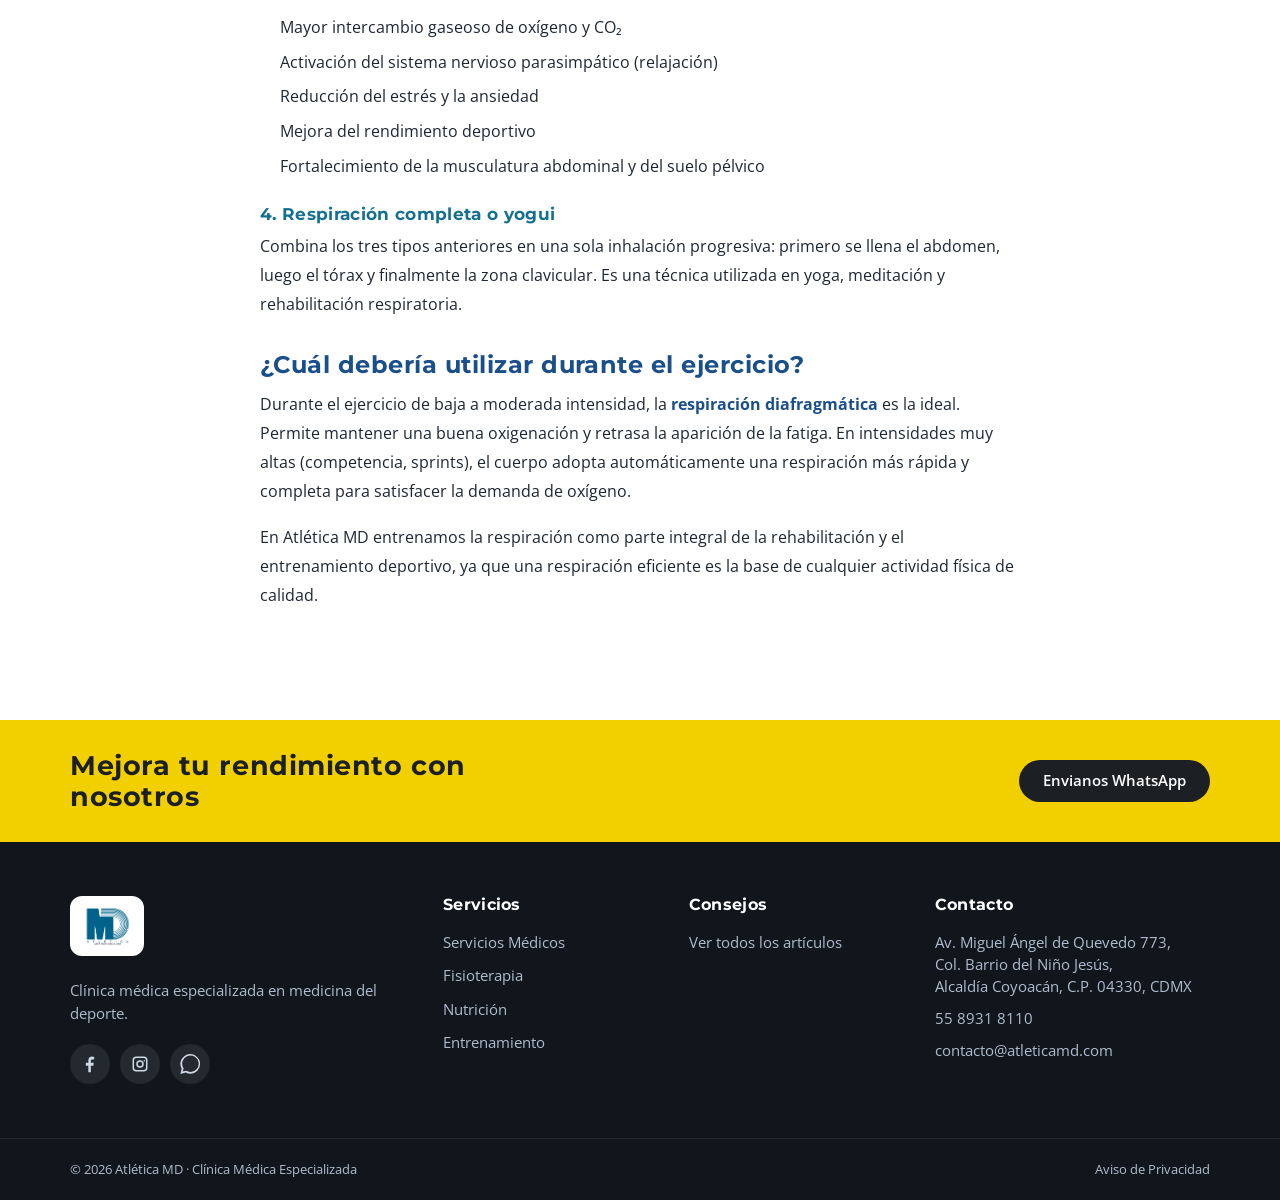
<file: consejos/tipos-de-respiracion.html>
﻿<!DOCTYPE html>
<html lang="es">
<head>
  <meta charset="UTF-8" />
  <meta name="viewport" content="width=device-width, initial-scale=1.0" />
  <meta name="theme-color" content="#1B4F8A" />
  <title>Tipos de respiración · Atlética MD</title>
  <meta name="description" content="Conoce los diferentes tipos de respiración y cómo cada uno impacta en tu rendimiento deportivo y bienestar general. Especialistas en Coyoacán, CDMX." />
  <link rel="icon" type="image/png" href="../assets/img/logo.png" />
  <link rel="preconnect" href="https://fonts.googleapis.com" />
  <link rel="preconnect" href="https://fonts.gstatic.com" crossorigin />
  <link href="https://fonts.googleapis.com/css2?family=Montserrat:wght@400;500;600;700;800&family=Open+Sans:wght@300;400;500;600;700&display=swap" rel="stylesheet" />
  <link rel="stylesheet" href="../css/styles.css" />
</head>
<body>

  <header class="header" id="top">
    <div class="topbar">
      <div class="container topbar__inner">
        <a class="topbar__item" href="https://maps.google.com/?cid=14110685008242165863" target="_blank" rel="noopener">
          <svg class="ico" viewBox="0 0 24 24" aria-hidden="true"><path d="M12 2a7 7 0 0 0-7 7c0 5.25 7 13 7 13s7-7.75 7-13a7 7 0 0 0-7-7Zm0 9.5A2.5 2.5 0 1 1 12 6.5a2.5 2.5 0 0 1 0 5Z"/></svg>
          <span>Av. Miguel Ángel de Quevedo 773, Coyoacán</span>
        </a>
        <span class="topbar__item topbar__item--hours">
          <svg class="ico" viewBox="0 0 24 24" aria-hidden="true"><path d="M12 2a10 10 0 1 0 0 20 10 10 0 0 0 0-20Zm1 10.6 4 2.3-1 1.7-5-2.9V6h2v6.6Z"/></svg>
          <span>Lun–Vie 8:00 AM–8:00 PM · Sáb 8:00 AM–2:00 PM</span>
        </span>
        <a class="topbar__item topbar__item--phone" href="tel:+525589318110">
          <svg class="ico" viewBox="0 0 24 24" aria-hidden="true"><path d="M6.6 10.8a15.9 15.9 0 0 0 6.6 6.6l2.2-2.2c.3-.3.7-.4 1-.2 1.2.4 2.4.6 3.6.6.6 0 1 .4 1 1V20c0 .6-.4 1-1 1A17 17 0 0 1 3 4c0-.6.4-1 1-1h3.4c.6 0 1 .4 1 1 0 1.3.2 2.5.6 3.6.1.4 0 .8-.3 1l-2.1 2.2Z"/></svg>
          <span>55 8931 8110</span>
        </a>
      </div>
    </div>
    <div class="nav">
      <div class="container nav__inner">
        <a class="brand" href="../index.html" aria-label="Atlética MD inicio">
          <img src="../assets/img/logo.png" alt="Atlética MD" />
        </a>
        <nav class="menu" id="menu" aria-label="Menú principal">
          <a href="../index.html" class="menu__link">Inicio</a>
          <a href="../nosotros.html" class="menu__link">Nosotros</a>
          <a href="../servicios.html" class="menu__link">Servicios</a>
          <a href="../nosotros.html#equipo" class="menu__link">Equipo</a>
          <a href="../consejos.html" class="menu__link is-active">Consejos</a>
          <a href="../contacto.html" class="menu__link">Contacto</a>
          <a href="https://wa.me/525528505387?text=Hola%2C%20quisiera%20m%C3%A1s%20informaci%C3%B3n%20de%20sus%20servicios" class="btn btn--wa menu__cta" target="_blank" rel="noopener">
            <svg class="ico" viewBox="0 0 24 24" aria-hidden="true"><path d="M20.5 3.5A11.8 11.8 0 0 0 2 17.8L.5 24l6.4-1.7a11.9 11.9 0 0 0 5.7 1.5A11.9 11.9 0 0 0 20.5 3.5ZM12.6 21.6a9.8 9.8 0 0 1-5-1.4l-.4-.2-3.8 1 1-3.7-.2-.4a9.9 9.9 0 1 1 8.4 4.7Zm5.4-7.4c-.3-.1-1.8-.9-2-1s-.5-.2-.7.2-.8 1-1 1.2-.4.2-.7 0a8 8 0 0 1-2.4-1.5 9 9 0 0 1-1.6-2c-.2-.3 0-.5.1-.7l.5-.5c.1-.2.2-.3.3-.5s0-.4 0-.5l-1-2.3c-.2-.6-.5-.5-.7-.5h-.6a1.1 1.1 0 0 0-.8.4 3.4 3.4 0 0 0-1 2.5 5.8 5.8 0 0 0 1.2 3.1 13.4 13.4 0 0 0 5.2 4.6c.7.3 1.3.5 1.7.6a4.2 4.2 0 0 0 1.9.1 3.1 3.1 0 0 0 2-1.4 2.5 2.5 0 0 0 .2-1.4c-.1-.2-.3-.2-.6-.3Z"/></svg>
            WhatsApp
          </a>
        </nav>
        <button class="hamburger" id="hamburger" aria-label="Abrir menú" aria-expanded="false" aria-controls="menu">
          <span></span><span></span><span></span>
        </button>
      </div>
    </div>
  </header>

  <section class="page-hero page-hero--sm">
    <div class="container">
      <nav class="breadcrumb" aria-label="Navegación de ubicación">
        <a href="../index.html">Inicio</a>
        <span>/</span>
        <a href="../consejos.html">Consejos</a>
        <span>/</span>
        <span>Tipos de respiración</span>
      </nav>
      <div class="page-hero__inner">
        <span class="page-hero__eyebrow">Bienestar · Enero 2016</span>
        <h1 class="page-hero__title">Tipos de respiración</h1>
      </div>
    </div>
  </section>

  <section class="section">
    <div class="container">
      <a class="article-back" href="../consejos.html">
        <svg viewBox="0 0 24 24" aria-hidden="true"><path d="M19 12H5M12 5l-7 7 7 7"/></svg>
        Volver a Consejos
      </a>

      <div class="article-wrap">
        <div class="article-meta">
          <span class="article-meta__tag">Bienestar</span>
          <span class="article-meta__tag">Respiración</span>
          <span>Enero 2016</span>
        </div>

        <div class="article-img">
          <img src="../assets/img/hero-2.webp" alt="Tipos de respiración" />
        </div>

        <div class="article-body">
          <p>La respiración es la función más básica e indispensable del ser humano. Sin embargo, muy pocas personas respiran de manera correcta. Conocer los diferentes tipos de respiración nos permite entender cuál es la más eficiente y cómo mejorarla para obtener mayores beneficios tanto en la salud como en el rendimiento deportivo.</p>

          <h2>Tipos de respiración según la zona de expansión</h2>

          <h3>1. Respiración clavicular o alta</h3>
          <p>Es la más superficial e ineficiente. Solo se expande la parte superior del pecho y las clavículas se elevan ligeramente. El volumen de aire que entra es mínimo. Es común en personas con estrés o ansiedad.</p>

          <h3>2. Respiración torácica o costal</h3>
          <p>Se produce la expansión lateral de las costillas. Es el tipo de respiración más habitual en la mayoría de las personas adultas. Aunque es más eficiente que la clavicular, no aprovecha la capacidad pulmonar total.</p>

          <h3>3. Respiración diafragmática o abdominal</h3>
          <p>Es la más eficiente y completa. El diafragma desciende al inhalar, permitiendo que los pulmones se expandan plenamente hacia abajo. El abdomen se eleva y desciende de manera visible. Sus beneficios incluyen:</p>
          <ul>
            <li>Mayor intercambio gaseoso de oxígeno y CO₂</li>
            <li>Activación del sistema nervioso parasimpático (relajación)</li>
            <li>Reducción del estrés y la ansiedad</li>
            <li>Mejora del rendimiento deportivo</li>
            <li>Fortalecimiento de la musculatura abdominal y del suelo pélvico</li>
          </ul>

          <h3>4. Respiración completa o yogui</h3>
          <p>Combina los tres tipos anteriores en una sola inhalación progresiva: primero se llena el abdomen, luego el tórax y finalmente la zona clavicular. Es una técnica utilizada en yoga, meditación y rehabilitación respiratoria.</p>

          <h2>¿Cuál debería utilizar durante el ejercicio?</h2>
          <p>Durante el ejercicio de baja a moderada intensidad, la <strong>respiración diafragmática</strong> es la ideal. Permite mantener una buena oxigenación y retrasa la aparición de la fatiga. En intensidades muy altas (competencia, sprints), el cuerpo adopta automáticamente una respiración más rápida y completa para satisfacer la demanda de oxígeno.</p>

          <p>En Atlética MD entrenamos la respiración como parte integral de la rehabilitación y el entrenamiento deportivo, ya que una respiración eficiente es la base de cualquier actividad física de calidad.</p>
        </div>
      </div>
    </div>
  </section>

  <section class="strip">
    <div class="container strip__inner">
      <h2 class="strip__title">Mejora tu rendimiento con nosotros</h2>
      <a href="https://wa.me/525528505387?text=Hola%2C%20quisiera%20informaci%C3%B3n%20sobre%20entrenamiento%20y%20bienestar" class="btn btn--dark" target="_blank" rel="noopener">Envianos WhatsApp</a>
    </div>
  </section>

  <footer class="footer">
    <div class="container footer__grid">
      <div class="footer__brand">
        <div class="footer__logo"><img src="../assets/img/logo.png" alt="Atlética MD" /></div>
        <p>Clínica médica especializada en medicina del deporte.</p>
        <div class="social">
          <a href="#" aria-label="Facebook" target="_blank" rel="noopener"><svg viewBox="0 0 24 24"><path d="M13 22v-8h3l.5-3.5H13V8.3c0-1 .3-1.7 1.8-1.7H17V3.5A24 24 0 0 0 14.4 3C11.9 3 10 4.5 10 7.7v2.8H7V14h3v8h3Z"/></svg></a>
          <a href="#" aria-label="Instagram" target="_blank" rel="noopener"><svg viewBox="0 0 24 24"><path d="M12 9.3A2.7 2.7 0 1 0 12 14.7 2.7 2.7 0 0 0 12 9.3Zm5.2-2.1a.9.9 0 1 0 0 1.8.9.9 0 0 0 0-1.8ZM12 7.5a4.5 4.5 0 1 1 0 9 4.5 4.5 0 0 1 0-9ZM7.5 3h9A4.5 4.5 0 0 1 21 7.5v9a4.5 4.5 0 0 1-4.5 4.5h-9A4.5 4.5 0 0 1 3 16.5v-9A4.5 4.5 0 0 1 7.5 3Zm0 1.8A2.7 2.7 0 0 0 4.8 7.5v9a2.7 2.7 0 0 0 2.7 2.7h9a2.7 2.7 0 0 0 2.7-2.7v-9a2.7 2.7 0 0 0-2.7-2.7h-9Z"/></svg></a>
          <a href="https://wa.me/525528505387" aria-label="WhatsApp" target="_blank" rel="noopener"><svg viewBox="0 0 24 24"><path d="M20.5 3.5A11.8 11.8 0 0 0 2 17.8L.5 24l6.4-1.7a11.9 11.9 0 0 0 5.7 1.5A11.9 11.9 0 0 0 20.5 3.5Zm-8 18.1a9.8 9.8 0 0 1-5-1.4l-.4-.2-3.8 1 1-3.7-.2-.4a9.9 9.9 0 1 1 8.4 4.7Z"/></svg></a>
        </div>
      </div>
      <div class="footer__col">
        <h4>Servicios</h4>
        <ul>
          <li><a href="../servicios.html#servicios-medicos">Servicios Médicos</a></li>
          <li><a href="../servicios.html#fisioterapia">Fisioterapia</a></li>
          <li><a href="../servicios.html#nutricion">Nutrición</a></li>
          <li><a href="../servicios.html#entrenamiento">Entrenamiento</a></li>
        </ul>
      </div>
      <div class="footer__col">
        <h4>Consejos</h4>
        <ul>
          <li><a href="../consejos.html">Ver todos los artículos</a></li>
        </ul>
      </div>
      <div class="footer__col">
        <h4>Contacto</h4>
        <ul class="footer__contact">
          <li>Av. Miguel Ángel de Quevedo 773,<br>Col. Barrio del Niño Jesús,<br>Alcaldía Coyoacán, C.P. 04330, CDMX</li>
          <li><a href="tel:+525589318110">55 8931 8110</a></li>
          <li><a href="mailto:contacto@atleticamd.com">contacto@atleticamd.com</a></li>
        </ul>
      </div>
    </div>
    <div class="footer__bar">
      <div class="container footer__bar-inner">
        <p>© <span id="year"></span> Atlética MD · Clínica Médica Especializada</p>
        <a href="#">Aviso de Privacidad</a>
      </div>
    </div>
  </footer>

  <a class="wa-float" href="https://wa.me/525528505387?text=Hola%2C%20quisiera%20m%C3%A1s%20informaci%C3%B3n%20de%20sus%20servicios" target="_blank" rel="noopener" aria-label="Escríbenos por WhatsApp">
    <svg viewBox="0 0 24 24"><path d="M20.5 3.5A11.8 11.8 0 0 0 2 17.8L.5 24l6.4-1.7a11.9 11.9 0 0 0 5.7 1.5A11.9 11.9 0 0 0 20.5 3.5Zm-8 18.1a9.8 9.8 0 0 1-5-1.4l-.4-.2-3.8 1 1-3.7-.2-.4a9.9 9.9 0 1 1 8.4 4.7Zm5.4-7.4c-.3-.1-1.8-.9-2-1s-.5-.2-.7.2-.8 1-1 1.2-.4.2-.7 0a8 8 0 0 1-2.4-1.5 9 9 0 0 1-1.6-2c-.2-.3 0-.5.1-.7l.5-.5c.1-.2.2-.3.3-.5s0-.4 0-.5l-1-2.3c-.2-.6-.5-.5-.7-.5h-.6a1.1 1.1 0 0 0-.8.4 3.4 3.4 0 0 0-1 2.5 5.8 5.8 0 0 0 1.2 3.1 13.4 13.4 0 0 0 5.2 4.6c.7.3 1.3.5 1.7.6a4.2 4.2 0 0 0 1.9.1 3.1 3.1 0 0 0 2-1.4 2.5 2.5 0 0 0 .2-1.4c-.1-.2-.3-.2-.6-.3Z"/></svg>
  </a>
  <script src="../js/main.js"></script>
</body>
</html>
</file>
<file: css/styles.css>
/* ============================================================
   Atlética MD · Estilos (mobile-first, minimalista)
   ============================================================ */

:root {
  /* Paleta de marca */
  --navy:       #1B4F8A;
  --navy-dark:  #143a66;
  --teal:       #15708F;
  --yellow:     #F2D000;
  --yellow-ink: #1c1f24;

  /* Neutros */
  --ink:    #1d2733;
  --muted:  #62707f;
  --line:   #e6eaf0;
  --bg:     #ffffff;
  --bg-soft:#f4f7fb;
  --dark:   #11161d;

  /* Sistema */
  --container: 1180px;
  --radius: 16px;
  --radius-sm: 10px;
  --shadow: 0 10px 30px rgba(20, 40, 70, .08);
  --shadow-lg: 0 20px 50px rgba(20, 40, 70, .14);
  --t: .35s cubic-bezier(.4, 0, .2, 1);

  --font:         'Open Sans', system-ui, -apple-system, 'Segoe UI', sans-serif;
  --font-heading: 'Montserrat', system-ui, -apple-system, sans-serif;
}

/* ---------- Reset ---------- */
*, *::before, *::after { box-sizing: border-box; }
* { margin: 0; }
html { scroll-behavior: smooth; -webkit-text-size-adjust: 100%; }
body {
  font-family: var(--font);
  color: var(--ink);
  background: var(--bg);
  line-height: 1.6;
  font-size: 16px;
  -webkit-font-smoothing: antialiased;
  overflow-x: hidden;
}
img { max-width: 100%; display: block; }
a { color: inherit; text-decoration: none; }
ul { list-style: none; padding: 0; }
button { font-family: inherit; cursor: pointer; border: 0; background: none; }
h1, h2, h3, h4 { line-height: 1.15; font-weight: 700; letter-spacing: .02em; font-family: var(--font-heading); }

.container {
  width: 100%;
  max-width: var(--container);
  margin-inline: auto;
  padding-inline: 20px;
}

.ico { width: 18px; height: 18px; fill: currentColor; flex: none; }

/* ---------- Botones ---------- */
.btn {
  --b: var(--navy);
  display: inline-flex;
  align-items: center;
  justify-content: center;
  gap: 8px;
  padding: 13px 24px;
  border-radius: 999px;
  font-weight: 600;
  font-size: .95rem;
  line-height: 1;
  transition: transform var(--t), box-shadow var(--t), background var(--t), color var(--t);
  white-space: nowrap;
}
.btn:active { transform: translateY(1px); }
.btn--solid  { background: var(--navy); color: #fff; }
.btn--solid:hover { background: var(--navy-dark); box-shadow: var(--shadow); }
.btn--ghost  { background: rgba(255,255,255,.12); color: #fff; backdrop-filter: blur(4px); border: 1.5px solid rgba(255,255,255,.7); }
.btn--ghost:hover { background: #fff; color: var(--navy); }
.btn--dark   { background: var(--yellow-ink); color: #fff; }
.btn--dark:hover { background: #000; box-shadow: var(--shadow); }
.btn--wa     { background: #25D366; color: #fff; padding: 10px 18px; }
.btn--wa:hover { background: #1eb858; }
.btn--block  { width: 100%; }

/* ============================================================
   HEADER
   ============================================================ */
.header { position: sticky; top: 0; z-index: 60; }

.topbar {
  background: var(--navy);
  color: #dce7f4;
  font-size: .8rem;
}
.topbar__inner {
  display: flex;
  align-items: center;
  justify-content: center;
  gap: 22px;
  min-height: 38px;
  flex-wrap: wrap;
}
.topbar__item { display: inline-flex; align-items: center; gap: 7px; color: #dce7f4; }
.topbar__item .ico { width: 15px; height: 15px; opacity: .85; }
.topbar__item--hours, .topbar__item span { white-space: nowrap; }
.topbar__item--phone { font-weight: 600; color: #fff; }
/* En móvil solo dejamos el teléfono visible para no saturar */
.topbar__item:not(.topbar__item--phone) { display: none; }

.nav {
  background: #fff;
  border-bottom: 1px solid var(--line);
  transition: box-shadow var(--t);
}
.header.scrolled .nav { box-shadow: 0 6px 20px rgba(20,40,70,.08); }
.nav__inner {
  display: flex;
  align-items: center;
  justify-content: space-between;
  gap: 16px;
  min-height: 66px;
}
.brand img { height: 42px; width: auto; }

.menu {
  position: fixed;
  top: 0; right: 0; bottom: 0;
  width: min(82vw, 340px);
  background: #fff;
  flex-direction: column;
  align-items: stretch;
  gap: 4px;
  padding: 90px 26px 30px;
  box-shadow: var(--shadow-lg);
  opacity: 0;
  visibility: hidden;
  pointer-events: none;
  transform: translateY(-10px);
  transition: opacity var(--t), transform var(--t), visibility var(--t);
  display: flex;
}
.menu.open { opacity: 1; visibility: visible; pointer-events: auto; transform: none; }
.menu__link {
  padding: 14px 6px;
  font-family: var(--font-heading);
  font-weight: 500;
  letter-spacing: .04em;
  color: var(--ink);
  border-bottom: 1px solid var(--line);
  transition: color var(--t);
}
.menu__link:hover, .menu__link.is-active { color: var(--navy); }
.menu__cta { margin-top: 16px; align-self: flex-start; }

.hamburger {
  width: 44px; height: 44px;
  display: inline-flex; flex-direction: column;
  justify-content: center; align-items: center; gap: 5px;
  z-index: 70;
}
.hamburger span {
  width: 24px; height: 2.5px; border-radius: 3px; background: var(--ink);
  transition: transform var(--t), opacity var(--t);
}
.hamburger.open span:nth-child(1) { transform: translateY(7.5px) rotate(45deg); }
.hamburger.open span:nth-child(2) { opacity: 0; }
.hamburger.open span:nth-child(3) { transform: translateY(-7.5px) rotate(-45deg); }

.nav-backdrop {
  position: fixed; inset: 0; background: rgba(10,20,35,.45);
  opacity: 0; visibility: hidden; transition: opacity var(--t); z-index: 55;
}
.nav-backdrop.show { opacity: 1; visibility: visible; }

/* ============================================================
   HERO SLIDER
   ============================================================ */
.hero {
  position: relative;
  overflow: hidden;
  background: var(--dark);
}
.hero__track { display: flex; height: 100%; }
.slide {
  position: relative;
  min-width: 100%;
  min-height: 78vh;
  align-items: center;
  overflow: hidden;
  display: none;
}
.slide.is-active { display: grid; animation: fade .8s ease; }
.slide__bg {
  position: absolute;
  inset: 0;
  width: 100%;
  height: 100%;
  object-fit: cover;
  object-position: center;
  z-index: 0;
}
.slide::after {
  content: '';
  position: absolute;
  inset: 0;
  background: linear-gradient(95deg, rgba(10,18,30,.78) 0%, rgba(10,18,30,.46) 55%, rgba(10,18,30,.12) 100%);
  z-index: 1;
}
.slide__inner { position: relative; z-index: 2; }
@keyframes fade { from { opacity: 0; } to { opacity: 1; } }

.slide__inner { padding-block: 60px; max-width: 640px; }
.slide__eyebrow {
  color: var(--yellow);
  font-weight: 600;
  letter-spacing: .12em;
  text-transform: uppercase;
  font-size: .78rem;
  margin-bottom: 14px;
}
.slide__title {
  color: #fff;
  font-size: clamp(2.1rem, 7vw, 3.6rem);
  font-weight: 800;
  letter-spacing: -.02em;
}
.slide__text {
  color: #e3e9f1;
  font-size: clamp(1rem, 2.6vw, 1.2rem);
  margin: 16px 0 28px;
  max-width: 30ch;
}
.slide__actions { display: flex; flex-wrap: wrap; gap: 12px; }

.hero__arrow {
  position: absolute; top: 50%; transform: translateY(-50%);
  z-index: 10;
  width: 44px; height: 44px; border-radius: 50%;
  background: rgba(255,255,255,.16);
  color: #fff; font-size: 1.6rem; line-height: 1;
  display: none; align-items: center; justify-content: center;
  backdrop-filter: blur(4px);
  transition: background var(--t);
}
.hero__arrow:hover { background: rgba(255,255,255,.32); }
.hero__arrow--prev { left: 16px; }
.hero__arrow--next { right: 16px; }

.hero__dots {
  position: absolute; bottom: 20px; left: 0; right: 0;
  display: flex; justify-content: center; gap: 9px;
  z-index: 10;
}
.hero__dots button {
  width: 10px; height: 10px; border-radius: 50%;
  background: rgba(255,255,255,.45); transition: all var(--t);
}
.hero__dots button.active { background: var(--yellow); width: 26px; border-radius: 6px; }

/* ============================================================
   YELLOW STRIP
   ============================================================ */
.strip { background: var(--yellow); }
.strip__inner {
  display: flex; flex-direction: column; gap: 18px;
  align-items: flex-start;
  padding-block: 30px;
}
.strip__title {
  color: var(--yellow-ink);
  font-size: clamp(1.25rem, 4.4vw, 1.7rem);
  font-weight: 700;
  max-width: 22ch;
}

/* ============================================================
   SECCIONES GENÉRICAS
   ============================================================ */
.section { padding-block: clamp(54px, 9vw, 92px); }
.section--alt { background: var(--bg-soft); }
.section--dark { background: var(--dark); color: #e7edf5; }
.section--cta { background: var(--navy); color: #fff; }

.section__head { max-width: 640px; margin-bottom: 38px; }
.section__head--light { color: #fff; }
.eyebrow {
  color: var(--teal); font-weight: 600;
  letter-spacing: .12em; text-transform: uppercase;
  font-size: .78rem; margin-bottom: 10px;
}
.eyebrow--light { color: var(--yellow); }
.section__title { font-size: clamp(1.7rem, 5vw, 2.5rem); font-weight: 800; }
.section__lead { color: var(--muted); margin-top: 12px; font-size: 1.05rem; }
.section--dark .section__lead, .section--cta .section__lead { color: #b9c6d6; }

/* ---------- Grids ---------- */
.grid { display: grid; gap: 22px; }
.grid--services { grid-template-columns: 1fr; }
.grid--team     { grid-template-columns: 1fr 1fr; }
.grid--reviews  { grid-template-columns: 1fr; }
.grid--tips     { grid-template-columns: 1fr; }

/* ============================================================
   CARDS DE SERVICIO
   ============================================================ */
.card {
  background: #fff;
  border: 1px solid var(--line);
  border-radius: var(--radius);
  overflow: hidden;
  transition: transform var(--t), box-shadow var(--t);
}
.card:hover { transform: translateY(-5px); box-shadow: var(--shadow-lg); }
.card__media { aspect-ratio: 4 / 3; overflow: hidden; background: var(--bg-soft); }
.card__media img { width: 100%; height: 100%; object-fit: cover; transition: transform .6s ease; }
.card:hover .card__media img { transform: scale(1.06); }
.card__body { padding: 22px 22px 24px; }
.card__title { font-size: 1.18rem; margin-bottom: 8px; }
.card__text { color: var(--muted); font-size: .96rem; }
.card__link {
  display: inline-flex; align-items: center; gap: 4px;
  margin-top: 14px; color: var(--navy); font-weight: 600; font-size: .92rem;
}
.card__link span { transition: transform var(--t); }
.card__link:hover span { transform: translateX(4px); }

/* ============================================================
   NOSOTROS
   ============================================================ */
.about { display: grid; gap: 34px; }
.about__media { position: relative; border-radius: var(--radius); overflow: hidden; box-shadow: var(--shadow); }
.about__media img { width: 100%; aspect-ratio: 4 / 3; object-fit: cover; }
.about__badge {
  position: absolute; left: 16px; bottom: 16px;
  background: var(--yellow); color: var(--yellow-ink);
  padding: 12px 16px; border-radius: 12px;
  display: flex; align-items: center; gap: 10px; max-width: 230px;
  box-shadow: var(--shadow);
}
.about__badge strong { font-size: 1.7rem; font-weight: 800; line-height: 1; }
.about__badge span { font-size: .8rem; font-weight: 500; line-height: 1.2; }
.about__content p { color: var(--muted); margin-top: 14px; }
.about__content .section__title { margin-top: 6px; }

.checklist { margin: 20px 0 26px; display: grid; gap: 10px; }
.checklist li { position: relative; padding-left: 30px; color: var(--ink); font-weight: 500; }
.checklist li::before {
  content: ""; position: absolute; left: 0; top: 2px;
  width: 20px; height: 20px; border-radius: 50%;
  background: var(--teal) url("data:image/svg+xml,%3Csvg xmlns='http://www.w3.org/2000/svg' viewBox='0 0 24 24' fill='white'%3E%3Cpath d='M9 16.2 4.8 12l-1.4 1.4L9 19 21 7l-1.4-1.4z'/%3E%3C/svg%3E") center/14px no-repeat;
}

/* ============================================================
   EQUIPO
   ============================================================ */
.member {
  background: #fff; border: 1px solid var(--line);
  border-radius: var(--radius); padding: 26px 20px; text-align: center;
  transition: transform var(--t), box-shadow var(--t);
}
.member:hover { transform: translateY(-5px); box-shadow: var(--shadow-lg); }
.member__photo {
  width: 92px; height: 92px; margin: 0 auto 16px;
  border-radius: 50%;
  background: linear-gradient(135deg, var(--navy), var(--teal));
  display: grid; place-items: center;
  position: relative;
}
.member__photo::after {
  content: attr(data-initials);
  color: #fff; font-weight: 700; font-size: 1.5rem; letter-spacing: .04em;
}
.member__name { font-size: 1.05rem; }
.member__role { color: var(--teal); font-weight: 600; font-size: .85rem; margin: 4px 0 10px; }
.member__bio { color: var(--muted); font-size: .9rem; }

/* ============================================================
   VIDEO
   ============================================================ */
.video { max-width: 880px; margin-inline: auto; }
.video__frame {
  position: relative; border-radius: var(--radius); overflow: hidden;
  aspect-ratio: 16 / 9; cursor: pointer; box-shadow: var(--shadow-lg);
  background: #000;
}
.video__frame img { width: 100%; height: 100%; object-fit: cover; opacity: .85; transition: opacity var(--t), transform .6s ease; }
.video__frame:hover img { opacity: .7; transform: scale(1.04); }
.video__play {
  position: absolute; inset: 0; margin: auto;
  width: 76px; height: 76px; border-radius: 50%;
  background: var(--yellow); color: var(--yellow-ink);
  display: grid; place-items: center;
  box-shadow: 0 10px 30px rgba(0,0,0,.35);
  transition: transform var(--t);
}
.video__frame:hover .video__play { transform: scale(1.08); }
.video__play svg { width: 34px; height: 34px; fill: currentColor; margin-left: 3px; }
.video__hint { text-align: center; color: #8da0b6; font-size: .82rem; margin-top: 14px; }
.video__frame iframe, .video__frame video { width: 100%; height: 100%; border: 0; }

/* ============================================================
   RESEÑAS GOOGLE
   ============================================================ */
.rating { display: flex; align-items: center; gap: 12px; margin-top: 16px; flex-wrap: wrap; }
.rating__score { font-size: 2rem; font-weight: 800; color: var(--ink); line-height: 1; }
.stars { color: var(--yellow); letter-spacing: 2px; font-size: 1.2rem; }
.stars--sm { font-size: .85rem; letter-spacing: 1px; }
.rating__link { color: var(--navy); font-weight: 600; font-size: .9rem; text-decoration: underline; }

.review {
  background: #fff; border: 1px solid var(--line);
  border-radius: var(--radius); padding: 22px; box-shadow: var(--shadow);
}
.review__top { display: flex; align-items: center; gap: 12px; margin-bottom: 12px; }
.review__avatar {
  width: 42px; height: 42px; border-radius: 50%;
  background: var(--c, var(--navy)); color: #fff;
  display: grid; place-items: center; font-weight: 700; flex: none;
}
.review__top > div { flex: 1; }
.review__name { font-weight: 600; font-size: .95rem; }
.review__g { width: 22px; height: 22px; flex: none; }
.review__text { color: #44515f; font-size: .95rem; font-style: normal; }

.resenas__cta { margin-top: 32px; text-align: center; }

/* ============================================================
   CONSEJOS
   ============================================================ */
.tip {
  background: #fff; border: 1px solid var(--line);
  border-left: 4px solid var(--yellow);
  border-radius: var(--radius-sm); padding: 24px;
  transition: transform var(--t), box-shadow var(--t);
}
.tip:hover { transform: translateY(-4px); box-shadow: var(--shadow); }
.tip__tag {
  display: inline-block; font-size: .72rem; font-weight: 600;
  text-transform: uppercase; letter-spacing: .08em;
  color: var(--teal); margin-bottom: 10px;
}
.tip__title { font-size: 1.1rem; margin-bottom: 6px; }
.tip__text { color: var(--muted); font-size: .94rem; }

/* ============================================================
   CONTACTO / CTA
   ============================================================ */
.cta { display: grid; gap: 32px; }
.cta__lead { color: #c8d6e6; margin-top: 12px; }
.cta__list { margin-top: 22px; display: grid; gap: 14px; }
.cta__list li { display: flex; align-items: flex-start; gap: 12px; color: #e7eef6; font-size: .95rem; }
.cta__list .ico { fill: var(--yellow); margin-top: 2px; }
.cta__list a { color: #fff; text-decoration: underline; }

.cta__form {
  background: #fff; color: var(--ink);
  border-radius: var(--radius); padding: 26px 22px;
  box-shadow: var(--shadow-lg);
}
.cta__form-title { font-size: 1.2rem; margin-bottom: 18px; }
.field { margin-bottom: 14px; }
.field label { display: block; font-size: .82rem; font-weight: 600; margin-bottom: 6px; color: #3a4654; }
.field input, .field select, .field textarea {
  width: 100%; padding: 12px 14px; font-family: inherit; font-size: .95rem;
  border: 1.5px solid var(--line); border-radius: 10px; background: #fbfcfe;
  color: var(--ink); transition: border-color var(--t), box-shadow var(--t);
}
.field input:focus, .field select:focus, .field textarea:focus {
  outline: none; border-color: var(--navy);
  box-shadow: 0 0 0 3px rgba(27,79,138,.12);
}
.field textarea { resize: vertical; }
.cta__form-note { text-align: center; color: var(--muted); font-size: .8rem; margin-top: 12px; }

/* ============================================================
   FOOTER
   ============================================================ */
.footer { background: var(--dark); color: #aebccd; font-size: .92rem; }
.footer__grid {
  display: grid; grid-template-columns: 1fr; gap: 34px;
  padding-block: 54px;
}
.footer__logo {
  background: #fff; border-radius: 12px; padding: 10px 14px;
  display: inline-block; margin-bottom: 16px;
}
.footer__logo img { height: 40px; }
.footer__brand p { max-width: 38ch; }
.social { display: flex; gap: 10px; margin-top: 18px; }
.social a {
  width: 40px; height: 40px; border-radius: 50%;
  background: rgba(255,255,255,.08); display: grid; place-items: center;
  transition: background var(--t), transform var(--t);
}
.social a:hover { background: var(--navy); transform: translateY(-3px); }
.social svg { width: 20px; height: 20px; fill: #cdd9e6; }

.footer__col h4 { color: #fff; font-size: 1rem; margin-bottom: 16px; }
.footer__col ul { display: grid; gap: 10px; }
.footer__col a { transition: color var(--t); }
.footer__col a:hover { color: var(--yellow); }
.footer__contact li { line-height: 1.5; }

.footer__bar { border-top: 1px solid rgba(255,255,255,.08); }
.footer__bar-inner {
  display: flex; flex-direction: column; gap: 8px; text-align: center;
  padding-block: 20px; font-size: .82rem;
}
.footer__bar a:hover { color: var(--yellow); }

/* ============================================================
   WHATSAPP FLOTANTE
   ============================================================ */
.wa-float {
  position: fixed; right: 18px; bottom: 18px; z-index: 50;
  width: 56px; height: 56px; border-radius: 50%;
  background: #25D366; display: grid; place-items: center;
  box-shadow: 0 10px 26px rgba(37,211,102,.5);
  transition: transform var(--t);
}
.wa-float:hover { transform: scale(1.08); }
.wa-float svg { width: 30px; height: 30px; fill: #fff; }

/* ============================================================
   REVEAL ANIMATION
   ============================================================ */
.reveal { opacity: 0; transform: translateY(24px); transition: opacity .6s ease, transform .6s ease; }
.reveal.in { opacity: 1; transform: none; }
@media (prefers-reduced-motion: reduce) {
  .reveal { opacity: 1; transform: none; transition: none; }
  html { scroll-behavior: auto; }
}

/* ============================================================
   BREAKPOINTS
   ============================================================ */
@media (min-width: 560px) {
  .strip__inner { flex-direction: row; align-items: center; justify-content: space-between; }
  .grid--reviews { grid-template-columns: 1fr 1fr; }
  .grid--tips    { grid-template-columns: 1fr 1fr; }
  .footer__bar-inner { flex-direction: row; justify-content: space-between; text-align: left; }
}

@media (min-width: 768px) {
  .topbar__item:not(.topbar__item--phone) { display: inline-flex; }
  .grid--services { grid-template-columns: 1fr 1fr; }
  .grid--team     { grid-template-columns: repeat(4, 1fr); }
  .grid--reviews  { grid-template-columns: repeat(3, 1fr); }
  .grid--tips     { grid-template-columns: repeat(3, 1fr); }
  .about { grid-template-columns: 1fr 1fr; align-items: center; }
  .cta   { grid-template-columns: 1.05fr .95fr; align-items: start; }
  .hero__arrow { display: flex; }
  .footer__grid { grid-template-columns: 1.6fr 1fr 1fr 1.3fr; }
}

@media (min-width: 992px) {
  .hamburger { display: none; }
  .menu {
    position: static; width: auto; flex-direction: row; align-items: center;
    padding: 0; box-shadow: none; transform: none; background: transparent; gap: 6px;
    visibility: visible; opacity: 1; pointer-events: auto;
  }
  .menu__link { border: 0; padding: 8px 14px; font-size: .95rem; border-radius: 8px; }
  .menu__cta { margin-top: 0; margin-left: 8px; }
  .grid--services { grid-template-columns: repeat(3, 1fr); }
  .slide__inner { padding-block: 80px; }
}

/* ============================================================
   BREADCRUMB
   ============================================================ */
.breadcrumb {
  display: flex; align-items: center; gap: 8px;
  font-size: .8rem; color: rgba(255,255,255,.55);
  margin-bottom: 28px;
}
.breadcrumb a { color: rgba(255,255,255,.7); transition: color var(--t); }
.breadcrumb a:hover { color: var(--yellow); }
.breadcrumb span { color: rgba(255,255,255,.55); }

/* ============================================================
   PAGE HERO (páginas internas)
   ============================================================ */
.page-hero {
  background: var(--navy);
  color: #fff;
  padding-block: clamp(52px, 9vw, 90px);
}
.page-hero__inner { max-width: 820px; }
.page-hero__eyebrow {
  display: block;
  color: var(--yellow); font-weight: 600;
  letter-spacing: .14em; text-transform: uppercase;
  font-size: .76rem; margin-bottom: 20px;
}
.page-hero__quote {
  font-family: var(--font-heading);
  font-size: clamp(1.55rem, 3.8vw, 2.5rem);
  font-weight: 400; line-height: 1.35;
  color: #fff; font-style: normal; margin-bottom: 32px;
}
.page-hero__quote mark {
  color: var(--yellow); background: transparent; font-weight: 700;
}
.page-hero__author {
  display: flex; align-items: center; gap: 16px;
  padding-top: 22px;
  border-top: 1px solid rgba(255,255,255,.14);
}
.page-hero__avatar {
  width: 52px; height: 52px; border-radius: 50%; flex: none;
  background: rgba(255,255,255,.1);
  border: 2px solid rgba(255,255,255,.2);
  display: grid; place-items: center;
  font-family: var(--font-heading); font-size: 1rem; font-weight: 600;
  color: var(--yellow);
}
.page-hero__avatar::after { content: attr(data-initials); }
.page-hero__author-info strong { display: block; font-size: .97rem; margin-bottom: 3px; }
.page-hero__author-info span { color: #99b2c8; font-size: .78rem; line-height: 1.4; }

/* ============================================================
   SUB-NAVEGACIÓN (páginas internas)
   ============================================================ */
.subnav {
  background: var(--bg-soft);
  border-bottom: 2px solid var(--line);
}
.subnav__inner {
  display: flex; gap: 0;
  overflow-x: auto; -webkit-overflow-scrolling: touch;
  scrollbar-width: none;
}
.subnav__inner::-webkit-scrollbar { display: none; }
.subnav__link {
  display: inline-flex; align-items: center;
  padding: 14px 20px;
  font-family: var(--font-heading); font-weight: 500;
  letter-spacing: .04em; font-size: .9rem;
  color: var(--muted); white-space: nowrap;
  border-bottom: 3px solid transparent;
  margin-bottom: -2px;
  transition: color var(--t), border-color var(--t);
}
.subnav__link:hover, .subnav__link.is-active {
  color: var(--navy); border-color: var(--navy);
}

/* ============================================================
   ¿CÓMO TRABAJAMOS? — STEPS
   ============================================================ */
.nosotros-body { display: grid; gap: 48px; }

.nosotros-statement { display: flex; flex-direction: column; gap: 14px; }
.nosotros-statement__heading { font-size: clamp(1.45rem, 3.6vw, 2.1rem); }
.nosotros-statement__sub {
  font-family: var(--font-heading); font-size: clamp(1.1rem, 2.6vw, 1.5rem);
  color: var(--teal); font-weight: 600; letter-spacing: .03em;
}
.nosotros-statement p { color: var(--muted); font-size: 1rem; }

.steps__heading { font-size: 1.35rem; margin-bottom: 18px; color: var(--ink); }
.steps { display: grid; gap: 12px; }
.step {
  display: flex; align-items: flex-start; gap: 18px;
  background: #fff; border-radius: var(--radius-sm);
  border-left: 4px solid var(--yellow);
  padding: 18px 20px; box-shadow: var(--shadow);
  transition: transform var(--t), box-shadow var(--t);
}
.step:hover { transform: translateX(4px); box-shadow: var(--shadow-lg); }
.step__num {
  font-family: var(--font-heading); font-size: 2rem; font-weight: 700;
  color: var(--navy); opacity: .2; line-height: 1;
  min-width: 2.2rem; text-align: right; flex: none;
}
.step__content { flex: 1; }
.step__title { font-size: 1.05rem; margin-bottom: 4px; color: var(--navy); }
.step p { color: var(--muted); font-size: .92rem; margin: 0; }

@media (min-width: 768px) {
  .nosotros-body { grid-template-columns: 1fr 1fr; align-items: start; }
}

/* ============================================================
   INSTALACIONES
   ============================================================ */
.grid--instal { grid-template-columns: 1fr; }
.instal-card {
  border-radius: var(--radius); overflow: hidden;
  background: #fff; border: 1px solid var(--line);
  box-shadow: var(--shadow);
  transition: transform var(--t), box-shadow var(--t);
}
.instal-card:hover { transform: translateY(-5px); box-shadow: var(--shadow-lg); }
.instal-card__img { aspect-ratio: 4/3; overflow: hidden; }
.instal-card__img img { width: 100%; height: 100%; object-fit: cover; transition: transform .6s ease; }
.instal-card:hover .instal-card__img img { transform: scale(1.06); }
.instal-placeholder {
  aspect-ratio: 4/3;
  background: linear-gradient(135deg, #dce7f4 0%, #eaf0f8 60%, #f0f5fb 100%);
  display: flex; flex-direction: column; align-items: center; justify-content: center;
  gap: 10px; color: var(--muted); text-align: center; padding: 24px;
}
.instal-placeholder svg { width: 48px; height: 48px; opacity: .4; stroke: var(--navy); fill: none; }
.instal-placeholder span { font-size: .9rem; font-weight: 500; color: var(--navy); opacity: .6; }
.instal-placeholder small { font-size: .75rem; color: var(--muted); }
.instal-card__body { padding: 18px 20px; }
.instal-card__title { font-size: 1rem; margin-bottom: 5px; }
.instal-card__text { color: var(--muted); font-size: .88rem; }

@media (min-width: 560px) {
  .grid--instal { grid-template-columns: 1fr 1fr; }
}
@media (min-width: 768px) {
  .grid--instal { grid-template-columns: repeat(3, 1fr); }
}

/* ============================================================
   SERVICIOS — DETALLE
   ============================================================ */
.servicio { border-bottom: 1px solid var(--line); }

/* Sub-service cards (opciones dentro de cada categoría) */
.subserv-grid { display: grid; gap: 16px; margin-top: 28px; }
.subserv-card {
  background: #fff;
  border: 1px solid var(--line);
  border-top: 4px solid var(--teal);
  border-radius: 0 0 var(--radius) var(--radius);
  padding: 22px 20px 20px;
  box-shadow: var(--shadow);
  display: flex; flex-direction: column; gap: 14px;
  transition: box-shadow var(--t), transform var(--t);
}
.subserv-card:hover { box-shadow: var(--shadow-lg); transform: translateY(-2px); }
.subserv-card__num {
  width: 28px; height: 28px; border-radius: 50%;
  background: var(--navy); color: #fff;
  font-family: var(--font-heading); font-size: .8rem; font-weight: 700;
  display: flex; align-items: center; justify-content: center; flex: none;
}
.subserv-card__title {
  font-family: var(--font-heading); font-size: 1.05rem;
  font-weight: 600; color: var(--navy); line-height: 1.3;
  flex: 1;
}
.subserv-card__cta {
  display: inline-flex; align-items: center; gap: 6px;
  font-size: .82rem; font-weight: 600; color: var(--teal);
  text-decoration: none;
  transition: color var(--t);
}
.subserv-card__cta:hover { color: var(--navy); }
.subserv-card__cta svg { width: 14px; height: 14px; fill: currentColor; }

.servicio__img-wrap { border-radius: var(--radius); overflow: hidden; margin-bottom: 28px; }
.servicio__img-wrap img { width: 100%; max-height: 260px; object-fit: cover; display: block; }

@media (min-width: 540px) { .subserv-grid { grid-template-columns: repeat(2, 1fr); } }
@media (min-width: 900px) { .subserv-grid--3 { grid-template-columns: repeat(3, 1fr); } }
.servicio:last-of-type { border-bottom: 0; }

.servicio-body { display: grid; gap: 36px; }
.servicio__media { border-radius: var(--radius); overflow: hidden; box-shadow: var(--shadow-lg); }
.servicio__media img { width: 100%; aspect-ratio: 4/3; object-fit: cover; display: block; }

.servicio__intro { color: var(--muted); font-size: 1rem; line-height: 1.75; margin-bottom: 22px; }

.category-block { margin-bottom: 24px; }
.category-block__title { font-size: 1.05rem; color: var(--navy); margin-bottom: 8px; font-weight: 700; }
.category-block p { color: var(--muted); font-size: .95rem; margin-bottom: 10px; }

.feature-list { list-style: none; padding: 0; display: grid; gap: 6px; }
.feature-list li { position: relative; padding-left: 18px; color: var(--ink); font-size: .93rem; }
.feature-list li::before { content: "–"; position: absolute; left: 0; color: var(--teal); font-weight: 700; }

.tech-section { margin-top: 24px; }
.tech-section__label { font-family: var(--font-heading); font-size: .78rem; text-transform: uppercase; letter-spacing: .1em; color: var(--teal); font-weight: 600; margin-bottom: 12px; }
.tech-pills { display: flex; flex-wrap: wrap; gap: 8px; }
.tech-pill {
  background: var(--bg-soft); border: 1.5px solid var(--line);
  color: var(--ink); padding: 6px 14px; border-radius: 999px;
  font-size: .82rem; font-weight: 500;
  transition: background var(--t), border-color var(--t), color var(--t);
}
.tech-pill:hover { background: var(--navy); color: #fff; border-color: var(--navy); }

/* Audiences / quién debe (check up) */
.audience-grid { display: grid; gap: 12px; margin: 16px 0; }
.audience-item {
  display: flex; align-items: flex-start; gap: 12px;
  background: #fff; border: 1px solid var(--line);
  border-left: 4px solid var(--teal);
  border-radius: 0 var(--radius-sm) var(--radius-sm) 0;
  padding: 14px 16px; box-shadow: var(--shadow);
}
.audience-icon { font-size: 1.4rem; line-height: 1; flex: none; }
.audience-text { font-size: .93rem; color: var(--ink); }

/* Check Up packages table */
.packages-wrapper { overflow-x: auto; -webkit-overflow-scrolling: touch; border-radius: var(--radius); box-shadow: var(--shadow-lg); margin-top: 28px; }
.packages-table { width: 100%; min-width: 640px; border-collapse: collapse; font-size: .85rem; }
.packages-table thead tr th {
  background: var(--navy); color: #fff;
  padding: 14px 12px; text-align: center;
  font-family: var(--font-heading); font-weight: 600;
  letter-spacing: .04em; font-size: .88rem;
}
.packages-table thead tr th:first-child { text-align: left; background: var(--navy-dark); min-width: 220px; }
.packages-table tbody td { padding: 11px 12px; border-bottom: 1px solid var(--line); text-align: center; color: var(--ink); background: #fff; }
.packages-table tbody td:first-child { text-align: left; font-weight: 500; background: var(--bg-soft); }
.packages-table tbody tr:hover td { background: #eef3f9; }
.packages-table .chk { color: var(--teal); font-size: 1.1rem; line-height: 1; }
.packages-table .dash { color: var(--line); }
.packages-table .price-row td {
  background: var(--yellow) !important; color: var(--yellow-ink);
  font-family: var(--font-heading); font-weight: 700; font-size: 1.05rem;
  padding: 14px 12px; border: 0;
}
.packages-table .price-row td:first-child { background: #d9bb00 !important; }

.otros-servicios { margin-top: 28px; padding: 22px; background: var(--bg-soft); border-radius: var(--radius); border: 1px solid var(--line); }
.otros-servicios h4 { font-size: 1rem; margin-bottom: 14px; color: var(--navy); }
.otros-servicios ul { display: grid; gap: 8px; }
.otros-servicios li { font-size: .9rem; color: var(--muted); display: flex; justify-content: space-between; gap: 12px; flex-wrap: wrap; }
.otros-servicios li strong { color: var(--ink); }

/* Responsive service layout */
@media (min-width: 768px) {
  .servicio-body { grid-template-columns: 1fr 1.5fr; align-items: start; }
  .servicio--flip .servicio-body { grid-template-columns: 1.5fr 1fr; }
  .servicio--flip .servicio__media { order: 2; }
  .audience-grid { grid-template-columns: 1fr 1fr; }
}

/* ============================================================
   ARTÍCULO INDIVIDUAL
   ============================================================ */
.article-wrap { max-width: 760px; margin: 0 auto; }
.article-meta { display: flex; flex-wrap: wrap; align-items: center; gap: 10px 20px; color: var(--muted); font-size: .82rem; padding-bottom: 20px; border-bottom: 1px solid var(--line); margin-bottom: 28px; }
.article-meta__tag { background: var(--teal); color: #fff; padding: 3px 10px; border-radius: 999px; font-size: .72rem; font-weight: 700; font-family: var(--font-heading); letter-spacing: .06em; text-transform: uppercase; }
.article-img { width: 100%; border-radius: var(--radius); overflow: hidden; margin-bottom: 32px; }
.article-img img { width: 100%; max-height: 380px; object-fit: cover; display: block; }
.article-body { color: var(--ink); font-size: 1rem; line-height: 1.8; }
.article-body p { margin-bottom: 18px; }
.article-body h2 { font-size: clamp(1.2rem,2.5vw,1.5rem); color: var(--navy); margin: 32px 0 12px; }
.article-body h3 { font-size: 1.05rem; color: var(--teal); font-weight: 700; margin: 24px 0 8px; }
.article-body ul, .article-body ol { padding-left: 20px; margin-bottom: 18px; }
.article-body li { margin-bottom: 6px; }
.article-body ul li::marker { color: var(--teal); }
.article-body strong { color: var(--navy); font-weight: 700; }
.article-body .alert { background: #fff3cd; border-left: 4px solid #e6b400; border-radius: 0 var(--radius-sm) var(--radius-sm) 0; padding: 14px 16px; margin-bottom: 20px; font-size: .93rem; }
.article-body .alert strong { color: #7a5800; }
.article-refs { margin-top: 40px; padding-top: 20px; border-top: 1px solid var(--line); }
.article-refs h4 { font-size: .85rem; text-transform: uppercase; letter-spacing: .08em; color: var(--muted); font-family: var(--font-heading); margin-bottom: 10px; }
.article-refs p, .article-refs li { font-size: .82rem; color: var(--muted); font-style: italic; margin-bottom: 6px; }
.article-back { display: inline-flex; align-items: center; gap: 6px; font-size: .85rem; font-weight: 600; color: var(--teal); text-decoration: none; margin-bottom: 32px; }
.article-back svg { width: 16px; height: 16px; fill: currentColor; }
.article-back:hover { color: var(--navy); }

/* ============================================================
   CONSEJOS — BLOG LISTING
   ============================================================ */
.blog-filters { display: flex; flex-wrap: wrap; gap: 8px; margin-bottom: 32px; }
.blog-filter {
  padding: 8px 18px; border: 1.5px solid var(--line); border-radius: 999px;
  font-size: .85rem; font-weight: 500; cursor: pointer;
  background: transparent; color: var(--muted); font-family: var(--font);
  transition: background var(--t), color var(--t), border-color var(--t);
}
.blog-filter.is-active,
.blog-filter:hover { background: var(--navy); color: #fff; border-color: var(--navy); }

.blog-grid { display: grid; gap: 24px; }

.blog-card {
  background: #fff; border: 1px solid var(--line);
  border-radius: var(--radius); overflow: hidden;
  box-shadow: var(--shadow); display: flex; flex-direction: column;
  transition: box-shadow var(--t), transform var(--t);
}
.blog-card:hover { box-shadow: var(--shadow-lg); transform: translateY(-3px); }
.blog-card__img { width: 100%; height: 190px; object-fit: cover; display: block; }
.blog-card__body { padding: 20px; flex: 1; display: flex; flex-direction: column; gap: 10px; }
.blog-card__tag {
  display: inline-block; font-size: .72rem; font-weight: 700;
  font-family: var(--font-heading); letter-spacing: .07em; text-transform: uppercase;
  color: var(--teal);
}
.blog-card__title {
  font-size: 1rem; color: var(--navy); line-height: 1.4; flex: 1;
  font-weight: 600;
}
.blog-card__excerpt { color: var(--muted); font-size: .88rem; line-height: 1.65; }
.blog-card__meta { font-size: .78rem; color: var(--muted); }
.blog-card__link {
  display: inline-flex; align-items: center; gap: 6px;
  font-size: .85rem; font-weight: 600; color: var(--teal);
  text-decoration: none; margin-top: auto; padding-top: 14px;
  border-top: 1px solid var(--line);
  transition: color var(--t), gap var(--t);
}
.blog-card__link:hover { color: var(--navy); gap: 10px; }
.blog-card__link svg { width: 16px; height: 16px; fill: currentColor; flex: none; }

/* hidden by filter JS */
.blog-card[hidden] { display: none; }

@media (min-width: 600px) { .blog-grid { grid-template-columns: repeat(2, 1fr); } }
@media (min-width: 960px) { .blog-grid { grid-template-columns: repeat(3, 1fr); } }

/* ============================================================
   PAGE HERO VARIANTES
   ============================================================ */
.page-hero--sm { padding-block: clamp(36px, 5vw, 56px); }
.page-hero__title { font-size: clamp(2rem, 5vw, 3.2rem); font-weight: 700; color: #fff; margin-bottom: 12px; }
.page-hero__lead { color: #b9c6d6; font-size: 1.05rem; max-width: 52ch; }

/* ============================================================
   PÁGINA CONTACTO — GRID
   ============================================================ */
.contact-grid { display: grid; gap: 36px; }

.contact-info { display: grid; gap: 18px; }
.contact-card {
  background: #fff; border: 1px solid var(--line);
  border-radius: var(--radius); padding: 20px 22px;
  display: flex; align-items: flex-start; gap: 16px;
  box-shadow: var(--shadow);
  transition: transform var(--t);
}
.contact-card:hover { transform: translateY(-3px); }
.contact-card__icon {
  width: 46px; height: 46px; border-radius: 12px; flex: none;
  background: linear-gradient(135deg, var(--navy), var(--teal));
  display: grid; place-items: center;
}
.contact-card__icon .ico { width: 22px; height: 22px; fill: #fff; }
.contact-card__body { flex: 1; }
.contact-card__label {
  font-family: var(--font-heading); font-weight: 600;
  letter-spacing: .04em; font-size: .78rem; text-transform: uppercase;
  color: var(--teal); margin-bottom: 5px;
}
.contact-card__value { color: var(--ink); font-size: .95rem; line-height: 1.5; }
.contact-card__value a { color: var(--navy); font-weight: 600; }
.contact-card__value a:hover { text-decoration: underline; }

.contact-card--wa .contact-card__icon { background: linear-gradient(135deg,#1db858,#25D366); }
.contact-card--wa .contact-card__value a { color: #1a9e49; }

.contact-ctas { display: flex; flex-wrap: wrap; gap: 12px; margin-top: 8px; }

@media (min-width: 768px) {
  .contact-grid { grid-template-columns: 1fr 1fr; align-items: start; }
}

/* ============================================================
   MAPA (Google Maps embed)
   ============================================================ */
.map-section { padding: 0; line-height: 0; }
.map-section iframe {
  width: 100%; height: 380px; border: 0;
  display: block; filter: saturate(.85);
}
@media (min-width: 768px) { .map-section iframe { height: 480px; } }
</file>
